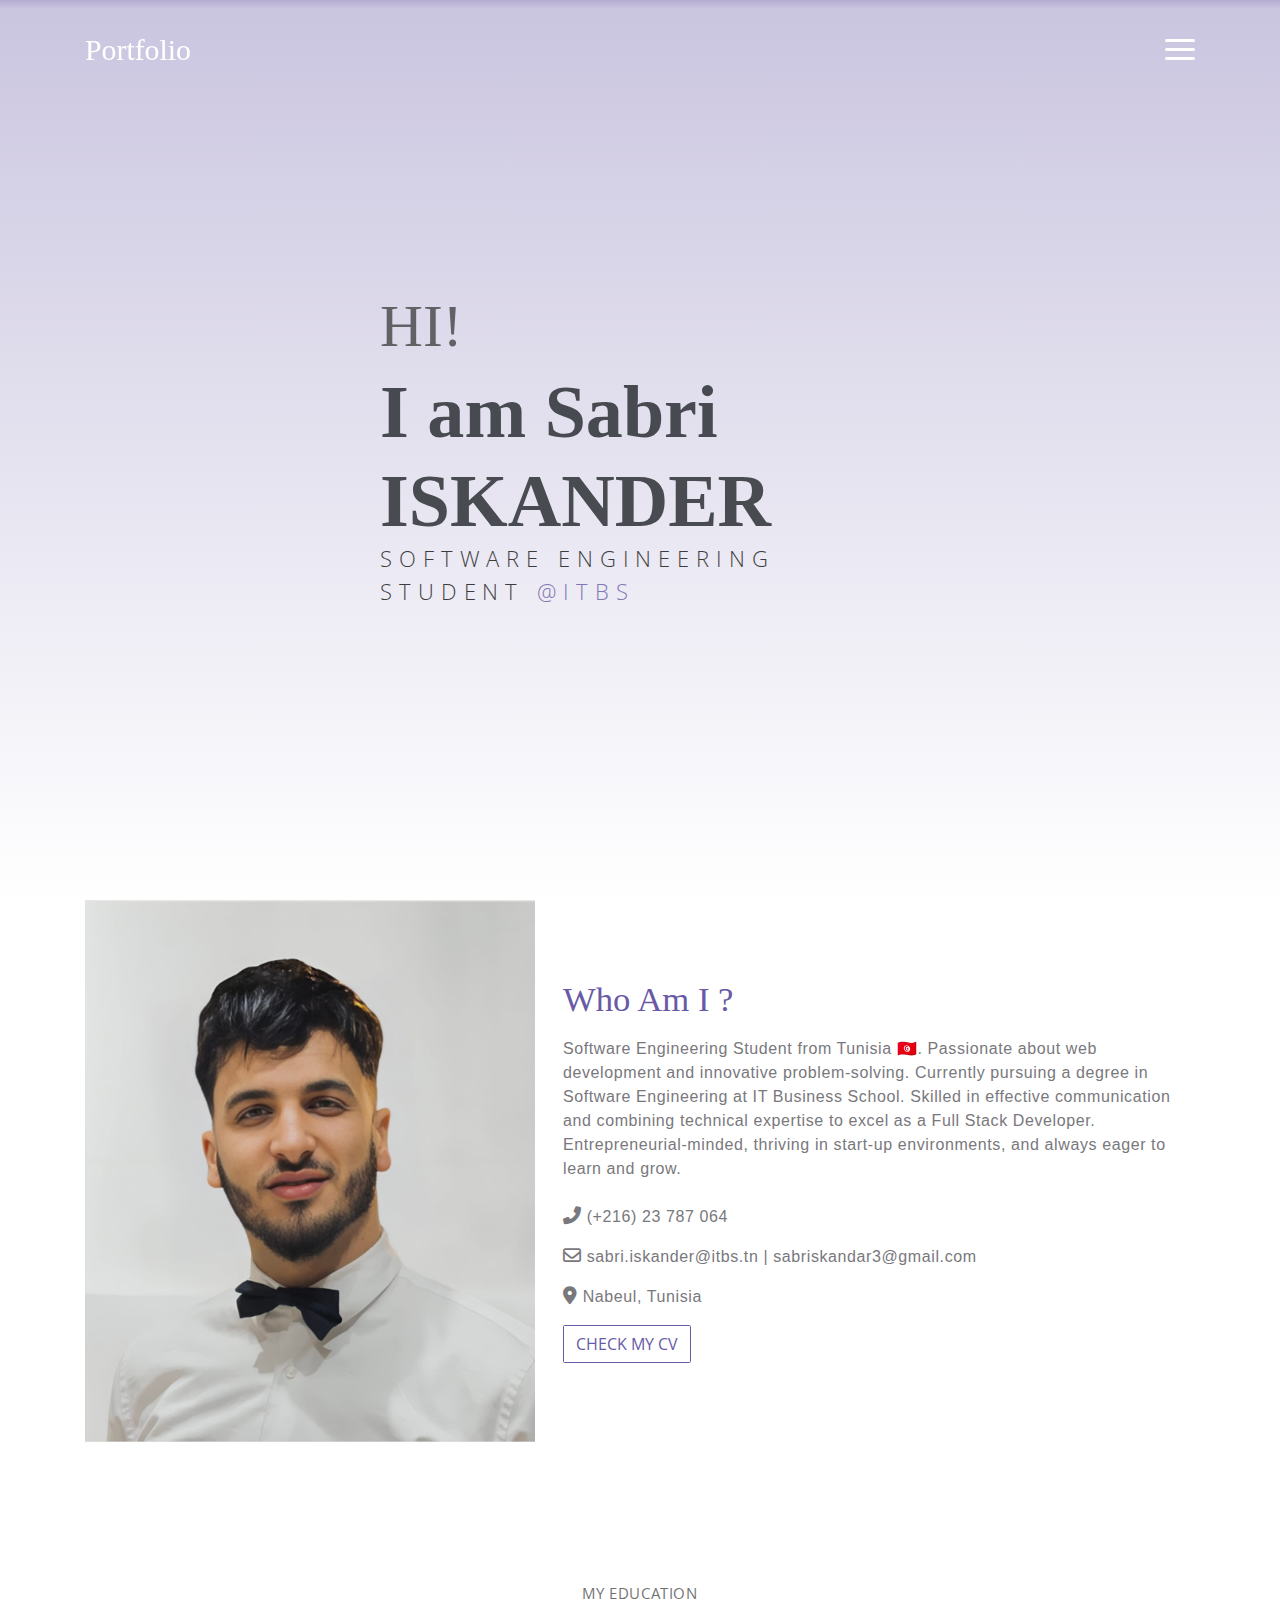
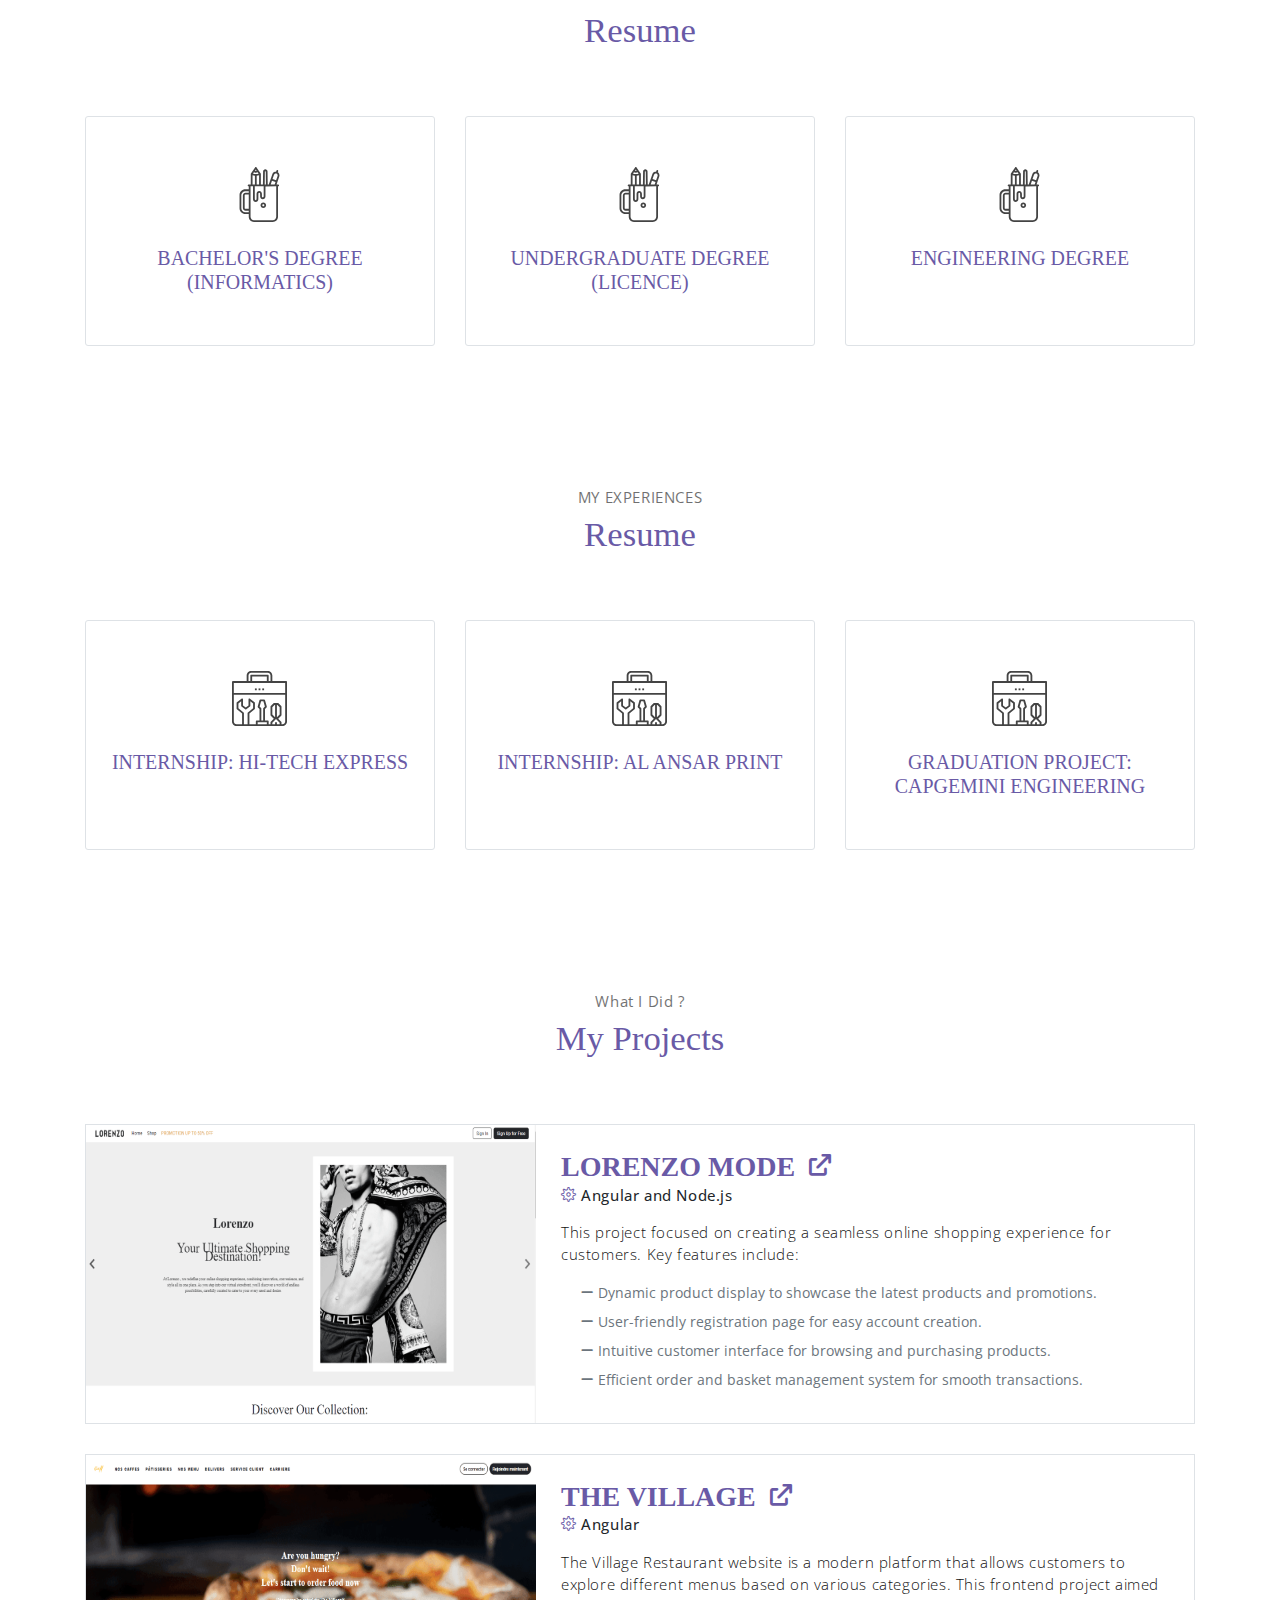
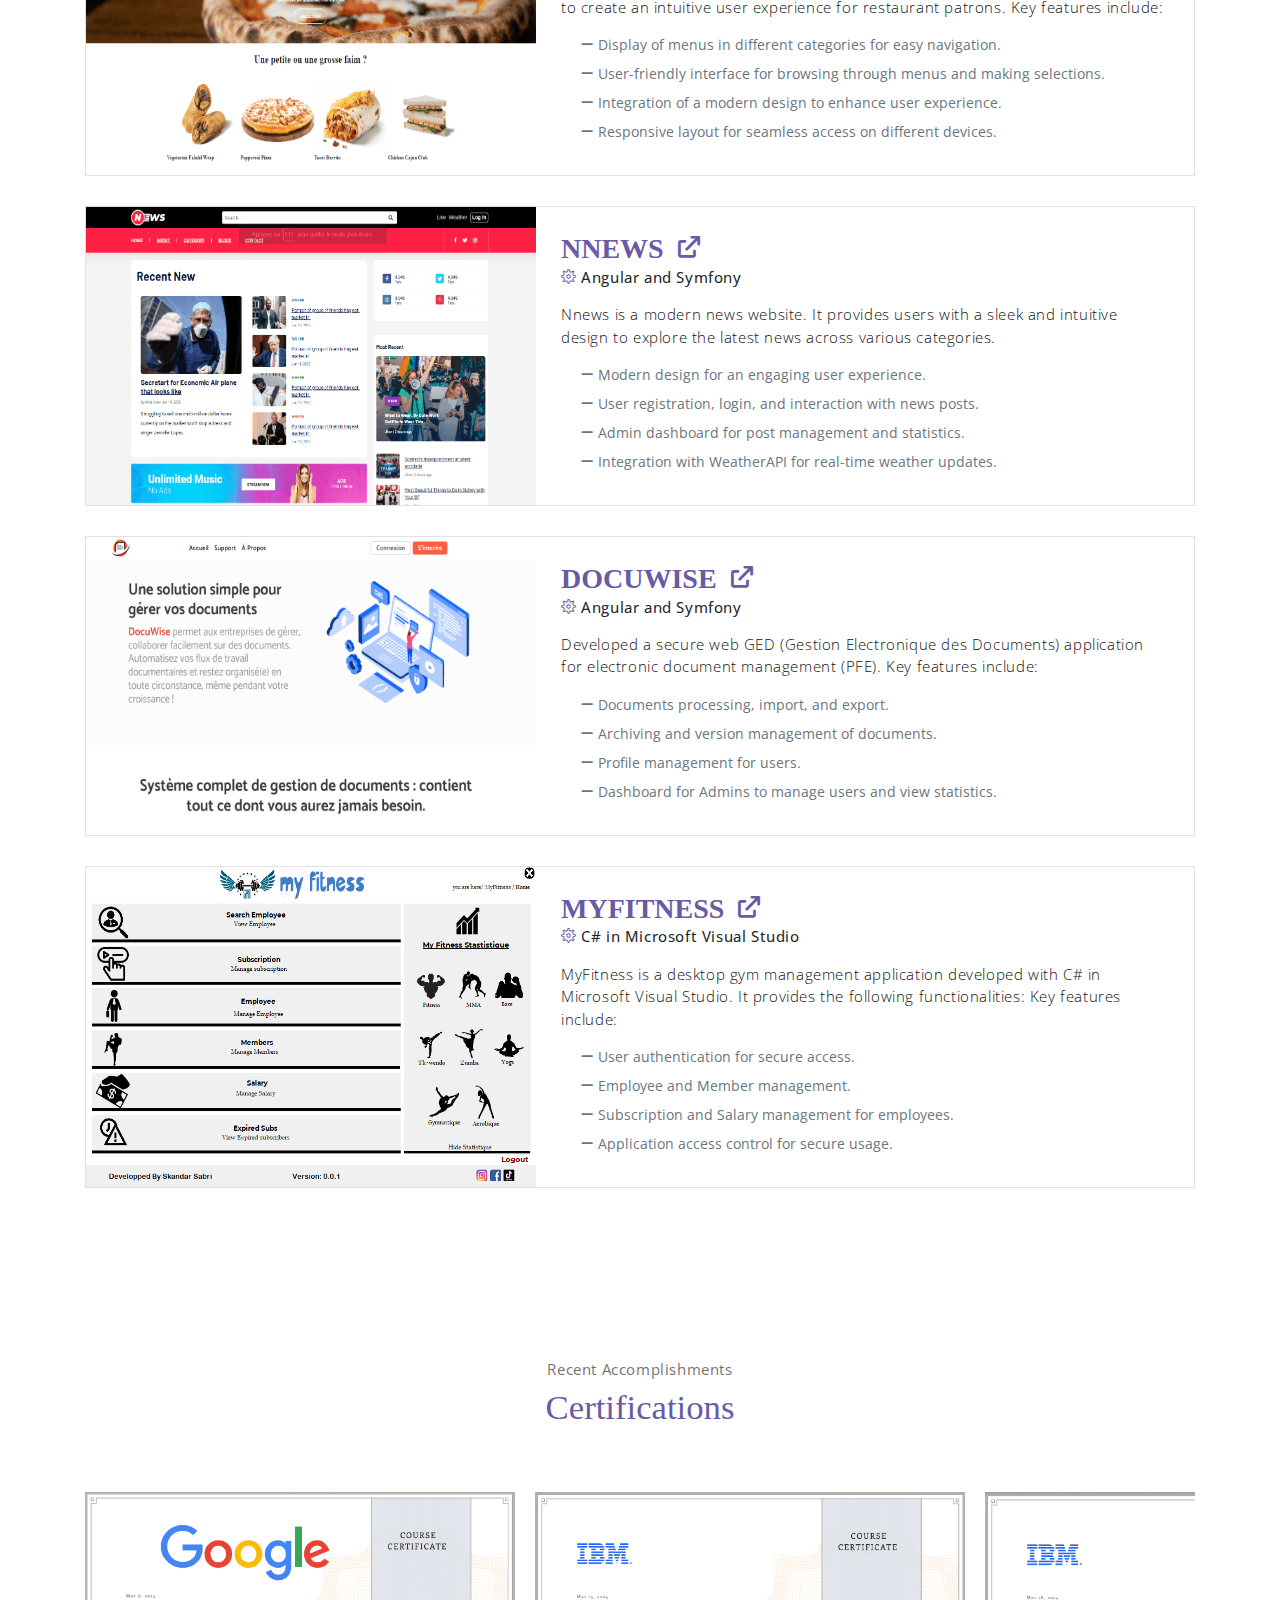
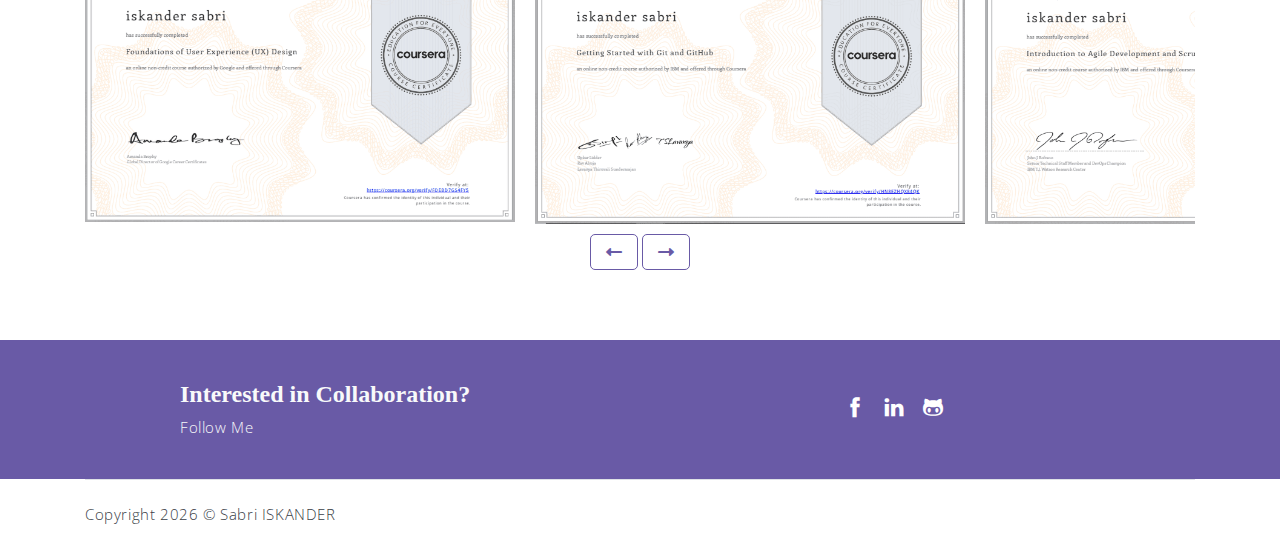
<file: index.html>
<!DOCTYPE html>
<html lang="en">

<head>
    <meta charset="utf-8">
    <meta name="viewport" content="width=device-width, initial-scale=1, shrink-to-fit=no">
    <meta name="description" content="ISKANDER Porfolio">
    <meta name="author" content="Devcrud">
    <title>SABRI ISKANDER</title>
    <!-- font icons -->
    <link rel="stylesheet" href="assets/vendors/themify-icons/css/themify-icons.css">
    <!-- Font Awesome CSS -->
    <link rel="stylesheet" href="https://cdnjs.cloudflare.com/ajax/libs/font-awesome/6.0.0-beta3/css/all.min.css">

    <!-- Bootstrap CSS (assuming you're using Bootstrap 5) -->
    <link href="https://cdnjs.cloudflare.com/ajax/libs/bootstrap/5.3.0/css/bootstrap.min.css" rel="stylesheet">
    <!-- Bootstrap + Meyawo main styles -->
    <link rel="stylesheet" href="assets/css/meyawo.css">
</head>

<body data-spy="scroll" data-target=".navbar" data-offset="40" id="home">

    <!-- Page Navbar -->
    <nav class="custom-navbar" data-spy="affix" data-offset-top="20">
        <div class="container">
            <a class="logo" href="#">Portfolio</a>
            <ul class="nav">
                <li class="item">
                    <a class="link" href="#home">Home</a>
                </li>
                <li class="item">
                    <a class="link" href="#about">About</a>
                </li>
                
                <li class="item">
                    <a class="link" href="#service">Resume</a>
                </li>
                <li class="item">
                    <a class="link" href="#blog">Projects</a>
                </li>

                <li class="item">
                    <a class="link" href="#Certifications">Certifications</a>
                </li>
                
                <li class="item ml-md-3">
                    <a href="#followme" class="btn btn-primary">Follow Me</a>
                </li>
            </ul>
            <a href="javascript:void(0)" id="nav-toggle" class="hamburger hamburger--elastic">
                <div class="hamburger-box">
                    <div class="hamburger-inner"></div>
                </div>
            </a>
        </div>
    </nav><!-- End of Page Navbar -->

    <!-- page header -->
    <header id="home" class="header">
        <div class="overlay"></div>
        <div class="header-content container">
            <h1 class="header-title">
                <span class="up">HI!</span>
                <span class="down">I am Sabri ISKANDER</span>
            </h1>
            <p class="header-subtitle">SOFTWARE ENGINEERING STUDENT  <a href="https://itbs.tn/" class="link">@ITBS</a>
            </p>        
        </div>
    </header><!-- end of page header -->

    <!-- about section -->
    <section class="section pt-0" id="about">
        <!-- container -->
        <div class="container text-center">
            <!-- about wrapper -->
            <div class="about">
                <div class="about-img-holder">
                    <img src="assets/imgs/person.PNG" class="about-img"
                        alt="img">
                </div>
                <div class="about-caption ml-2">
                    <h2 class="section-title mb-3">Who Am I ?</h2>
                    <p>
                     Software Engineering Student from Tunisia 🇹🇳. Passionate about web development and innovative problem-solving. Currently pursuing a degree in Software Engineering at IT Business School. Skilled in effective communication and combining technical expertise to excel as a Full Stack Developer. Entrepreneurial-minded, thriving in start-up environments, and always eager to learn and grow.
                    </p>
                    <div class="additional-info mt-4">
                        <p><i class="fas fa-phone-alt" style="font-size:18px"></i> (+216) 23 787 064</p>
                        <p><i class="far fa-envelope" style="font-size:18px"></i> sabri.iskander@itbs.tn | sabriskandar3@gmail.com</p>
                        <p><i class="fas fa-map-marker-alt" style="font-size:18px"></i> Nabeul, Tunisia</p>
                    </div>
                    
                    <!-- End of Additional Information -->
                    <a class="btn btn btn-outline-primary mt-0" href="https://drive.google.com/file/d/1nIr89iE0sc5937UAV6_zKG_dEqYcJrDu/view?usp=sharing">CHECK MY CV</a>
                </div>
            </div><!-- end of about wrapper -->
        </div><!-- end of container -->
    </section><!-- end of about section -->
    
    <!-- service section -->
    <section class="section" id="service">
        <div class="container text-center">
            <p class="section-subtitle">MY EDUCATION</p>
            <h6 class="section-title mb-6">Resume</h6>
    
            <!-- row -->
            <div class="row">
                <div class="col-md-6 col-lg-4">
                    <div class="service-card">
                        <div class="body">
                            <img src="assets/imgs/pencil-case.svg" alt="Bachelor's Degree (Informatics)" class="icon" alt="img">
                            <h6 class="title">BACHELOR'S DEGREE (INFORMATICS)</h6>
                            <p class="subtitle">Dar Chaabane El Fehri high school, SEPTEMBER 2017 - 2018</p>
                        </div>
                    </div>
                </div>
                
                
                <div class="col-md-6 col-lg-4">
                    <div class="service-card">
                        <div class="body">
                            <img src="assets/imgs/pencil-case.svg"
                                alt="Undergraduate Degree (Licence)"
                                class="icon">
                            <h6 class="title">UNDERGRADUATE DEGREE (LICENCE)</h6>
                            <p class="subtitle">Higher Institute of Technological Studies - Nabeul, SEPTEMBRE 2020 - 2023 </p>
                        </div>
                    </div>
                </div>
                <div class="col-md-6 col-lg-4">
                    <div class="service-card">
                        <div class="body">
                            <img src="assets/imgs/pencil-case.svg"
                                alt="Engineering Degree"
                                class="icon">
                            <h6 class="title">ENGINEERING DEGREE</h6>
                            <p class="subtitle">Private Engineering School - IT Business School - Nabeul, (En cours)</p>
                        </div>
                    </div>
                </div>
            </div>
        </div>
    </section><!-- end of MY EDUCATION section -->
    



    <section class="section" id="service">
        <div class="container text-center">
            <p class="section-subtitle">MY EXPERIENCES</p>
            <h6 class="section-title mb-6">Resume</h6>
    
            <!-- row -->
            <div class="row">
                <div class="col-md-6 col-lg-4">
                    <div class="service-card">
                        <div class="body">
                            <img src="assets/imgs/toolbox.svg"
                                alt="Bachelor's Degree (Informatics)"
                                class="icon">
                            <h6 class="title">INTERNSHIP: HI-TECH EXPRESS </h6>
                            <p class="subtitle" style="text-align: center;">- Advice and customer interaction during sales of hi-tech products, based on the latest technological developments.</p>
                        </div>
                    </div>
                </div>
                <div class="col-md-6 col-lg-4">
                    <div class="service-card">
                        <div class="body">
                            <img src="assets/imgs/toolbox.svg"
                                alt="Undergraduate Degree (Licence)"
                                class="icon">
                            <h6 class="title">INTERNSHIP: AL ANSAR PRINT</h6>
                                <p class="subtitle">- Website admin & management (WordPress) and Professional UI/UX for Websites & Mobile Apps</p>

                        </div>
                    </div>
                </div>
                <div class="col-md-6 col-lg-4">
                    <div class="service-card">
                        <div class="body">
                            <img src="assets/imgs/toolbox.svg"
                                alt="Engineering Degree"
                                class="icon">
                            <h6 class="title">GRADUATION PROJECT: CAPGEMINI ENGINEERING</h6>
                            <p class="subtitle">- Create an internal and private web application for managing electronic documents using angular and symfony</p>
                        </div>
                    </div>
                </div>
            </div>
        </div>
    </section><!-- end of MY EXPERIENCES section -->
    

    <!-- blog section -->
    <section class="section" id="blog">
        <!-- container -->
        <div class="container text-center">
            <p class="section-subtitle">What I Did ?</p>
            <h6 class="section-title mb-6">My Projects</h6>
            <!-- blog-wrapper -->
            <div class="blog-card">
                <div class="blog-card-header">
                    <img src="assets/imgs/lorenzoo.PNG" class="blog-card-img" alt="img" >
                </div>
                <div class="blog-card-body">
                    <div class="title-with-icon">
                        <h3 class="blog-card-title">LORENZO MODE</h3><a href="https://github.com/skandar1999/Lorenzo" target="_blank" rel="noopener noreferrer">
                            <i class="fa fa-external-link"></i>
                        </a>
                    </div>
                    <p class="blog-card-caption">
                        <a href="#" class="text-dark"><i class="ti-settings text-primary"></i> Angular and Node.js</a>
                    </p>
                    <p>
                        This project focused on creating a seamless online shopping experience for customers. Key features include:
                    </p>
                    <ul class="list-unstyled">
                        <li><i class="fa fa-minus"></i> Dynamic product display to showcase the latest products and promotions.</li>
                        <li><i class="fa fa-minus"></i> User-friendly registration page for easy account creation.</li>
                        <li><i class="fa fa-minus"></i> Intuitive customer interface for browsing and purchasing products.</li>
                        <li><i class="fa fa-minus"></i> Efficient order and basket management system for smooth transactions.</li>
                    </ul>
                    
                </div>
            </div><!-- end of blog wrapper -->
            
            


            <div class="blog-card">
                <div class="blog-card-header">
                    <img src="assets/imgs/thevillage.PNG" class="blog-card-img" alt="img">
                </div>
                <div class="blog-card-body">            

                    <div class="title-with-icon">
                        
                        <h3 class="blog-card-title">THE VILLAGE</h3><a href="https://github.com/skandar1999/the-village" target="_blank" rel="noopener noreferrer">
                            <i class="fa fa-external-link"></i>
                        </a>
                    </div>
                    <p class="blog-card-caption">
                        <a href="#" class="text-dark"><i class="ti-settings text-primary"></i> Angular</a>
                    </p>
                    <p>
                        The Village Restaurant website is a modern platform that allows customers to explore different menus based on various categories. This frontend project aimed to create an intuitive user experience for restaurant patrons. Key features include:
                    </p>
                    <ul class="list-unstyled">
                        <li><i class="fa fa-minus"></i> Display of menus in different categories for easy navigation.</li>
                        <li><i class="fa fa-minus"></i> User-friendly interface for browsing through menus and making selections.</li>
                        <li><i class="fa fa-minus"></i> Integration of a modern design to enhance user experience.</li>
                        <li><i class="fa fa-minus"></i> Responsive layout for seamless access on different devices.</li>
                    </ul>
                </div>
            </div><!-- end of blog wrapper -->
          
            <div class="blog-card">
                <div class="blog-card-header">
                    <img src="assets/imgs/nnewws.PNG" class="blog-card-img" alt="img">
                </div>
                <div class="blog-card-body">
                 

                    <div class="title-with-icon">
                      
                        <h3 class="blog-card-title">NNEWS</h3>
                        <a href="https://github.com/skandar1999/ChronoNewsHub-FrontEnd-Angular" target="_blank" rel="noopener noreferrer">
                            <i class="fa fa-external-link"></i>
                        </a>
                    </div>
                
                    <p class="blog-card-caption">
                        <a href="#" class="text-dark"><i class="ti-settings text-primary"></i> Angular and Symfony</a>
                    </p>
                    <p>
                        Nnews is a modern news website. It provides users with a sleek and intuitive design to explore the latest news across various categories.
                    </p>
                    <ul class="list-unstyled">
                        <li><i class="fa fa-minus"></i> Modern design for an engaging user experience.</li>
                        <li><i class="fa fa-minus"></i> User registration, login, and interaction with news posts.</li>
                        <li><i class="fa fa-minus"></i> Admin dashboard for post management and statistics.</li>
                        <li><i class="fa fa-minus"></i> Integration with WeatherAPI for real-time weather updates.</li>
                    </ul>
                </div>
                
            </div><!-- end of blog wrapper -->


            <div class="blog-card">
                <div class="blog-card-header">
                    <img src="assets/imgs/geddd.PNG" class="blog-card-img" alt="img">
                </div>
                <div class="blog-card-body">
                    <div class="title-with-icon">
                        
                        <h3 class="blog-card-title">DOCUWISE</h3>
                        <a href="https://github.com/skandar1999/PFE-Frontend-Angular" target="_blank" rel="noopener noreferrer">
                            <i class="fa fa-external-link"></i>
                        </a>
                    </div>
                
                    <p class="blog-card-caption">
                        <a href="#" class="text-dark"><i class="ti-settings text-primary"></i> Angular and Symfony</a>
                    </p>
                    <p>
                        Developed a secure web GED (Gestion Electronique des Documents) application for electronic document management (PFE). Key features include:                    </p>
                    <ul class="list-unstyled">
                        <li><i class="fa fa-minus"></i> Documents processing, import, and export.</li>
                        <li><i class="fa fa-minus"></i> Archiving and version management of documents.</li>
                        <li><i class="fa fa-minus"></i> Profile management for users.</li>
                        <li><i class="fa fa-minus"></i> Dashboard for Admins to manage users and view statistics.</li>

                    </ul>
                </div>
                
            </div><!-- end of blog wrapper -->


            <div class="blog-card">
                <div class="blog-card-header">
                    <img src="assets/imgs/desktop.PNG" class="blog-card-img" alt="img">
                </div>
                <div class="blog-card-body">
                    <div class="title-with-icon">
                        
                        <h3 class="blog-card-title">MYFITNESS</h3>
                        <a href="https://github.com/skandar1999/MyFitnessManagment" target="_blank" rel="noopener noreferrer">
                            <i class="fa fa-external-link"></i>
                        </a>
                    </div>
                    <p class="blog-card-caption">
                        <a href="#" class="text-dark"><i class="ti-settings text-primary"></i> C# in Microsoft Visual Studio</a>
                    </p>
                    
                    <p>
                        MyFitness is a desktop gym management application developed with C# in Microsoft Visual Studio. It provides the following functionalities: Key features include:
                    </p>
                    
                    <ul class="list-unstyled">
                        <li><i class="fa fa-minus"></i> User authentication for secure access.</li>
                        <li><i class="fa fa-minus"></i> Employee and Member management.</li>
                        <li><i class="fa fa-minus"></i> Subscription and Salary management for employees.</li>
                        <li><i class="fa fa-minus"></i> Application access control for secure usage.</li>
                    </ul>
                </div>
                
                
            </div><!-- end of blog wrapper -->

            


        </div><!-- end of container -->
    </section><!-- end of blog section -->

    <!-- portfolio section -->
   <!-- portfolio section -->
<section class="section" id="Certifications">
    <div class="container text-center">
        <p class="section-subtitle">Recent Accomplishments</p>
        <h3 class="section-title mb-6">Certifications</h3>
        <!-- Carousel -->
        <div class="cert-carousel-container">
           
            
            <div class="cert-carousel">
                <div class="cert-item">
                    <a href="https://www.coursera.org/account/accomplishments/verify/FDEBD7GS4FY5" class="portfolio-card">
                        <img src="assets/imgs/googleUx.PNG" class="portfolio-card-img" alt="img">
                        <span class="portfolio-card-overlay">
                            <span class="portfolio-card-caption">
                                <h4>Google Foundations of User Experience (UX) Design</h4>
                            </span>
                        </span>
                    </a>
                </div>

                <div class="cert-item">
                    <a href="https://www.coursera.org/account/accomplishments/verify/HN8EZHQX84QK" class="portfolio-card">
                        <img class="portfolio-card-img" src="assets/imgs/ibmgit.PNG" class="img-responsive rounded"
                        alt="img">
                        <span class="portfolio-card-overlay">
                            <span class="portfolio-card-caption">
                                <h4>Getting Started with Git and GitHub </h4>
                            </span>
                        </span>
                    </a>
                </div>

                <div class="cert-item">
                    <a href="https://www.coursera.org/account/accomplishments/verify/MCFHMLVMF84B" class="portfolio-card">
                        <img class="portfolio-card-img" src="assets/imgs/IBMSCUM.PNG" class="img-responsive rounded"
                        alt="img">
                        <span class="portfolio-card-overlay">
                            <span class="portfolio-card-caption">
                                <h4>Introduction to Agile Development and Scrum</h4>
                            </span>
                        </span>
                    </a>
                </div>

                <div class="cert-item">
                    <a href="https://www.coursera.org/account/accomplishments/verify/YGAUSJWRES57" class="portfolio-card">
                        <img class="portfolio-card-img" src="assets/imgs/jira.PNG" class="img-responsive rounded"
                        alt="img">
                        <span class="portfolio-card-overlay">
                            <span class="portfolio-card-caption">
                                <h4>Agile with Atlassian JIRA</h4>
                            </span>
                        </span>
                    </a>
                </div>

                <div class="cert-item">
                    <a href="https://www.coursera.org/account/accomplishments/verify/M2MKJE6WAJG9" class="portfolio-card">
                        <img class="portfolio-card-img" src="assets/imgs/Angularinfinity.PNG" class="img-responsive rounded"
                            alt="img">
                        <span class="portfolio-card-overlay">
                            <span class="portfolio-card-caption">
                                <h4>Frontend Development using Angular</h5>
                            </span>
                        </span>
                    </a>
                </div>

                <div class="cert-item">
                    <a href="https://www.coursera.org/account/accomplishments/verify/PQE7M6LY4T5J" class="portfolio-card" target="_blank">
                        <img class="portfolio-card-img" src="assets/imgs/Tenses.PNG" class="img-responsive rounded"
                            alt="Certifications">
                        <span class="portfolio-card-overlay">
                            <span class="portfolio-card-caption">
                                <h4>Verb Tenses and Passives</h4>
                            </span>
                        </span>
                    </a>
                </div>

                <div class="cert-item">
                    <a href="https://www.udemy.com/certificate/UC-a1101754-5b9d-4285-b015-cbe8e4ad9cf8/" class="portfolio-card">
                        <img class="portfolio-card-img" src="assets/imgs/angularcertif.PNG" class="img-responsive rounded"
                            alt="img">
                        <span class="portfolio-card-overlay">
                            <span class="portfolio-card-caption">
                                <h4>Développez en Full Stack avec Spring Boot et Angular</h5>
                            </span>
                        </span>
                    </a>
                </div> 

                <div class="cert-item">
                    <a href="https://www.udemy.com/certificate/UC-7b3100eb-b364-4969-aa07-f1b386993403/" class="portfolio-card">
                        <img class="portfolio-card-img" src="assets/imgs/figmacertif.PNG" class="img-responsive rounded"
                            alt="img">
                        <span class="portfolio-card-overlay">
                            <span class="portfolio-card-caption">
                                <h4>Figma Design Course. Your Website from Start to Finish</h5>
                            </span>
                        </span>
                    </a>
                </div> 

                <div class="cert-item">
                    <a href="https://www.udemy.com/certificate/UC-1596e8e0-c286-42f4-8dc1-543c686730d8/" class="portfolio-card">
                        <img class="portfolio-card-img" src="assets/imgs/csscertif.PNG" class="img-responsive rounded"
                            alt="img">
                        <span class="portfolio-card-overlay">
                            <span class="portfolio-card-caption">
                                <h4>CSS, Bootstrap ,JavaScript, Web Development Course</h5>
                            </span>
                        </span>
                    </a>
                </div> 

                <div class="cert-item">
                    <a href="https://drive.google.com/file/d/1DG8TW88oQE73JFFkKXpBS5Z-PBmI35R2/view" class="portfolio-card">
                        <img class="portfolio-card-img" src="assets/imgs/oracle.PNG" class="img-responsive rounded"
                        alt="Certifications">
                        <span class="portfolio-card-overlay">
                            <span class="portfolio-card-caption">
                                <h4>Database Programming with SQL Cumulative</h4>
                            </span>
                        </span>
                    </a>
                </div>
                <div class="cert-item">
                    <a href="https://drive.google.com/file/d/1AsRN2vKZjHGm_cNaD_h2i4ZxRBtr_pc_/view?usp=sharing" class="portfolio-card">
                        <img class="portfolio-card-img" src="assets/imgs/EUROMED_Certif.PNG" class="img-responsive rounded"
                        alt="Certifications">
                        <span class="portfolio-card-overlay">
                            <span class="portfolio-card-caption">
                                <h4>EUROMED EVE MEMBER CERTIFICAT </h4>
                            </span>
                        </span>
                    </a>
                </div>
            </div>
            
            
        </div>
       
        <button class="btn btn-outline-light btn-prev" type="button" aria-label="Bouton précédent">
            <i class="fas fa-long-arrow-alt-left"></i>
        </button>
        <button class="btn btn-outline-light btn-next" type="button" aria-label="Bouton précédent">
            <i class="fas fa-long-arrow-alt-right"></i>
        </button>
        
    </div>
</section>


    

   
   


    <section class="section-sm bg-primary" id="followme">
        <!-- container -->
        <div class="container text-center text-sm-left">
            <!-- row -->
            <div class="row align-items-center">
                <div class="col-sm offset-md-1 mb-4 mb-md-0">
                    <h6 class="title text-light">Interested in Collaboration?</h6>
                    <p class="m-0 text-light">Follow Me</p>
                </div>
                <div class="col-sm offset-sm-2 offset-md-3">
                    <div class="social-links text-right m-auto ml-sm-auto">
                        <a href="https://www.facebook.com/profile.php?id=100020074085621" class="link"><i class="ti-facebook"></i></a>
                        <a href="https://www.linkedin.com/in/sabri-iskander-3a8153216/" class="link"><i class="ti-linkedin"></i></a>
                        <a href="https://github.com/skandar1999" class="link"><i class="ti-github"></i></a>

                    </div>
                </div>
            </div> <!-- end of row -->
        </div> <!-- end of container -->
    </section> <!-- end of section -->
    
    <!-- footer -->
    <div class="container">
        <footer class="footer" >
            <p class="mb-0">Copyright <script>document.write(new Date().getFullYear())</script> &copy; Sabri ISKANDER</p>            
        </footer>
    </div> <!-- end of page footer -->

    <!-- core  -->
    <script src="assets/vendors/jquery/jquery-3.4.1.js"></script>
    <script src="assets/vendors/bootstrap/bootstrap.bundle.js"></script>

    <!-- bootstrap 3 affix -->
    <script src="assets/vendors/bootstrap/bootstrap.affix.js"></script>

    <!-- Meyawo js -->
    <script src="assets/js/meyawo.js"></script>

</body>

</html>
</file>
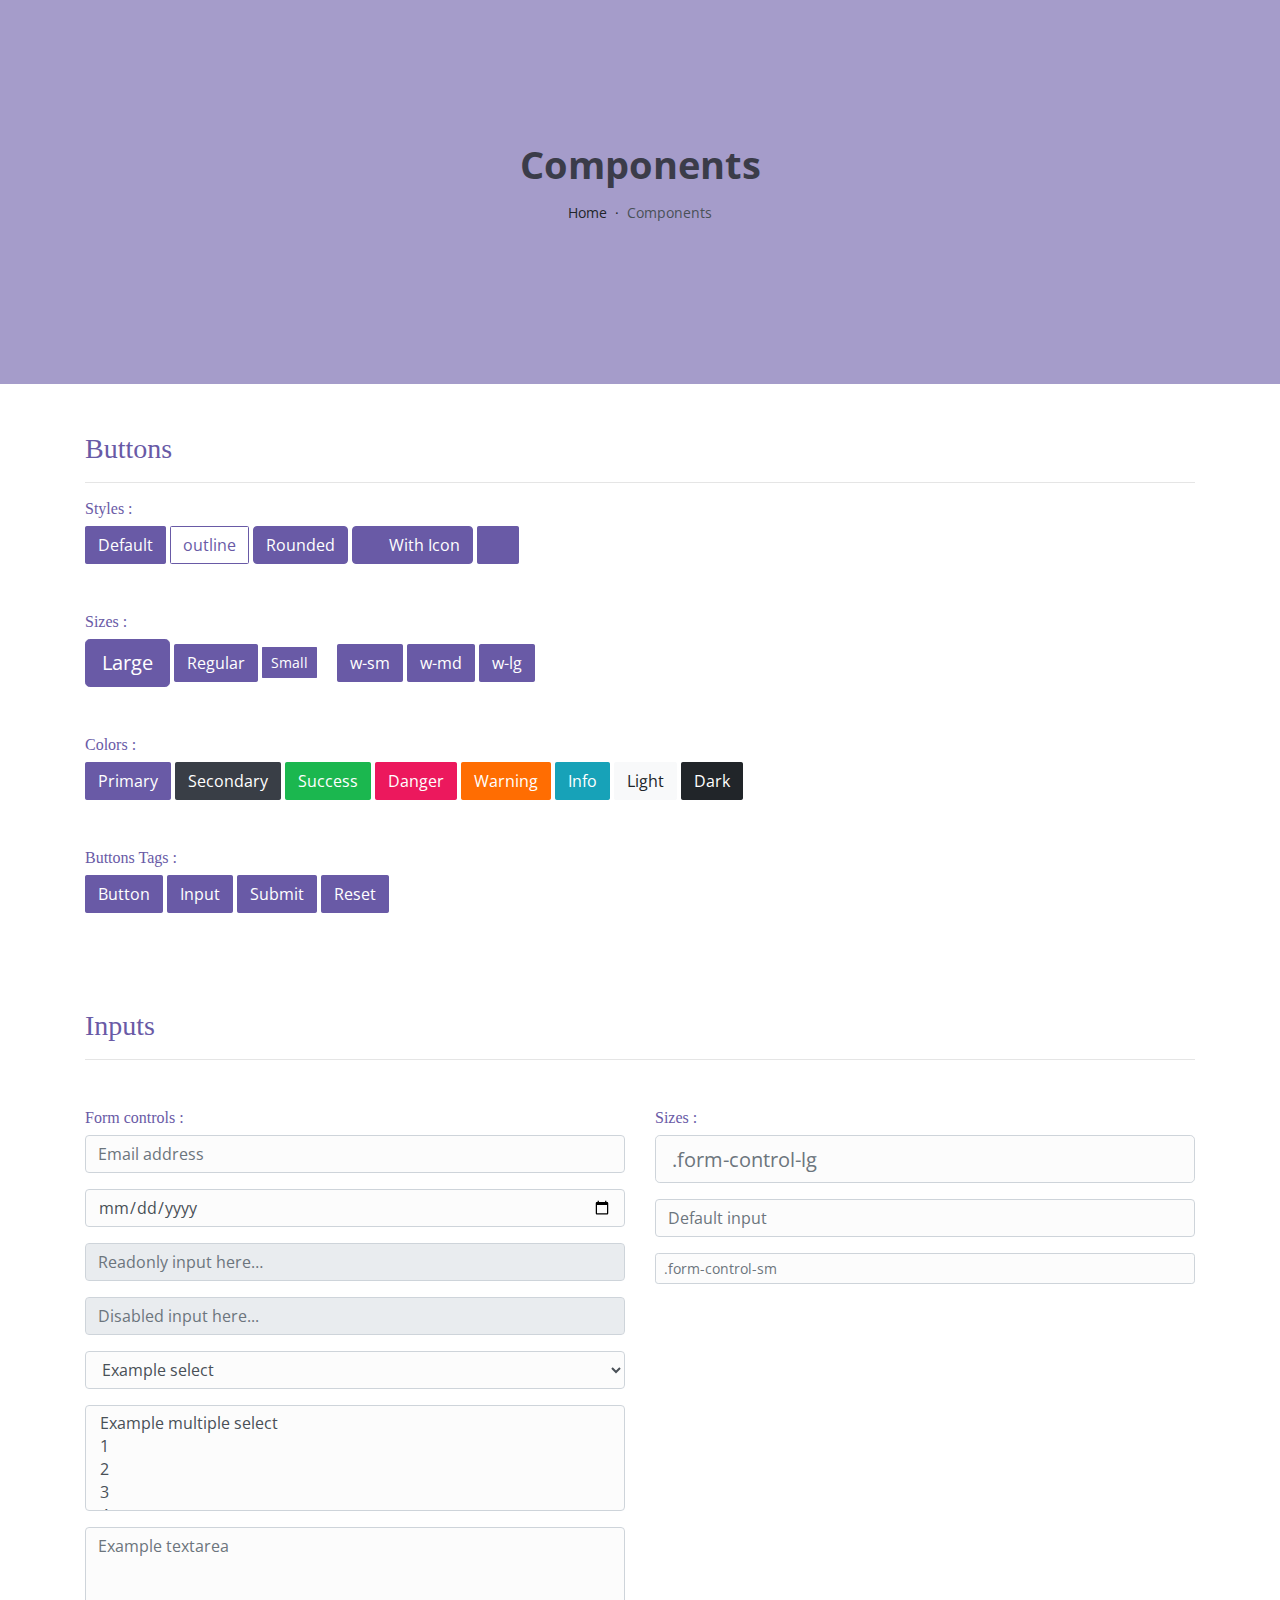
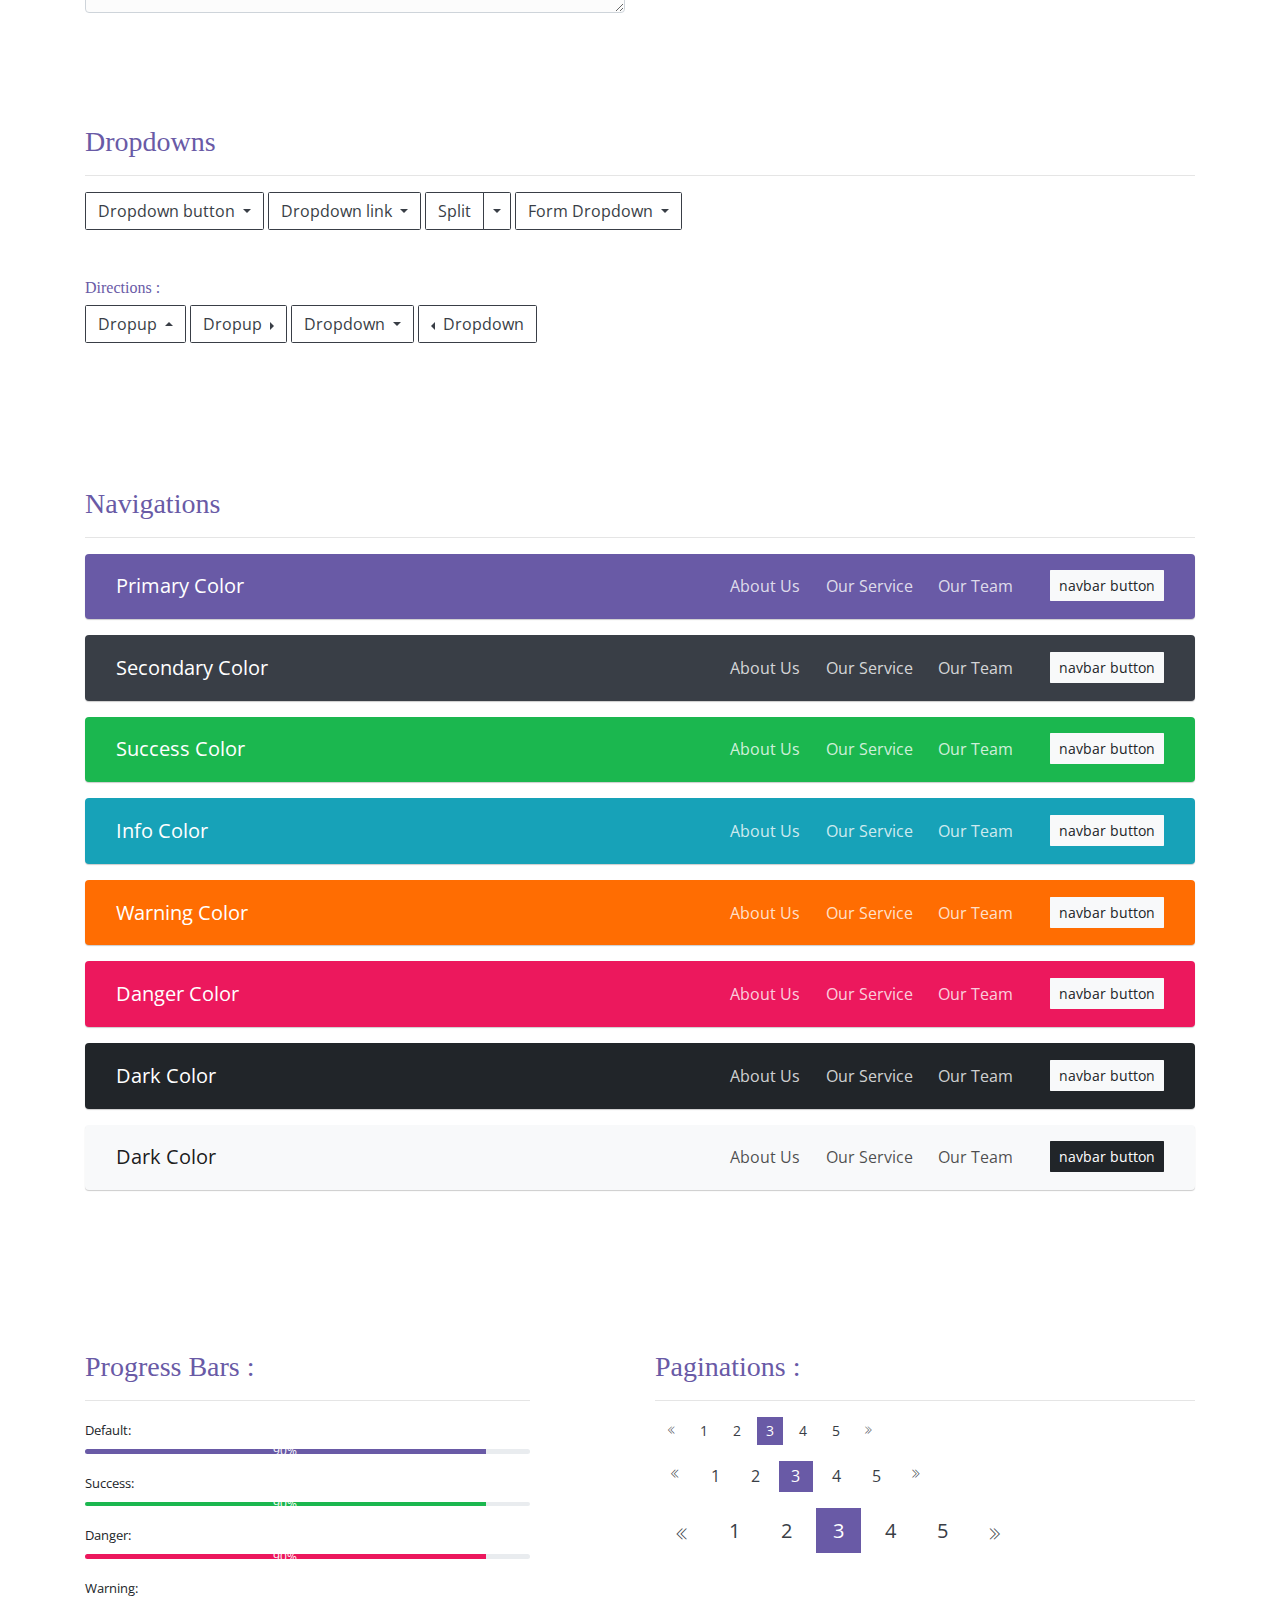
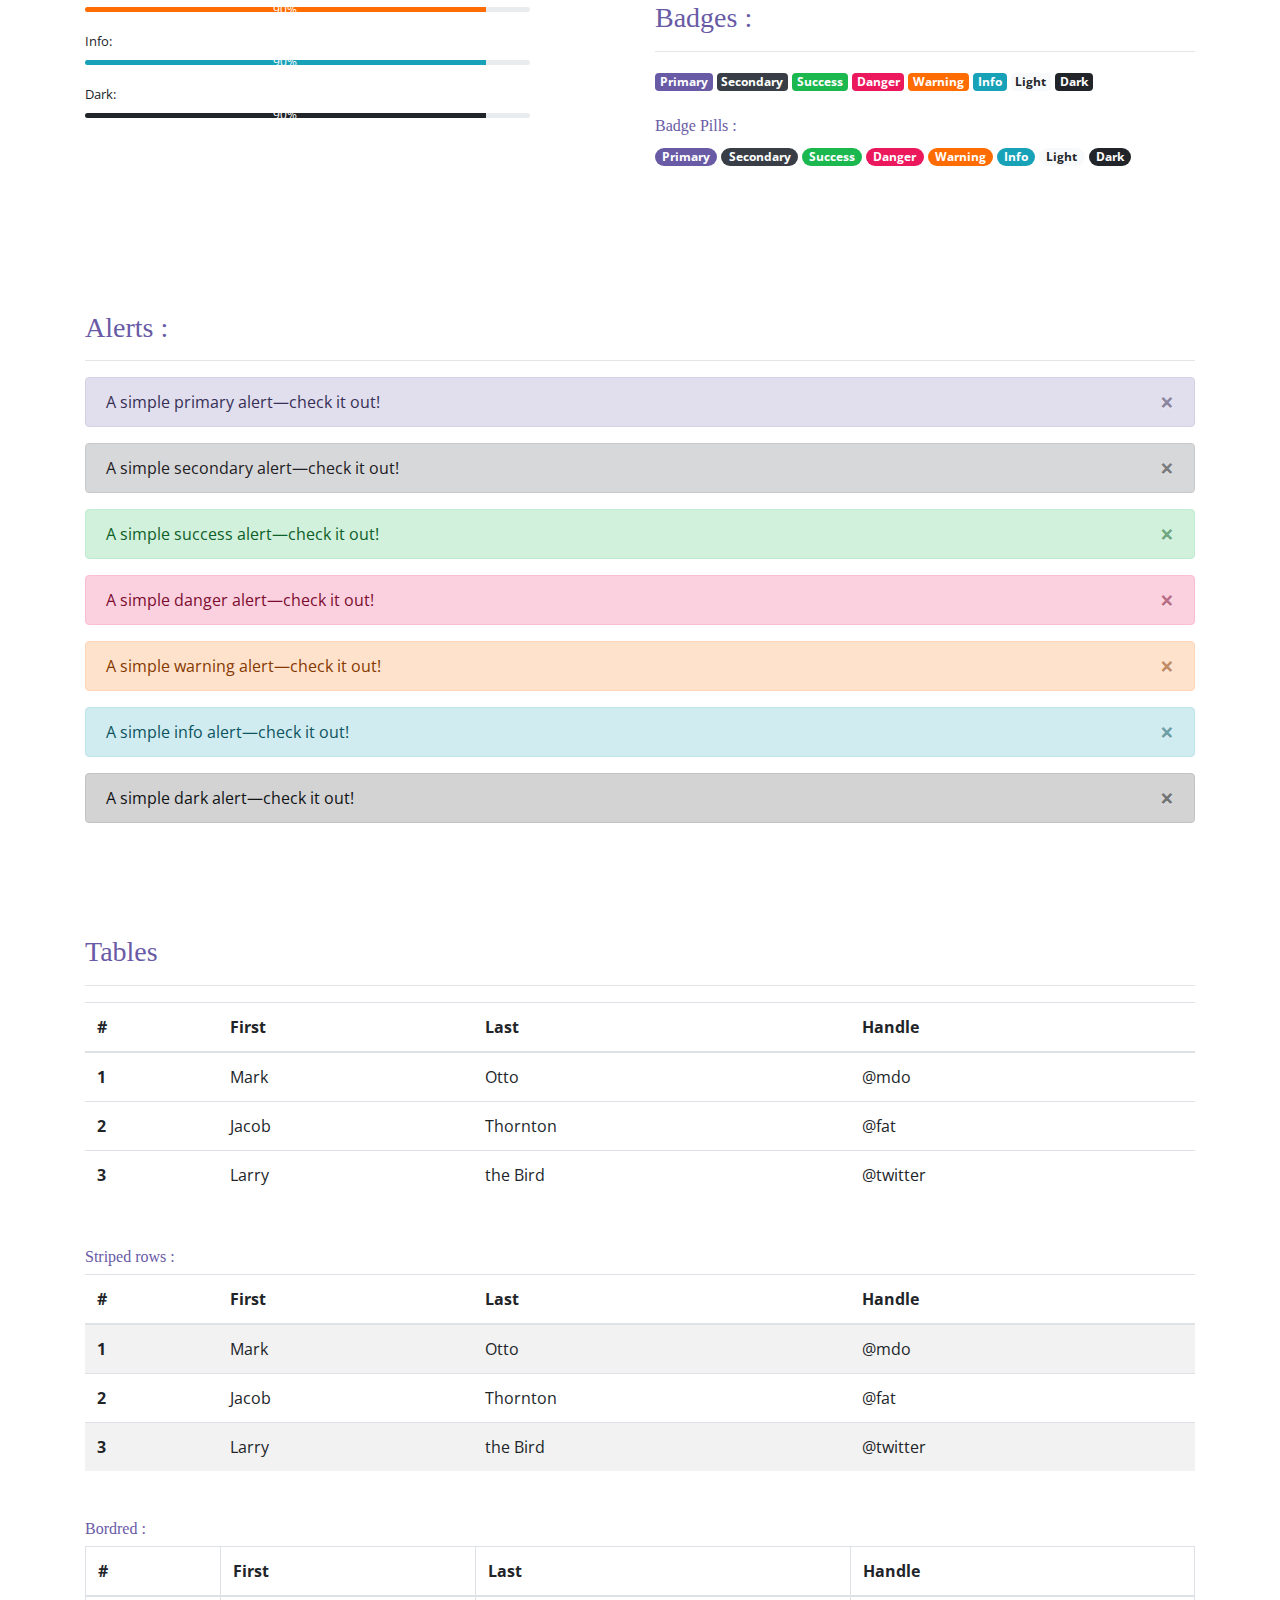
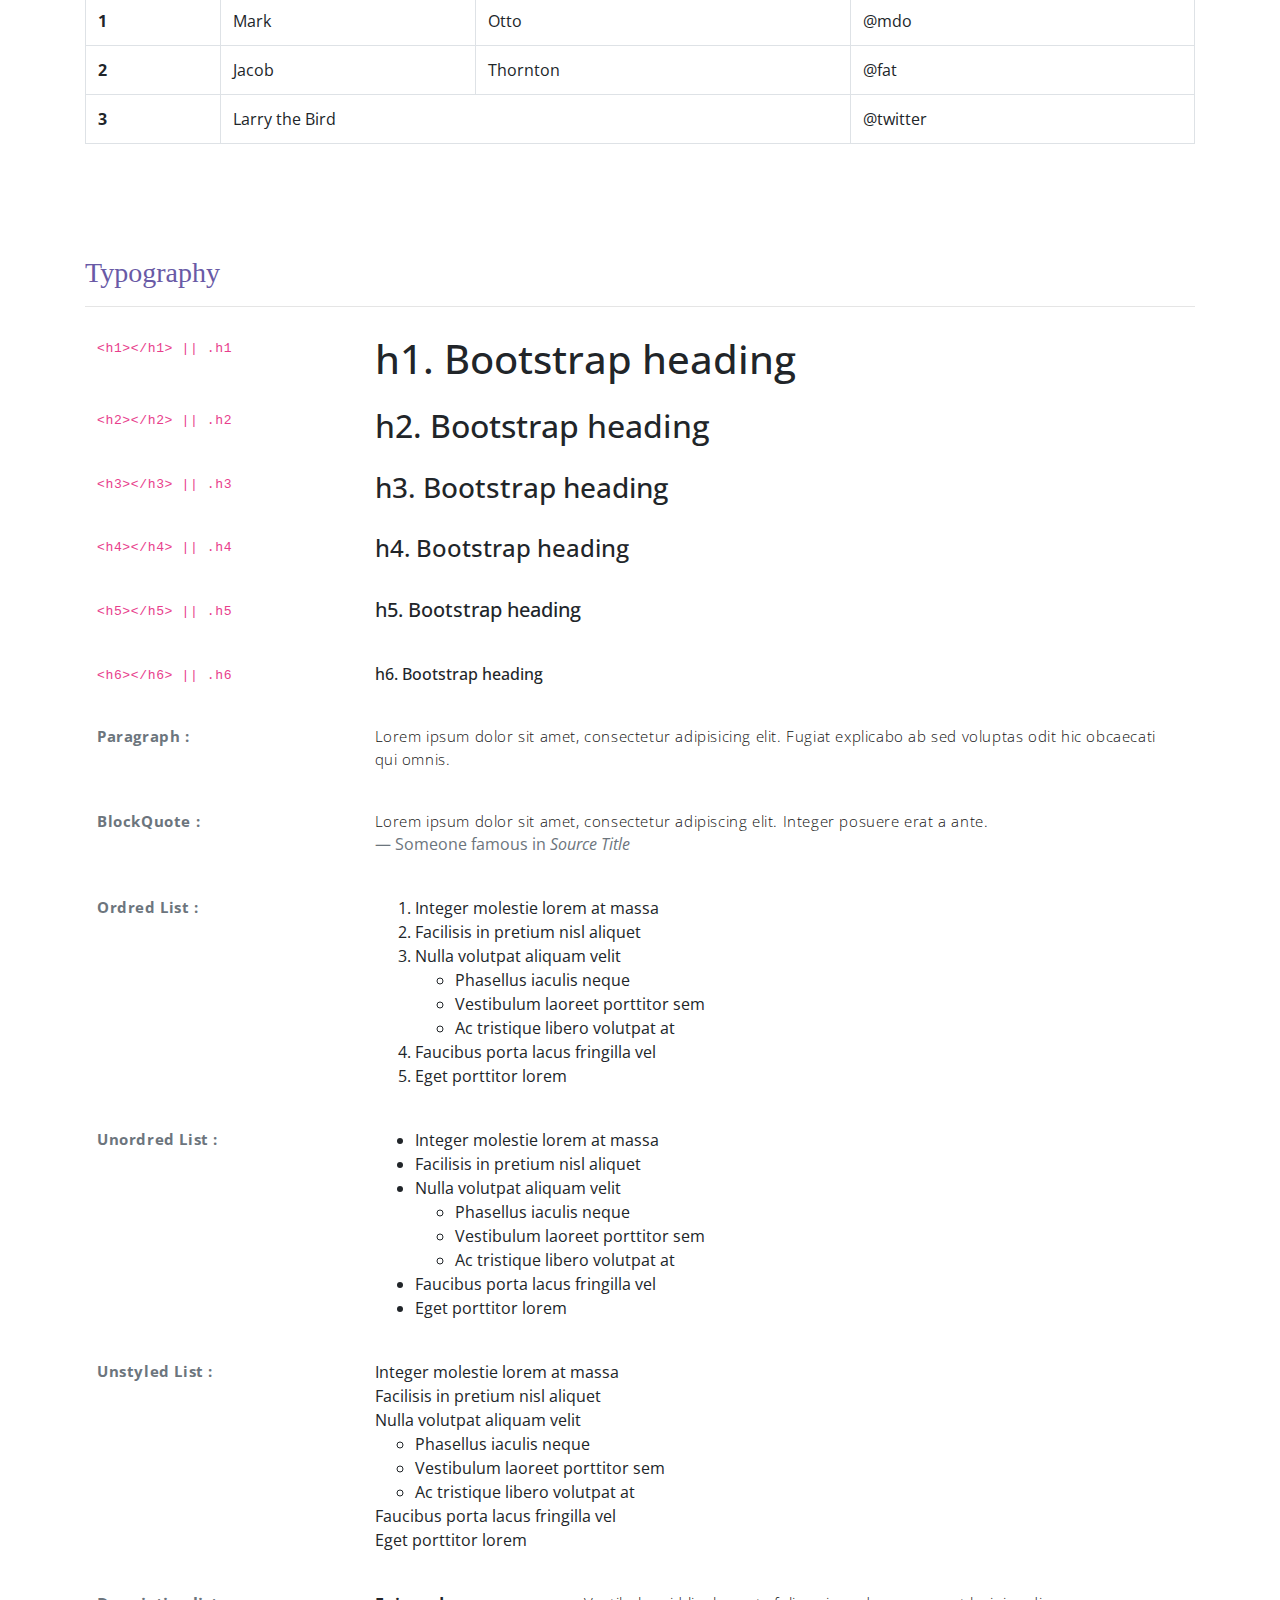
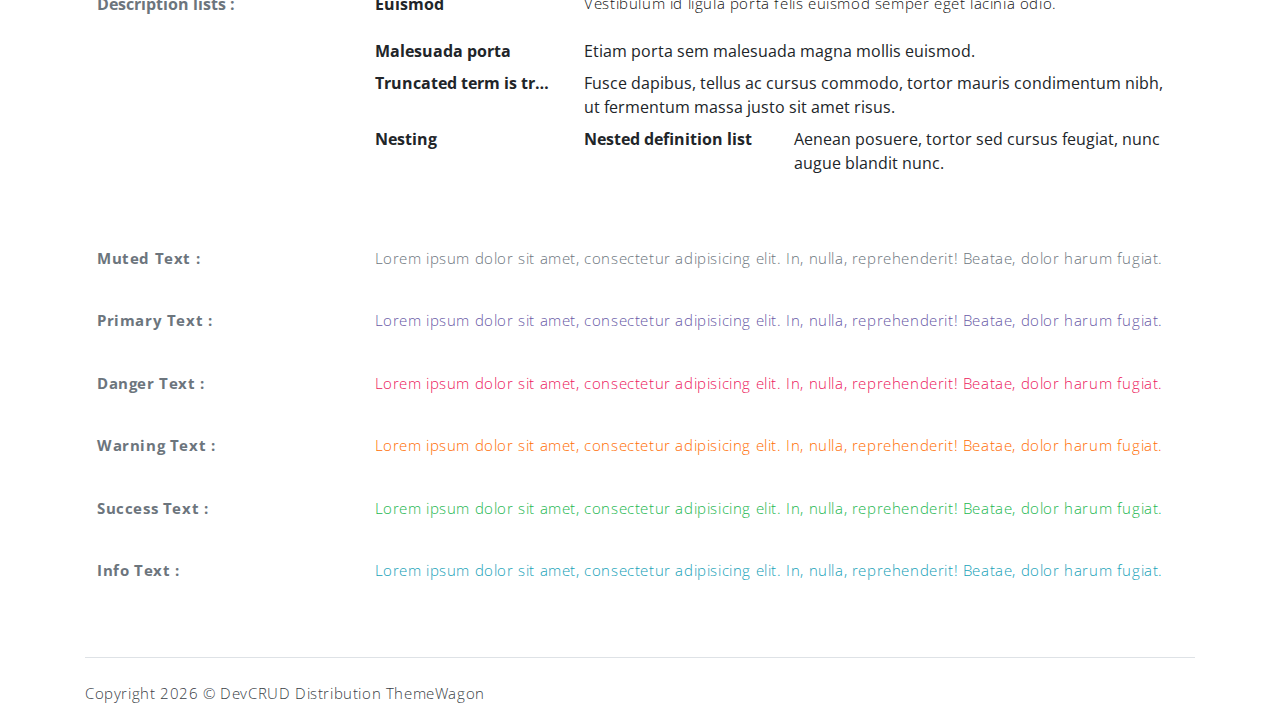
<file: components.html>
<!DOCTYPE html>
<html lang="en">

<head>
   <meta charset="utf-8">
   <meta name="viewport" content="width=device-width, initial-scale=1, shrink-to-fit=no">
   <meta name="description" content="ISKANDER Porfolio">
   <meta name="author" content="Devcrud">
   <title>Skandar Porfolio </title>
   <!-- font icons -->
   <link rel="stylesheet" href="assets/vendors/themify-icons/css/themify-icons.css">
   <!-- Bootstrap + Steller  -->
   <link rel="stylesheet" href="assets/css/meyawo.css">
</head>

<body>

   <!-- Page Header -->
   <header class="header header-mini">
      <div class="header-title">Components</div>
      <nav aria-label="breadcrumb">
         <ol class="breadcrumb">
            <li class="breadcrumb-item"><a href="/">Home</a></li>
            <li class="breadcrumb-item active" aria-current="page">Components</li>
         </ol>
      </nav>
   </header> <!-- End Of Page Header -->

   <!-- main content -->
   <div class="container">

      <!-- Buttons -->
      <h3 class="mt-5">Buttons</h3>
      <hr>
      <h6 class="section-secondary-title">Styles :</h6>
      <button class="btn btn-primary">Default</button>
      <button class="btn btn-outline-primary">outline</button>
      <button class="btn btn-primary rounded">Rounded</button>
      <button class="btn btn-primary rounded"><i class="ti-thumb-up pr-1"></i> With Icon</button>
      <button class="btn btn-primary circle"><i class="ti-heart"></i></button>

      <h6 class="section-secondary-title mt-5">Sizes :</h6>
      <button class="btn btn-primary btn-lg">Large</button>
      <button class="btn btn-primary ">Regular</button>
      <button class="btn btn-primary btn-sm">Small</button>
      <button class="btn btn-primary w-sm ml-3">w-sm</button>
      <button class="btn btn-primary w-md">w-md</button>
      <button class="btn btn-primary w-lg">w-lg</button>

      <h6 class="section-secondary-title mt-5">Colors :</h6>
      <button type="button" class="btn btn-primary">Primary</button>
      <button type="button" class="btn btn-secondary">Secondary</button>
      <button type="button" class="btn btn-success">Success</button>
      <button type="button" class="btn btn-danger">Danger</button>
      <button type="button" class="btn btn-warning">Warning</button>
      <button type="button" class="btn btn-info">Info</button>
      <button type="button" class="btn btn-light">Light</button>
      <button type="button" class="btn btn-dark">Dark</button>

      <h6 class="section-secondary-title mt-5">Buttons Tags :</h6>
      <button class="btn btn-primary" type="submit">Button</button>
      <input class="btn btn-primary" type="button" value="Input">
      <input class="btn btn-primary" type="submit" value="Submit">
      <input class="btn btn-primary" type="reset" value="Reset">

      <!-- devider -->
      <div class="py-5"></div>

      <!-- Inputs -->
      <h3>Inputs</h3>
      <hr>
      <div class="row mt-5">
         <div class="col-md-6">
            <h6 class="section-secondary-title">Form controls :</h6>
            <div class="form-group">
               <input type="email" class="form-control" id="exampleFormControlInput1" placeholder="Email address">
            </div>
            <div class="form-group">
               <input type="date" class="form-control" id="exampleFormControlInput1" placeholder="Date">
            </div>
            <div class="form-group">
               <input class="form-control" type="text" placeholder="Readonly input here…" readonly>
            </div>
            <div class="form-group">
               <input class="form-control" id="disabledInput" type="text" placeholder="Disabled input here..." disabled>
            </div>
            <div class="form-group">
               <select class="form-control" id="exampleFormControlSelect1">
                  <option>Example select</option>
                  <option>1</option>
                  <option>2</option>
                  <option>3</option>
                  <option>4</option>
                  <option>5</option>
               </select>
            </div>
            <div class="form-group">
               <select multiple class="form-control" id="exampleFormControlSelect2">
                  <option>Example multiple select</option>
                  <option>1</option>
                  <option>2</option>
                  <option>3</option>
                  <option>4</option>
                  <option>5</option>
               </select>
            </div>
            <div class="form-group">
               <textarea class="form-control" id="exampleFormControlTextarea1" rows="3"
                  placeholder="Example textarea"></textarea>
            </div>
         </div>
         <div class="col-md-6">
            <h6 class="section-secondary-title">Sizes :</h6>
            <div class="form-group">
               <input class="form-control form-control-lg" type="text" placeholder=".form-control-lg">
            </div>
            <div class="form-group">
               <input class="form-control" type="text" placeholder="Default input">
            </div>
            <div class="form-group">
               <input class="form-control form-control-sm" type="text" placeholder=".form-control-sm">
            </div>
         </div>
      </div> <!-- end of inputs -->

      <!-- devider -->
      <div class="py-5"></div>

      <!-- Dropdowns -->
      <h3 class="components-section-title font-weight-normal">Dropdowns</h3>
      <hr>
      <div class="dropdown d-inline-block">
         <button class="btn btn-outline-secondary dropdown-toggle" type="button" id="dropdownMenuButton"
            data-toggle="dropdown" aria-haspopup="true" aria-expanded="false">
            Dropdown button
         </button>
         <div class="dropdown-menu" aria-labelledby="dropdownMenuButton">
            <a class="dropdown-item" href="#">Action</a>
            <a class="dropdown-item" href="#">Another action</a>
            <a class="dropdown-item" href="#">Something else here</a>
         </div>
      </div>
      <div class="dropdown d-inline-block">
         <a class="btn btn-outline-secondary dropdown-toggle" href="#" role="button" id="dropdownMenuLink"
            data-toggle="dropdown" aria-haspopup="true" aria-expanded="false">
            Dropdown link
         </a>
         <div class="dropdown-menu" aria-labelledby="dropdownMenuLink">
            <a class="dropdown-item" href="#">Action</a>
            <a class="dropdown-item" href="#">Another action</a>
            <a class="dropdown-item" href="#">Something else here</a>
         </div>
      </div>
      <div class="btn-group">
         <button type="button" class="btn btn-outline-secondary">Split</button>
         <button type="button" class="btn btn-outline-secondary dropdown-toggle dropdown-toggle-split"
            data-toggle="dropdown" aria-haspopup="true" aria-expanded="false">
            <span class="sr-only">Toggle Dropdown</span>
         </button>
         <div class="dropdown-menu">
            <a class="dropdown-item" href="#">Action</a>
            <a class="dropdown-item" href="#">Another action</a>
            <a class="dropdown-item" href="#">Something else here</a>
            <div class="dropdown-divider"></div>
            <a class="dropdown-item" href="#">Separated link</a>
         </div>
      </div>
      <div class="btn-group">
         <button class="btn btn-outline-secondary dropdown-toggle" type="button" id="dropdownMenuButton"
            data-toggle="dropdown" aria-haspopup="true" aria-expanded="false">
            Form Dropdown
         </button>
         <div class="dropdown-menu form">
            <form class="px-4 py-3">
               <div class="form-group">
                  <input type="email" class="form-control" id="exampleDropdownFormEmail1"
                     placeholder="email@example.com">
               </div>
               <div class="form-group">
                  <input type="password" class="form-control" id="exampleDropdownFormPassword1" placeholder="Password">
               </div>
               <div class="form-check mb-3">
                  <input type="checkbox" class="form-check-input" id="dropdownCheck">
                  <label class="form-check-label" for="dropdownCheck">
                     Remember me
                  </label>
               </div>
               <button type="submit" class="btn btn-primary btn-block">Sign in</button>
            </form>
            <div class="dropdown-divider"></div>
            <a class="dropdown-item" href="#"><small>New around here? Sign up</small></a>
            <a class="dropdown-item" href="#"><small>Forgot password?</small></a>
         </div>
      </div>
      <h6 class="section-secondary-title mt-5">Directions :</h6>
      <div class="btn-group dropup">
         <button type="button" class="btn btn-outline-secondary dropdown-toggle" data-toggle="dropdown"
            aria-haspopup="true" aria-expanded="false">
            Dropup
         </button>
         <div class="dropdown-menu">
            <a class="dropdown-item" href="#">Action</a>
            <a class="dropdown-item" href="#">Another action</a>
            <a class="dropdown-item" href="#">Something else here</a>
            <div class="dropdown-divider"></div>
            <a class="dropdown-item" href="#">Separated link</a>
         </div>
      </div>
      <div class="btn-group dropright">
         <button type="button" class="btn btn-outline-secondary dropdown-toggle" data-toggle="dropdown"
            aria-haspopup="true" aria-expanded="false">
            Dropup
         </button>
         <div class="dropdown-menu">
            <a class="dropdown-item" href="#">Action</a>
            <a class="dropdown-item" href="#">Another action</a>
            <a class="dropdown-item" href="#">Something else here</a>
            <div class="dropdown-divider"></div>
            <a class="dropdown-item" href="#">Separated link</a>
         </div>
      </div>
      <div class="btn-group">
         <button type="button" class="btn btn-outline-secondary dropdown-toggle" data-toggle="dropdown"
            aria-haspopup="true" aria-expanded="false">
            Dropdown
         </button>
         <div class="dropdown-menu">
            <a class="dropdown-item" href="#">Action</a>
            <a class="dropdown-item" href="#">Another action</a>
            <a class="dropdown-item" href="#">Something else here</a>
            <div class="dropdown-divider"></div>
            <a class="dropdown-item" href="#">Separated link</a>
         </div>
      </div>
      <div class="btn-group dropleft">
         <button type="button" class="btn btn-outline-secondary dropdown-toggle" data-toggle="dropdown"
            aria-haspopup="true" aria-expanded="false">
            Dropdown
         </button>
         <div class="dropdown-menu">
            <a class="dropdown-item" href="#">Action</a>
            <a class="dropdown-item" href="#">Another action</a>
            <a class="dropdown-item" href="#">Something else here</a>
            <div class="dropdown-divider"></div>
            <a class="dropdown-item" href="#">Separated link</a>
         </div>
      </div> <!-- end of Dropdowns -->

      <!-- devider -->
      <div class="py-5"></div>

      <!-- navbars -->
      <h3 class="components-section-title font-weight-normal mt-5">Navigations</h3>
      <hr>
      <nav class="navbar navbar-expand-sm navbar-dark bg-primary rounded shadow mb-3">
         <div class="container">
            <a class="navbar-brand" href="#">Primary Color</a>
            <button class="navbar-toggler ml-auto" type="button" data-toggle="collapse"
               data-target="#navbarSupportedContent" aria-controls="navbarSupportedContent" aria-expanded="false"
               aria-label="Toggle navigation">
               <span class="navbar-toggler-icon"></span>
            </button>
            <div class="collapse navbar-collapse" id="navbarSupportedContent">
               <ul class="navbar-nav ml-auto">
                  <li class="nav-item">
                     <a class="nav-link" href="#about">About Us</a>
                  </li>
                  <li class="nav-item">
                     <a class="nav-link" href="#service">Our Service</a>
                  </li>
                  <li class="nav-item">
                     <a class="nav-link" href="#team">Our Team</a>
                  </li>
                  <li class="nav-item">
                     <a href="#book-table" class="ml-4 mt-1 btn btn-light btn-sm">navbar button</a>
                  </li>
               </ul>
            </div>
         </div>
      </nav>
      <nav class="navbar navbar-expand-sm navbar-dark bg-secondary rounded shadow mb-3">
         <div class="container">
            <a class="navbar-brand" href="#">Secondary Color</a>
            <button class="navbar-toggler ml-auto" type="button" data-toggle="collapse"
               data-target="#navbarSupportedContent" aria-controls="navbarSupportedContent" aria-expanded="false"
               aria-label="Toggle navigation">
               <span class="navbar-toggler-icon"></span>
            </button>
            <div class="collapse navbar-collapse" id="navbarSupportedContent">
               <ul class="navbar-nav ml-auto">
                  <li class="nav-item">
                     <a class="nav-link" href="#about">About Us</a>
                  </li>
                  <li class="nav-item">
                     <a class="nav-link" href="#service">Our Service</a>
                  </li>
                  <li class="nav-item">
                     <a class="nav-link" href="#team">Our Team</a>
                  </li>
                  <li class="nav-item">
                     <a href="#book-table" class="ml-4 mt-1 btn btn-light btn-sm">navbar button</a>
                  </li>
               </ul>
            </div>
         </div>
      </nav>
      <nav class="navbar navbar-expand-sm navbar-dark bg-success rounded shadow mb-3">
         <div class="container">
            <a class="navbar-brand" href="#">Success Color</a>
            <button class="navbar-toggler ml-auto" type="button" data-toggle="collapse"
               data-target="#navbarSupportedContent" aria-controls="navbarSupportedContent" aria-expanded="false"
               aria-label="Toggle navigation">
               <span class="navbar-toggler-icon"></span>
            </button>
            <div class="collapse navbar-collapse" id="navbarSupportedContent">
               <ul class="navbar-nav ml-auto">
                  <li class="nav-item">
                     <a class="nav-link" href="#about">About Us</a>
                  </li>
                  <li class="nav-item">
                     <a class="nav-link" href="#service">Our Service</a>
                  </li>
                  <li class="nav-item">
                     <a class="nav-link" href="#team">Our Team</a>
                  </li>
                  <li class="nav-item">
                     <a href="#book-table" class="ml-4 mt-1 btn btn-light btn-sm">navbar button</a>
                  </li>
               </ul>
            </div>
         </div>
      </nav>
      <nav class="navbar navbar-expand-sm navbar-dark bg-info rounded shadow mb-3">
         <div class="container">
            <a class="navbar-brand" href="#">Info Color</a>
            <button class="navbar-toggler ml-auto" type="button" data-toggle="collapse"
               data-target="#navbarSupportedContent" aria-controls="navbarSupportedContent" aria-expanded="false"
               aria-label="Toggle navigation">
               <span class="navbar-toggler-icon"></span>
            </button>
            <div class="collapse navbar-collapse" id="navbarSupportedContent">
               <ul class="navbar-nav ml-auto">
                  <li class="nav-item">
                     <a class="nav-link" href="#about">About Us</a>
                  </li>
                  <li class="nav-item">
                     <a class="nav-link" href="#service">Our Service</a>
                  </li>
                  <li class="nav-item">
                     <a class="nav-link" href="#team">Our Team</a>
                  </li>
                  <li class="nav-item">
                     <a href="#book-table" class="ml-4 mt-1 btn btn-light btn-sm">navbar button</a>
                  </li>
               </ul>
            </div>
         </div>
      </nav>
      <nav class="navbar navbar-expand-sm navbar-dark bg-warning rounded shadow mb-3">
         <div class="container">
            <a class="navbar-brand" href="#">Warning Color</a>
            <button class="navbar-toggler ml-auto" type="button" data-toggle="collapse"
               data-target="#navbarSupportedContent" aria-controls="navbarSupportedContent" aria-expanded="false"
               aria-label="Toggle navigation">
               <span class="navbar-toggler-icon"></span>
            </button>
            <div class="collapse navbar-collapse" id="navbarSupportedContent">
               <ul class="navbar-nav ml-auto">
                  <li class="nav-item">
                     <a class="nav-link" href="#about">About Us</a>
                  </li>
                  <li class="nav-item">
                     <a class="nav-link" href="#service">Our Service</a>
                  </li>
                  <li class="nav-item">
                     <a class="nav-link" href="#team">Our Team</a>
                  </li>
                  <li class="nav-item">
                     <a href="#book-table" class="ml-4 mt-1 btn btn-light btn-sm">navbar button</a>
                  </li>
               </ul>
            </div>
         </div>
      </nav>
      <nav class="navbar navbar-expand-sm navbar-dark bg-danger rounded shadow mb-3">
         <div class="container">
            <a class="navbar-brand" href="#">Danger Color</a>
            <button class="navbar-toggler ml-auto" type="button" data-toggle="collapse"
               data-target="#navbarSupportedContent" aria-controls="navbarSupportedContent" aria-expanded="false"
               aria-label="Toggle navigation">
               <span class="navbar-toggler-icon"></span>
            </button>
            <div class="collapse navbar-collapse" id="navbarSupportedContent">
               <ul class="navbar-nav ml-auto">
                  <li class="nav-item">
                     <a class="nav-link" href="#about">About Us</a>
                  </li>
                  <li class="nav-item">
                     <a class="nav-link" href="#service">Our Service</a>
                  </li>
                  <li class="nav-item">
                     <a class="nav-link" href="#team">Our Team</a>
                  </li>
                  <li class="nav-item">
                     <a href="#book-table" class="ml-4 mt-1 btn btn-light btn-sm">navbar button</a>
                  </li>
               </ul>
            </div>
         </div>
      </nav>
      <nav class="navbar navbar-expand-sm navbar-dark bg-dark rounded shadow mb-3">
         <div class="container">
            <a class="navbar-brand" href="#">Dark Color</a>
            <button class="navbar-toggler ml-auto" type="button" data-toggle="collapse"
               data-target="#navbarSupportedContent" aria-controls="navbarSupportedContent" aria-expanded="false"
               aria-label="Toggle navigation">
               <span class="navbar-toggler-icon"></span>
            </button>
            <div class="collapse navbar-collapse" id="navbarSupportedContent">
               <ul class="navbar-nav ml-auto">
                  <li class="nav-item">
                     <a class="nav-link" href="#about">About Us</a>
                  </li>
                  <li class="nav-item">
                     <a class="nav-link" href="#service">Our Service</a>
                  </li>
                  <li class="nav-item">
                     <a class="nav-link" href="#team">Our Team</a>
                  </li>
                  <li class="nav-item">
                     <a href="#book-table" class="ml-4 mt-1 btn btn-light btn-sm">navbar button</a>
                  </li>
               </ul>
            </div>
         </div>
      </nav>
      <nav class="navbar navbar-expand-sm navbar-light bg-light rounded shadow mb-3">
         <div class="container">
            <a class="navbar-brand" href="#">Dark Color</a>
            <button class="navbar-toggler ml-auto" type="button" data-toggle="collapse"
               data-target="#navbarSupportedContent" aria-controls="navbarSupportedContent" aria-expanded="false"
               aria-label="Toggle navigation">
               <span class="navbar-toggler-icon"></span>
            </button>
            <div class="collapse navbar-collapse" id="navbarSupportedContent">
               <ul class="navbar-nav ml-auto">
                  <li class="nav-item">
                     <a class="nav-link" href="#about">About Us</a>
                  </li>
                  <li class="nav-item">
                     <a class="nav-link" href="#service">Our Service</a>
                  </li>
                  <li class="nav-item">
                     <a class="nav-link" href="#team">Our Team</a>
                  </li>
                  <li class="nav-item">
                     <a href="#book-table" class="ml-4 mt-1 btn btn-dark btn-sm">navbar button</a>
                  </li>
               </ul>
            </div>
         </div>
      </nav>
      <!-- End of navbars -->

      <!-- devider -->
      <div class="py-5"></div>

      <!-- progress bars -->
      <div class="row justify-content-between">
         <div class="col-md-5">
            <h3 class="components-section-title font-weight-normal mt-5">Progress Bars :</h3>
            <hr>
            <small>Default: </small>
            <div class="progress mt-2 mb-3">
               <div class="progress-bar" role="progressbar" style="width: 90%" aria-valuenow="25" aria-valuemin="0"
                  aria-valuemax="100"><span>90%</span></div>
            </div>
            <small>Success:</small>
            <div class="progress mt-2 mb-3">
               <div class="progress-bar bg-success" role="progressbar" style="width: 90%" aria-valuenow="25"
                  aria-valuemin="0" aria-valuemax="100"><span>90%</span></div>
            </div>
            <small>Danger:</small>
            <div class="progress mt-2 mb-3">
               <div class="progress-bar bg-danger" role="progressbar" style="width: 90%" aria-valuenow="25"
                  aria-valuemin="0" aria-valuemax="100"><span>90%</span></div>
            </div>
            <small>Warning:</small>
            <div class="progress mt-2 mb-3">
               <div class="progress-bar bg-warning" role="progressbar" style="width: 90%" aria-valuenow="25"
                  aria-valuemin="0" aria-valuemax="100"><span>90%</span></div>
            </div>
            <small>Info:</small>
            <div class="progress mt-2 mb-3">
               <div class="progress-bar bg-info" role="progressbar" style="width: 90%" aria-valuenow="25"
                  aria-valuemin="0" aria-valuemax="100"><span>90%</span></div>
            </div>
            <small>Dark:</small>
            <div class="progress mt-2 mb-3">
               <div class="progress-bar bg-dark" role="progressbar" style="width: 90%" aria-valuenow="25"
                  aria-valuemin="0" aria-valuemax="100"><span>90%</span></div>
            </div>
         </div>
         <div class="col-md-6">
            <h3 class="components-section-title font-weight-normal mt-5">Paginations :</h3>
            <hr>
            <nav aria-label="Page navigation example">
               <ul class="pagination pagination-sm">
                  <li class="page-item"><a class="page-link" href="#"><i class="ti-angle-double-left"></i></a></li>
                  <li class="page-item"><a class="page-link" href="#">1</a></li>
                  <li class="page-item"><a class="page-link" href="#">2</a></li>
                  <li class="page-item active"><a class="page-link" href="#">3</a></li>
                  <li class="page-item"><a class="page-link" href="#">4</a></li>
                  <li class="page-item"><a class="page-link" href="#">5</a></li>
                  <li class="page-item"><a class="page-link" href="#"><i class="ti-angle-double-right"></i></a></li>
               </ul>
            </nav>
            <nav aria-label="Page navigation example">
               <ul class="pagination">
                  <li class="page-item"><a class="page-link" href="#"><i class="ti-angle-double-left"></i></a></li>
                  <li class="page-item"><a class="page-link" href="#">1</a></li>
                  <li class="page-item"><a class="page-link" href="#">2</a></li>
                  <li class="page-item active"><a class="page-link" href="#">3</a></li>
                  <li class="page-item"><a class="page-link" href="#">4</a></li>
                  <li class="page-item"><a class="page-link" href="#">5</a></li>
                  <li class="page-item"><a class="page-link" href="#"><i class="ti-angle-double-right"></i></a></li>
               </ul>
            </nav>
            <nav aria-label="Page navigation example">
               <ul class="pagination pagination-lg">
                  <li class="page-item"><a class="page-link" href="#"><i class="ti-angle-double-left"></i></a></li>
                  <li class="page-item"><a class="page-link" href="#">1</a></li>
                  <li class="page-item"><a class="page-link" href="#">2</a></li>
                  <li class="page-item active"><a class="page-link" href="#">3</a></li>
                  <li class="page-item"><a class="page-link" href="#">4</a></li>
                  <li class="page-item"><a class="page-link" href="#">5</a></li>
                  <li class="page-item"><a class="page-link" href="#"><i class="ti-angle-double-right"></i></a></li>
               </ul>
            </nav>

            <!-- Badges -->
            <h3 class="components-section-title font-weight-normal mt-5">Badges :</h3>
            <hr>
            <span class="badge badge-primary">Primary</span>
            <span class="badge badge-secondary">Secondary</span>
            <span class="badge badge-success">Success</span>
            <span class="badge badge-danger">Danger</span>
            <span class="badge badge-warning">Warning</span>
            <span class="badge badge-info">Info</span>
            <span class="badge badge-light">Light</span>
            <span class="badge badge-dark">Dark</span>
            <h6 class="section-secondary-title mt-4 mb-2">Badge Pills :</h6>
            <span class="badge badge-pill badge-primary">Primary</span>
            <span class="badge badge-pill badge-secondary">Secondary</span>
            <span class="badge badge-pill badge-success">Success</span>
            <span class="badge badge-pill badge-danger">Danger</span>
            <span class="badge badge-pill badge-warning">Warning</span>
            <span class="badge badge-pill badge-info">Info</span>
            <span class="badge badge-pill badge-light">Light</span>
            <span class="badge badge-pill badge-dark">Dark</span>
         </div>
      </div> <!-- End of Progress bars -->

      <!-- devider -->
      <div class="py-5"></div>

      <!-- Alerts -->
      <h3 class="components-section-title font-weight-normal mt-5">Alerts :</h3>
      <hr>
      <div class="alert alert-primary alert-dismissible fade show" role="alert">
         A simple primary alert—check it out!
         <button type="button" class="close" data-dismiss="alert" aria-label="Close">
            <span aria-hidden="true">&times;</span>
         </button>
      </div>
      <div class="alert alert-secondary alert-dismissible fade show" role="alert">
         A simple secondary alert—check it out!
         <button type="button" class="close" data-dismiss="alert" aria-label="Close">
            <span aria-hidden="true">&times;</span>
         </button>
      </div>
      <div class="alert alert-success alert-dismissible fade show" role="alert">
         A simple success alert—check it out!
         <button type="button" class="close" data-dismiss="alert" aria-label="Close">
            <span aria-hidden="true">&times;</span>
         </button>
      </div>
      <div class="alert alert-danger alert-dismissible fade show" role="alert">
         A simple danger alert—check it out!
         <button type="button" class="close" data-dismiss="alert" aria-label="Close">
            <span aria-hidden="true">&times;</span>
         </button>
      </div>
      <div class="alert alert-warning alert-dismissible fade show" role="alert">
         A simple warning alert—check it out!
         <button type="button" class="close" data-dismiss="alert" aria-label="Close">
            <span aria-hidden="true">&times;</span>
         </button>
      </div>
      <div class="alert alert-info alert-dismissible fade show" role="alert">
         A simple info alert—check it out!
         <button type="button" class="close" data-dismiss="alert" aria-label="Close">
            <span aria-hidden="true">&times;</span>
         </button>
      </div>
      <div class="alert alert-dark alert-dismissible fade show" role="alert">
         A simple dark alert—check it out!
         <button type="button" class="close" data-dismiss="alert" aria-label="Close">
            <span aria-hidden="true">&times;</span>
         </button>
      </div>
      <!-- end of alerts -->

      <!-- devider -->
      <div class="py-5"></div>

      <!-- tables -->
      <h3 class="components-section-title">Tables</h3>
      <hr>
      <table class="table">
         <thead>
            <tr>
               <th scope="col">#</th>
               <th scope="col">First</th>
               <th scope="col">Last</th>
               <th scope="col">Handle</th>
            </tr>
         </thead>
         <tbody>
            <tr>
               <th scope="row">1</th>
               <td>Mark</td>
               <td>Otto</td>
               <td>@mdo</td>
            </tr>
            <tr>
               <th scope="row">2</th>
               <td>Jacob</td>
               <td>Thornton</td>
               <td>@fat</td>
            </tr>
            <tr>
               <th scope="row">3</th>
               <td>Larry</td>
               <td>the Bird</td>
               <td>@twitter</td>
            </tr>
         </tbody>
      </table>

      <h6 class="section-secondary-title mt-5">Striped rows :</h6>
      <table class="table table-striped">
         <thead>
            <tr>
               <th scope="col">#</th>
               <th scope="col">First</th>
               <th scope="col">Last</th>
               <th scope="col">Handle</th>
            </tr>
         </thead>
         <tbody>
            <tr>
               <th scope="row">1</th>
               <td>Mark</td>
               <td>Otto</td>
               <td>@mdo</td>
            </tr>
            <tr>
               <th scope="row">2</th>
               <td>Jacob</td>
               <td>Thornton</td>
               <td>@fat</td>
            </tr>
            <tr>
               <th scope="row">3</th>
               <td>Larry</td>
               <td>the Bird</td>
               <td>@twitter</td>
            </tr>
         </tbody>
      </table>

      <h6 class="section-secondary-title mt-5">Bordred :</h6>
      <table class="table table-bordered">
         <thead>
            <tr>
               <th scope="col">#</th>
               <th scope="col">First</th>
               <th scope="col">Last</th>
               <th scope="col">Handle</th>
            </tr>
         </thead>
         <tbody>
            <tr>
               <th scope="row">1</th>
               <td>Mark</td>
               <td>Otto</td>
               <td>@mdo</td>
            </tr>
            <tr>
               <th scope="row">2</th>
               <td>Jacob</td>
               <td>Thornton</td>
               <td>@fat</td>
            </tr>
            <tr>
               <th scope="row">3</th>
               <td colspan="2">Larry the Bird</td>
               <td>@twitter</td>
            </tr>
         </tbody>
      </table>
      <!-- end of tables -->

      <!-- devider -->
      <div class="py-5"></div>

      <!-- typography -->
      <h3 class="components-section-title">Typography</h3>
      <hr>
      <table class="table table-borderless v-align-center">
         <tbody>
            <tr>
               <td>
                  <p><code class="highlighter-rouge">&lt;h1&gt;&lt;/h1&gt; || .h1</code></p>
               </td>
               <td class="w-75"><span class="h1">h1. Bootstrap heading</span></td>
            </tr>
            <tr>
               <td>
                  <p><code class="highlighter-rouge">&lt;h2&gt;&lt;/h2&gt; || .h2</code></p>
               </td>
               <td><span class="h2">h2. Bootstrap heading</span></td>
            </tr>
            <tr>
               <td>
                  <p><code class="highlighter-rouge">&lt;h3&gt;&lt;/h3&gt; || .h3</code></p>
               </td>
               <td><span class="h3">h3. Bootstrap heading</span></td>
            </tr>
            <tr>
               <td>
                  <p><code class="highlighter-rouge">&lt;h4&gt;&lt;/h4&gt; || .h4</code></p>
               </td>
               <td><span class="h4">h4. Bootstrap heading</span></td>
            </tr>
            <tr>
               <td>
                  <p><code class="highlighter-rouge">&lt;h5&gt;&lt;/h5&gt; || .h5</code></p>
               </td>
               <td><span class="h5">h5. Bootstrap heading</span></td>
            </tr>
            <tr>
               <td>
                  <p><code class="highlighter-rouge">&lt;h6&gt;&lt;/h6&gt; || .h6</code></p>
               </td>
               <td><span class="h6">h6. Bootstrap heading</span></td>
            </tr>
            <tr>
               <td>
                  <p class="font-weight-bold text-muted">Paragraph :</p>
               </td>
               <td>
                  <p>Lorem ipsum dolor sit amet, consectetur adipisicing elit. Fugiat explicabo ab sed voluptas odit hic
                     obcaecati qui omnis.</p>
               </td>
            </tr>
            <tr>
               <td>
                  <p class="font-weight-bold text-muted">BlockQuote :</p>
               </td>
               <td>
                  <blockquote class="blockquote">
                     <p class="mb-0">Lorem ipsum dolor sit amet, consectetur adipiscing elit. Integer posuere erat a
                        ante.</p>
                     <footer class="blockquote-footer">Someone famous in <cite title="Source Title">Source Title</cite>
                     </footer>
                  </blockquote>
               </td>
            </tr>

            <tr>
               <td>
                  <p class="font-weight-bold text-muted">Ordred List :</p>
               </td>
               <td>
                  <ol>
                     <li>Integer molestie lorem at massa</li>
                     <li>Facilisis in pretium nisl aliquet</li>
                     <li>Nulla volutpat aliquam velit
                        <ul>
                           <li>Phasellus iaculis neque</li>
                           <li>Vestibulum laoreet porttitor sem</li>
                           <li>Ac tristique libero volutpat at</li>
                        </ul>
                     </li>
                     <li>Faucibus porta lacus fringilla vel</li>
                     <li>Eget porttitor lorem</li>
                  </ol>
               </td>
            </tr>
            <tr>
               <td>
                  <p class="font-weight-bold text-muted">Unordred List :</p>
               </td>
               <td>
                  <ul>
                     <li>Integer molestie lorem at massa</li>
                     <li>Facilisis in pretium nisl aliquet</li>
                     <li>Nulla volutpat aliquam velit
                        <ul>
                           <li>Phasellus iaculis neque</li>
                           <li>Vestibulum laoreet porttitor sem</li>
                           <li>Ac tristique libero volutpat at</li>
                        </ul>
                     </li>
                     <li>Faucibus porta lacus fringilla vel</li>
                     <li>Eget porttitor lorem</li>
                  </ul>
               </td>
            </tr>
            <tr>
               <td>
                  <p class="font-weight-bold text-muted">Unstyled List :</p>
               </td>
               <td>
                  <ul class="list-unstyled">
                     <li>Integer molestie lorem at massa</li>
                     <li>Facilisis in pretium nisl aliquet</li>
                     <li>Nulla volutpat aliquam velit
                        <ul>
                           <li>Phasellus iaculis neque</li>
                           <li>Vestibulum laoreet porttitor sem</li>
                           <li>Ac tristique libero volutpat at</li>
                        </ul>
                     </li>
                     <li>Faucibus porta lacus fringilla vel</li>
                     <li>Eget porttitor lorem</li>
                  </ul>
               </td>
            </tr>
            <tr>
               <td class="font-weight-bold text-muted">Description lists : </td>
               <td>
                  <dl class="row">
                     <dt class="col-sm-3">Euismod</dt>
                     <dd class="col-sm-9">
                        <p>Vestibulum id ligula porta felis euismod semper eget lacinia odio.</p>
                     </dd>

                     <dt class="col-sm-3">Malesuada porta</dt>
                     <dd class="col-sm-9">Etiam porta sem malesuada magna mollis euismod.</dd>

                     <dt class="col-sm-3 text-truncate">Truncated term is truncated</dt>
                     <dd class="col-sm-9">Fusce dapibus, tellus ac cursus commodo, tortor mauris condimentum nibh, ut
                        fermentum massa justo sit amet risus.</dd>

                     <dt class="col-sm-3">Nesting</dt>
                     <dd class="col-sm-9">
                        <dl class="row">
                           <dt class="col-sm-4">Nested definition list</dt>
                           <dd class="col-sm-8">Aenean posuere, tortor sed cursus feugiat, nunc augue blandit nunc.</dd>
                        </dl>
                     </dd>
                  </dl>
               </td>
            </tr>
            <tr>
               <td>
                  <p class="font-weight-bold text-muted">Muted Text :</p>
               </td>
               <td>
                  <p class="text-muted">Lorem ipsum dolor sit amet, consectetur adipisicing elit. In, nulla,
                     reprehenderit! Beatae, dolor harum fugiat.</p>
               </td>
            </tr>
            <tr>
               <td>
                  <p class="font-weight-bold text-muted">Primary Text :</p>
               </td>
               <td>
                  <p class="text-primary">Lorem ipsum dolor sit amet, consectetur adipisicing elit. In, nulla,
                     reprehenderit! Beatae, dolor harum fugiat.</p>
               </td>
            </tr>
            <tr>
               <td>
                  <p class="font-weight-bold text-muted">Danger Text :</p>
               </td>
               <td>
                  <p class="text-danger">Lorem ipsum dolor sit amet, consectetur adipisicing elit. In, nulla,
                     reprehenderit! Beatae, dolor harum fugiat.</p>
               </td>
            </tr>
            <tr>
               <td>
                  <p class="font-weight-bold text-muted">Warning Text :</p>
               </td>
               <td>
                  <p class="text-warning">Lorem ipsum dolor sit amet, consectetur adipisicing elit. In, nulla,
                     reprehenderit! Beatae, dolor harum fugiat.</p>
               </td>
            </tr>
            <tr>
               <td>
                  <p class="font-weight-bold text-muted">Success Text :</p>
               </td>
               <td>
                  <p class="text-success">Lorem ipsum dolor sit amet, consectetur adipisicing elit. In, nulla,
                     reprehenderit! Beatae, dolor harum fugiat.</p>
               </td>
            </tr>
            <tr>
               <td>
                  <p class="font-weight-bold text-muted">Info Text :</p>
               </td>
               <td>
                  <p class="text-info">Lorem ipsum dolor sit amet, consectetur adipisicing elit. In, nulla,
                     reprehenderit! Beatae, dolor harum fugiat.</p>
               </td>
            </tr>
         </tbody>
      </table>
   </div>
   <!-- end of typography -->

   <!-- footer -->
   <div class="container mt-5">
      <footer class="footer">
         <p class="mb-0">Copyright
            <script>document.write(new Date().getFullYear())</script> &copy; <a
               href="http://www.devcrud.com">DevCRUD</a> Distribution <a href="https://themewagon.com">ThemeWagon</a>
         </p>
         <div class="social-links text-right m-auto ml-sm-auto">
            <a href="javascript:void(0)" class="link"><i class="ti-facebook"></i></a>
            <a href="javascript:void(0)" class="link"><i class="ti-twitter-alt"></i></a>
            <a href="javascript:void(0)" class="link"><i class="ti-google"></i></a>
            <a href="javascript:void(0)" class="link"><i class="ti-pinterest-alt"></i></a>
            <a href="javascript:void(0)" class="link"><i class="ti-instagram"></i></a>
            <a href="javascript:void(0)" class="link"><i class="ti-rss"></i></a>
         </div>
      </footer>
   </div> <!-- end of page footer -->

   <!-- core  -->
   <script src="assets/vendors/jquery/jquery-3.4.1.js"></script>
   <script src="assets/vendors/bootstrap/bootstrap.bundle.js"></script>

</body>

</html>
</file>
<file: assets/vendors/themify-icons/css/themify-icons.css>
@font-face {
	font-family: 'themify';
	src:url("../fonts/themify.eot?-fvbane");
	src:url("../fonts/themify.eot?#iefix-fvbane") format("embedded-opentype"),
		url("../fonts/themify.woff?-fvbane") format("woff"),
		url("../fonts/themify.ttf?-fvbane") format("truetype"),
		url("../fonts/themify.svg?-fvbane#themify") format("svg");
	font-weight: normal;
	font-style: normal;
}

[class^="ti-"], [class*=" ti-"] {
	font-family: 'themify';
	speak: none;
	font-style: normal;
	font-weight: normal;
	font-variant: normal;
	text-transform: none;
	line-height: 1;

	/* Better Font Rendering =========== */
	-webkit-font-smoothing: antialiased;
	-moz-osx-font-smoothing: grayscale;
}

.ti-wand:before {
	content: "\e600";
}
.ti-volume:before {
	content: "\e601";
}
.ti-user:before {
	content: "\e602";
}
.ti-unlock:before {
	content: "\e603";
}
.ti-unlink:before {
	content: "\e604";
}
.ti-trash:before {
	content: "\e605";
}
.ti-thought:before {
	content: "\e606";
}
.ti-target:before {
	content: "\e607";
}
.ti-tag:before {
	content: "\e608";
}
.ti-tablet:before {
	content: "\e609";
}
.ti-star:before {
	content: "\e60a";
}
.ti-spray:before {
	content: "\e60b";
}
.ti-signal:before {
	content: "\e60c";
}
.ti-shopping-cart:before {
	content: "\e60d";
}
.ti-shopping-cart-full:before {
	content: "\e60e";
}
.ti-settings:before {
	content: "\e60f";
}
.ti-search:before {
	content: "\e610";
}
.ti-zoom-in:before {
	content: "\e611";
}
.ti-zoom-out:before {
	content: "\e612";
}
.ti-cut:before {
	content: "\e613";
}
.ti-ruler:before {
	content: "\e614";
}
.ti-ruler-pencil:before {
	content: "\e615";
}
.ti-ruler-alt:before {
	content: "\e616";
}
.ti-bookmark:before {
	content: "\e617";
}
.ti-bookmark-alt:before {
	content: "\e618";
}
.ti-reload:before {
	content: "\e619";
}
.ti-plus:before {
	content: "\e61a";
}
.ti-pin:before {
	content: "\e61b";
}
.ti-pencil:before {
	content: "\e61c";
}
.ti-pencil-alt:before {
	content: "\e61d";
}
.ti-paint-roller:before {
	content: "\e61e";
}
.ti-paint-bucket:before {
	content: "\e61f";
}
.ti-na:before {
	content: "\e620";
}
.ti-mobile:before {
	content: "\e621";
}
.ti-minus:before {
	content: "\e622";
}
.ti-medall:before {
	content: "\e623";
}
.ti-medall-alt:before {
	content: "\e624";
}
.ti-marker:before {
	content: "\e625";
}
.ti-marker-alt:before {
	content: "\e626";
}
.ti-arrow-up:before {
	content: "\e627";
}
.ti-arrow-right:before {
	content: "\e628";
}
.ti-arrow-left:before {
	content: "\e629";
}
.ti-arrow-down:before {
	content: "\e62a";
}
.ti-lock:before {
	content: "\e62b";
}
.ti-location-arrow:before {
	content: "\e62c";
}
.ti-link:before {
	content: "\e62d";
}
.ti-layout:before {
	content: "\e62e";
}
.ti-layers:before {
	content: "\e62f";
}
.ti-layers-alt:before {
	content: "\e630";
}
.ti-key:before {
	content: "\e631";
}
.ti-import:before {
	content: "\e632";
}
.ti-image:before {
	content: "\e633";
}
.ti-heart:before {
	content: "\e634";
}
.ti-heart-broken:before {
	content: "\e635";
}
.ti-hand-stop:before {
	content: "\e636";
}
.ti-hand-open:before {
	content: "\e637";
}
.ti-hand-drag:before {
	content: "\e638";
}
.ti-folder:before {
	content: "\e639";
}
.ti-flag:before {
	content: "\e63a";
}
.ti-flag-alt:before {
	content: "\e63b";
}
.ti-flag-alt-2:before {
	content: "\e63c";
}
.ti-eye:before {
	content: "\e63d";
}
.ti-export:before {
	content: "\e63e";
}
.ti-exchange-vertical:before {
	content: "\e63f";
}
.ti-desktop:before {
	content: "\e640";
}
.ti-cup:before {
	content: "\e641";
}
.ti-crown:before {
	content: "\e642";
}
.ti-comments:before {
	content: "\e643";
}
.ti-comment:before {
	content: "\e644";
}
.ti-comment-alt:before {
	content: "\e645";
}
.ti-close:before {
	content: "\e646";
}
.ti-clip:before {
	content: "\e647";
}
.ti-angle-up:before {
	content: "\e648";
}
.ti-angle-right:before {
	content: "\e649";
}
.ti-angle-left:before {
	content: "\e64a";
}
.ti-angle-down:before {
	content: "\e64b";
}
.ti-check:before {
	content: "\e64c";
}
.ti-check-box:before {
	content: "\e64d";
}
.ti-camera:before {
	content: "\e64e";
}
.ti-announcement:before {
	content: "\e64f";
}
.ti-brush:before {
	content: "\e650";
}
.ti-briefcase:before {
	content: "\e651";
}
.ti-bolt:before {
	content: "\e652";
}
.ti-bolt-alt:before {
	content: "\e653";
}
.ti-blackboard:before {
	content: "\e654";
}
.ti-bag:before {
	content: "\e655";
}
.ti-move:before {
	content: "\e656";
}
.ti-arrows-vertical:before {
	content: "\e657";
}
.ti-arrows-horizontal:before {
	content: "\e658";
}
.ti-fullscreen:before {
	content: "\e659";
}
.ti-arrow-top-right:before {
	content: "\e65a";
}
.ti-arrow-top-left:before {
	content: "\e65b";
}
.ti-arrow-circle-up:before {
	content: "\e65c";
}
.ti-arrow-circle-right:before {
	content: "\e65d";
}
.ti-arrow-circle-left:before {
	content: "\e65e";
}
.ti-arrow-circle-down:before {
	content: "\e65f";
}
.ti-angle-double-up:before {
	content: "\e660";
}
.ti-angle-double-right:before {
	content: "\e661";
}
.ti-angle-double-left:before {
	content: "\e662";
}
.ti-angle-double-down:before {
	content: "\e663";
}
.ti-zip:before {
	content: "\e664";
}
.ti-world:before {
	content: "\e665";
}
.ti-wheelchair:before {
	content: "\e666";
}
.ti-view-list:before {
	content: "\e667";
}
.ti-view-list-alt:before {
	content: "\e668";
}
.ti-view-grid:before {
	content: "\e669";
}
.ti-uppercase:before {
	content: "\e66a";
}
.ti-upload:before {
	content: "\e66b";
}
.ti-underline:before {
	content: "\e66c";
}
.ti-truck:before {
	content: "\e66d";
}
.ti-timer:before {
	content: "\e66e";
}
.ti-ticket:before {
	content: "\e66f";
}
.ti-thumb-up:before {
	content: "\e670";
}
.ti-thumb-down:before {
	content: "\e671";
}
.ti-text:before {
	content: "\e672";
}
.ti-stats-up:before {
	content: "\e673";
}
.ti-stats-down:before {
	content: "\e674";
}
.ti-split-v:before {
	content: "\e675";
}
.ti-split-h:before {
	content: "\e676";
}
.ti-smallcap:before {
	content: "\e677";
}
.ti-shine:before {
	content: "\e678";
}
.ti-shift-right:before {
	content: "\e679";
}
.ti-shift-left:before {
	content: "\e67a";
}
.ti-shield:before {
	content: "\e67b";
}
.ti-notepad:before {
	content: "\e67c";
}
.ti-server:before {
	content: "\e67d";
}
.ti-quote-right:before {
	content: "\e67e";
}
.ti-quote-left:before {
	content: "\e67f";
}
.ti-pulse:before {
	content: "\e680";
}
.ti-printer:before {
	content: "\e681";
}
.ti-power-off:before {
	content: "\e682";
}
.ti-plug:before {
	content: "\e683";
}
.ti-pie-chart:before {
	content: "\e684";
}
.ti-paragraph:before {
	content: "\e685";
}
.ti-panel:before {
	content: "\e686";
}
.ti-package:before {
	content: "\e687";
}
.ti-music:before {
	content: "\e688";
}
.ti-music-alt:before {
	content: "\e689";
}
.ti-mouse:before {
	content: "\e68a";
}
.ti-mouse-alt:before {
	content: "\e68b";
}
.ti-money:before {
	content: "\e68c";
}
.ti-microphone:before {
	content: "\e68d";
}
.ti-menu:before {
	content: "\e68e";
}
.ti-menu-alt:before {
	content: "\e68f";
}
.ti-map:before {
	content: "\e690";
}
.ti-map-alt:before {
	content: "\e691";
}
.ti-loop:before {
	content: "\e692";
}
.ti-location-pin:before {
	content: "\e693";
}
.ti-list:before {
	content: "\e694";
}
.ti-light-bulb:before {
	content: "\e695";
}
.ti-Italic:before {
	content: "\e696";
}
.ti-info:before {
	content: "\e697";
}
.ti-infinite:before {
	content: "\e698";
}
.ti-id-badge:before {
	content: "\e699";
}
.ti-hummer:before {
	content: "\e69a";
}
.ti-home:before {
	content: "\e69b";
}
.ti-help:before {
	content: "\e69c";
}
.ti-headphone:before {
	content: "\e69d";
}
.ti-harddrives:before {
	content: "\e69e";
}
.ti-harddrive:before {
	content: "\e69f";
}
.ti-gift:before {
	content: "\e6a0";
}
.ti-game:before {
	content: "\e6a1";
}
.ti-filter:before {
	content: "\e6a2";
}
.ti-files:before {
	content: "\e6a3";
}
.ti-file:before {
	content: "\e6a4";
}
.ti-eraser:before {
	content: "\e6a5";
}
.ti-envelope:before {
	content: "\e6a6";
}
.ti-download:before {
	content: "\e6a7";
}
.ti-direction:before {
	content: "\e6a8";
}
.ti-direction-alt:before {
	content: "\e6a9";
}
.ti-dashboard:before {
	content: "\e6aa";
}
.ti-control-stop:before {
	content: "\e6ab";
}
.ti-control-shuffle:before {
	content: "\e6ac";
}
.ti-control-play:before {
	content: "\e6ad";
}
.ti-control-pause:before {
	content: "\e6ae";
}
.ti-control-forward:before {
	content: "\e6af";
}
.ti-control-backward:before {
	content: "\e6b0";
}
.ti-cloud:before {
	content: "\e6b1";
}
.ti-cloud-up:before {
	content: "\e6b2";
}
.ti-cloud-down:before {
	content: "\e6b3";
}
.ti-clipboard:before {
	content: "\e6b4";
}
.ti-car:before {
	content: "\e6b5";
}
.ti-calendar:before {
	content: "\e6b6";
}
.ti-book:before {
	content: "\e6b7";
}
.ti-bell:before {
	content: "\e6b8";
}
.ti-basketball:before {
	content: "\e6b9";
}
.ti-bar-chart:before {
	content: "\e6ba";
}
.ti-bar-chart-alt:before {
	content: "\e6bb";
}
.ti-back-right:before {
	content: "\e6bc";
}
.ti-back-left:before {
	content: "\e6bd";
}
.ti-arrows-corner:before {
	content: "\e6be";
}
.ti-archive:before {
	content: "\e6bf";
}
.ti-anchor:before {
	content: "\e6c0";
}
.ti-align-right:before {
	content: "\e6c1";
}
.ti-align-left:before {
	content: "\e6c2";
}
.ti-align-justify:before {
	content: "\e6c3";
}
.ti-align-center:before {
	content: "\e6c4";
}
.ti-alert:before {
	content: "\e6c5";
}
.ti-alarm-clock:before {
	content: "\e6c6";
}
.ti-agenda:before {
	content: "\e6c7";
}
.ti-write:before {
	content: "\e6c8";
}
.ti-window:before {
	content: "\e6c9";
}
.ti-widgetized:before {
	content: "\e6ca";
}
.ti-widget:before {
	content: "\e6cb";
}
.ti-widget-alt:before {
	content: "\e6cc";
}
.ti-wallet:before {
	content: "\e6cd";
}
.ti-video-clapper:before {
	content: "\e6ce";
}
.ti-video-camera:before {
	content: "\e6cf";
}
.ti-vector:before {
	content: "\e6d0";
}
.ti-themify-logo:before {
	content: "\e6d1";
}
.ti-themify-favicon:before {
	content: "\e6d2";
}
.ti-themify-favicon-alt:before {
	content: "\e6d3";
}
.ti-support:before {
	content: "\e6d4";
}
.ti-stamp:before {
	content: "\e6d5";
}
.ti-split-v-alt:before {
	content: "\e6d6";
}
.ti-slice:before {
	content: "\e6d7";
}
.ti-shortcode:before {
	content: "\e6d8";
}
.ti-shift-right-alt:before {
	content: "\e6d9";
}
.ti-shift-left-alt:before {
	content: "\e6da";
}
.ti-ruler-alt-2:before {
	content: "\e6db";
}
.ti-receipt:before {
	content: "\e6dc";
}
.ti-pin2:before {
	content: "\e6dd";
}
.ti-pin-alt:before {
	content: "\e6de";
}
.ti-pencil-alt2:before {
	content: "\e6df";
}
.ti-palette:before {
	content: "\e6e0";
}
.ti-more:before {
	content: "\e6e1";
}
.ti-more-alt:before {
	content: "\e6e2";
}
.ti-microphone-alt:before {
	content: "\e6e3";
}
.ti-magnet:before {
	content: "\e6e4";
}
.ti-line-double:before {
	content: "\e6e5";
}
.ti-line-dotted:before {
	content: "\e6e6";
}
.ti-line-dashed:before {
	content: "\e6e7";
}
.ti-layout-width-full:before {
	content: "\e6e8";
}
.ti-layout-width-default:before {
	content: "\e6e9";
}
.ti-layout-width-default-alt:before {
	content: "\e6ea";
}
.ti-layout-tab:before {
	content: "\e6eb";
}
.ti-layout-tab-window:before {
	content: "\e6ec";
}
.ti-layout-tab-v:before {
	content: "\e6ed";
}
.ti-layout-tab-min:before {
	content: "\e6ee";
}
.ti-layout-slider:before {
	content: "\e6ef";
}
.ti-layout-slider-alt:before {
	content: "\e6f0";
}
.ti-layout-sidebar-right:before {
	content: "\e6f1";
}
.ti-layout-sidebar-none:before {
	content: "\e6f2";
}
.ti-layout-sidebar-left:before {
	content: "\e6f3";
}
.ti-layout-placeholder:before {
	content: "\e6f4";
}
.ti-layout-menu:before {
	content: "\e6f5";
}
.ti-layout-menu-v:before {
	content: "\e6f6";
}
.ti-layout-menu-separated:before {
	content: "\e6f7";
}
.ti-layout-menu-full:before {
	content: "\e6f8";
}
.ti-layout-media-right-alt:before {
	content: "\e6f9";
}
.ti-layout-media-right:before {
	content: "\e6fa";
}
.ti-layout-media-overlay:before {
	content: "\e6fb";
}
.ti-layout-media-overlay-alt:before {
	content: "\e6fc";
}
.ti-layout-media-overlay-alt-2:before {
	content: "\e6fd";
}
.ti-layout-media-left-alt:before {
	content: "\e6fe";
}
.ti-layout-media-left:before {
	content: "\e6ff";
}
.ti-layout-media-center-alt:before {
	content: "\e700";
}
.ti-layout-media-center:before {
	content: "\e701";
}
.ti-layout-list-thumb:before {
	content: "\e702";
}
.ti-layout-list-thumb-alt:before {
	content: "\e703";
}
.ti-layout-list-post:before {
	content: "\e704";
}
.ti-layout-list-large-image:before {
	content: "\e705";
}
.ti-layout-line-solid:before {
	content: "\e706";
}
.ti-layout-grid4:before {
	content: "\e707";
}
.ti-layout-grid3:before {
	content: "\e708";
}
.ti-layout-grid2:before {
	content: "\e709";
}
.ti-layout-grid2-thumb:before {
	content: "\e70a";
}
.ti-layout-cta-right:before {
	content: "\e70b";
}
.ti-layout-cta-left:before {
	content: "\e70c";
}
.ti-layout-cta-center:before {
	content: "\e70d";
}
.ti-layout-cta-btn-right:before {
	content: "\e70e";
}
.ti-layout-cta-btn-left:before {
	content: "\e70f";
}
.ti-layout-column4:before {
	content: "\e710";
}
.ti-layout-column3:before {
	content: "\e711";
}
.ti-layout-column2:before {
	content: "\e712";
}
.ti-layout-accordion-separated:before {
	content: "\e713";
}
.ti-layout-accordion-merged:before {
	content: "\e714";
}
.ti-layout-accordion-list:before {
	content: "\e715";
}
.ti-ink-pen:before {
	content: "\e716";
}
.ti-info-alt:before {
	content: "\e717";
}
.ti-help-alt:before {
	content: "\e718";
}
.ti-headphone-alt:before {
	content: "\e719";
}
.ti-hand-point-up:before {
	content: "\e71a";
}
.ti-hand-point-right:before {
	content: "\e71b";
}
.ti-hand-point-left:before {
	content: "\e71c";
}
.ti-hand-point-down:before {
	content: "\e71d";
}
.ti-gallery:before {
	content: "\e71e";
}
.ti-face-smile:before {
	content: "\e71f";
}
.ti-face-sad:before {
	content: "\e720";
}
.ti-credit-card:before {
	content: "\e721";
}
.ti-control-skip-forward:before {
	content: "\e722";
}
.ti-control-skip-backward:before {
	content: "\e723";
}
.ti-control-record:before {
	content: "\e724";
}
.ti-control-eject:before {
	content: "\e725";
}
.ti-comments-smiley:before {
	content: "\e726";
}
.ti-brush-alt:before {
	content: "\e727";
}
.ti-youtube:before {
	content: "\e728";
}
.ti-vimeo:before {
	content: "\e729";
}
.ti-twitter:before {
	content: "\e72a";
}
.ti-time:before {
	content: "\e72b";
}
.ti-tumblr:before {
	content: "\e72c";
}
.ti-skype:before {
	content: "\e72d";
}
.ti-share:before {
	content: "\e72e";
}
.ti-share-alt:before {
	content: "\e72f";
}
.ti-rocket:before {
	content: "\e730";
}
.ti-pinterest:before {
	content: "\e731";
}
.ti-new-window:before {
	content: "\e732";
}
.ti-microsoft:before {
	content: "\e733";
}
.ti-list-ol:before {
	content: "\e734";
}
.ti-linkedin:before {
	content: "\e735";
}
.ti-layout-sidebar-2:before {
	content: "\e736";
}
.ti-layout-grid4-alt:before {
	content: "\e737";
}
.ti-layout-grid3-alt:before {
	content: "\e738";
}
.ti-layout-grid2-alt:before {
	content: "\e739";
}
.ti-layout-column4-alt:before {
	content: "\e73a";
}
.ti-layout-column3-alt:before {
	content: "\e73b";
}
.ti-layout-column2-alt:before {
	content: "\e73c";
}
.ti-instagram:before {
	content: "\e73d";
}
.ti-google:before {
	content: "\e73e";
}
.ti-github:before {
	content: "\e73f";
}
.ti-flickr:before {
	content: "\e740";
}
.ti-facebook:before {
	content: "\e741";
}
.ti-dropbox:before {
	content: "\e742";
}
.ti-dribbble:before {
	content: "\e743";
}
.ti-apple:before {
	content: "\e744";
}
.ti-android:before {
	content: "\e745";
}
.ti-save:before {
	content: "\e746";
}
.ti-save-alt:before {
	content: "\e747";
}
.ti-yahoo:before {
	content: "\e748";
}
.ti-wordpress:before {
	content: "\e749";
}
.ti-vimeo-alt:before {
	content: "\e74a";
}
.ti-twitter-alt:before {
	content: "\e74b";
}
.ti-tumblr-alt:before {
	content: "\e74c";
}
.ti-trello:before {
	content: "\e74d";
}
.ti-stack-overflow:before {
	content: "\e74e";
}
.ti-soundcloud:before {
	content: "\e74f";
}
.ti-sharethis:before {
	content: "\e750";
}
.ti-sharethis-alt:before {
	content: "\e751";
}
.ti-reddit:before {
	content: "\e752";
}
.ti-pinterest-alt:before {
	content: "\e753";
}
.ti-microsoft-alt:before {
	content: "\e754";
}
.ti-linux:before {
	content: "\e755";
}
.ti-jsfiddle:before {
	content: "\e756";
}
.ti-joomla:before {
	content: "\e757";
}
.ti-html5:before {
	content: "\e758";
}
.ti-flickr-alt:before {
	content: "\e759";
}
.ti-email:before {
	content: "\e75a";
}
.ti-drupal:before {
	content: "\e75b";
}
.ti-dropbox-alt:before {
	content: "\e75c";
}
.ti-css3:before {
	content: "\e75d";
}
.ti-rss:before {
	content: "\e75e";
}
.ti-rss-alt:before {
	content: "\e75f";
}
</file>
<file: assets/css/meyawo.css>
@charset "UTF-8";
/*!
=========================================================
* Meyawo Landing page
=========================================================

* Copyright: 2019 DevCRUD (https://devcrud.com)
* Licensed: (https://devcrud.com/licenses)
* Coded by www.devcrud.com

=========================================================

* The above copyright notice and this permission notice shall be included in all copies or substantial portions of the Software.
*/
@import url("https://fonts.googleapis.com/css?family=Baloo+Paaji|Open+Sans:300,300i,400,400i,600,600i,700,700i");
:root {
  --blue: #1e549f;
  --indigo: #695aa6;
  --purple: #6f42c1;
  --pink: #e83e8c;
  --red: #ec185d;
  --orange: #ff6d02;
  --yellow: #ffc107;
  --green: #1bb74f;
  --teal: #20c997;
  --cyan: #17a2b8;
  --white: #fff;
  --gray: #6c757d;
  --gray-dark: #393e46;
  --primary: #695aa6;
  --secondary: #393e46;
  --success: #1bb74f;
  --info: #17a2b8;
  --warning: #ff6d02;
  --danger: #ec185d;
  --light: #f8f9fa;
  --dark: #212529;
  --breakpoint-xs: 0;
  --breakpoint-sm: 576px;
  --breakpoint-md: 768px;
  --breakpoint-lg: 992px;
  --breakpoint-xl: 1200px;
  --font-family-sans-serif: "Open Sans", sans-serif;
  --font-family-monospace: SFMono-Regular, Menlo, Monaco, Consolas, "Liberation Mono", "Courier New", monospace;
}

*,
*::before,
*::after {
  box-sizing: border-box;
}

html {
  font-family: sans-serif;
  line-height: 1.15;
  -webkit-text-size-adjust: 100%;
  -webkit-tap-highlight-color: rgba(0, 0, 0, 0);
}

article, aside, figcaption, figure, footer, header, hgroup, main, nav, section {
  display: block;
}

body {
  margin: 0;
  font-family: "Open Sans", sans-serif;
  font-size: 1rem;
  font-weight: 400;
  line-height: 1.5;
  color: #212529;
  text-align: left;
  background-color: #fff;
}

[tabindex="-1"]:focus {
  outline: 0 !important;
}

hr {
  box-sizing: content-box;
  height: 0;
  overflow: visible;
}

h1, h2, h3, h4, h5, h6 {
  margin-top: 0;
  margin-bottom: 0.5rem;
}

p {
  margin-top: 0;
  margin-bottom: 1rem;
}

abbr[title],
abbr[data-original-title] {
  text-decoration: underline;
  -webkit-text-decoration: underline dotted;
          text-decoration: underline dotted;
  cursor: help;
  border-bottom: 0;
  -webkit-text-decoration-skip-ink: none;
          text-decoration-skip-ink: none;
}

address {
  margin-bottom: 1rem;
  font-style: normal;
  line-height: inherit;
}

ol,
ul,
dl {
  margin-top: 0;
  margin-bottom: 1rem;
}

ol ol,
ul ul,
ol ul,
ul ol {
  margin-bottom: 0;
}

dt {
  font-weight: 700;
}

dd {
  margin-bottom: .5rem;
  margin-left: 0;
}

blockquote {
  margin: 0 0 1rem;
}

b,
strong {
  font-weight: bolder;
}

small {
  font-size: 80%;
}

sub,
sup {
  position: relative;
  font-size: 75%;
  line-height: 0;
  vertical-align: baseline;
}

sub {
  bottom: -.25em;
}

sup {
  top: -.5em;
}

a {
  color: #695aa6;
  text-decoration: none;
  background-color: transparent;
}

a:hover {
  color: #493f75;
  text-decoration: none;
}

a:not([href]):not([tabindex]) {
  color: inherit;
  text-decoration: none;
}

a:not([href]):not([tabindex]):hover, a:not([href]):not([tabindex]):focus {
  color: inherit;
  text-decoration: none;
}

a:not([href]):not([tabindex]):focus {
  outline: 0;
}

pre,
code,
kbd,
samp {
  font-family: SFMono-Regular, Menlo, Monaco, Consolas, "Liberation Mono", "Courier New", monospace;
  font-size: 1em;
}

pre {
  margin-top: 0;
  margin-bottom: 1rem;
  overflow: auto;
}

figure {
  margin: 0 0 1rem;
}

img {
  vertical-align: middle;
  border-style: none;
}

svg {
  overflow: hidden;
  vertical-align: middle;
}

table {
  border-collapse: collapse;
}

caption {
  padding-top: 0.75rem;
  padding-bottom: 0.75rem;
  color: #6c757d;
  text-align: left;
  caption-side: bottom;
}

th {
  text-align: inherit;
}

label {
  display: inline-block;
  margin-bottom: 0.5rem;
}

button {
  border-radius: 0;
}

button:focus {
  outline: 1px dotted;
  outline: 5px auto -webkit-focus-ring-color;
}

input,
button,
select,
optgroup,
textarea {
  margin: 0;
  font-family: inherit;
  font-size: inherit;
  line-height: inherit;
}

button,
input {
  overflow: visible;
}

button,
select {
  text-transform: none;
}

select {
  word-wrap: normal;
}

button,
[type="button"],
[type="reset"],
[type="submit"] {
  -webkit-appearance: button;
}

button:not(:disabled),
[type="button"]:not(:disabled),
[type="reset"]:not(:disabled),
[type="submit"]:not(:disabled) {
  cursor: pointer;
}

button::-moz-focus-inner,
[type="button"]::-moz-focus-inner,
[type="reset"]::-moz-focus-inner,
[type="submit"]::-moz-focus-inner {
  padding: 0;
  border-style: none;
}

input[type="radio"],
input[type="checkbox"] {
  box-sizing: border-box;
  padding: 0;
}

input[type="date"],
input[type="time"],
input[type="datetime-local"],
input[type="month"] {
  -webkit-appearance: listbox;
}

textarea {
  overflow: auto;
  resize: vertical;
}

fieldset {
  min-width: 0;
  padding: 0;
  margin: 0;
  border: 0;
}

legend {
  display: block;
  width: 100%;
  max-width: 100%;
  padding: 0;
  margin-bottom: .5rem;
  font-size: 1.5rem;
  line-height: inherit;
  color: inherit;
  white-space: normal;
}

progress {
  vertical-align: baseline;
}

[type="number"]::-webkit-inner-spin-button,
[type="number"]::-webkit-outer-spin-button {
  height: auto;
}

[type="search"] {
  outline-offset: -2px;
  -webkit-appearance: none;
}

[type="search"]::-webkit-search-decoration {
  -webkit-appearance: none;
}

::-webkit-file-upload-button {
  font: inherit;
  -webkit-appearance: button;
}

output {
  display: inline-block;
}

summary {
  display: list-item;
  cursor: pointer;
}

template {
  display: none;
}

[hidden] {
  display: none !important;
}

h1, h2, h3, h4, h5, h6,
.h1, .h2, .h3, .h4, .h5, .h6 {
  margin-bottom: 0.5rem;
  font-weight: 500;
  line-height: 1.2;
}

h1, .h1 {
  font-size: 2.5rem;
}

h2, .h2 {
  font-size: 2rem;
}

h3, .h3 {
  font-size: 1.75rem;
}

h4, .h4 {
  font-size: 1.5rem;
}

h5, .h5 {
  font-size: 1.25rem;
}

h6, .h6 {
  font-size: 1rem;
}

.lead {
  font-size: 1.25rem;
  font-weight: 300;
}

.display-1 {
  font-size: 6rem;
  font-weight: 300;
  line-height: 1.2;
}

.display-2 {
  font-size: 5.5rem;
  font-weight: 300;
  line-height: 1.2;
}

.display-3 {
  font-size: 4.5rem;
  font-weight: 300;
  line-height: 1.2;
}

.display-4 {
  font-size: 3.5rem;
  font-weight: 300;
  line-height: 1.2;
}

hr {
  margin-top: 1rem;
  margin-bottom: 1rem;
  border: 0;
  border-top: 1px solid rgba(0, 0, 0, 0.1);
}

small,
.small {
  font-size: 80%;
  font-weight: 400;
}

mark,
.mark {
  padding: 0.2em;
  background-color: #fcf8e3;
}

.list-unstyled {
  padding-left: 0;
  list-style: none;
}

.list-inline {
  padding-left: 0;
  list-style: none;
}

.list-inline-item {
  display: inline-block;
}

.list-inline-item:not(:last-child) {
  margin-right: 0.5rem;
}

.initialism {
  font-size: 90%;
  text-transform: uppercase;
}

.blockquote {
  margin-bottom: 1rem;
  font-size: 1.25rem;
}

.blockquote-footer {
  display: block;
  font-size: 80%;
  color: #6c757d;
}

.blockquote-footer::before {
  content: "\2014\00A0";
}

.img-fluid {
  max-width: 100%;
  height: auto;
}

.img-thumbnail {
  padding: 0.25rem;
  background-color: #fff;
  border: 1px solid #dee2e6;
  border-radius: 0.25rem;
  max-width: 100%;
  height: auto;
}

.figure {
  display: inline-block;
}

.figure-img {
  margin-bottom: 0.5rem;
  line-height: 1;
}

.figure-caption {
  font-size: 90%;
  color: #6c757d;
}

code {
  font-size: 87.5%;
  color: #e83e8c;
  word-break: break-word;
}

a > code {
  color: inherit;
}

kbd {
  padding: 0.2rem 0.4rem;
  font-size: 87.5%;
  color: #fff;
  background-color: #212529;
  border-radius: 0.2rem;
}

kbd kbd {
  padding: 0;
  font-size: 100%;
  font-weight: 700;
}

pre {
  display: block;
  font-size: 87.5%;
  color: #212529;
}

pre code {
  font-size: inherit;
  color: inherit;
  word-break: normal;
}

.pre-scrollable {
  max-height: 340px;
  overflow-y: scroll;
}

.container {
  width: 100%;
  padding-right: 15px;
  padding-left: 15px;
  margin-right: auto;
  margin-left: auto;
}

@media (min-width: 576px) {
  .container {
    max-width: 540px;
  }
}

@media (min-width: 768px) {
  .container {
    max-width: 720px;
  }
}

@media (min-width: 992px) {
  .container {
    max-width: 960px;
  }
}

@media (min-width: 1200px) {
  .container {
    max-width: 1140px;
  }
}

.container-fluid {
  width: 100%;
  padding-right: 15px;
  padding-left: 15px;
  margin-right: auto;
  margin-left: auto;
}

.row {
  display: -webkit-box;
  display: -webkit-flex;
  display: -ms-flexbox;
  display: flex;
  -webkit-flex-wrap: wrap;
      -ms-flex-wrap: wrap;
          flex-wrap: wrap;
  margin-right: -15px;
  margin-left: -15px;
}

.no-gutters {
  margin-right: 0;
  margin-left: 0;
}

.no-gutters > .col,
.no-gutters > [class*="col-"] {
  padding-right: 0;
  padding-left: 0;
}

.col-1, .col-2, .col-3, .col-4, .col-5, .col-6, .col-7, .col-8, .col-9, .col-10, .col-11, .col-12, .col,
.col-auto, .col-sm-1, .col-sm-2, .col-sm-3, .col-sm-4, .col-sm-5, .col-sm-6, .col-sm-7, .col-sm-8, .col-sm-9, .col-sm-10, .col-sm-11, .col-sm-12, .col-sm,
.col-sm-auto, .col-md-1, .col-md-2, .col-md-3, .col-md-4, .col-md-5, .col-md-6, .col-md-7, .col-md-8, .col-md-9, .col-md-10, .col-md-11, .col-md-12, .col-md,
.col-md-auto, .col-lg-1, .col-lg-2, .col-lg-3, .col-lg-4, .col-lg-5, .col-lg-6, .col-lg-7, .col-lg-8, .col-lg-9, .col-lg-10, .col-lg-11, .col-lg-12, .col-lg,
.col-lg-auto, .col-xl-1, .col-xl-2, .col-xl-3, .col-xl-4, .col-xl-5, .col-xl-6, .col-xl-7, .col-xl-8, .col-xl-9, .col-xl-10, .col-xl-11, .col-xl-12, .col-xl,
.col-xl-auto {
  position: relative;
  width: 100%;
  padding-right: 15px;
  padding-left: 15px;
}

.col {
  -webkit-flex-basis: 0;
      -ms-flex-preferred-size: 0;
          flex-basis: 0;
  -webkit-box-flex: 1;
  -webkit-flex-grow: 1;
      -ms-flex-positive: 1;
          flex-grow: 1;
  max-width: 100%;
}

.col-auto {
  -webkit-box-flex: 0;
  -webkit-flex: 0 0 auto;
      -ms-flex: 0 0 auto;
          flex: 0 0 auto;
  width: auto;
  max-width: 100%;
}

.col-1 {
  -webkit-box-flex: 0;
  -webkit-flex: 0 0 8.33333%;
      -ms-flex: 0 0 8.33333%;
          flex: 0 0 8.33333%;
  max-width: 8.33333%;
}

.col-2 {
  -webkit-box-flex: 0;
  -webkit-flex: 0 0 16.66667%;
      -ms-flex: 0 0 16.66667%;
          flex: 0 0 16.66667%;
  max-width: 16.66667%;
}

.col-3 {
  -webkit-box-flex: 0;
  -webkit-flex: 0 0 25%;
      -ms-flex: 0 0 25%;
          flex: 0 0 25%;
  max-width: 25%;
}

.col-4 {
  -webkit-box-flex: 0;
  -webkit-flex: 0 0 33.33333%;
      -ms-flex: 0 0 33.33333%;
          flex: 0 0 33.33333%;
  max-width: 33.33333%;
}

.col-5 {
  -webkit-box-flex: 0;
  -webkit-flex: 0 0 41.66667%;
      -ms-flex: 0 0 41.66667%;
          flex: 0 0 41.66667%;
  max-width: 41.66667%;
}

.col-6 {
  -webkit-box-flex: 0;
  -webkit-flex: 0 0 50%;
      -ms-flex: 0 0 50%;
          flex: 0 0 50%;
  max-width: 50%;
}

.col-7 {
  -webkit-box-flex: 0;
  -webkit-flex: 0 0 58.33333%;
      -ms-flex: 0 0 58.33333%;
          flex: 0 0 58.33333%;
  max-width: 58.33333%;
}

.col-8 {
  -webkit-box-flex: 0;
  -webkit-flex: 0 0 66.66667%;
      -ms-flex: 0 0 66.66667%;
          flex: 0 0 66.66667%;
  max-width: 66.66667%;
}

.col-9 {
  -webkit-box-flex: 0;
  -webkit-flex: 0 0 75%;
      -ms-flex: 0 0 75%;
          flex: 0 0 75%;
  max-width: 75%;
}

.col-10 {
  -webkit-box-flex: 0;
  -webkit-flex: 0 0 83.33333%;
      -ms-flex: 0 0 83.33333%;
          flex: 0 0 83.33333%;
  max-width: 83.33333%;
}

.col-11 {
  -webkit-box-flex: 0;
  -webkit-flex: 0 0 91.66667%;
      -ms-flex: 0 0 91.66667%;
          flex: 0 0 91.66667%;
  max-width: 91.66667%;
}

.col-12 {
  -webkit-box-flex: 0;
  -webkit-flex: 0 0 100%;
      -ms-flex: 0 0 100%;
          flex: 0 0 100%;
  max-width: 100%;
}

.order-first {
  -webkit-box-ordinal-group: 0;
  -webkit-order: -1;
      -ms-flex-order: -1;
          order: -1;
}

.order-last {
  -webkit-box-ordinal-group: 14;
  -webkit-order: 13;
      -ms-flex-order: 13;
          order: 13;
}

.order-0 {
  -webkit-box-ordinal-group: 1;
  -webkit-order: 0;
      -ms-flex-order: 0;
          order: 0;
}

.order-1 {
  -webkit-box-ordinal-group: 2;
  -webkit-order: 1;
      -ms-flex-order: 1;
          order: 1;
}

.order-2 {
  -webkit-box-ordinal-group: 3;
  -webkit-order: 2;
      -ms-flex-order: 2;
          order: 2;
}

.order-3 {
  -webkit-box-ordinal-group: 4;
  -webkit-order: 3;
      -ms-flex-order: 3;
          order: 3;
}

.order-4 {
  -webkit-box-ordinal-group: 5;
  -webkit-order: 4;
      -ms-flex-order: 4;
          order: 4;
}

.order-5 {
  -webkit-box-ordinal-group: 6;
  -webkit-order: 5;
      -ms-flex-order: 5;
          order: 5;
}

.order-6 {
  -webkit-box-ordinal-group: 7;
  -webkit-order: 6;
      -ms-flex-order: 6;
          order: 6;
}

.order-7 {
  -webkit-box-ordinal-group: 8;
  -webkit-order: 7;
      -ms-flex-order: 7;
          order: 7;
}

.order-8 {
  -webkit-box-ordinal-group: 9;
  -webkit-order: 8;
      -ms-flex-order: 8;
          order: 8;
}

.order-9 {
  -webkit-box-ordinal-group: 10;
  -webkit-order: 9;
      -ms-flex-order: 9;
          order: 9;
}

.order-10 {
  -webkit-box-ordinal-group: 11;
  -webkit-order: 10;
      -ms-flex-order: 10;
          order: 10;
}

.order-11 {
  -webkit-box-ordinal-group: 12;
  -webkit-order: 11;
      -ms-flex-order: 11;
          order: 11;
}

.order-12 {
  -webkit-box-ordinal-group: 13;
  -webkit-order: 12;
      -ms-flex-order: 12;
          order: 12;
}

.offset-1 {
  margin-left: 8.33333%;
}

.offset-2 {
  margin-left: 16.66667%;
}

.offset-3 {
  margin-left: 25%;
}

.offset-4 {
  margin-left: 33.33333%;
}

.offset-5 {
  margin-left: 41.66667%;
}

.offset-6 {
  margin-left: 50%;
}

.offset-7 {
  margin-left: 58.33333%;
}

.offset-8 {
  margin-left: 66.66667%;
}

.offset-9 {
  margin-left: 75%;
}

.offset-10 {
  margin-left: 83.33333%;
}

.offset-11 {
  margin-left: 91.66667%;
}

@media (min-width: 576px) {
  .col-sm {
    -webkit-flex-basis: 0;
        -ms-flex-preferred-size: 0;
            flex-basis: 0;
    -webkit-box-flex: 1;
    -webkit-flex-grow: 1;
        -ms-flex-positive: 1;
            flex-grow: 1;
    max-width: 100%;
  }
  .col-sm-auto {
    -webkit-box-flex: 0;
    -webkit-flex: 0 0 auto;
        -ms-flex: 0 0 auto;
            flex: 0 0 auto;
    width: auto;
    max-width: 100%;
  }
  .col-sm-1 {
    -webkit-box-flex: 0;
    -webkit-flex: 0 0 8.33333%;
        -ms-flex: 0 0 8.33333%;
            flex: 0 0 8.33333%;
    max-width: 8.33333%;
  }
  .col-sm-2 {
    -webkit-box-flex: 0;
    -webkit-flex: 0 0 16.66667%;
        -ms-flex: 0 0 16.66667%;
            flex: 0 0 16.66667%;
    max-width: 16.66667%;
  }
  .col-sm-3 {
    -webkit-box-flex: 0;
    -webkit-flex: 0 0 25%;
        -ms-flex: 0 0 25%;
            flex: 0 0 25%;
    max-width: 25%;
  }
  .col-sm-4 {
    -webkit-box-flex: 0;
    -webkit-flex: 0 0 33.33333%;
        -ms-flex: 0 0 33.33333%;
            flex: 0 0 33.33333%;
    max-width: 33.33333%;
  }
  .col-sm-5 {
    -webkit-box-flex: 0;
    -webkit-flex: 0 0 41.66667%;
        -ms-flex: 0 0 41.66667%;
            flex: 0 0 41.66667%;
    max-width: 41.66667%;
  }
  .col-sm-6 {
    -webkit-box-flex: 0;
    -webkit-flex: 0 0 50%;
        -ms-flex: 0 0 50%;
            flex: 0 0 50%;
    max-width: 50%;
  }
  .col-sm-7 {
    -webkit-box-flex: 0;
    -webkit-flex: 0 0 58.33333%;
        -ms-flex: 0 0 58.33333%;
            flex: 0 0 58.33333%;
    max-width: 58.33333%;
  }
  .col-sm-8 {
    -webkit-box-flex: 0;
    -webkit-flex: 0 0 66.66667%;
        -ms-flex: 0 0 66.66667%;
            flex: 0 0 66.66667%;
    max-width: 66.66667%;
  }
  .col-sm-9 {
    -webkit-box-flex: 0;
    -webkit-flex: 0 0 75%;
        -ms-flex: 0 0 75%;
            flex: 0 0 75%;
    max-width: 75%;
  }
  .col-sm-10 {
    -webkit-box-flex: 0;
    -webkit-flex: 0 0 83.33333%;
        -ms-flex: 0 0 83.33333%;
            flex: 0 0 83.33333%;
    max-width: 83.33333%;
  }
  .col-sm-11 {
    -webkit-box-flex: 0;
    -webkit-flex: 0 0 91.66667%;
        -ms-flex: 0 0 91.66667%;
            flex: 0 0 91.66667%;
    max-width: 91.66667%;
  }
  .col-sm-12 {
    -webkit-box-flex: 0;
    -webkit-flex: 0 0 100%;
        -ms-flex: 0 0 100%;
            flex: 0 0 100%;
    max-width: 100%;
  }
  .order-sm-first {
    -webkit-box-ordinal-group: 0;
    -webkit-order: -1;
        -ms-flex-order: -1;
            order: -1;
  }
  .order-sm-last {
    -webkit-box-ordinal-group: 14;
    -webkit-order: 13;
        -ms-flex-order: 13;
            order: 13;
  }
  .order-sm-0 {
    -webkit-box-ordinal-group: 1;
    -webkit-order: 0;
        -ms-flex-order: 0;
            order: 0;
  }
  .order-sm-1 {
    -webkit-box-ordinal-group: 2;
    -webkit-order: 1;
        -ms-flex-order: 1;
            order: 1;
  }
  .order-sm-2 {
    -webkit-box-ordinal-group: 3;
    -webkit-order: 2;
        -ms-flex-order: 2;
            order: 2;
  }
  .order-sm-3 {
    -webkit-box-ordinal-group: 4;
    -webkit-order: 3;
        -ms-flex-order: 3;
            order: 3;
  }
  .order-sm-4 {
    -webkit-box-ordinal-group: 5;
    -webkit-order: 4;
        -ms-flex-order: 4;
            order: 4;
  }
  .order-sm-5 {
    -webkit-box-ordinal-group: 6;
    -webkit-order: 5;
        -ms-flex-order: 5;
            order: 5;
  }
  .order-sm-6 {
    -webkit-box-ordinal-group: 7;
    -webkit-order: 6;
        -ms-flex-order: 6;
            order: 6;
  }
  .order-sm-7 {
    -webkit-box-ordinal-group: 8;
    -webkit-order: 7;
        -ms-flex-order: 7;
            order: 7;
  }
  .order-sm-8 {
    -webkit-box-ordinal-group: 9;
    -webkit-order: 8;
        -ms-flex-order: 8;
            order: 8;
  }
  .order-sm-9 {
    -webkit-box-ordinal-group: 10;
    -webkit-order: 9;
        -ms-flex-order: 9;
            order: 9;
  }
  .order-sm-10 {
    -webkit-box-ordinal-group: 11;
    -webkit-order: 10;
        -ms-flex-order: 10;
            order: 10;
  }
  .order-sm-11 {
    -webkit-box-ordinal-group: 12;
    -webkit-order: 11;
        -ms-flex-order: 11;
            order: 11;
  }
  .order-sm-12 {
    -webkit-box-ordinal-group: 13;
    -webkit-order: 12;
        -ms-flex-order: 12;
            order: 12;
  }
  .offset-sm-0 {
    margin-left: 0;
  }
  .offset-sm-1 {
    margin-left: 8.33333%;
  }
  .offset-sm-2 {
    margin-left: 16.66667%;
  }
  .offset-sm-3 {
    margin-left: 25%;
  }
  .offset-sm-4 {
    margin-left: 33.33333%;
  }
  .offset-sm-5 {
    margin-left: 41.66667%;
  }
  .offset-sm-6 {
    margin-left: 50%;
  }
  .offset-sm-7 {
    margin-left: 58.33333%;
  }
  .offset-sm-8 {
    margin-left: 66.66667%;
  }
  .offset-sm-9 {
    margin-left: 75%;
  }
  .offset-sm-10 {
    margin-left: 83.33333%;
  }
  .offset-sm-11 {
    margin-left: 91.66667%;
  }
}

@media (min-width: 768px) {
  .col-md {
    -webkit-flex-basis: 0;
        -ms-flex-preferred-size: 0;
            flex-basis: 0;
    -webkit-box-flex: 1;
    -webkit-flex-grow: 1;
        -ms-flex-positive: 1;
            flex-grow: 1;
    max-width: 100%;
  }
  .col-md-auto {
    -webkit-box-flex: 0;
    -webkit-flex: 0 0 auto;
        -ms-flex: 0 0 auto;
            flex: 0 0 auto;
    width: auto;
    max-width: 100%;
  }
  .col-md-1 {
    -webkit-box-flex: 0;
    -webkit-flex: 0 0 8.33333%;
        -ms-flex: 0 0 8.33333%;
            flex: 0 0 8.33333%;
    max-width: 8.33333%;
  }
  .col-md-2 {
    -webkit-box-flex: 0;
    -webkit-flex: 0 0 16.66667%;
        -ms-flex: 0 0 16.66667%;
            flex: 0 0 16.66667%;
    max-width: 16.66667%;
  }
  .col-md-3 {
    -webkit-box-flex: 0;
    -webkit-flex: 0 0 25%;
        -ms-flex: 0 0 25%;
            flex: 0 0 25%;
    max-width: 25%;
  }
  .col-md-4 {
    -webkit-box-flex: 0;
    -webkit-flex: 0 0 33.33333%;
        -ms-flex: 0 0 33.33333%;
            flex: 0 0 33.33333%;
    max-width: 33.33333%;
  }
  .col-md-5 {
    -webkit-box-flex: 0;
    -webkit-flex: 0 0 41.66667%;
        -ms-flex: 0 0 41.66667%;
            flex: 0 0 41.66667%;
    max-width: 41.66667%;
  }
  .col-md-6 {
    -webkit-box-flex: 0;
    -webkit-flex: 0 0 50%;
        -ms-flex: 0 0 50%;
            flex: 0 0 50%;
    max-width: 50%;
  }
  .col-md-7 {
    -webkit-box-flex: 0;
    -webkit-flex: 0 0 58.33333%;
        -ms-flex: 0 0 58.33333%;
            flex: 0 0 58.33333%;
    max-width: 58.33333%;
  }
  .col-md-8 {
    -webkit-box-flex: 0;
    -webkit-flex: 0 0 66.66667%;
        -ms-flex: 0 0 66.66667%;
            flex: 0 0 66.66667%;
    max-width: 66.66667%;
  }
  .col-md-9 {
    -webkit-box-flex: 0;
    -webkit-flex: 0 0 75%;
        -ms-flex: 0 0 75%;
            flex: 0 0 75%;
    max-width: 75%;
  }
  .col-md-10 {
    -webkit-box-flex: 0;
    -webkit-flex: 0 0 83.33333%;
        -ms-flex: 0 0 83.33333%;
            flex: 0 0 83.33333%;
    max-width: 83.33333%;
  }
  .col-md-11 {
    -webkit-box-flex: 0;
    -webkit-flex: 0 0 91.66667%;
        -ms-flex: 0 0 91.66667%;
            flex: 0 0 91.66667%;
    max-width: 91.66667%;
  }
  .col-md-12 {
    -webkit-box-flex: 0;
    -webkit-flex: 0 0 100%;
        -ms-flex: 0 0 100%;
            flex: 0 0 100%;
    max-width: 100%;
  }
  .order-md-first {
    -webkit-box-ordinal-group: 0;
    -webkit-order: -1;
        -ms-flex-order: -1;
            order: -1;
  }
  .order-md-last {
    -webkit-box-ordinal-group: 14;
    -webkit-order: 13;
        -ms-flex-order: 13;
            order: 13;
  }
  .order-md-0 {
    -webkit-box-ordinal-group: 1;
    -webkit-order: 0;
        -ms-flex-order: 0;
            order: 0;
  }
  .order-md-1 {
    -webkit-box-ordinal-group: 2;
    -webkit-order: 1;
        -ms-flex-order: 1;
            order: 1;
  }
  .order-md-2 {
    -webkit-box-ordinal-group: 3;
    -webkit-order: 2;
        -ms-flex-order: 2;
            order: 2;
  }
  .order-md-3 {
    -webkit-box-ordinal-group: 4;
    -webkit-order: 3;
        -ms-flex-order: 3;
            order: 3;
  }
  .order-md-4 {
    -webkit-box-ordinal-group: 5;
    -webkit-order: 4;
        -ms-flex-order: 4;
            order: 4;
  }
  .order-md-5 {
    -webkit-box-ordinal-group: 6;
    -webkit-order: 5;
        -ms-flex-order: 5;
            order: 5;
  }
  .order-md-6 {
    -webkit-box-ordinal-group: 7;
    -webkit-order: 6;
        -ms-flex-order: 6;
            order: 6;
  }
  .order-md-7 {
    -webkit-box-ordinal-group: 8;
    -webkit-order: 7;
        -ms-flex-order: 7;
            order: 7;
  }
  .order-md-8 {
    -webkit-box-ordinal-group: 9;
    -webkit-order: 8;
        -ms-flex-order: 8;
            order: 8;
  }
  .order-md-9 {
    -webkit-box-ordinal-group: 10;
    -webkit-order: 9;
        -ms-flex-order: 9;
            order: 9;
  }
  .order-md-10 {
    -webkit-box-ordinal-group: 11;
    -webkit-order: 10;
        -ms-flex-order: 10;
            order: 10;
  }
  .order-md-11 {
    -webkit-box-ordinal-group: 12;
    -webkit-order: 11;
        -ms-flex-order: 11;
            order: 11;
  }
  .order-md-12 {
    -webkit-box-ordinal-group: 13;
    -webkit-order: 12;
        -ms-flex-order: 12;
            order: 12;
  }
  .offset-md-0 {
    margin-left: 0;
  }
  .offset-md-1 {
    margin-left: 8.33333%;
  }
  .offset-md-2 {
    margin-left: 16.66667%;
  }
  .offset-md-3 {
    margin-left: 25%;
  }
  .offset-md-4 {
    margin-left: 33.33333%;
  }
  .offset-md-5 {
    margin-left: 41.66667%;
  }
  .offset-md-6 {
    margin-left: 50%;
  }
  .offset-md-7 {
    margin-left: 58.33333%;
  }
  .offset-md-8 {
    margin-left: 66.66667%;
  }
  .offset-md-9 {
    margin-left: 75%;
  }
  .offset-md-10 {
    margin-left: 83.33333%;
  }
  .offset-md-11 {
    margin-left: 91.66667%;
  }
}

@media (min-width: 992px) {
  .col-lg {
    -webkit-flex-basis: 0;
        -ms-flex-preferred-size: 0;
            flex-basis: 0;
    -webkit-box-flex: 1;
    -webkit-flex-grow: 1;
        -ms-flex-positive: 1;
            flex-grow: 1;
    max-width: 100%;
  }
  .col-lg-auto {
    -webkit-box-flex: 0;
    -webkit-flex: 0 0 auto;
        -ms-flex: 0 0 auto;
            flex: 0 0 auto;
    width: auto;
    max-width: 100%;
  }
  .col-lg-1 {
    -webkit-box-flex: 0;
    -webkit-flex: 0 0 8.33333%;
        -ms-flex: 0 0 8.33333%;
            flex: 0 0 8.33333%;
    max-width: 8.33333%;
  }
  .col-lg-2 {
    -webkit-box-flex: 0;
    -webkit-flex: 0 0 16.66667%;
        -ms-flex: 0 0 16.66667%;
            flex: 0 0 16.66667%;
    max-width: 16.66667%;
  }
  .col-lg-3 {
    -webkit-box-flex: 0;
    -webkit-flex: 0 0 25%;
        -ms-flex: 0 0 25%;
            flex: 0 0 25%;
    max-width: 25%;
  }
  .col-lg-4 {
    -webkit-box-flex: 0;
    -webkit-flex: 0 0 33.33333%;
        -ms-flex: 0 0 33.33333%;
            flex: 0 0 33.33333%;
    max-width: 33.33333%;
  }
  .col-lg-5 {
    -webkit-box-flex: 0;
    -webkit-flex: 0 0 41.66667%;
        -ms-flex: 0 0 41.66667%;
            flex: 0 0 41.66667%;
    max-width: 41.66667%;
  }
  .col-lg-6 {
    -webkit-box-flex: 0;
    -webkit-flex: 0 0 50%;
        -ms-flex: 0 0 50%;
            flex: 0 0 50%;
    max-width: 50%;
  }
  .col-lg-7 {
    -webkit-box-flex: 0;
    -webkit-flex: 0 0 58.33333%;
        -ms-flex: 0 0 58.33333%;
            flex: 0 0 58.33333%;
    max-width: 58.33333%;
  }
  .col-lg-8 {
    -webkit-box-flex: 0;
    -webkit-flex: 0 0 66.66667%;
        -ms-flex: 0 0 66.66667%;
            flex: 0 0 66.66667%;
    max-width: 66.66667%;
  }
  .col-lg-9 {
    -webkit-box-flex: 0;
    -webkit-flex: 0 0 75%;
        -ms-flex: 0 0 75%;
            flex: 0 0 75%;
    max-width: 75%;
  }
  .col-lg-10 {
    -webkit-box-flex: 0;
    -webkit-flex: 0 0 83.33333%;
        -ms-flex: 0 0 83.33333%;
            flex: 0 0 83.33333%;
    max-width: 83.33333%;
  }
  .col-lg-11 {
    -webkit-box-flex: 0;
    -webkit-flex: 0 0 91.66667%;
        -ms-flex: 0 0 91.66667%;
            flex: 0 0 91.66667%;
    max-width: 91.66667%;
  }
  .col-lg-12 {
    -webkit-box-flex: 0;
    -webkit-flex: 0 0 100%;
        -ms-flex: 0 0 100%;
            flex: 0 0 100%;
    max-width: 100%;
  }
  .order-lg-first {
    -webkit-box-ordinal-group: 0;
    -webkit-order: -1;
        -ms-flex-order: -1;
            order: -1;
  }
  .order-lg-last {
    -webkit-box-ordinal-group: 14;
    -webkit-order: 13;
        -ms-flex-order: 13;
            order: 13;
  }
  .order-lg-0 {
    -webkit-box-ordinal-group: 1;
    -webkit-order: 0;
        -ms-flex-order: 0;
            order: 0;
  }
  .order-lg-1 {
    -webkit-box-ordinal-group: 2;
    -webkit-order: 1;
        -ms-flex-order: 1;
            order: 1;
  }
  .order-lg-2 {
    -webkit-box-ordinal-group: 3;
    -webkit-order: 2;
        -ms-flex-order: 2;
            order: 2;
  }
  .order-lg-3 {
    -webkit-box-ordinal-group: 4;
    -webkit-order: 3;
        -ms-flex-order: 3;
            order: 3;
  }
  .order-lg-4 {
    -webkit-box-ordinal-group: 5;
    -webkit-order: 4;
        -ms-flex-order: 4;
            order: 4;
  }
  .order-lg-5 {
    -webkit-box-ordinal-group: 6;
    -webkit-order: 5;
        -ms-flex-order: 5;
            order: 5;
  }
  .order-lg-6 {
    -webkit-box-ordinal-group: 7;
    -webkit-order: 6;
        -ms-flex-order: 6;
            order: 6;
  }
  .order-lg-7 {
    -webkit-box-ordinal-group: 8;
    -webkit-order: 7;
        -ms-flex-order: 7;
            order: 7;
  }
  .order-lg-8 {
    -webkit-box-ordinal-group: 9;
    -webkit-order: 8;
        -ms-flex-order: 8;
            order: 8;
  }
  .order-lg-9 {
    -webkit-box-ordinal-group: 10;
    -webkit-order: 9;
        -ms-flex-order: 9;
            order: 9;
  }
  .order-lg-10 {
    -webkit-box-ordinal-group: 11;
    -webkit-order: 10;
        -ms-flex-order: 10;
            order: 10;
  }
  .order-lg-11 {
    -webkit-box-ordinal-group: 12;
    -webkit-order: 11;
        -ms-flex-order: 11;
            order: 11;
  }
  .order-lg-12 {
    -webkit-box-ordinal-group: 13;
    -webkit-order: 12;
        -ms-flex-order: 12;
            order: 12;
  }
  .offset-lg-0 {
    margin-left: 0;
  }
  .offset-lg-1 {
    margin-left: 8.33333%;
  }
  .offset-lg-2 {
    margin-left: 16.66667%;
  }
  .offset-lg-3 {
    margin-left: 25%;
  }
  .offset-lg-4 {
    margin-left: 33.33333%;
  }
  .offset-lg-5 {
    margin-left: 41.66667%;
  }
  .offset-lg-6 {
    margin-left: 50%;
  }
  .offset-lg-7 {
    margin-left: 58.33333%;
  }
  .offset-lg-8 {
    margin-left: 66.66667%;
  }
  .offset-lg-9 {
    margin-left: 75%;
  }
  .offset-lg-10 {
    margin-left: 83.33333%;
  }
  .offset-lg-11 {
    margin-left: 91.66667%;
  }
}

@media (min-width: 1200px) {
  .col-xl {
    -webkit-flex-basis: 0;
        -ms-flex-preferred-size: 0;
            flex-basis: 0;
    -webkit-box-flex: 1;
    -webkit-flex-grow: 1;
        -ms-flex-positive: 1;
            flex-grow: 1;
    max-width: 100%;
  }
  .col-xl-auto {
    -webkit-box-flex: 0;
    -webkit-flex: 0 0 auto;
        -ms-flex: 0 0 auto;
            flex: 0 0 auto;
    width: auto;
    max-width: 100%;
  }
  .col-xl-1 {
    -webkit-box-flex: 0;
    -webkit-flex: 0 0 8.33333%;
        -ms-flex: 0 0 8.33333%;
            flex: 0 0 8.33333%;
    max-width: 8.33333%;
  }
  .col-xl-2 {
    -webkit-box-flex: 0;
    -webkit-flex: 0 0 16.66667%;
        -ms-flex: 0 0 16.66667%;
            flex: 0 0 16.66667%;
    max-width: 16.66667%;
  }
  .col-xl-3 {
    -webkit-box-flex: 0;
    -webkit-flex: 0 0 25%;
        -ms-flex: 0 0 25%;
            flex: 0 0 25%;
    max-width: 25%;
  }
  .col-xl-4 {
    -webkit-box-flex: 0;
    -webkit-flex: 0 0 33.33333%;
        -ms-flex: 0 0 33.33333%;
            flex: 0 0 33.33333%;
    max-width: 33.33333%;
  }
  .col-xl-5 {
    -webkit-box-flex: 0;
    -webkit-flex: 0 0 41.66667%;
        -ms-flex: 0 0 41.66667%;
            flex: 0 0 41.66667%;
    max-width: 41.66667%;
  }
  .col-xl-6 {
    -webkit-box-flex: 0;
    -webkit-flex: 0 0 50%;
        -ms-flex: 0 0 50%;
            flex: 0 0 50%;
    max-width: 50%;
  }
  .col-xl-7 {
    -webkit-box-flex: 0;
    -webkit-flex: 0 0 58.33333%;
        -ms-flex: 0 0 58.33333%;
            flex: 0 0 58.33333%;
    max-width: 58.33333%;
  }
  .col-xl-8 {
    -webkit-box-flex: 0;
    -webkit-flex: 0 0 66.66667%;
        -ms-flex: 0 0 66.66667%;
            flex: 0 0 66.66667%;
    max-width: 66.66667%;
  }
  .col-xl-9 {
    -webkit-box-flex: 0;
    -webkit-flex: 0 0 75%;
        -ms-flex: 0 0 75%;
            flex: 0 0 75%;
    max-width: 75%;
  }
  .col-xl-10 {
    -webkit-box-flex: 0;
    -webkit-flex: 0 0 83.33333%;
        -ms-flex: 0 0 83.33333%;
            flex: 0 0 83.33333%;
    max-width: 83.33333%;
  }
  .col-xl-11 {
    -webkit-box-flex: 0;
    -webkit-flex: 0 0 91.66667%;
        -ms-flex: 0 0 91.66667%;
            flex: 0 0 91.66667%;
    max-width: 91.66667%;
  }
  .col-xl-12 {
    -webkit-box-flex: 0;
    -webkit-flex: 0 0 100%;
        -ms-flex: 0 0 100%;
            flex: 0 0 100%;
    max-width: 100%;
  }
  .order-xl-first {
    -webkit-box-ordinal-group: 0;
    -webkit-order: -1;
        -ms-flex-order: -1;
            order: -1;
  }
  .order-xl-last {
    -webkit-box-ordinal-group: 14;
    -webkit-order: 13;
        -ms-flex-order: 13;
            order: 13;
  }
  .order-xl-0 {
    -webkit-box-ordinal-group: 1;
    -webkit-order: 0;
        -ms-flex-order: 0;
            order: 0;
  }
  .order-xl-1 {
    -webkit-box-ordinal-group: 2;
    -webkit-order: 1;
        -ms-flex-order: 1;
            order: 1;
  }
  .order-xl-2 {
    -webkit-box-ordinal-group: 3;
    -webkit-order: 2;
        -ms-flex-order: 2;
            order: 2;
  }
  .order-xl-3 {
    -webkit-box-ordinal-group: 4;
    -webkit-order: 3;
        -ms-flex-order: 3;
            order: 3;
  }
  .order-xl-4 {
    -webkit-box-ordinal-group: 5;
    -webkit-order: 4;
        -ms-flex-order: 4;
            order: 4;
  }
  .order-xl-5 {
    -webkit-box-ordinal-group: 6;
    -webkit-order: 5;
        -ms-flex-order: 5;
            order: 5;
  }
  .order-xl-6 {
    -webkit-box-ordinal-group: 7;
    -webkit-order: 6;
        -ms-flex-order: 6;
            order: 6;
  }
  .order-xl-7 {
    -webkit-box-ordinal-group: 8;
    -webkit-order: 7;
        -ms-flex-order: 7;
            order: 7;
  }
  .order-xl-8 {
    -webkit-box-ordinal-group: 9;
    -webkit-order: 8;
        -ms-flex-order: 8;
            order: 8;
  }
  .order-xl-9 {
    -webkit-box-ordinal-group: 10;
    -webkit-order: 9;
        -ms-flex-order: 9;
            order: 9;
  }
  .order-xl-10 {
    -webkit-box-ordinal-group: 11;
    -webkit-order: 10;
        -ms-flex-order: 10;
            order: 10;
  }
  .order-xl-11 {
    -webkit-box-ordinal-group: 12;
    -webkit-order: 11;
        -ms-flex-order: 11;
            order: 11;
  }
  .order-xl-12 {
    -webkit-box-ordinal-group: 13;
    -webkit-order: 12;
        -ms-flex-order: 12;
            order: 12;
  }
  .offset-xl-0 {
    margin-left: 0;
  }
  .offset-xl-1 {
    margin-left: 8.33333%;
  }
  .offset-xl-2 {
    margin-left: 16.66667%;
  }
  .offset-xl-3 {
    margin-left: 25%;
  }
  .offset-xl-4 {
    margin-left: 33.33333%;
  }
  .offset-xl-5 {
    margin-left: 41.66667%;
  }
  .offset-xl-6 {
    margin-left: 50%;
  }
  .offset-xl-7 {
    margin-left: 58.33333%;
  }
  .offset-xl-8 {
    margin-left: 66.66667%;
  }
  .offset-xl-9 {
    margin-left: 75%;
  }
  .offset-xl-10 {
    margin-left: 83.33333%;
  }
  .offset-xl-11 {
    margin-left: 91.66667%;
  }
}

.table {
  width: 100%;
  margin-bottom: 1rem;
  color: #212529;
}

.table th,
.table td {
  padding: 0.75rem;
  vertical-align: top;
  border-top: 1px solid #dee2e6;
}

.table thead th {
  vertical-align: bottom;
  border-bottom: 2px solid #dee2e6;
}

.table tbody + tbody {
  border-top: 2px solid #dee2e6;
}

.table-sm th,
.table-sm td {
  padding: 0.3rem;
}

.table-bordered {
  border: 1px solid #dee2e6;
}

.table-bordered th,
.table-bordered td {
  border: 1px solid #dee2e6;
}

.table-bordered thead th,
.table-bordered thead td {
  border-bottom-width: 2px;
}

.table-borderless th,
.table-borderless td,
.table-borderless thead th,
.table-borderless tbody + tbody {
  border: 0;
}

.table-striped tbody tr:nth-of-type(odd) {
  background-color: rgba(0, 0, 0, 0.05);
}

.table-hover tbody tr:hover {
  color: #212529;
  background-color: rgba(0, 0, 0, 0.075);
}

.table-primary,
.table-primary > th,
.table-primary > td {
  background-color: #d5d1e6;
}

.table-primary th,
.table-primary td,
.table-primary thead th,
.table-primary tbody + tbody {
  border-color: #b1a9d1;
}

.table-hover .table-primary:hover {
  background-color: #c6c0dd;
}

.table-hover .table-primary:hover > td,
.table-hover .table-primary:hover > th {
  background-color: #c6c0dd;
}

.table-secondary,
.table-secondary > th,
.table-secondary > td {
  background-color: #c8c9cb;
}

.table-secondary th,
.table-secondary td,
.table-secondary thead th,
.table-secondary tbody + tbody {
  border-color: #989b9f;
}

.table-hover .table-secondary:hover {
  background-color: #bbbcbf;
}

.table-hover .table-secondary:hover > td,
.table-hover .table-secondary:hover > th {
  background-color: #bbbcbf;
}

.table-success,
.table-success > th,
.table-success > td {
  background-color: #bfebce;
}

.table-success th,
.table-success td,
.table-success thead th,
.table-success tbody + tbody {
  border-color: #88daa3;
}

.table-hover .table-success:hover {
  background-color: #ace5bf;
}

.table-hover .table-success:hover > td,
.table-hover .table-success:hover > th {
  background-color: #ace5bf;
}

.table-info,
.table-info > th,
.table-info > td {
  background-color: #bee5eb;
}

.table-info th,
.table-info td,
.table-info thead th,
.table-info tbody + tbody {
  border-color: #86cfda;
}

.table-hover .table-info:hover {
  background-color: #abdde5;
}

.table-hover .table-info:hover > td,
.table-hover .table-info:hover > th {
  background-color: #abdde5;
}

.table-warning,
.table-warning > th,
.table-warning > td {
  background-color: #ffd6b8;
}

.table-warning th,
.table-warning td,
.table-warning thead th,
.table-warning tbody + tbody {
  border-color: #ffb37b;
}

.table-hover .table-warning:hover {
  background-color: #ffc79f;
}

.table-hover .table-warning:hover > td,
.table-hover .table-warning:hover > th {
  background-color: #ffc79f;
}

.table-danger,
.table-danger > th,
.table-danger > td {
  background-color: #fabed2;
}

.table-danger th,
.table-danger td,
.table-danger thead th,
.table-danger tbody + tbody {
  border-color: #f587ab;
}

.table-hover .table-danger:hover {
  background-color: #f8a6c2;
}

.table-hover .table-danger:hover > td,
.table-hover .table-danger:hover > th {
  background-color: #f8a6c2;
}

.table-light,
.table-light > th,
.table-light > td {
  background-color: #fdfdfe;
}

.table-light th,
.table-light td,
.table-light thead th,
.table-light tbody + tbody {
  border-color: #fbfcfc;
}

.table-hover .table-light:hover {
  background-color: #ececf6;
}

.table-hover .table-light:hover > td,
.table-hover .table-light:hover > th {
  background-color: #ececf6;
}

.table-dark,
.table-dark > th,
.table-dark > td {
  background-color: #c1c2c3;
}

.table-dark th,
.table-dark td,
.table-dark thead th,
.table-dark tbody + tbody {
  border-color: #8c8e90;
}

.table-hover .table-dark:hover {
  background-color: #b4b5b6;
}

.table-hover .table-dark:hover > td,
.table-hover .table-dark:hover > th {
  background-color: #b4b5b6;
}

.table-active,
.table-active > th,
.table-active > td {
  background-color: rgba(0, 0, 0, 0.075);
}

.table-hover .table-active:hover {
  background-color: rgba(0, 0, 0, 0.075);
}

.table-hover .table-active:hover > td,
.table-hover .table-active:hover > th {
  background-color: rgba(0, 0, 0, 0.075);
}

.table .thead-dark th {
  color: #fff;
  background-color: #393e46;
  border-color: #4a515b;
}

.table .thead-light th {
  color: #495057;
  background-color: #e9ecef;
  border-color: #dee2e6;
}

.table-dark {
  color: #fff;
  background-color: #393e46;
}

.table-dark th,
.table-dark td,
.table-dark thead th {
  border-color: #4a515b;
}

.table-dark.table-bordered {
  border: 0;
}

.table-dark.table-striped tbody tr:nth-of-type(odd) {
  background-color: rgba(255, 255, 255, 0.05);
}

.table-dark.table-hover tbody tr:hover {
  color: #fff;
  background-color: rgba(255, 255, 255, 0.075);
}

@media (max-width: 575.98px) {
  .table-responsive-sm {
    display: block;
    width: 100%;
    overflow-x: auto;
    -webkit-overflow-scrolling: touch;
  }
  .table-responsive-sm > .table-bordered {
    border: 0;
  }
}

@media (max-width: 767.98px) {
  .table-responsive-md {
    display: block;
    width: 100%;
    overflow-x: auto;
    -webkit-overflow-scrolling: touch;
  }
  .table-responsive-md > .table-bordered {
    border: 0;
  }
}

@media (max-width: 991.98px) {
  .table-responsive-lg {
    display: block;
    width: 100%;
    overflow-x: auto;
    -webkit-overflow-scrolling: touch;
  }
  .table-responsive-lg > .table-bordered {
    border: 0;
  }
}

@media (max-width: 1199.98px) {
  .table-responsive-xl {
    display: block;
    width: 100%;
    overflow-x: auto;
    -webkit-overflow-scrolling: touch;
  }
  .table-responsive-xl > .table-bordered {
    border: 0;
  }
}

.table-responsive {
  display: block;
  width: 100%;
  overflow-x: auto;
  -webkit-overflow-scrolling: touch;
}

.table-responsive > .table-bordered {
  border: 0;
}

.form-control {
  display: block;
  width: 100%;
  height: calc(1.5em + 0.75rem + 2px);
  padding: 0.375rem 0.75rem;
  font-size: 1rem;
  font-weight: 400;
  line-height: 1.5;
  color: #495057;
  background-color: rgba(0, 0, 0, 0.01);
  background-clip: padding-box;
  border: 1px solid #ced4da;
  border-radius: 0.25rem;
  -webkit-transition: border-color 0.15s ease-in-out, box-shadow 0.15s ease-in-out;
  transition: border-color 0.15s ease-in-out, box-shadow 0.15s ease-in-out;
}

@media (prefers-reduced-motion: reduce) {
  .form-control {
    -webkit-transition: none;
    transition: none;
  }
}

.form-control::-ms-expand {
  background-color: transparent;
  border: 0;
}

.form-control:focus {
  color: #495057;
  background-color: rgba(0, 0, 0, 0.01);
  border-color: #b4add3;
  outline: 0;
  box-shadow: 0 0 0 0.2rem rgba(105, 90, 166, 0.25);
}

.form-control::-webkit-input-placeholder {
  color: #6c757d;
  opacity: 1;
}

.form-control::-moz-placeholder {
  color: #6c757d;
  opacity: 1;
}

.form-control:-ms-input-placeholder {
  color: #6c757d;
  opacity: 1;
}

.form-control::-ms-input-placeholder {
  color: #6c757d;
  opacity: 1;
}

.form-control::placeholder {
  color: #6c757d;
  opacity: 1;
}

.form-control:disabled, .form-control[readonly] {
  background-color: #e9ecef;
  opacity: 1;
}

select.form-control:focus::-ms-value {
  color: #495057;
  background-color: rgba(0, 0, 0, 0.01);
}

.form-control-file,
.form-control-range {
  display: block;
  width: 100%;
}

.col-form-label {
  padding-top: calc(0.375rem + 1px);
  padding-bottom: calc(0.375rem + 1px);
  margin-bottom: 0;
  font-size: inherit;
  line-height: 1.5;
}

.col-form-label-lg {
  padding-top: calc(0.5rem + 1px);
  padding-bottom: calc(0.5rem + 1px);
  font-size: 1.25rem;
  line-height: 1.5;
}

.col-form-label-sm {
  padding-top: calc(0.25rem + 1px);
  padding-bottom: calc(0.25rem + 1px);
  font-size: 0.875rem;
  line-height: 1.5;
}

.form-control-plaintext {
  display: block;
  width: 100%;
  padding-top: 0.375rem;
  padding-bottom: 0.375rem;
  margin-bottom: 0;
  line-height: 1.5;
  color: #212529;
  background-color: transparent;
  border: solid transparent;
  border-width: 1px 0;
}

.form-control-plaintext.form-control-sm, .form-control-plaintext.form-control-lg {
  padding-right: 0;
  padding-left: 0;
}

.form-control-sm {
  height: calc(1.5em + 0.5rem + 2px);
  padding: 0.25rem 0.5rem;
  font-size: 0.875rem;
  line-height: 1.5;
  border-radius: 0.2rem;
}

.form-control-lg {
  height: calc(1.5em + 1rem + 2px);
  padding: 0.5rem 1rem;
  font-size: 1.25rem;
  line-height: 1.5;
  border-radius: 0.3rem;
}

select.form-control[size], select.form-control[multiple] {
  height: auto;
}

textarea.form-control {
  height: auto;
}

.form-group {
  margin-bottom: 1rem;
}

.form-text {
  display: block;
  margin-top: 0.25rem;
}

.form-row {
  display: -webkit-box;
  display: -webkit-flex;
  display: -ms-flexbox;
  display: flex;
  -webkit-flex-wrap: wrap;
      -ms-flex-wrap: wrap;
          flex-wrap: wrap;
  margin-right: -5px;
  margin-left: -5px;
}

.form-row > .col,
.form-row > [class*="col-"] {
  padding-right: 5px;
  padding-left: 5px;
}

.form-check {
  position: relative;
  display: block;
  padding-left: 1.25rem;
}

.form-check-input {
  position: absolute;
  margin-top: 0.3rem;
  margin-left: -1.25rem;
}

.form-check-input:disabled ~ .form-check-label {
  color: #6c757d;
}

.form-check-label {
  margin-bottom: 0;
}

.form-check-inline {
  display: -webkit-inline-box;
  display: -webkit-inline-flex;
  display: -ms-inline-flexbox;
  display: inline-flex;
  -webkit-box-align: center;
  -webkit-align-items: center;
      -ms-flex-align: center;
          align-items: center;
  padding-left: 0;
  margin-right: 0.75rem;
}

.form-check-inline .form-check-input {
  position: static;
  margin-top: 0;
  margin-right: 0.3125rem;
  margin-left: 0;
}

.valid-feedback {
  display: none;
  width: 100%;
  margin-top: 0.25rem;
  font-size: 80%;
  color: #1bb74f;
}

.valid-tooltip {
  position: absolute;
  top: 100%;
  z-index: 5;
  display: none;
  max-width: 100%;
  padding: 0.25rem 0.5rem;
  margin-top: .1rem;
  font-size: 0.875rem;
  line-height: 1.5;
  color: #fff;
  background-color: rgba(27, 183, 79, 0.9);
  border-radius: 0.25rem;
}

.was-validated .form-control:valid, .form-control.is-valid {
  border-color: #1bb74f;
  padding-right: calc(1.5em + 0.75rem);
  background-image: url("data:image/svg+xml,%3csvg xmlns='http://www.w3.org/2000/svg' viewBox='0 0 8 8'%3e%3cpath fill='%231bb74f' d='M2.3 6.73L.6 4.53c-.4-1.04.46-1.4 1.1-.8l1.1 1.4 3.4-3.8c.6-.63 1.6-.27 1.2.7l-4 4.6c-.43.5-.8.4-1.1.1z'/%3e%3c/svg%3e");
  background-repeat: no-repeat;
  background-position: center right calc(0.375em + 0.1875rem);
  background-size: calc(0.75em + 0.375rem) calc(0.75em + 0.375rem);
}

.was-validated .form-control:valid:focus, .form-control.is-valid:focus {
  border-color: #1bb74f;
  box-shadow: 0 0 0 0.2rem rgba(27, 183, 79, 0.25);
}

.was-validated .form-control:valid ~ .valid-feedback,
.was-validated .form-control:valid ~ .valid-tooltip, .form-control.is-valid ~ .valid-feedback,
.form-control.is-valid ~ .valid-tooltip {
  display: block;
}

.was-validated textarea.form-control:valid, textarea.form-control.is-valid {
  padding-right: calc(1.5em + 0.75rem);
  background-position: top calc(0.375em + 0.1875rem) right calc(0.375em + 0.1875rem);
}

.was-validated .custom-select:valid, .custom-select.is-valid {
  border-color: #1bb74f;
  padding-right: calc((1em + 0.75rem) * 3 / 4 + 1.75rem);
  background: url("data:image/svg+xml,%3csvg xmlns='http://www.w3.org/2000/svg' viewBox='0 0 4 5'%3e%3cpath fill='%23393e46' d='M2 0L0 2h4zm0 5L0 3h4z'/%3e%3c/svg%3e") no-repeat right 0.75rem center/8px 10px, url("data:image/svg+xml,%3csvg xmlns='http://www.w3.org/2000/svg' viewBox='0 0 8 8'%3e%3cpath fill='%231bb74f' d='M2.3 6.73L.6 4.53c-.4-1.04.46-1.4 1.1-.8l1.1 1.4 3.4-3.8c.6-.63 1.6-.27 1.2.7l-4 4.6c-.43.5-.8.4-1.1.1z'/%3e%3c/svg%3e") rgba(0, 0, 0, 0.01) no-repeat center right 1.75rem/calc(0.75em + 0.375rem) calc(0.75em + 0.375rem);
}

.was-validated .custom-select:valid:focus, .custom-select.is-valid:focus {
  border-color: #1bb74f;
  box-shadow: 0 0 0 0.2rem rgba(27, 183, 79, 0.25);
}

.was-validated .custom-select:valid ~ .valid-feedback,
.was-validated .custom-select:valid ~ .valid-tooltip, .custom-select.is-valid ~ .valid-feedback,
.custom-select.is-valid ~ .valid-tooltip {
  display: block;
}

.was-validated .form-control-file:valid ~ .valid-feedback,
.was-validated .form-control-file:valid ~ .valid-tooltip, .form-control-file.is-valid ~ .valid-feedback,
.form-control-file.is-valid ~ .valid-tooltip {
  display: block;
}

.was-validated .form-check-input:valid ~ .form-check-label, .form-check-input.is-valid ~ .form-check-label {
  color: #1bb74f;
}

.was-validated .form-check-input:valid ~ .valid-feedback,
.was-validated .form-check-input:valid ~ .valid-tooltip, .form-check-input.is-valid ~ .valid-feedback,
.form-check-input.is-valid ~ .valid-tooltip {
  display: block;
}

.was-validated .custom-control-input:valid ~ .custom-control-label, .custom-control-input.is-valid ~ .custom-control-label {
  color: #1bb74f;
}

.was-validated .custom-control-input:valid ~ .custom-control-label::before, .custom-control-input.is-valid ~ .custom-control-label::before {
  border-color: #1bb74f;
}

.was-validated .custom-control-input:valid ~ .valid-feedback,
.was-validated .custom-control-input:valid ~ .valid-tooltip, .custom-control-input.is-valid ~ .valid-feedback,
.custom-control-input.is-valid ~ .valid-tooltip {
  display: block;
}

.was-validated .custom-control-input:valid:checked ~ .custom-control-label::before, .custom-control-input.is-valid:checked ~ .custom-control-label::before {
  border-color: #26df64;
  background-color: #26df64;
}

.was-validated .custom-control-input:valid:focus ~ .custom-control-label::before, .custom-control-input.is-valid:focus ~ .custom-control-label::before {
  box-shadow: 0 0 0 0.2rem rgba(27, 183, 79, 0.25);
}

.was-validated .custom-control-input:valid:focus:not(:checked) ~ .custom-control-label::before, .custom-control-input.is-valid:focus:not(:checked) ~ .custom-control-label::before {
  border-color: #1bb74f;
}

.was-validated .custom-file-input:valid ~ .custom-file-label, .custom-file-input.is-valid ~ .custom-file-label {
  border-color: #1bb74f;
}

.was-validated .custom-file-input:valid ~ .valid-feedback,
.was-validated .custom-file-input:valid ~ .valid-tooltip, .custom-file-input.is-valid ~ .valid-feedback,
.custom-file-input.is-valid ~ .valid-tooltip {
  display: block;
}

.was-validated .custom-file-input:valid:focus ~ .custom-file-label, .custom-file-input.is-valid:focus ~ .custom-file-label {
  border-color: #1bb74f;
  box-shadow: 0 0 0 0.2rem rgba(27, 183, 79, 0.25);
}

.invalid-feedback {
  display: none;
  width: 100%;
  margin-top: 0.25rem;
  font-size: 80%;
  color: #ec185d;
}

.invalid-tooltip {
  position: absolute;
  top: 100%;
  z-index: 5;
  display: none;
  max-width: 100%;
  padding: 0.25rem 0.5rem;
  margin-top: .1rem;
  font-size: 0.875rem;
  line-height: 1.5;
  color: #fff;
  background-color: rgba(236, 24, 93, 0.9);
  border-radius: 0.25rem;
}

.was-validated .form-control:invalid, .form-control.is-invalid {
  border-color: #ec185d;
  padding-right: calc(1.5em + 0.75rem);
  background-image: url("data:image/svg+xml,%3csvg xmlns='http://www.w3.org/2000/svg' fill='%23ec185d' viewBox='-2 -2 7 7'%3e%3cpath stroke='%23ec185d' d='M0 0l3 3m0-3L0 3'/%3e%3ccircle r='.5'/%3e%3ccircle cx='3' r='.5'/%3e%3ccircle cy='3' r='.5'/%3e%3ccircle cx='3' cy='3' r='.5'/%3e%3c/svg%3E");
  background-repeat: no-repeat;
  background-position: center right calc(0.375em + 0.1875rem);
  background-size: calc(0.75em + 0.375rem) calc(0.75em + 0.375rem);
}

.was-validated .form-control:invalid:focus, .form-control.is-invalid:focus {
  border-color: #ec185d;
  box-shadow: 0 0 0 0.2rem rgba(236, 24, 93, 0.25);
}

.was-validated .form-control:invalid ~ .invalid-feedback,
.was-validated .form-control:invalid ~ .invalid-tooltip, .form-control.is-invalid ~ .invalid-feedback,
.form-control.is-invalid ~ .invalid-tooltip {
  display: block;
}

.was-validated textarea.form-control:invalid, textarea.form-control.is-invalid {
  padding-right: calc(1.5em + 0.75rem);
  background-position: top calc(0.375em + 0.1875rem) right calc(0.375em + 0.1875rem);
}

.was-validated .custom-select:invalid, .custom-select.is-invalid {
  border-color: #ec185d;
  padding-right: calc((1em + 0.75rem) * 3 / 4 + 1.75rem);
  background: url("data:image/svg+xml,%3csvg xmlns='http://www.w3.org/2000/svg' viewBox='0 0 4 5'%3e%3cpath fill='%23393e46' d='M2 0L0 2h4zm0 5L0 3h4z'/%3e%3c/svg%3e") no-repeat right 0.75rem center/8px 10px, url("data:image/svg+xml,%3csvg xmlns='http://www.w3.org/2000/svg' fill='%23ec185d' viewBox='-2 -2 7 7'%3e%3cpath stroke='%23ec185d' d='M0 0l3 3m0-3L0 3'/%3e%3ccircle r='.5'/%3e%3ccircle cx='3' r='.5'/%3e%3ccircle cy='3' r='.5'/%3e%3ccircle cx='3' cy='3' r='.5'/%3e%3c/svg%3E") rgba(0, 0, 0, 0.01) no-repeat center right 1.75rem/calc(0.75em + 0.375rem) calc(0.75em + 0.375rem);
}

.was-validated .custom-select:invalid:focus, .custom-select.is-invalid:focus {
  border-color: #ec185d;
  box-shadow: 0 0 0 0.2rem rgba(236, 24, 93, 0.25);
}

.was-validated .custom-select:invalid ~ .invalid-feedback,
.was-validated .custom-select:invalid ~ .invalid-tooltip, .custom-select.is-invalid ~ .invalid-feedback,
.custom-select.is-invalid ~ .invalid-tooltip {
  display: block;
}

.was-validated .form-control-file:invalid ~ .invalid-feedback,
.was-validated .form-control-file:invalid ~ .invalid-tooltip, .form-control-file.is-invalid ~ .invalid-feedback,
.form-control-file.is-invalid ~ .invalid-tooltip {
  display: block;
}

.was-validated .form-check-input:invalid ~ .form-check-label, .form-check-input.is-invalid ~ .form-check-label {
  color: #ec185d;
}

.was-validated .form-check-input:invalid ~ .invalid-feedback,
.was-validated .form-check-input:invalid ~ .invalid-tooltip, .form-check-input.is-invalid ~ .invalid-feedback,
.form-check-input.is-invalid ~ .invalid-tooltip {
  display: block;
}

.was-validated .custom-control-input:invalid ~ .custom-control-label, .custom-control-input.is-invalid ~ .custom-control-label {
  color: #ec185d;
}

.was-validated .custom-control-input:invalid ~ .custom-control-label::before, .custom-control-input.is-invalid ~ .custom-control-label::before {
  border-color: #ec185d;
}

.was-validated .custom-control-input:invalid ~ .invalid-feedback,
.was-validated .custom-control-input:invalid ~ .invalid-tooltip, .custom-control-input.is-invalid ~ .invalid-feedback,
.custom-control-input.is-invalid ~ .invalid-tooltip {
  display: block;
}

.was-validated .custom-control-input:invalid:checked ~ .custom-control-label::before, .custom-control-input.is-invalid:checked ~ .custom-control-label::before {
  border-color: #f0477e;
  background-color: #f0477e;
}

.was-validated .custom-control-input:invalid:focus ~ .custom-control-label::before, .custom-control-input.is-invalid:focus ~ .custom-control-label::before {
  box-shadow: 0 0 0 0.2rem rgba(236, 24, 93, 0.25);
}

.was-validated .custom-control-input:invalid:focus:not(:checked) ~ .custom-control-label::before, .custom-control-input.is-invalid:focus:not(:checked) ~ .custom-control-label::before {
  border-color: #ec185d;
}

.was-validated .custom-file-input:invalid ~ .custom-file-label, .custom-file-input.is-invalid ~ .custom-file-label {
  border-color: #ec185d;
}

.was-validated .custom-file-input:invalid ~ .invalid-feedback,
.was-validated .custom-file-input:invalid ~ .invalid-tooltip, .custom-file-input.is-invalid ~ .invalid-feedback,
.custom-file-input.is-invalid ~ .invalid-tooltip {
  display: block;
}

.was-validated .custom-file-input:invalid:focus ~ .custom-file-label, .custom-file-input.is-invalid:focus ~ .custom-file-label {
  border-color: #ec185d;
  box-shadow: 0 0 0 0.2rem rgba(236, 24, 93, 0.25);
}

.form-inline {
  display: -webkit-box;
  display: -webkit-flex;
  display: -ms-flexbox;
  display: flex;
  -webkit-box-orient: horizontal;
  -webkit-box-direction: normal;
  -webkit-flex-flow: row wrap;
      -ms-flex-flow: row wrap;
          flex-flow: row wrap;
  -webkit-box-align: center;
  -webkit-align-items: center;
      -ms-flex-align: center;
          align-items: center;
}

.form-inline .form-check {
  width: 100%;
}

@media (min-width: 576px) {
  .form-inline label {
    display: -webkit-box;
    display: -webkit-flex;
    display: -ms-flexbox;
    display: flex;
    -webkit-box-align: center;
    -webkit-align-items: center;
        -ms-flex-align: center;
            align-items: center;
    -webkit-box-pack: center;
    -webkit-justify-content: center;
        -ms-flex-pack: center;
            justify-content: center;
    margin-bottom: 0;
  }
  .form-inline .form-group {
    display: -webkit-box;
    display: -webkit-flex;
    display: -ms-flexbox;
    display: flex;
    -webkit-box-flex: 0;
    -webkit-flex: 0 0 auto;
        -ms-flex: 0 0 auto;
            flex: 0 0 auto;
    -webkit-box-orient: horizontal;
    -webkit-box-direction: normal;
    -webkit-flex-flow: row wrap;
        -ms-flex-flow: row wrap;
            flex-flow: row wrap;
    -webkit-box-align: center;
    -webkit-align-items: center;
        -ms-flex-align: center;
            align-items: center;
    margin-bottom: 0;
  }
  .form-inline .form-control {
    display: inline-block;
    width: auto;
    vertical-align: middle;
  }
  .form-inline .form-control-plaintext {
    display: inline-block;
  }
  .form-inline .input-group,
  .form-inline .custom-select {
    width: auto;
  }
  .form-inline .form-check {
    display: -webkit-box;
    display: -webkit-flex;
    display: -ms-flexbox;
    display: flex;
    -webkit-box-align: center;
    -webkit-align-items: center;
        -ms-flex-align: center;
            align-items: center;
    -webkit-box-pack: center;
    -webkit-justify-content: center;
        -ms-flex-pack: center;
            justify-content: center;
    width: auto;
    padding-left: 0;
  }
  .form-inline .form-check-input {
    position: relative;
    -webkit-flex-shrink: 0;
        -ms-flex-negative: 0;
            flex-shrink: 0;
    margin-top: 0;
    margin-right: 0.25rem;
    margin-left: 0;
  }
  .form-inline .custom-control {
    -webkit-box-align: center;
    -webkit-align-items: center;
        -ms-flex-align: center;
            align-items: center;
    -webkit-box-pack: center;
    -webkit-justify-content: center;
        -ms-flex-pack: center;
            justify-content: center;
  }
  .form-inline .custom-control-label {
    margin-bottom: 0;
  }
}

.btn {
  display: inline-block;
  font-weight: 400;
  color: #212529;
  text-align: center;
  vertical-align: middle;
  -webkit-user-select: none;
     -moz-user-select: none;
      -ms-user-select: none;
          user-select: none;
  background-color: transparent;
  border: 1px solid transparent;
  padding: 0.375rem 0.75rem;
  font-size: 1rem;
  line-height: 1.5;
  border-radius: 0.1rem;
  -webkit-transition: color 0.15s ease-in-out, background-color 0.15s ease-in-out, border-color 0.15s ease-in-out, box-shadow 0.15s ease-in-out;
  transition: color 0.15s ease-in-out, background-color 0.15s ease-in-out, border-color 0.15s ease-in-out, box-shadow 0.15s ease-in-out;
}

@media (prefers-reduced-motion: reduce) {
  .btn {
    -webkit-transition: none;
    transition: none;
  }
}

.btn:hover {
  color: #212529;
  text-decoration: none;
}

.btn:focus, .btn.focus {
  outline: 0;
  box-shadow: 0 0 0 0.2rem rgba(105, 90, 166, 0.25);
}

.btn.disabled, .btn:disabled {
  opacity: 0.65;
}

a.btn.disabled,
fieldset:disabled a.btn {
  pointer-events: none;
}

.btn-primary {
  color: #fff;
  background-color: #695aa6;
  border-color: #695aa6;
}

.btn-primary:hover {
  color: #fff;
  background-color: #594c8d;
  border-color: #544885;
}

.btn-primary:focus, .btn-primary.focus {
  box-shadow: 0 0 0 0.2rem rgba(128, 115, 179, 0.5);
}

.btn-primary.disabled, .btn-primary:disabled {
  color: #fff;
  background-color: #695aa6;
  border-color: #695aa6;
}

.btn-primary:not(:disabled):not(.disabled):active, .btn-primary:not(:disabled):not(.disabled).active,
.show > .btn-primary.dropdown-toggle {
  color: #fff;
  background-color: #544885;
  border-color: #4f437d;
}

.btn-primary:not(:disabled):not(.disabled):active:focus, .btn-primary:not(:disabled):not(.disabled).active:focus,
.show > .btn-primary.dropdown-toggle:focus {
  box-shadow: 0 0 0 0.2rem rgba(128, 115, 179, 0.5);
}

.btn-secondary {
  color: #fff;
  background-color: #393e46;
  border-color: #393e46;
}

.btn-secondary:hover {
  color: #fff;
  background-color: #282b31;
  border-color: #22252a;
}

.btn-secondary:focus, .btn-secondary.focus {
  box-shadow: 0 0 0 0.2rem rgba(87, 91, 98, 0.5);
}

.btn-secondary.disabled, .btn-secondary:disabled {
  color: #fff;
  background-color: #393e46;
  border-color: #393e46;
}

.btn-secondary:not(:disabled):not(.disabled):active, .btn-secondary:not(:disabled):not(.disabled).active,
.show > .btn-secondary.dropdown-toggle {
  color: #fff;
  background-color: #22252a;
  border-color: #1c1f23;
}

.btn-secondary:not(:disabled):not(.disabled):active:focus, .btn-secondary:not(:disabled):not(.disabled).active:focus,
.show > .btn-secondary.dropdown-toggle:focus {
  box-shadow: 0 0 0 0.2rem rgba(87, 91, 98, 0.5);
}

.btn-success {
  color: #fff;
  background-color: #1bb74f;
  border-color: #1bb74f;
}

.btn-success:hover {
  color: #fff;
  background-color: #169641;
  border-color: #148b3c;
}

.btn-success:focus, .btn-success.focus {
  box-shadow: 0 0 0 0.2rem rgba(61, 194, 105, 0.5);
}

.btn-success.disabled, .btn-success:disabled {
  color: #fff;
  background-color: #1bb74f;
  border-color: #1bb74f;
}

.btn-success:not(:disabled):not(.disabled):active, .btn-success:not(:disabled):not(.disabled).active,
.show > .btn-success.dropdown-toggle {
  color: #fff;
  background-color: #148b3c;
  border-color: #137f37;
}

.btn-success:not(:disabled):not(.disabled):active:focus, .btn-success:not(:disabled):not(.disabled).active:focus,
.show > .btn-success.dropdown-toggle:focus {
  box-shadow: 0 0 0 0.2rem rgba(61, 194, 105, 0.5);
}

.btn-info {
  color: #fff;
  background-color: #17a2b8;
  border-color: #17a2b8;
}

.btn-info:hover {
  color: #fff;
  background-color: #138496;
  border-color: #117a8b;
}

.btn-info:focus, .btn-info.focus {
  box-shadow: 0 0 0 0.2rem rgba(58, 176, 195, 0.5);
}

.btn-info.disabled, .btn-info:disabled {
  color: #fff;
  background-color: #17a2b8;
  border-color: #17a2b8;
}

.btn-info:not(:disabled):not(.disabled):active, .btn-info:not(:disabled):not(.disabled).active,
.show > .btn-info.dropdown-toggle {
  color: #fff;
  background-color: #117a8b;
  border-color: #10707f;
}

.btn-info:not(:disabled):not(.disabled):active:focus, .btn-info:not(:disabled):not(.disabled).active:focus,
.show > .btn-info.dropdown-toggle:focus {
  box-shadow: 0 0 0 0.2rem rgba(58, 176, 195, 0.5);
}

.btn-warning {
  color: #fff;
  background-color: #ff6d02;
  border-color: #ff6d02;
}

.btn-warning:hover {
  color: #fff;
  background-color: #db5d00;
  border-color: #ce5700;
}

.btn-warning:focus, .btn-warning.focus {
  box-shadow: 0 0 0 0.2rem rgba(255, 131, 40, 0.5);
}

.btn-warning.disabled, .btn-warning:disabled {
  color: #fff;
  background-color: #ff6d02;
  border-color: #ff6d02;
}

.btn-warning:not(:disabled):not(.disabled):active, .btn-warning:not(:disabled):not(.disabled).active,
.show > .btn-warning.dropdown-toggle {
  color: #fff;
  background-color: #ce5700;
  border-color: #c15200;
}

.btn-warning:not(:disabled):not(.disabled):active:focus, .btn-warning:not(:disabled):not(.disabled).active:focus,
.show > .btn-warning.dropdown-toggle:focus {
  box-shadow: 0 0 0 0.2rem rgba(255, 131, 40, 0.5);
}

.btn-danger {
  color: #fff;
  background-color: #ec185d;
  border-color: #ec185d;
}

.btn-danger:hover {
  color: #fff;
  background-color: #cd114e;
  border-color: #c1104a;
}

.btn-danger:focus, .btn-danger.focus {
  box-shadow: 0 0 0 0.2rem rgba(239, 59, 117, 0.5);
}

.btn-danger.disabled, .btn-danger:disabled {
  color: #fff;
  background-color: #ec185d;
  border-color: #ec185d;
}

.btn-danger:not(:disabled):not(.disabled):active, .btn-danger:not(:disabled):not(.disabled).active,
.show > .btn-danger.dropdown-toggle {
  color: #fff;
  background-color: #c1104a;
  border-color: #b50f45;
}

.btn-danger:not(:disabled):not(.disabled):active:focus, .btn-danger:not(:disabled):not(.disabled).active:focus,
.show > .btn-danger.dropdown-toggle:focus {
  box-shadow: 0 0 0 0.2rem rgba(239, 59, 117, 0.5);
}

.btn-light {
  color: #212529;
  background-color: #f8f9fa;
  border-color: #f8f9fa;
}

.btn-light:hover {
  color: #212529;
  background-color: #e2e6ea;
  border-color: #dae0e5;
}

.btn-light:focus, .btn-light.focus {
  box-shadow: 0 0 0 0.2rem rgba(216, 217, 219, 0.5);
}

.btn-light.disabled, .btn-light:disabled {
  color: #212529;
  background-color: #f8f9fa;
  border-color: #f8f9fa;
}

.btn-light:not(:disabled):not(.disabled):active, .btn-light:not(:disabled):not(.disabled).active,
.show > .btn-light.dropdown-toggle {
  color: #212529;
  background-color: #dae0e5;
  border-color: #d3d9df;
}

.btn-light:not(:disabled):not(.disabled):active:focus, .btn-light:not(:disabled):not(.disabled).active:focus,
.show > .btn-light.dropdown-toggle:focus {
  box-shadow: 0 0 0 0.2rem rgba(216, 217, 219, 0.5);
}

.btn-dark {
  color: #fff;
  background-color: #212529;
  border-color: #212529;
}

.btn-dark:hover {
  color: #fff;
  background-color: #101214;
  border-color: #0a0c0d;
}

.btn-dark:focus, .btn-dark.focus {
  box-shadow: 0 0 0 0.2rem rgba(66, 70, 73, 0.5);
}

.btn-dark.disabled, .btn-dark:disabled {
  color: #fff;
  background-color: #212529;
  border-color: #212529;
}

.btn-dark:not(:disabled):not(.disabled):active, .btn-dark:not(:disabled):not(.disabled).active,
.show > .btn-dark.dropdown-toggle {
  color: #fff;
  background-color: #0a0c0d;
  border-color: #050506;
}

.btn-dark:not(:disabled):not(.disabled):active:focus, .btn-dark:not(:disabled):not(.disabled).active:focus,
.show > .btn-dark.dropdown-toggle:focus {
  box-shadow: 0 0 0 0.2rem rgba(66, 70, 73, 0.5);
}

.btn-outline-primary {
  color: #695aa6;
  border-color: #695aa6;
}

.btn-outline-primary:hover {
  color: #fff;
  background-color: #695aa6;
  border-color: #695aa6;
}

.btn-outline-primary:focus, .btn-outline-primary.focus {
  box-shadow: 0 0 0 0.2rem rgba(105, 90, 166, 0.5);
}

.btn-outline-primary.disabled, .btn-outline-primary:disabled {
  color: #695aa6;
  background-color: transparent;
}

.btn-outline-primary:not(:disabled):not(.disabled):active, .btn-outline-primary:not(:disabled):not(.disabled).active,
.show > .btn-outline-primary.dropdown-toggle {
  color: #fff;
  background-color: #695aa6;
  border-color: #695aa6;
}

.btn-outline-primary:not(:disabled):not(.disabled):active:focus, .btn-outline-primary:not(:disabled):not(.disabled).active:focus,
.show > .btn-outline-primary.dropdown-toggle:focus {
  box-shadow: 0 0 0 0.2rem rgba(105, 90, 166, 0.5);
}

.btn-outline-secondary {
  color: #393e46;
  border-color: #393e46;
}

.btn-outline-secondary:hover {
  color: #fff;
  background-color: #393e46;
  border-color: #393e46;
}

.btn-outline-secondary:focus, .btn-outline-secondary.focus {
  box-shadow: 0 0 0 0.2rem rgba(57, 62, 70, 0.5);
}

.btn-outline-secondary.disabled, .btn-outline-secondary:disabled {
  color: #393e46;
  background-color: transparent;
}

.btn-outline-secondary:not(:disabled):not(.disabled):active, .btn-outline-secondary:not(:disabled):not(.disabled).active,
.show > .btn-outline-secondary.dropdown-toggle {
  color: #fff;
  background-color: #393e46;
  border-color: #393e46;
}

.btn-outline-secondary:not(:disabled):not(.disabled):active:focus, .btn-outline-secondary:not(:disabled):not(.disabled).active:focus,
.show > .btn-outline-secondary.dropdown-toggle:focus {
  box-shadow: 0 0 0 0.2rem rgba(57, 62, 70, 0.5);
}

.btn-outline-success {
  color: #1bb74f;
  border-color: #1bb74f;
}

.btn-outline-success:hover {
  color: #fff;
  background-color: #1bb74f;
  border-color: #1bb74f;
}

.btn-outline-success:focus, .btn-outline-success.focus {
  box-shadow: 0 0 0 0.2rem rgba(27, 183, 79, 0.5);
}

.btn-outline-success.disabled, .btn-outline-success:disabled {
  color: #1bb74f;
  background-color: transparent;
}

.btn-outline-success:not(:disabled):not(.disabled):active, .btn-outline-success:not(:disabled):not(.disabled).active,
.show > .btn-outline-success.dropdown-toggle {
  color: #fff;
  background-color: #1bb74f;
  border-color: #1bb74f;
}

.btn-outline-success:not(:disabled):not(.disabled):active:focus, .btn-outline-success:not(:disabled):not(.disabled).active:focus,
.show > .btn-outline-success.dropdown-toggle:focus {
  box-shadow: 0 0 0 0.2rem rgba(27, 183, 79, 0.5);
}

.btn-outline-info {
  color: #17a2b8;
  border-color: #17a2b8;
}

.btn-outline-info:hover {
  color: #fff;
  background-color: #17a2b8;
  border-color: #17a2b8;
}

.btn-outline-info:focus, .btn-outline-info.focus {
  box-shadow: 0 0 0 0.2rem rgba(23, 162, 184, 0.5);
}

.btn-outline-info.disabled, .btn-outline-info:disabled {
  color: #17a2b8;
  background-color: transparent;
}

.btn-outline-info:not(:disabled):not(.disabled):active, .btn-outline-info:not(:disabled):not(.disabled).active,
.show > .btn-outline-info.dropdown-toggle {
  color: #fff;
  background-color: #17a2b8;
  border-color: #17a2b8;
}

.btn-outline-info:not(:disabled):not(.disabled):active:focus, .btn-outline-info:not(:disabled):not(.disabled).active:focus,
.show > .btn-outline-info.dropdown-toggle:focus {
  box-shadow: 0 0 0 0.2rem rgba(23, 162, 184, 0.5);
}

.btn-outline-warning {
  color: #ff6d02;
  border-color: #ff6d02;
}

.btn-outline-warning:hover {
  color: #fff;
  background-color: #ff6d02;
  border-color: #ff6d02;
}

.btn-outline-warning:focus, .btn-outline-warning.focus {
  box-shadow: 0 0 0 0.2rem rgba(255, 109, 2, 0.5);
}

.btn-outline-warning.disabled, .btn-outline-warning:disabled {
  color: #ff6d02;
  background-color: transparent;
}

.btn-outline-warning:not(:disabled):not(.disabled):active, .btn-outline-warning:not(:disabled):not(.disabled).active,
.show > .btn-outline-warning.dropdown-toggle {
  color: #fff;
  background-color: #ff6d02;
  border-color: #ff6d02;
}

.btn-outline-warning:not(:disabled):not(.disabled):active:focus, .btn-outline-warning:not(:disabled):not(.disabled).active:focus,
.show > .btn-outline-warning.dropdown-toggle:focus {
  box-shadow: 0 0 0 0.2rem rgba(255, 109, 2, 0.5);
}

.btn-outline-danger {
  color: #ec185d;
  border-color: #ec185d;
}

.btn-outline-danger:hover {
  color: #fff;
  background-color: #ec185d;
  border-color: #ec185d;
}

.btn-outline-danger:focus, .btn-outline-danger.focus {
  box-shadow: 0 0 0 0.2rem rgba(236, 24, 93, 0.5);
}

.btn-outline-danger.disabled, .btn-outline-danger:disabled {
  color: #ec185d;
  background-color: transparent;
}

.btn-outline-danger:not(:disabled):not(.disabled):active, .btn-outline-danger:not(:disabled):not(.disabled).active,
.show > .btn-outline-danger.dropdown-toggle {
  color: #fff;
  background-color: #ec185d;
  border-color: #ec185d;
}

.btn-outline-danger:not(:disabled):not(.disabled):active:focus, .btn-outline-danger:not(:disabled):not(.disabled).active:focus,
.show > .btn-outline-danger.dropdown-toggle:focus {
  box-shadow: 0 0 0 0.2rem rgba(236, 24, 93, 0.5);
}

.btn-outline-light {
  color: #f8f9fa;
  border-color: #f8f9fa;
}

.btn-outline-light:hover {
  color: #212529;
  background-color: #f8f9fa;
  border-color: #f8f9fa;
}

.btn-outline-light:focus, .btn-outline-light.focus {
  box-shadow: 0 0 0 0.2rem rgba(248, 249, 250, 0.5);
}

.btn-outline-light.disabled, .btn-outline-light:disabled {
  color: #f8f9fa;
  background-color: transparent;
}

.btn-outline-light:not(:disabled):not(.disabled):active, .btn-outline-light:not(:disabled):not(.disabled).active,
.show > .btn-outline-light.dropdown-toggle {
  color: #212529;
  background-color: #f8f9fa;
  border-color: #f8f9fa;
}

.btn-outline-light:not(:disabled):not(.disabled):active:focus, .btn-outline-light:not(:disabled):not(.disabled).active:focus,
.show > .btn-outline-light.dropdown-toggle:focus {
  box-shadow: 0 0 0 0.2rem rgba(248, 249, 250, 0.5);
}

.btn-outline-dark {
  color: #212529;
  border-color: #212529;
}

.btn-outline-dark:hover {
  color: #fff;
  background-color: #212529;
  border-color: #212529;
}

.btn-outline-dark:focus, .btn-outline-dark.focus {
  box-shadow: 0 0 0 0.2rem rgba(33, 37, 41, 0.5);
}

.btn-outline-dark.disabled, .btn-outline-dark:disabled {
  color: #212529;
  background-color: transparent;
}

.btn-outline-dark:not(:disabled):not(.disabled):active, .btn-outline-dark:not(:disabled):not(.disabled).active,
.show > .btn-outline-dark.dropdown-toggle {
  color: #fff;
  background-color: #212529;
  border-color: #212529;
}

.btn-outline-dark:not(:disabled):not(.disabled):active:focus, .btn-outline-dark:not(:disabled):not(.disabled).active:focus,
.show > .btn-outline-dark.dropdown-toggle:focus {
  box-shadow: 0 0 0 0.2rem rgba(33, 37, 41, 0.5);
}

.btn-link {
  font-weight: 400;
  color: #695aa6;
  text-decoration: none;
}

.btn-link:hover {
  color: #493f75;
  text-decoration: none;
}

.btn-link:focus, .btn-link.focus {
  text-decoration: none;
  box-shadow: none;
}

.btn-link:disabled, .btn-link.disabled {
  color: #6c757d;
  pointer-events: none;
}

.btn-lg, .btn-group-lg > .btn {
  padding: 0.5rem 1rem;
  font-size: 1.25rem;
  line-height: 1.5;
  border-radius: 0.3rem;
}

.btn-sm, .btn-group-sm > .btn {
  padding: 0.25rem 0.5rem;
  font-size: 0.875rem;
  line-height: 1.5;
  border-radius: 0.05rem;
}

.btn-block {
  display: block;
  width: 100%;
}

.btn-block + .btn-block {
  margin-top: 0.5rem;
}

input[type="submit"].btn-block,
input[type="reset"].btn-block,
input[type="button"].btn-block {
  width: 100%;
}

.fade {
  -webkit-transition: opacity 0.15s linear;
  transition: opacity 0.15s linear;
}

@media (prefers-reduced-motion: reduce) {
  .fade {
    -webkit-transition: none;
    transition: none;
  }
}

.fade:not(.show) {
  opacity: 0;
}

.collapse:not(.show) {
  display: none;
}

.collapsing {
  position: relative;
  height: 0;
  overflow: hidden;
  -webkit-transition: height 0.35s ease;
  transition: height 0.35s ease;
}

@media (prefers-reduced-motion: reduce) {
  .collapsing {
    -webkit-transition: none;
    transition: none;
  }
}

.dropup,
.dropright,
.dropdown,
.dropleft {
  position: relative;
}

.dropdown-toggle {
  white-space: nowrap;
}

.dropdown-toggle::after {
  display: inline-block;
  margin-left: 0.255em;
  vertical-align: 0.255em;
  content: "";
  border-top: 0.3em solid;
  border-right: 0.3em solid transparent;
  border-bottom: 0;
  border-left: 0.3em solid transparent;
}

.dropdown-toggle:empty::after {
  margin-left: 0;
}

.dropdown-menu {
  position: absolute;
  top: 100%;
  left: 0;
  z-index: 1000;
  display: none;
  float: left;
  min-width: 10rem;
  padding: 0.5rem 0;
  margin: 0.125rem 0 0;
  font-size: 1rem;
  color: #212529;
  text-align: left;
  list-style: none;
  background-color: #fff;
  background-clip: padding-box;
  border: 1px solid rgba(0, 0, 0, 0.15);
  border-radius: 0.25rem;
}

.dropdown-menu-left {
  right: auto;
  left: 0;
}

.dropdown-menu-right {
  right: 0;
  left: auto;
}

@media (min-width: 576px) {
  .dropdown-menu-sm-left {
    right: auto;
    left: 0;
  }
  .dropdown-menu-sm-right {
    right: 0;
    left: auto;
  }
}

@media (min-width: 768px) {
  .dropdown-menu-md-left {
    right: auto;
    left: 0;
  }
  .dropdown-menu-md-right {
    right: 0;
    left: auto;
  }
}

@media (min-width: 992px) {
  .dropdown-menu-lg-left {
    right: auto;
    left: 0;
  }
  .dropdown-menu-lg-right {
    right: 0;
    left: auto;
  }
}

@media (min-width: 1200px) {
  .dropdown-menu-xl-left {
    right: auto;
    left: 0;
  }
  .dropdown-menu-xl-right {
    right: 0;
    left: auto;
  }
}

.dropup .dropdown-menu {
  top: auto;
  bottom: 100%;
  margin-top: 0;
  margin-bottom: 0.125rem;
}

.dropup .dropdown-toggle::after {
  display: inline-block;
  margin-left: 0.255em;
  vertical-align: 0.255em;
  content: "";
  border-top: 0;
  border-right: 0.3em solid transparent;
  border-bottom: 0.3em solid;
  border-left: 0.3em solid transparent;
}

.dropup .dropdown-toggle:empty::after {
  margin-left: 0;
}

.dropright .dropdown-menu {
  top: 0;
  right: auto;
  left: 100%;
  margin-top: 0;
  margin-left: 0.125rem;
}

.dropright .dropdown-toggle::after {
  display: inline-block;
  margin-left: 0.255em;
  vertical-align: 0.255em;
  content: "";
  border-top: 0.3em solid transparent;
  border-right: 0;
  border-bottom: 0.3em solid transparent;
  border-left: 0.3em solid;
}

.dropright .dropdown-toggle:empty::after {
  margin-left: 0;
}

.dropright .dropdown-toggle::after {
  vertical-align: 0;
}

.dropleft .dropdown-menu {
  top: 0;
  right: 100%;
  left: auto;
  margin-top: 0;
  margin-right: 0.125rem;
}

.dropleft .dropdown-toggle::after {
  display: inline-block;
  margin-left: 0.255em;
  vertical-align: 0.255em;
  content: "";
}

.dropleft .dropdown-toggle::after {
  display: none;
}

.dropleft .dropdown-toggle::before {
  display: inline-block;
  margin-right: 0.255em;
  vertical-align: 0.255em;
  content: "";
  border-top: 0.3em solid transparent;
  border-right: 0.3em solid;
  border-bottom: 0.3em solid transparent;
}

.dropleft .dropdown-toggle:empty::after {
  margin-left: 0;
}

.dropleft .dropdown-toggle::before {
  vertical-align: 0;
}

.dropdown-menu[x-placement^="top"], .dropdown-menu[x-placement^="right"], .dropdown-menu[x-placement^="bottom"], .dropdown-menu[x-placement^="left"] {
  right: auto;
  bottom: auto;
}

.dropdown-divider {
  height: 0;
  margin: 0.5rem 0;
  overflow: hidden;
  border-top: 1px solid #e9ecef;
}

.dropdown-item {
  display: block;
  width: 100%;
  padding: 0.25rem 1.5rem;
  clear: both;
  font-weight: 400;
  color: #212529;
  text-align: inherit;
  white-space: nowrap;
  background-color: transparent;
  border: 0;
}

.dropdown-item:hover, .dropdown-item:focus {
  color: #16181b;
  text-decoration: none;
  background-color: #f8f9fa;
}

.dropdown-item.active, .dropdown-item:active {
  color: #fff;
  text-decoration: none;
  background-color: #695aa6;
}

.dropdown-item.disabled, .dropdown-item:disabled {
  color: #6c757d;
  pointer-events: none;
  background-color: transparent;
}

.dropdown-menu.show {
  display: block;
}

.dropdown-header {
  display: block;
  padding: 0.5rem 1.5rem;
  margin-bottom: 0;
  font-size: 0.875rem;
  color: #6c757d;
  white-space: nowrap;
}

.dropdown-item-text {
  display: block;
  padding: 0.25rem 1.5rem;
  color: #212529;
}

.btn-group,
.btn-group-vertical {
  position: relative;
  display: -webkit-inline-box;
  display: -webkit-inline-flex;
  display: -ms-inline-flexbox;
  display: inline-flex;
  vertical-align: middle;
}

.btn-group > .btn,
.btn-group-vertical > .btn {
  position: relative;
  -webkit-box-flex: 1;
  -webkit-flex: 1 1 auto;
      -ms-flex: 1 1 auto;
          flex: 1 1 auto;
}

.btn-group > .btn:hover,
.btn-group-vertical > .btn:hover {
  z-index: 1;
}

.btn-group > .btn:focus, .btn-group > .btn:active, .btn-group > .btn.active,
.btn-group-vertical > .btn:focus,
.btn-group-vertical > .btn:active,
.btn-group-vertical > .btn.active {
  z-index: 1;
}

.btn-toolbar {
  display: -webkit-box;
  display: -webkit-flex;
  display: -ms-flexbox;
  display: flex;
  -webkit-flex-wrap: wrap;
      -ms-flex-wrap: wrap;
          flex-wrap: wrap;
  -webkit-box-pack: start;
  -webkit-justify-content: flex-start;
      -ms-flex-pack: start;
          justify-content: flex-start;
}

.btn-toolbar .input-group {
  width: auto;
}

.btn-group > .btn:not(:first-child),
.btn-group > .btn-group:not(:first-child) {
  margin-left: -1px;
}

.btn-group > .btn:not(:last-child):not(.dropdown-toggle),
.btn-group > .btn-group:not(:last-child) > .btn {
  border-top-right-radius: 0;
  border-bottom-right-radius: 0;
}

.btn-group > .btn:not(:first-child),
.btn-group > .btn-group:not(:first-child) > .btn {
  border-top-left-radius: 0;
  border-bottom-left-radius: 0;
}

.dropdown-toggle-split {
  padding-right: 0.5625rem;
  padding-left: 0.5625rem;
}

.dropdown-toggle-split::after,
.dropup .dropdown-toggle-split::after,
.dropright .dropdown-toggle-split::after {
  margin-left: 0;
}

.dropleft .dropdown-toggle-split::before {
  margin-right: 0;
}

.btn-sm + .dropdown-toggle-split, .btn-group-sm > .btn + .dropdown-toggle-split {
  padding-right: 0.375rem;
  padding-left: 0.375rem;
}

.btn-lg + .dropdown-toggle-split, .btn-group-lg > .btn + .dropdown-toggle-split {
  padding-right: 0.75rem;
  padding-left: 0.75rem;
}

.btn-group-vertical {
  -webkit-box-orient: vertical;
  -webkit-box-direction: normal;
  -webkit-flex-direction: column;
      -ms-flex-direction: column;
          flex-direction: column;
  -webkit-box-align: start;
  -webkit-align-items: flex-start;
      -ms-flex-align: start;
          align-items: flex-start;
  -webkit-box-pack: center;
  -webkit-justify-content: center;
      -ms-flex-pack: center;
          justify-content: center;
}

.btn-group-vertical > .btn,
.btn-group-vertical > .btn-group {
  width: 100%;
}

.btn-group-vertical > .btn:not(:first-child),
.btn-group-vertical > .btn-group:not(:first-child) {
  margin-top: -1px;
}

.btn-group-vertical > .btn:not(:last-child):not(.dropdown-toggle),
.btn-group-vertical > .btn-group:not(:last-child) > .btn {
  border-bottom-right-radius: 0;
  border-bottom-left-radius: 0;
}

.btn-group-vertical > .btn:not(:first-child),
.btn-group-vertical > .btn-group:not(:first-child) > .btn {
  border-top-left-radius: 0;
  border-top-right-radius: 0;
}

.btn-group-toggle > .btn,
.btn-group-toggle > .btn-group > .btn {
  margin-bottom: 0;
}

.btn-group-toggle > .btn input[type="radio"],
.btn-group-toggle > .btn input[type="checkbox"],
.btn-group-toggle > .btn-group > .btn input[type="radio"],
.btn-group-toggle > .btn-group > .btn input[type="checkbox"] {
  position: absolute;
  clip: rect(0, 0, 0, 0);
  pointer-events: none;
}

.input-group {
  position: relative;
  display: -webkit-box;
  display: -webkit-flex;
  display: -ms-flexbox;
  display: flex;
  -webkit-flex-wrap: wrap;
      -ms-flex-wrap: wrap;
          flex-wrap: wrap;
  -webkit-box-align: stretch;
  -webkit-align-items: stretch;
      -ms-flex-align: stretch;
          align-items: stretch;
  width: 100%;
}

.input-group > .form-control,
.input-group > .form-control-plaintext,
.input-group > .custom-select,
.input-group > .custom-file {
  position: relative;
  -webkit-box-flex: 1;
  -webkit-flex: 1 1 auto;
      -ms-flex: 1 1 auto;
          flex: 1 1 auto;
  width: 1%;
  margin-bottom: 0;
}

.input-group > .form-control + .form-control,
.input-group > .form-control + .custom-select,
.input-group > .form-control + .custom-file,
.input-group > .form-control-plaintext + .form-control,
.input-group > .form-control-plaintext + .custom-select,
.input-group > .form-control-plaintext + .custom-file,
.input-group > .custom-select + .form-control,
.input-group > .custom-select + .custom-select,
.input-group > .custom-select + .custom-file,
.input-group > .custom-file + .form-control,
.input-group > .custom-file + .custom-select,
.input-group > .custom-file + .custom-file {
  margin-left: -1px;
}

.input-group > .form-control:focus,
.input-group > .custom-select:focus,
.input-group > .custom-file .custom-file-input:focus ~ .custom-file-label {
  z-index: 3;
}

.input-group > .custom-file .custom-file-input:focus {
  z-index: 4;
}

.input-group > .form-control:not(:last-child),
.input-group > .custom-select:not(:last-child) {
  border-top-right-radius: 0;
  border-bottom-right-radius: 0;
}

.input-group > .form-control:not(:first-child),
.input-group > .custom-select:not(:first-child) {
  border-top-left-radius: 0;
  border-bottom-left-radius: 0;
}

.input-group > .custom-file {
  display: -webkit-box;
  display: -webkit-flex;
  display: -ms-flexbox;
  display: flex;
  -webkit-box-align: center;
  -webkit-align-items: center;
      -ms-flex-align: center;
          align-items: center;
}

.input-group > .custom-file:not(:last-child) .custom-file-label,
.input-group > .custom-file:not(:last-child) .custom-file-label::after {
  border-top-right-radius: 0;
  border-bottom-right-radius: 0;
}

.input-group > .custom-file:not(:first-child) .custom-file-label {
  border-top-left-radius: 0;
  border-bottom-left-radius: 0;
}

.input-group-prepend,
.input-group-append {
  display: -webkit-box;
  display: -webkit-flex;
  display: -ms-flexbox;
  display: flex;
}

.input-group-prepend .btn,
.input-group-append .btn {
  position: relative;
  z-index: 2;
}

.input-group-prepend .btn:focus,
.input-group-append .btn:focus {
  z-index: 3;
}

.input-group-prepend .btn + .btn,
.input-group-prepend .btn + .input-group-text,
.input-group-prepend .input-group-text + .input-group-text,
.input-group-prepend .input-group-text + .btn,
.input-group-append .btn + .btn,
.input-group-append .btn + .input-group-text,
.input-group-append .input-group-text + .input-group-text,
.input-group-append .input-group-text + .btn {
  margin-left: -1px;
}

.input-group-prepend {
  margin-right: -1px;
}

.input-group-append {
  margin-left: -1px;
}

.input-group-text {
  display: -webkit-box;
  display: -webkit-flex;
  display: -ms-flexbox;
  display: flex;
  -webkit-box-align: center;
  -webkit-align-items: center;
      -ms-flex-align: center;
          align-items: center;
  padding: 0.375rem 0.75rem;
  margin-bottom: 0;
  font-size: 1rem;
  font-weight: 400;
  line-height: 1.5;
  color: #495057;
  text-align: center;
  white-space: nowrap;
  background-color: #e9ecef;
  border: 1px solid #ced4da;
  border-radius: 0.25rem;
}

.input-group-text input[type="radio"],
.input-group-text input[type="checkbox"] {
  margin-top: 0;
}

.input-group-lg > .form-control:not(textarea),
.input-group-lg > .custom-select {
  height: calc(1.5em + 1rem + 2px);
}

.input-group-lg > .form-control,
.input-group-lg > .custom-select,
.input-group-lg > .input-group-prepend > .input-group-text,
.input-group-lg > .input-group-append > .input-group-text,
.input-group-lg > .input-group-prepend > .btn,
.input-group-lg > .input-group-append > .btn {
  padding: 0.5rem 1rem;
  font-size: 1.25rem;
  line-height: 1.5;
  border-radius: 0.3rem;
}

.input-group-sm > .form-control:not(textarea),
.input-group-sm > .custom-select {
  height: calc(1.5em + 0.5rem + 2px);
}

.input-group-sm > .form-control,
.input-group-sm > .custom-select,
.input-group-sm > .input-group-prepend > .input-group-text,
.input-group-sm > .input-group-append > .input-group-text,
.input-group-sm > .input-group-prepend > .btn,
.input-group-sm > .input-group-append > .btn {
  padding: 0.25rem 0.5rem;
  font-size: 0.875rem;
  line-height: 1.5;
  border-radius: 0.2rem;
}

.input-group-lg > .custom-select,
.input-group-sm > .custom-select {
  padding-right: 1.75rem;
}

.input-group > .input-group-prepend > .btn,
.input-group > .input-group-prepend > .input-group-text,
.input-group > .input-group-append:not(:last-child) > .btn,
.input-group > .input-group-append:not(:last-child) > .input-group-text,
.input-group > .input-group-append:last-child > .btn:not(:last-child):not(.dropdown-toggle),
.input-group > .input-group-append:last-child > .input-group-text:not(:last-child) {
  border-top-right-radius: 0;
  border-bottom-right-radius: 0;
}

.input-group > .input-group-append > .btn,
.input-group > .input-group-append > .input-group-text,
.input-group > .input-group-prepend:not(:first-child) > .btn,
.input-group > .input-group-prepend:not(:first-child) > .input-group-text,
.input-group > .input-group-prepend:first-child > .btn:not(:first-child),
.input-group > .input-group-prepend:first-child > .input-group-text:not(:first-child) {
  border-top-left-radius: 0;
  border-bottom-left-radius: 0;
}

.custom-control {
  position: relative;
  display: block;
  min-height: 1.5rem;
  padding-left: 1.5rem;
}

.custom-control-inline {
  display: -webkit-inline-box;
  display: -webkit-inline-flex;
  display: -ms-inline-flexbox;
  display: inline-flex;
  margin-right: 1rem;
}

.custom-control-input {
  position: absolute;
  z-index: -1;
  opacity: 0;
}

.custom-control-input:checked ~ .custom-control-label::before {
  color: #fff;
  border-color: #695aa6;
  background-color: #695aa6;
}

.custom-control-input:focus ~ .custom-control-label::before {
  box-shadow: 0 0 0 0.2rem rgba(105, 90, 166, 0.25);
}

.custom-control-input:focus:not(:checked) ~ .custom-control-label::before {
  border-color: #b4add3;
}

.custom-control-input:not(:disabled):active ~ .custom-control-label::before {
  color: #fff;
  background-color: #d2cee5;
  border-color: #d2cee5;
}

.custom-control-input:disabled ~ .custom-control-label {
  color: #6c757d;
}

.custom-control-input:disabled ~ .custom-control-label::before {
  background-color: #e9ecef;
}

.custom-control-label {
  position: relative;
  margin-bottom: 0;
  vertical-align: top;
}

.custom-control-label::before {
  position: absolute;
  top: 0.25rem;
  left: -1.5rem;
  display: block;
  width: 1rem;
  height: 1rem;
  pointer-events: none;
  content: "";
  background-color: rgba(0, 0, 0, 0.01);
  border: #adb5bd solid 1px;
}

.custom-control-label::after {
  position: absolute;
  top: 0.25rem;
  left: -1.5rem;
  display: block;
  width: 1rem;
  height: 1rem;
  content: "";
  background: no-repeat 50% / 50% 50%;
}

.custom-checkbox .custom-control-label::before {
  border-radius: 0.25rem;
}

.custom-checkbox .custom-control-input:checked ~ .custom-control-label::after {
  background-image: url("data:image/svg+xml,%3csvg xmlns='http://www.w3.org/2000/svg' viewBox='0 0 8 8'%3e%3cpath fill='%23fff' d='M6.564.75l-3.59 3.612-1.538-1.55L0 4.26 2.974 7.25 8 2.193z'/%3e%3c/svg%3e");
}

.custom-checkbox .custom-control-input:indeterminate ~ .custom-control-label::before {
  border-color: #695aa6;
  background-color: #695aa6;
}

.custom-checkbox .custom-control-input:indeterminate ~ .custom-control-label::after {
  background-image: url("data:image/svg+xml,%3csvg xmlns='http://www.w3.org/2000/svg' viewBox='0 0 4 4'%3e%3cpath stroke='%23fff' d='M0 2h4'/%3e%3c/svg%3e");
}

.custom-checkbox .custom-control-input:disabled:checked ~ .custom-control-label::before {
  background-color: rgba(105, 90, 166, 0.5);
}

.custom-checkbox .custom-control-input:disabled:indeterminate ~ .custom-control-label::before {
  background-color: rgba(105, 90, 166, 0.5);
}

.custom-radio .custom-control-label::before {
  border-radius: 50%;
}

.custom-radio .custom-control-input:checked ~ .custom-control-label::after {
  background-image: url("data:image/svg+xml,%3csvg xmlns='http://www.w3.org/2000/svg' viewBox='-4 -4 8 8'%3e%3ccircle r='3' fill='%23fff'/%3e%3c/svg%3e");
}

.custom-radio .custom-control-input:disabled:checked ~ .custom-control-label::before {
  background-color: rgba(105, 90, 166, 0.5);
}

.custom-switch {
  padding-left: 2.25rem;
}

.custom-switch .custom-control-label::before {
  left: -2.25rem;
  width: 1.75rem;
  pointer-events: all;
  border-radius: 0.5rem;
}

.custom-switch .custom-control-label::after {
  top: calc(0.25rem + 2px);
  left: calc(-2.25rem + 2px);
  width: calc(1rem - 4px);
  height: calc(1rem - 4px);
  background-color: #adb5bd;
  border-radius: 0.5rem;
  -webkit-transition: background-color 0.15s ease-in-out, border-color 0.15s ease-in-out, box-shadow 0.15s ease-in-out, -webkit-transform 0.15s ease-in-out;
  transition: background-color 0.15s ease-in-out, border-color 0.15s ease-in-out, box-shadow 0.15s ease-in-out, -webkit-transform 0.15s ease-in-out;
  transition: transform 0.15s ease-in-out, background-color 0.15s ease-in-out, border-color 0.15s ease-in-out, box-shadow 0.15s ease-in-out;
  transition: transform 0.15s ease-in-out, background-color 0.15s ease-in-out, border-color 0.15s ease-in-out, box-shadow 0.15s ease-in-out, -webkit-transform 0.15s ease-in-out;
}

@media (prefers-reduced-motion: reduce) {
  .custom-switch .custom-control-label::after {
    -webkit-transition: none;
    transition: none;
  }
}

.custom-switch .custom-control-input:checked ~ .custom-control-label::after {
  background-color: rgba(0, 0, 0, 0.01);
  -webkit-transform: translateX(0.75rem);
      -ms-transform: translateX(0.75rem);
          transform: translateX(0.75rem);
}

.custom-switch .custom-control-input:disabled:checked ~ .custom-control-label::before {
  background-color: rgba(105, 90, 166, 0.5);
}

.custom-select {
  display: inline-block;
  width: 100%;
  height: calc(1.5em + 0.75rem + 2px);
  padding: 0.375rem 1.75rem 0.375rem 0.75rem;
  font-size: 1rem;
  font-weight: 400;
  line-height: 1.5;
  color: #495057;
  vertical-align: middle;
  background: url("data:image/svg+xml,%3csvg xmlns='http://www.w3.org/2000/svg' viewBox='0 0 4 5'%3e%3cpath fill='%23393e46' d='M2 0L0 2h4zm0 5L0 3h4z'/%3e%3c/svg%3e") no-repeat right 0.75rem center/8px 10px;
  background-color: rgba(0, 0, 0, 0.01);
  border: 1px solid #ced4da;
  border-radius: 0.25rem;
  -webkit-appearance: none;
     -moz-appearance: none;
          appearance: none;
}

.custom-select:focus {
  border-color: #b4add3;
  outline: 0;
  box-shadow: 0 0 0 0.2rem rgba(105, 90, 166, 0.25);
}

.custom-select:focus::-ms-value {
  color: #495057;
  background-color: rgba(0, 0, 0, 0.01);
}

.custom-select[multiple], .custom-select[size]:not([size="1"]) {
  height: auto;
  padding-right: 0.75rem;
  background-image: none;
}

.custom-select:disabled {
  color: #6c757d;
  background-color: #e9ecef;
}

.custom-select::-ms-expand {
  display: none;
}

.custom-select-sm {
  height: calc(1.5em + 0.5rem + 2px);
  padding-top: 0.25rem;
  padding-bottom: 0.25rem;
  padding-left: 0.5rem;
  font-size: 0.875rem;
}

.custom-select-lg {
  height: calc(1.5em + 1rem + 2px);
  padding-top: 0.5rem;
  padding-bottom: 0.5rem;
  padding-left: 1rem;
  font-size: 1.25rem;
}

.custom-file {
  position: relative;
  display: inline-block;
  width: 100%;
  height: calc(1.5em + 0.75rem + 2px);
  margin-bottom: 0;
}

.custom-file-input {
  position: relative;
  z-index: 2;
  width: 100%;
  height: calc(1.5em + 0.75rem + 2px);
  margin: 0;
  opacity: 0;
}

.custom-file-input:focus ~ .custom-file-label {
  border-color: #b4add3;
  box-shadow: 0 0 0 0.2rem rgba(105, 90, 166, 0.25);
}

.custom-file-input:disabled ~ .custom-file-label {
  background-color: #e9ecef;
}

.custom-file-input:lang(en) ~ .custom-file-label::after {
  content: "Browse";
}

.custom-file-input ~ .custom-file-label[data-browse]::after {
  content: attr(data-browse);
}

.custom-file-label {
  position: absolute;
  top: 0;
  right: 0;
  left: 0;
  z-index: 1;
  height: calc(1.5em + 0.75rem + 2px);
  padding: 0.375rem 0.75rem;
  font-weight: 400;
  line-height: 1.5;
  color: #495057;
  background-color: rgba(0, 0, 0, 0.01);
  border: 1px solid #ced4da;
  border-radius: 0.25rem;
}

.custom-file-label::after {
  position: absolute;
  top: 0;
  right: 0;
  bottom: 0;
  z-index: 3;
  display: block;
  height: calc(1.5em + 0.75rem);
  padding: 0.375rem 0.75rem;
  line-height: 1.5;
  color: #495057;
  content: "Browse";
  background-color: #e9ecef;
  border-left: inherit;
  border-radius: 0 0.25rem 0.25rem 0;
}

.custom-range {
  width: 100%;
  height: calc(1rem + 0.4rem);
  padding: 0;
  background-color: transparent;
  -webkit-appearance: none;
     -moz-appearance: none;
          appearance: none;
}

.custom-range:focus {
  outline: none;
}

.custom-range:focus::-webkit-slider-thumb {
  box-shadow: 0 0 0 1px #fff, 0 0 0 0.2rem rgba(105, 90, 166, 0.25);
}

.custom-range:focus::-moz-range-thumb {
  box-shadow: 0 0 0 1px #fff, 0 0 0 0.2rem rgba(105, 90, 166, 0.25);
}

.custom-range:focus::-ms-thumb {
  box-shadow: 0 0 0 1px #fff, 0 0 0 0.2rem rgba(105, 90, 166, 0.25);
}

.custom-range::-moz-focus-outer {
  border: 0;
}

.custom-range::-webkit-slider-thumb {
  width: 1rem;
  height: 1rem;
  margin-top: -0.25rem;
  background-color: #695aa6;
  border: 0;
  border-radius: 1rem;
  -webkit-transition: background-color 0.15s ease-in-out, border-color 0.15s ease-in-out, box-shadow 0.15s ease-in-out;
  transition: background-color 0.15s ease-in-out, border-color 0.15s ease-in-out, box-shadow 0.15s ease-in-out;
  -webkit-appearance: none;
          appearance: none;
}

@media (prefers-reduced-motion: reduce) {
  .custom-range::-webkit-slider-thumb {
    -webkit-transition: none;
    transition: none;
  }
}

.custom-range::-webkit-slider-thumb:active {
  background-color: #d2cee5;
}

.custom-range::-webkit-slider-runnable-track {
  width: 100%;
  height: 0.5rem;
  color: transparent;
  cursor: pointer;
  background-color: #dee2e6;
  border-color: transparent;
  border-radius: 1rem;
}

.custom-range::-moz-range-thumb {
  width: 1rem;
  height: 1rem;
  background-color: #695aa6;
  border: 0;
  border-radius: 1rem;
  -webkit-transition: background-color 0.15s ease-in-out, border-color 0.15s ease-in-out, box-shadow 0.15s ease-in-out;
  transition: background-color 0.15s ease-in-out, border-color 0.15s ease-in-out, box-shadow 0.15s ease-in-out;
  -moz-appearance: none;
       appearance: none;
}

@media (prefers-reduced-motion: reduce) {
  .custom-range::-moz-range-thumb {
    -webkit-transition: none;
    transition: none;
  }
}

.custom-range::-moz-range-thumb:active {
  background-color: #d2cee5;
}

.custom-range::-moz-range-track {
  width: 100%;
  height: 0.5rem;
  color: transparent;
  cursor: pointer;
  background-color: #dee2e6;
  border-color: transparent;
  border-radius: 1rem;
}

.custom-range::-ms-thumb {
  width: 1rem;
  height: 1rem;
  margin-top: 0;
  margin-right: 0.2rem;
  margin-left: 0.2rem;
  background-color: #695aa6;
  border: 0;
  border-radius: 1rem;
  -webkit-transition: background-color 0.15s ease-in-out, border-color 0.15s ease-in-out, box-shadow 0.15s ease-in-out;
  transition: background-color 0.15s ease-in-out, border-color 0.15s ease-in-out, box-shadow 0.15s ease-in-out;
  appearance: none;
}

@media (prefers-reduced-motion: reduce) {
  .custom-range::-ms-thumb {
    -webkit-transition: none;
    transition: none;
  }
}

.custom-range::-ms-thumb:active {
  background-color: #d2cee5;
}

.custom-range::-ms-track {
  width: 100%;
  height: 0.5rem;
  color: transparent;
  cursor: pointer;
  background-color: transparent;
  border-color: transparent;
  border-width: 0.5rem;
}

.custom-range::-ms-fill-lower {
  background-color: #dee2e6;
  border-radius: 1rem;
}

.custom-range::-ms-fill-upper {
  margin-right: 15px;
  background-color: #dee2e6;
  border-radius: 1rem;
}

.custom-range:disabled::-webkit-slider-thumb {
  background-color: #adb5bd;
}

.custom-range:disabled::-webkit-slider-runnable-track {
  cursor: default;
}

.custom-range:disabled::-moz-range-thumb {
  background-color: #adb5bd;
}

.custom-range:disabled::-moz-range-track {
  cursor: default;
}

.custom-range:disabled::-ms-thumb {
  background-color: #adb5bd;
}

.custom-control-label::before,
.custom-file-label,
.custom-select {
  -webkit-transition: background-color 0.15s ease-in-out, border-color 0.15s ease-in-out, box-shadow 0.15s ease-in-out;
  transition: background-color 0.15s ease-in-out, border-color 0.15s ease-in-out, box-shadow 0.15s ease-in-out;
}

@media (prefers-reduced-motion: reduce) {
  .custom-control-label::before,
  .custom-file-label,
  .custom-select {
    -webkit-transition: none;
    transition: none;
  }
}

.nav {
  display: -webkit-box;
  display: -webkit-flex;
  display: -ms-flexbox;
  display: flex;
  -webkit-flex-wrap: wrap;
      -ms-flex-wrap: wrap;
          flex-wrap: wrap;
  padding-left: 0;
  margin-bottom: 0;
  list-style: none;
}

.nav-link {
  display: block;
  padding: 0.5rem 1rem;
}

.nav-link:hover, .nav-link:focus {
  text-decoration: none;
}

.nav-link.disabled {
  color: #6c757d;
  pointer-events: none;
  cursor: default;
}

.nav-tabs {
  border-bottom: 1px solid #dee2e6;
}

.nav-tabs .nav-item {
  margin-bottom: -1px;
}

.nav-tabs .nav-link {
  border: 1px solid transparent;
  border-top-left-radius: 0.25rem;
  border-top-right-radius: 0.25rem;
}

.nav-tabs .nav-link:hover, .nav-tabs .nav-link:focus {
  border-color: #e9ecef #e9ecef #dee2e6;
}

.nav-tabs .nav-link.disabled {
  color: #6c757d;
  background-color: transparent;
  border-color: transparent;
}

.nav-tabs .nav-link.active,
.nav-tabs .nav-item.show .nav-link {
  color: #495057;
  background-color: #fff;
  border-color: #dee2e6 #dee2e6 #fff;
}

.nav-tabs .dropdown-menu {
  margin-top: -1px;
  border-top-left-radius: 0;
  border-top-right-radius: 0;
}

.nav-pills .nav-link {
  border-radius: 0.25rem;
}

.nav-pills .nav-link.active,
.nav-pills .show > .nav-link {
  color: #fff;
  background-color: #695aa6;
}

.nav-fill .nav-item {
  -webkit-box-flex: 1;
  -webkit-flex: 1 1 auto;
      -ms-flex: 1 1 auto;
          flex: 1 1 auto;
  text-align: center;
}

.nav-justified .nav-item {
  -webkit-flex-basis: 0;
      -ms-flex-preferred-size: 0;
          flex-basis: 0;
  -webkit-box-flex: 1;
  -webkit-flex-grow: 1;
      -ms-flex-positive: 1;
          flex-grow: 1;
  text-align: center;
}

.tab-content > .tab-pane {
  display: none;
}

.tab-content > .active {
  display: block;
}

.navbar {
  position: relative;
  display: -webkit-box;
  display: -webkit-flex;
  display: -ms-flexbox;
  display: flex;
  -webkit-flex-wrap: wrap;
      -ms-flex-wrap: wrap;
          flex-wrap: wrap;
  -webkit-box-align: center;
  -webkit-align-items: center;
      -ms-flex-align: center;
          align-items: center;
  -webkit-box-pack: justify;
  -webkit-justify-content: space-between;
      -ms-flex-pack: justify;
          justify-content: space-between;
  padding: 0.8rem 1rem;
}

.navbar > .container,
.navbar > .container-fluid {
  display: -webkit-box;
  display: -webkit-flex;
  display: -ms-flexbox;
  display: flex;
  -webkit-flex-wrap: wrap;
      -ms-flex-wrap: wrap;
          flex-wrap: wrap;
  -webkit-box-align: center;
  -webkit-align-items: center;
      -ms-flex-align: center;
          align-items: center;
  -webkit-box-pack: justify;
  -webkit-justify-content: space-between;
      -ms-flex-pack: justify;
          justify-content: space-between;
}

.navbar-brand {
  display: inline-block;
  padding-top: 0.3125rem;
  padding-bottom: 0.3125rem;
  margin-right: 1rem;
  font-size: 1.25rem;
  line-height: inherit;
  white-space: nowrap;
}

.navbar-brand:hover, .navbar-brand:focus {
  text-decoration: none;
}

.navbar-nav {
  display: -webkit-box;
  display: -webkit-flex;
  display: -ms-flexbox;
  display: flex;
  -webkit-box-orient: vertical;
  -webkit-box-direction: normal;
  -webkit-flex-direction: column;
      -ms-flex-direction: column;
          flex-direction: column;
  padding-left: 0;
  margin-bottom: 0;
  list-style: none;
}

.navbar-nav .nav-link {
  padding-right: 0;
  padding-left: 0;
}

.navbar-nav .dropdown-menu {
  position: static;
  float: none;
}

.navbar-text {
  display: inline-block;
  padding-top: 0.5rem;
  padding-bottom: 0.5rem;
}

.navbar-collapse {
  -webkit-flex-basis: 100%;
      -ms-flex-preferred-size: 100%;
          flex-basis: 100%;
  -webkit-box-flex: 1;
  -webkit-flex-grow: 1;
      -ms-flex-positive: 1;
          flex-grow: 1;
  -webkit-box-align: center;
  -webkit-align-items: center;
      -ms-flex-align: center;
          align-items: center;
}

.navbar-toggler {
  padding: 0 0;
  font-size: 1.25rem;
  line-height: 1;
  background-color: transparent;
  border: 1px solid transparent;
  border-radius: 0;
}

.navbar-toggler:hover, .navbar-toggler:focus {
  text-decoration: none;
}

.navbar-toggler-icon {
  display: inline-block;
  width: 1.5em;
  height: 1.5em;
  vertical-align: middle;
  content: "";
  background: no-repeat center center;
  background-size: 100% 100%;
}

@media (max-width: 575.98px) {
  .navbar-expand-sm > .container,
  .navbar-expand-sm > .container-fluid {
    padding-right: 0;
    padding-left: 0;
  }
}

@media (min-width: 576px) {
  .navbar-expand-sm {
    -webkit-box-orient: horizontal;
    -webkit-box-direction: normal;
    -webkit-flex-flow: row nowrap;
        -ms-flex-flow: row nowrap;
            flex-flow: row nowrap;
    -webkit-box-pack: start;
    -webkit-justify-content: flex-start;
        -ms-flex-pack: start;
            justify-content: flex-start;
  }
  .navbar-expand-sm .navbar-nav {
    -webkit-box-orient: horizontal;
    -webkit-box-direction: normal;
    -webkit-flex-direction: row;
        -ms-flex-direction: row;
            flex-direction: row;
  }
  .navbar-expand-sm .navbar-nav .dropdown-menu {
    position: absolute;
  }
  .navbar-expand-sm .navbar-nav .nav-link {
    padding-right: 0.8rem;
    padding-left: 0.8rem;
  }
  .navbar-expand-sm > .container,
  .navbar-expand-sm > .container-fluid {
    -webkit-flex-wrap: nowrap;
        -ms-flex-wrap: nowrap;
            flex-wrap: nowrap;
  }
  .navbar-expand-sm .navbar-collapse {
    display: -webkit-box !important;
    display: -webkit-flex !important;
    display: -ms-flexbox !important;
    display: flex !important;
    -webkit-flex-basis: auto;
        -ms-flex-preferred-size: auto;
            flex-basis: auto;
  }
  .navbar-expand-sm .navbar-toggler {
    display: none;
  }
}

@media (max-width: 767.98px) {
  .navbar-expand-md > .container,
  .navbar-expand-md > .container-fluid {
    padding-right: 0;
    padding-left: 0;
  }
}

@media (min-width: 768px) {
  .navbar-expand-md {
    -webkit-box-orient: horizontal;
    -webkit-box-direction: normal;
    -webkit-flex-flow: row nowrap;
        -ms-flex-flow: row nowrap;
            flex-flow: row nowrap;
    -webkit-box-pack: start;
    -webkit-justify-content: flex-start;
        -ms-flex-pack: start;
            justify-content: flex-start;
  }
  .navbar-expand-md .navbar-nav {
    -webkit-box-orient: horizontal;
    -webkit-box-direction: normal;
    -webkit-flex-direction: row;
        -ms-flex-direction: row;
            flex-direction: row;
  }
  .navbar-expand-md .navbar-nav .dropdown-menu {
    position: absolute;
  }
  .navbar-expand-md .navbar-nav .nav-link {
    padding-right: 0.8rem;
    padding-left: 0.8rem;
  }
  .navbar-expand-md > .container,
  .navbar-expand-md > .container-fluid {
    -webkit-flex-wrap: nowrap;
        -ms-flex-wrap: nowrap;
            flex-wrap: nowrap;
  }
  .navbar-expand-md .navbar-collapse {
    display: -webkit-box !important;
    display: -webkit-flex !important;
    display: -ms-flexbox !important;
    display: flex !important;
    -webkit-flex-basis: auto;
        -ms-flex-preferred-size: auto;
            flex-basis: auto;
  }
  .navbar-expand-md .navbar-toggler {
    display: none;
  }
}

@media (max-width: 991.98px) {
  .navbar-expand-lg > .container,
  .navbar-expand-lg > .container-fluid {
    padding-right: 0;
    padding-left: 0;
  }
}

@media (min-width: 992px) {
  .navbar-expand-lg {
    -webkit-box-orient: horizontal;
    -webkit-box-direction: normal;
    -webkit-flex-flow: row nowrap;
        -ms-flex-flow: row nowrap;
            flex-flow: row nowrap;
    -webkit-box-pack: start;
    -webkit-justify-content: flex-start;
        -ms-flex-pack: start;
            justify-content: flex-start;
  }
  .navbar-expand-lg .navbar-nav {
    -webkit-box-orient: horizontal;
    -webkit-box-direction: normal;
    -webkit-flex-direction: row;
        -ms-flex-direction: row;
            flex-direction: row;
  }
  .navbar-expand-lg .navbar-nav .dropdown-menu {
    position: absolute;
  }
  .navbar-expand-lg .navbar-nav .nav-link {
    padding-right: 0.8rem;
    padding-left: 0.8rem;
  }
  .navbar-expand-lg > .container,
  .navbar-expand-lg > .container-fluid {
    -webkit-flex-wrap: nowrap;
        -ms-flex-wrap: nowrap;
            flex-wrap: nowrap;
  }
  .navbar-expand-lg .navbar-collapse {
    display: -webkit-box !important;
    display: -webkit-flex !important;
    display: -ms-flexbox !important;
    display: flex !important;
    -webkit-flex-basis: auto;
        -ms-flex-preferred-size: auto;
            flex-basis: auto;
  }
  .navbar-expand-lg .navbar-toggler {
    display: none;
  }
}

@media (max-width: 1199.98px) {
  .navbar-expand-xl > .container,
  .navbar-expand-xl > .container-fluid {
    padding-right: 0;
    padding-left: 0;
  }
}

@media (min-width: 1200px) {
  .navbar-expand-xl {
    -webkit-box-orient: horizontal;
    -webkit-box-direction: normal;
    -webkit-flex-flow: row nowrap;
        -ms-flex-flow: row nowrap;
            flex-flow: row nowrap;
    -webkit-box-pack: start;
    -webkit-justify-content: flex-start;
        -ms-flex-pack: start;
            justify-content: flex-start;
  }
  .navbar-expand-xl .navbar-nav {
    -webkit-box-orient: horizontal;
    -webkit-box-direction: normal;
    -webkit-flex-direction: row;
        -ms-flex-direction: row;
            flex-direction: row;
  }
  .navbar-expand-xl .navbar-nav .dropdown-menu {
    position: absolute;
  }
  .navbar-expand-xl .navbar-nav .nav-link {
    padding-right: 0.8rem;
    padding-left: 0.8rem;
  }
  .navbar-expand-xl > .container,
  .navbar-expand-xl > .container-fluid {
    -webkit-flex-wrap: nowrap;
        -ms-flex-wrap: nowrap;
            flex-wrap: nowrap;
  }
  .navbar-expand-xl .navbar-collapse {
    display: -webkit-box !important;
    display: -webkit-flex !important;
    display: -ms-flexbox !important;
    display: flex !important;
    -webkit-flex-basis: auto;
        -ms-flex-preferred-size: auto;
            flex-basis: auto;
  }
  .navbar-expand-xl .navbar-toggler {
    display: none;
  }
}

.navbar-expand {
  -webkit-box-orient: horizontal;
  -webkit-box-direction: normal;
  -webkit-flex-flow: row nowrap;
      -ms-flex-flow: row nowrap;
          flex-flow: row nowrap;
  -webkit-box-pack: start;
  -webkit-justify-content: flex-start;
      -ms-flex-pack: start;
          justify-content: flex-start;
}

.navbar-expand > .container,
.navbar-expand > .container-fluid {
  padding-right: 0;
  padding-left: 0;
}

.navbar-expand .navbar-nav {
  -webkit-box-orient: horizontal;
  -webkit-box-direction: normal;
  -webkit-flex-direction: row;
      -ms-flex-direction: row;
          flex-direction: row;
}

.navbar-expand .navbar-nav .dropdown-menu {
  position: absolute;
}

.navbar-expand .navbar-nav .nav-link {
  padding-right: 0.8rem;
  padding-left: 0.8rem;
}

.navbar-expand > .container,
.navbar-expand > .container-fluid {
  -webkit-flex-wrap: nowrap;
      -ms-flex-wrap: nowrap;
          flex-wrap: nowrap;
}

.navbar-expand .navbar-collapse {
  display: -webkit-box !important;
  display: -webkit-flex !important;
  display: -ms-flexbox !important;
  display: flex !important;
  -webkit-flex-basis: auto;
      -ms-flex-preferred-size: auto;
          flex-basis: auto;
}

.navbar-expand .navbar-toggler {
  display: none;
}

.navbar-light .navbar-brand {
  color: rgba(0, 0, 0, 0.9);
}

.navbar-light .navbar-brand:hover, .navbar-light .navbar-brand:focus {
  color: rgba(0, 0, 0, 0.9);
}

.navbar-light .navbar-nav .nav-link {
  color: rgba(0, 0, 0, 0.7);
}

.navbar-light .navbar-nav .nav-link:hover, .navbar-light .navbar-nav .nav-link:focus {
  color: rgba(0, 0, 0, 0.95);
}

.navbar-light .navbar-nav .nav-link.disabled {
  color: rgba(0, 0, 0, 0.3);
}

.navbar-light .navbar-nav .show > .nav-link,
.navbar-light .navbar-nav .active > .nav-link,
.navbar-light .navbar-nav .nav-link.show,
.navbar-light .navbar-nav .nav-link.active {
  color: rgba(0, 0, 0, 0.9);
}

.navbar-light .navbar-toggler {
  color: rgba(0, 0, 0, 0.7);
  border-color: rgba(0, 0, 0, 0.1);
}

.navbar-light .navbar-toggler-icon {
  background-image: url("data:image/svg+xml,%3csvg viewBox='0 0 30 30' xmlns='http://www.w3.org/2000/svg'%3e%3cpath stroke='rgba(0, 0, 0, 0.7)' stroke-width='2' stroke-linecap='round' stroke-miterlimit='10' d='M4 7h22M4 15h22M4 23h22'/%3e%3c/svg%3e");
}

.navbar-light .navbar-text {
  color: rgba(0, 0, 0, 0.7);
}

.navbar-light .navbar-text a {
  color: rgba(0, 0, 0, 0.9);
}

.navbar-light .navbar-text a:hover, .navbar-light .navbar-text a:focus {
  color: rgba(0, 0, 0, 0.9);
}

.navbar-dark .navbar-brand {
  color: #fff;
}

.navbar-dark .navbar-brand:hover, .navbar-dark .navbar-brand:focus {
  color: #fff;
}

.navbar-dark .navbar-nav .nav-link {
  color: rgba(255, 255, 255, 0.8);
}

.navbar-dark .navbar-nav .nav-link:hover, .navbar-dark .navbar-nav .nav-link:focus {
  color: rgba(255, 255, 255, 0.95);
}

.navbar-dark .navbar-nav .nav-link.disabled {
  color: rgba(255, 255, 255, 0.25);
}

.navbar-dark .navbar-nav .show > .nav-link,
.navbar-dark .navbar-nav .active > .nav-link,
.navbar-dark .navbar-nav .nav-link.show,
.navbar-dark .navbar-nav .nav-link.active {
  color: #fff;
}

.navbar-dark .navbar-toggler {
  color: rgba(255, 255, 255, 0.8);
  border-color: rgba(255, 255, 255, 0.1);
}

.navbar-dark .navbar-toggler-icon {
  background-image: url("data:image/svg+xml,%3csvg viewBox='0 0 30 30' xmlns='http://www.w3.org/2000/svg'%3e%3cpath stroke='rgba(255, 255, 255, 0.8)' stroke-width='2' stroke-linecap='round' stroke-miterlimit='10' d='M4 7h22M4 15h22M4 23h22'/%3e%3c/svg%3e");
}

.navbar-dark .navbar-text {
  color: rgba(255, 255, 255, 0.8);
}

.navbar-dark .navbar-text a {
  color: #fff;
}

.navbar-dark .navbar-text a:hover, .navbar-dark .navbar-text a:focus {
  color: #fff;
}

.card {
  position: relative;
  display: -webkit-box;
  display: -webkit-flex;
  display: -ms-flexbox;
  display: flex;
  -webkit-box-orient: vertical;
  -webkit-box-direction: normal;
  -webkit-flex-direction: column;
      -ms-flex-direction: column;
          flex-direction: column;
  min-width: 0;
  word-wrap: break-word;
  background-color: #fff;
  background-clip: border-box;
  border: 1px solid rgba(0, 0, 0, 0.125);
  border-radius: 0;
}

.card > hr {
  margin-right: 0;
  margin-left: 0;
}

.card > .list-group:first-child .list-group-item:first-child {
  border-top-left-radius: 0;
  border-top-right-radius: 0;
}

.card > .list-group:last-child .list-group-item:last-child {
  border-bottom-right-radius: 0;
  border-bottom-left-radius: 0;
}

.card-body {
  -webkit-box-flex: 1;
  -webkit-flex: 1 1 auto;
      -ms-flex: 1 1 auto;
          flex: 1 1 auto;
  padding: 1.25rem;
}

.card-title {
  margin-bottom: 0.75rem;
}

.card-subtitle {
  margin-top: -0.375rem;
  margin-bottom: 0;
}

.card-text:last-child {
  margin-bottom: 0;
}

.card-link:hover {
  text-decoration: none;
}

.card-link + .card-link {
  margin-left: 1.25rem;
}

.card-header {
  padding: 0.75rem 1.25rem;
  margin-bottom: 0;
  background-color: rgba(0, 0, 0, 0.03);
  border-bottom: 1px solid rgba(0, 0, 0, 0.125);
}

.card-header:first-child {
  border-radius: calc(0 - 1px) calc(0 - 1px) 0 0;
}

.card-header + .list-group .list-group-item:first-child {
  border-top: 0;
}

.card-footer {
  padding: 0.75rem 1.25rem;
  background-color: rgba(0, 0, 0, 0.03);
  border-top: 1px solid rgba(0, 0, 0, 0.125);
}

.card-footer:last-child {
  border-radius: 0 0 calc(0 - 1px) calc(0 - 1px);
}

.card-header-tabs {
  margin-right: -0.625rem;
  margin-bottom: -0.75rem;
  margin-left: -0.625rem;
  border-bottom: 0;
}

.card-header-pills {
  margin-right: -0.625rem;
  margin-left: -0.625rem;
}

.card-img-overlay {
  position: absolute;
  top: 0;
  right: 0;
  bottom: 0;
  left: 0;
  padding: 1.25rem;
}

.card-img {
  width: 100%;
  border-radius: calc(0 - 1px);
}

.card-img-top {
  width: 100%;
  border-top-left-radius: calc(0 - 1px);
  border-top-right-radius: calc(0 - 1px);
}

.card-img-bottom {
  width: 100%;
  border-bottom-right-radius: calc(0 - 1px);
  border-bottom-left-radius: calc(0 - 1px);
}

.card-deck {
  display: -webkit-box;
  display: -webkit-flex;
  display: -ms-flexbox;
  display: flex;
  -webkit-box-orient: vertical;
  -webkit-box-direction: normal;
  -webkit-flex-direction: column;
      -ms-flex-direction: column;
          flex-direction: column;
}

.card-deck .card {
  margin-bottom: 15px;
}

@media (min-width: 576px) {
  .card-deck {
    -webkit-box-orient: horizontal;
    -webkit-box-direction: normal;
    -webkit-flex-flow: row wrap;
        -ms-flex-flow: row wrap;
            flex-flow: row wrap;
    margin-right: -15px;
    margin-left: -15px;
  }
  .card-deck .card {
    display: -webkit-box;
    display: -webkit-flex;
    display: -ms-flexbox;
    display: flex;
    -webkit-box-flex: 1;
    -webkit-flex: 1 0 0%;
        -ms-flex: 1 0 0%;
            flex: 1 0 0%;
    -webkit-box-orient: vertical;
    -webkit-box-direction: normal;
    -webkit-flex-direction: column;
        -ms-flex-direction: column;
            flex-direction: column;
    margin-right: 15px;
    margin-bottom: 0;
    margin-left: 15px;
  }
}

.card-group {
  display: -webkit-box;
  display: -webkit-flex;
  display: -ms-flexbox;
  display: flex;
  -webkit-box-orient: vertical;
  -webkit-box-direction: normal;
  -webkit-flex-direction: column;
      -ms-flex-direction: column;
          flex-direction: column;
}

.card-group > .card {
  margin-bottom: 15px;
}

@media (min-width: 576px) {
  .card-group {
    -webkit-box-orient: horizontal;
    -webkit-box-direction: normal;
    -webkit-flex-flow: row wrap;
        -ms-flex-flow: row wrap;
            flex-flow: row wrap;
  }
  .card-group > .card {
    -webkit-box-flex: 1;
    -webkit-flex: 1 0 0%;
        -ms-flex: 1 0 0%;
            flex: 1 0 0%;
    margin-bottom: 0;
  }
  .card-group > .card + .card {
    margin-left: 0;
    border-left: 0;
  }
  .card-group > .card:not(:last-child) {
    border-top-right-radius: 0;
    border-bottom-right-radius: 0;
  }
  .card-group > .card:not(:last-child) .card-img-top,
  .card-group > .card:not(:last-child) .card-header {
    border-top-right-radius: 0;
  }
  .card-group > .card:not(:last-child) .card-img-bottom,
  .card-group > .card:not(:last-child) .card-footer {
    border-bottom-right-radius: 0;
  }
  .card-group > .card:not(:first-child) {
    border-top-left-radius: 0;
    border-bottom-left-radius: 0;
  }
  .card-group > .card:not(:first-child) .card-img-top,
  .card-group > .card:not(:first-child) .card-header {
    border-top-left-radius: 0;
  }
  .card-group > .card:not(:first-child) .card-img-bottom,
  .card-group > .card:not(:first-child) .card-footer {
    border-bottom-left-radius: 0;
  }
}

.card-columns .card {
  margin-bottom: 0.75rem;
}

@media (min-width: 576px) {
  .card-columns {
    -webkit-column-count: 3;
       -moz-column-count: 3;
            column-count: 3;
    -webkit-column-gap: 1.25rem;
       -moz-column-gap: 1.25rem;
            column-gap: 1.25rem;
    orphans: 1;
    widows: 1;
  }
  .card-columns .card {
    display: inline-block;
    width: 100%;
  }
}

.accordion > .card {
  overflow: hidden;
}

.accordion > .card:not(:first-of-type) .card-header:first-child {
  border-radius: 0;
}

.accordion > .card:not(:first-of-type):not(:last-of-type) {
  border-bottom: 0;
  border-radius: 0;
}

.accordion > .card:first-of-type {
  border-bottom: 0;
  border-bottom-right-radius: 0;
  border-bottom-left-radius: 0;
}

.accordion > .card:last-of-type {
  border-top-left-radius: 0;
  border-top-right-radius: 0;
}

.accordion > .card .card-header {
  margin-bottom: -1px;
}

.breadcrumb {
  display: -webkit-box;
  display: -webkit-flex;
  display: -ms-flexbox;
  display: flex;
  -webkit-flex-wrap: wrap;
      -ms-flex-wrap: wrap;
          flex-wrap: wrap;
  padding: 0.55rem 1rem;
  margin-bottom: 1rem;
  list-style: none;
  background-color: transparent;
  border-radius: 0.25rem;
}

.breadcrumb-item + .breadcrumb-item {
  padding-left: 0.5rem;
}

.breadcrumb-item + .breadcrumb-item::before {
  display: inline-block;
  padding-right: 0.5rem;
  color: #212529;
  content: "·";
}

.breadcrumb-item + .breadcrumb-item:hover::before {
  text-decoration: underline;
}

.breadcrumb-item + .breadcrumb-item:hover::before {
  text-decoration: none;
}

.breadcrumb-item.active {
  color: #495057;
}

.pagination {
  display: -webkit-box;
  display: -webkit-flex;
  display: -ms-flexbox;
  display: flex;
  padding-left: 0;
  list-style: none;
  border-radius: 0.25rem;
}

.page-link {
  position: relative;
  display: block;
  padding: 0.3rem 0.7rem;
  margin-left: -1px;
  line-height: 1.25;
  color: #393e46;
  background-color: #fff;
  border: 1px solid transparent;
}

.page-link:hover {
  z-index: 2;
  color: #493f75;
  text-decoration: none;
  background-color: rgba(105, 90, 166, 0.3);
  border-color: transparent;
}

.page-link:focus {
  z-index: 2;
  outline: 0;
  box-shadow: 0 0 0 0.2rem rgba(105, 90, 166, 0.25);
}

.page-item:first-child .page-link {
  margin-left: 0;
  border-top-left-radius: 0.25rem;
  border-bottom-left-radius: 0.25rem;
}

.page-item:last-child .page-link {
  border-top-right-radius: 0.25rem;
  border-bottom-right-radius: 0.25rem;
}

.page-item.active .page-link {
  z-index: 1;
  color: #fff;
  background-color: #695aa6;
  border-color: #695aa6;
}

.page-item.disabled .page-link {
  color: #6c757d;
  pointer-events: none;
  cursor: auto;
  background-color: #fff;
  border-color: #dee2e6;
}

.pagination-lg .page-link {
  padding: 0.4rem 1rem;
  font-size: 1.25rem;
  line-height: 1.5;
}

.pagination-lg .page-item:first-child .page-link {
  border-top-left-radius: 0.3rem;
  border-bottom-left-radius: 0.3rem;
}

.pagination-lg .page-item:last-child .page-link {
  border-top-right-radius: 0.3rem;
  border-bottom-right-radius: 0.3rem;
}

.pagination-sm .page-link {
  padding: 0.15rem 0.5rem;
  font-size: 0.875rem;
  line-height: 1.5;
}

.pagination-sm .page-item:first-child .page-link {
  border-top-left-radius: 0.2rem;
  border-bottom-left-radius: 0.2rem;
}

.pagination-sm .page-item:last-child .page-link {
  border-top-right-radius: 0.2rem;
  border-bottom-right-radius: 0.2rem;
}

.badge {
  display: inline-block;
  padding: 0.25em 0.4em;
  font-size: 75%;
  font-weight: 700;
  line-height: 1;
  text-align: center;
  white-space: nowrap;
  vertical-align: baseline;
  border-radius: 0.25rem;
  -webkit-transition: color 0.15s ease-in-out, background-color 0.15s ease-in-out, border-color 0.15s ease-in-out, box-shadow 0.15s ease-in-out;
  transition: color 0.15s ease-in-out, background-color 0.15s ease-in-out, border-color 0.15s ease-in-out, box-shadow 0.15s ease-in-out;
}

@media (prefers-reduced-motion: reduce) {
  .badge {
    -webkit-transition: none;
    transition: none;
  }
}

a.badge:hover, a.badge:focus {
  text-decoration: none;
}

.badge:empty {
  display: none;
}

.btn .badge {
  position: relative;
  top: -1px;
}

.badge-pill {
  padding-right: 0.6em;
  padding-left: 0.6em;
  border-radius: 10rem;
}

.badge-primary {
  color: #fff;
  background-color: #695aa6;
}

a.badge-primary:hover, a.badge-primary:focus {
  color: #fff;
  background-color: #544885;
}

a.badge-primary:focus, a.badge-primary.focus {
  outline: 0;
  box-shadow: 0 0 0 0.2rem rgba(105, 90, 166, 0.5);
}

.badge-secondary {
  color: #fff;
  background-color: #393e46;
}

a.badge-secondary:hover, a.badge-secondary:focus {
  color: #fff;
  background-color: #22252a;
}

a.badge-secondary:focus, a.badge-secondary.focus {
  outline: 0;
  box-shadow: 0 0 0 0.2rem rgba(57, 62, 70, 0.5);
}

.badge-success {
  color: #fff;
  background-color: #1bb74f;
}

a.badge-success:hover, a.badge-success:focus {
  color: #fff;
  background-color: #148b3c;
}

a.badge-success:focus, a.badge-success.focus {
  outline: 0;
  box-shadow: 0 0 0 0.2rem rgba(27, 183, 79, 0.5);
}

.badge-info {
  color: #fff;
  background-color: #17a2b8;
}

a.badge-info:hover, a.badge-info:focus {
  color: #fff;
  background-color: #117a8b;
}

a.badge-info:focus, a.badge-info.focus {
  outline: 0;
  box-shadow: 0 0 0 0.2rem rgba(23, 162, 184, 0.5);
}

.badge-warning {
  color: #fff;
  background-color: #ff6d02;
}

a.badge-warning:hover, a.badge-warning:focus {
  color: #fff;
  background-color: #ce5700;
}

a.badge-warning:focus, a.badge-warning.focus {
  outline: 0;
  box-shadow: 0 0 0 0.2rem rgba(255, 109, 2, 0.5);
}

.badge-danger {
  color: #fff;
  background-color: #ec185d;
}

a.badge-danger:hover, a.badge-danger:focus {
  color: #fff;
  background-color: #c1104a;
}

a.badge-danger:focus, a.badge-danger.focus {
  outline: 0;
  box-shadow: 0 0 0 0.2rem rgba(236, 24, 93, 0.5);
}

.badge-light {
  color: #212529;
  background-color: #f8f9fa;
}

a.badge-light:hover, a.badge-light:focus {
  color: #212529;
  background-color: #dae0e5;
}

a.badge-light:focus, a.badge-light.focus {
  outline: 0;
  box-shadow: 0 0 0 0.2rem rgba(248, 249, 250, 0.5);
}

.badge-dark {
  color: #fff;
  background-color: #212529;
}

a.badge-dark:hover, a.badge-dark:focus {
  color: #fff;
  background-color: #0a0c0d;
}

a.badge-dark:focus, a.badge-dark.focus {
  outline: 0;
  box-shadow: 0 0 0 0.2rem rgba(33, 37, 41, 0.5);
}

.jumbotron {
  padding: 2rem 1rem;
  margin-bottom: 2rem;
  background-color: #e9ecef;
  border-radius: 0.3rem;
}

@media (min-width: 576px) {
  .jumbotron {
    padding: 4rem 2rem;
  }
}

.jumbotron-fluid {
  padding-right: 0;
  padding-left: 0;
  border-radius: 0;
}

.alert {
  position: relative;
  padding: 0.75rem 1.25rem;
  margin-bottom: 1rem;
  border: 1px solid transparent;
  border-radius: 0.25rem;
}

.alert-heading {
  color: inherit;
}

.alert-link {
  font-weight: 700;
}

.alert-dismissible {
  padding-right: 4rem;
}

.alert-dismissible .close {
  position: absolute;
  top: 0;
  right: 0;
  padding: 0.75rem 1.25rem;
  color: inherit;
}

.alert-primary {
  color: #372f56;
  background-color: #e1deed;
  border-color: #d5d1e6;
}

.alert-primary hr {
  border-top-color: #c6c0dd;
}

.alert-primary .alert-link {
  color: #221d35;
}

.alert-secondary {
  color: #1e2024;
  background-color: #d7d8da;
  border-color: #c8c9cb;
}

.alert-secondary hr {
  border-top-color: #bbbcbf;
}

.alert-secondary .alert-link {
  color: #070708;
}

.alert-success {
  color: #0e5f29;
  background-color: #d1f1dc;
  border-color: #bfebce;
}

.alert-success hr {
  border-top-color: #ace5bf;
}

.alert-success .alert-link {
  color: #073316;
}

.alert-info {
  color: #0c5460;
  background-color: #d1ecf1;
  border-color: #bee5eb;
}

.alert-info hr {
  border-top-color: #abdde5;
}

.alert-info .alert-link {
  color: #062c33;
}

.alert-warning {
  color: #853901;
  background-color: #ffe2cc;
  border-color: #ffd6b8;
}

.alert-warning hr {
  border-top-color: #ffc79f;
}

.alert-warning .alert-link {
  color: #522301;
}

.alert-danger {
  color: #7b0c30;
  background-color: #fbd1df;
  border-color: #fabed2;
}

.alert-danger hr {
  border-top-color: #f8a6c2;
}

.alert-danger .alert-link {
  color: #4d071e;
}

.alert-light {
  color: #818182;
  background-color: #fefefe;
  border-color: #fdfdfe;
}

.alert-light hr {
  border-top-color: #ececf6;
}

.alert-light .alert-link {
  color: #686868;
}

.alert-dark {
  color: #111315;
  background-color: #d3d3d4;
  border-color: #c1c2c3;
}

.alert-dark hr {
  border-top-color: #b4b5b6;
}

.alert-dark .alert-link {
  color: black;
}

@-webkit-keyframes progress-bar-stripes {
  from {
    background-position: 0.3rem 0;
  }
  to {
    background-position: 0 0;
  }
}

@keyframes progress-bar-stripes {
  from {
    background-position: 0.3rem 0;
  }
  to {
    background-position: 0 0;
  }
}

.progress {
  display: -webkit-box;
  display: -webkit-flex;
  display: -ms-flexbox;
  display: flex;
  height: 0.3rem;
  overflow: hidden;
  font-size: 0.75rem;
  background-color: #e9ecef;
  border-radius: 0.25rem;
}

.progress-bar {
  display: -webkit-box;
  display: -webkit-flex;
  display: -ms-flexbox;
  display: flex;
  -webkit-box-orient: vertical;
  -webkit-box-direction: normal;
  -webkit-flex-direction: column;
      -ms-flex-direction: column;
          flex-direction: column;
  -webkit-box-pack: center;
  -webkit-justify-content: center;
      -ms-flex-pack: center;
          justify-content: center;
  color: #fff;
  text-align: center;
  white-space: nowrap;
  background-color: #695aa6;
  -webkit-transition: width 0.6s ease;
  transition: width 0.6s ease;
}

@media (prefers-reduced-motion: reduce) {
  .progress-bar {
    -webkit-transition: none;
    transition: none;
  }
}

.progress-bar-striped {
  background-image: -webkit-linear-gradient(45deg, rgba(255, 255, 255, 0.15) 25%, transparent 25%, transparent 50%, rgba(255, 255, 255, 0.15) 50%, rgba(255, 255, 255, 0.15) 75%, transparent 75%, transparent);
  background-image: linear-gradient(45deg, rgba(255, 255, 255, 0.15) 25%, transparent 25%, transparent 50%, rgba(255, 255, 255, 0.15) 50%, rgba(255, 255, 255, 0.15) 75%, transparent 75%, transparent);
  background-size: 0.3rem 0.3rem;
}

.progress-bar-animated {
  -webkit-animation: progress-bar-stripes 1s linear infinite;
          animation: progress-bar-stripes 1s linear infinite;
}

@media (prefers-reduced-motion: reduce) {
  .progress-bar-animated {
    -webkit-animation: none;
            animation: none;
  }
}

.media {
  display: -webkit-box;
  display: -webkit-flex;
  display: -ms-flexbox;
  display: flex;
  -webkit-box-align: start;
  -webkit-align-items: flex-start;
      -ms-flex-align: start;
          align-items: flex-start;
}

.media-body {
  -webkit-box-flex: 1;
  -webkit-flex: 1;
      -ms-flex: 1;
          flex: 1;
}

.list-group {
  display: -webkit-box;
  display: -webkit-flex;
  display: -ms-flexbox;
  display: flex;
  -webkit-box-orient: vertical;
  -webkit-box-direction: normal;
  -webkit-flex-direction: column;
      -ms-flex-direction: column;
          flex-direction: column;
  padding-left: 0;
  margin-bottom: 0;
}

.list-group-item-action {
  width: 100%;
  color: #495057;
  text-align: inherit;
}

.list-group-item-action:hover, .list-group-item-action:focus {
  z-index: 1;
  color: #495057;
  text-decoration: none;
  background-color: #f8f9fa;
}

.list-group-item-action:active {
  color: #212529;
  background-color: #e9ecef;
}

.list-group-item {
  position: relative;
  display: block;
  padding: 0.75rem 1.25rem;
  margin-bottom: -1px;
  background-color: #fff;
  border: 1px solid rgba(0, 0, 0, 0.125);
}

.list-group-item:first-child {
  border-top-left-radius: 0.25rem;
  border-top-right-radius: 0.25rem;
}

.list-group-item:last-child {
  margin-bottom: 0;
  border-bottom-right-radius: 0.25rem;
  border-bottom-left-radius: 0.25rem;
}

.list-group-item.disabled, .list-group-item:disabled {
  color: #6c757d;
  pointer-events: none;
  background-color: #fff;
}

.list-group-item.active {
  z-index: 2;
  color: #fff;
  background-color: #695aa6;
  border-color: #695aa6;
}

.list-group-horizontal {
  -webkit-box-orient: horizontal;
  -webkit-box-direction: normal;
  -webkit-flex-direction: row;
      -ms-flex-direction: row;
          flex-direction: row;
}

.list-group-horizontal .list-group-item {
  margin-right: -1px;
  margin-bottom: 0;
}

.list-group-horizontal .list-group-item:first-child {
  border-top-left-radius: 0.25rem;
  border-bottom-left-radius: 0.25rem;
  border-top-right-radius: 0;
}

.list-group-horizontal .list-group-item:last-child {
  margin-right: 0;
  border-top-right-radius: 0.25rem;
  border-bottom-right-radius: 0.25rem;
  border-bottom-left-radius: 0;
}

@media (min-width: 576px) {
  .list-group-horizontal-sm {
    -webkit-box-orient: horizontal;
    -webkit-box-direction: normal;
    -webkit-flex-direction: row;
        -ms-flex-direction: row;
            flex-direction: row;
  }
  .list-group-horizontal-sm .list-group-item {
    margin-right: -1px;
    margin-bottom: 0;
  }
  .list-group-horizontal-sm .list-group-item:first-child {
    border-top-left-radius: 0.25rem;
    border-bottom-left-radius: 0.25rem;
    border-top-right-radius: 0;
  }
  .list-group-horizontal-sm .list-group-item:last-child {
    margin-right: 0;
    border-top-right-radius: 0.25rem;
    border-bottom-right-radius: 0.25rem;
    border-bottom-left-radius: 0;
  }
}

@media (min-width: 768px) {
  .list-group-horizontal-md {
    -webkit-box-orient: horizontal;
    -webkit-box-direction: normal;
    -webkit-flex-direction: row;
        -ms-flex-direction: row;
            flex-direction: row;
  }
  .list-group-horizontal-md .list-group-item {
    margin-right: -1px;
    margin-bottom: 0;
  }
  .list-group-horizontal-md .list-group-item:first-child {
    border-top-left-radius: 0.25rem;
    border-bottom-left-radius: 0.25rem;
    border-top-right-radius: 0;
  }
  .list-group-horizontal-md .list-group-item:last-child {
    margin-right: 0;
    border-top-right-radius: 0.25rem;
    border-bottom-right-radius: 0.25rem;
    border-bottom-left-radius: 0;
  }
}

@media (min-width: 992px) {
  .list-group-horizontal-lg {
    -webkit-box-orient: horizontal;
    -webkit-box-direction: normal;
    -webkit-flex-direction: row;
        -ms-flex-direction: row;
            flex-direction: row;
  }
  .list-group-horizontal-lg .list-group-item {
    margin-right: -1px;
    margin-bottom: 0;
  }
  .list-group-horizontal-lg .list-group-item:first-child {
    border-top-left-radius: 0.25rem;
    border-bottom-left-radius: 0.25rem;
    border-top-right-radius: 0;
  }
  .list-group-horizontal-lg .list-group-item:last-child {
    margin-right: 0;
    border-top-right-radius: 0.25rem;
    border-bottom-right-radius: 0.25rem;
    border-bottom-left-radius: 0;
  }
}

@media (min-width: 1200px) {
  .list-group-horizontal-xl {
    -webkit-box-orient: horizontal;
    -webkit-box-direction: normal;
    -webkit-flex-direction: row;
        -ms-flex-direction: row;
            flex-direction: row;
  }
  .list-group-horizontal-xl .list-group-item {
    margin-right: -1px;
    margin-bottom: 0;
  }
  .list-group-horizontal-xl .list-group-item:first-child {
    border-top-left-radius: 0.25rem;
    border-bottom-left-radius: 0.25rem;
    border-top-right-radius: 0;
  }
  .list-group-horizontal-xl .list-group-item:last-child {
    margin-right: 0;
    border-top-right-radius: 0.25rem;
    border-bottom-right-radius: 0.25rem;
    border-bottom-left-radius: 0;
  }
}

.list-group-flush .list-group-item {
  border-right: 0;
  border-left: 0;
  border-radius: 0;
}

.list-group-flush .list-group-item:last-child {
  margin-bottom: -1px;
}

.list-group-flush:first-child .list-group-item:first-child {
  border-top: 0;
}

.list-group-flush:last-child .list-group-item:last-child {
  margin-bottom: 0;
  border-bottom: 0;
}

.list-group-item-primary {
  color: #372f56;
  background-color: #d5d1e6;
}

.list-group-item-primary.list-group-item-action:hover, .list-group-item-primary.list-group-item-action:focus {
  color: #372f56;
  background-color: #c6c0dd;
}

.list-group-item-primary.list-group-item-action.active {
  color: #fff;
  background-color: #372f56;
  border-color: #372f56;
}

.list-group-item-secondary {
  color: #1e2024;
  background-color: #c8c9cb;
}

.list-group-item-secondary.list-group-item-action:hover, .list-group-item-secondary.list-group-item-action:focus {
  color: #1e2024;
  background-color: #bbbcbf;
}

.list-group-item-secondary.list-group-item-action.active {
  color: #fff;
  background-color: #1e2024;
  border-color: #1e2024;
}

.list-group-item-success {
  color: #0e5f29;
  background-color: #bfebce;
}

.list-group-item-success.list-group-item-action:hover, .list-group-item-success.list-group-item-action:focus {
  color: #0e5f29;
  background-color: #ace5bf;
}

.list-group-item-success.list-group-item-action.active {
  color: #fff;
  background-color: #0e5f29;
  border-color: #0e5f29;
}

.list-group-item-info {
  color: #0c5460;
  background-color: #bee5eb;
}

.list-group-item-info.list-group-item-action:hover, .list-group-item-info.list-group-item-action:focus {
  color: #0c5460;
  background-color: #abdde5;
}

.list-group-item-info.list-group-item-action.active {
  color: #fff;
  background-color: #0c5460;
  border-color: #0c5460;
}

.list-group-item-warning {
  color: #853901;
  background-color: #ffd6b8;
}

.list-group-item-warning.list-group-item-action:hover, .list-group-item-warning.list-group-item-action:focus {
  color: #853901;
  background-color: #ffc79f;
}

.list-group-item-warning.list-group-item-action.active {
  color: #fff;
  background-color: #853901;
  border-color: #853901;
}

.list-group-item-danger {
  color: #7b0c30;
  background-color: #fabed2;
}

.list-group-item-danger.list-group-item-action:hover, .list-group-item-danger.list-group-item-action:focus {
  color: #7b0c30;
  background-color: #f8a6c2;
}

.list-group-item-danger.list-group-item-action.active {
  color: #fff;
  background-color: #7b0c30;
  border-color: #7b0c30;
}

.list-group-item-light {
  color: #818182;
  background-color: #fdfdfe;
}

.list-group-item-light.list-group-item-action:hover, .list-group-item-light.list-group-item-action:focus {
  color: #818182;
  background-color: #ececf6;
}

.list-group-item-light.list-group-item-action.active {
  color: #fff;
  background-color: #818182;
  border-color: #818182;
}

.list-group-item-dark {
  color: #111315;
  background-color: #c1c2c3;
}

.list-group-item-dark.list-group-item-action:hover, .list-group-item-dark.list-group-item-action:focus {
  color: #111315;
  background-color: #b4b5b6;
}

.list-group-item-dark.list-group-item-action.active {
  color: #fff;
  background-color: #111315;
  border-color: #111315;
}

.close {
  float: right;
  font-size: 1.5rem;
  font-weight: 700;
  line-height: 1;
  color: #000;
  text-shadow: 0 1px 0 #fff;
  opacity: .5;
}

.close:hover {
  color: #000;
  text-decoration: none;
}

.close:not(:disabled):not(.disabled):hover, .close:not(:disabled):not(.disabled):focus {
  opacity: .75;
}

button.close {
  padding: 0;
  background-color: transparent;
  border: 0;
  -webkit-appearance: none;
     -moz-appearance: none;
          appearance: none;
}

a.close.disabled {
  pointer-events: none;
}

.toast {
  max-width: 350px;
  overflow: hidden;
  font-size: 0.875rem;
  background-color: rgba(255, 255, 255, 0.85);
  background-clip: padding-box;
  border: 1px solid rgba(0, 0, 0, 0.1);
  box-shadow: 0 0.25rem 0.75rem rgba(0, 0, 0, 0.1);
  -webkit-backdrop-filter: blur(10px);
          backdrop-filter: blur(10px);
  opacity: 0;
  border-radius: 0.25rem;
}

.toast:not(:last-child) {
  margin-bottom: 0.75rem;
}

.toast.showing {
  opacity: 1;
}

.toast.show {
  display: block;
  opacity: 1;
}

.toast.hide {
  display: none;
}

.toast-header {
  display: -webkit-box;
  display: -webkit-flex;
  display: -ms-flexbox;
  display: flex;
  -webkit-box-align: center;
  -webkit-align-items: center;
      -ms-flex-align: center;
          align-items: center;
  padding: 0.25rem 0.75rem;
  color: #6c757d;
  background-color: rgba(255, 255, 255, 0.85);
  background-clip: padding-box;
  border-bottom: 1px solid rgba(0, 0, 0, 0.05);
}

.toast-body {
  padding: 0.75rem;
}

.modal-open {
  overflow: hidden;
}

.modal-open .modal {
  overflow-x: hidden;
  overflow-y: auto;
}

.modal {
  position: fixed;
  top: 0;
  left: 0;
  z-index: 1050;
  display: none;
  width: 100%;
  height: 100%;
  overflow: hidden;
  outline: 0;
}

.modal-dialog {
  position: relative;
  width: auto;
  margin: 0.5rem;
  pointer-events: none;
}

.modal.fade .modal-dialog {
  -webkit-transition: -webkit-transform 0.3s ease-out;
  transition: -webkit-transform 0.3s ease-out;
  transition: transform 0.3s ease-out;
  transition: transform 0.3s ease-out, -webkit-transform 0.3s ease-out;
  -webkit-transform: translate(0, -50px);
      -ms-transform: translate(0, -50px);
          transform: translate(0, -50px);
}

@media (prefers-reduced-motion: reduce) {
  .modal.fade .modal-dialog {
    -webkit-transition: none;
    transition: none;
  }
}

.modal.show .modal-dialog {
  -webkit-transform: none;
      -ms-transform: none;
          transform: none;
}

.modal-dialog-scrollable {
  display: -webkit-box;
  display: -webkit-flex;
  display: -ms-flexbox;
  display: flex;
  max-height: calc(100% - 1rem);
}

.modal-dialog-scrollable .modal-content {
  max-height: calc(100vh - 1rem);
  overflow: hidden;
}

.modal-dialog-scrollable .modal-header,
.modal-dialog-scrollable .modal-footer {
  -webkit-flex-shrink: 0;
      -ms-flex-negative: 0;
          flex-shrink: 0;
}

.modal-dialog-scrollable .modal-body {
  overflow-y: auto;
}

.modal-dialog-centered {
  display: -webkit-box;
  display: -webkit-flex;
  display: -ms-flexbox;
  display: flex;
  -webkit-box-align: center;
  -webkit-align-items: center;
      -ms-flex-align: center;
          align-items: center;
  min-height: calc(100% - 1rem);
}

.modal-dialog-centered::before {
  display: block;
  height: calc(100vh - 1rem);
  content: "";
}

.modal-dialog-centered.modal-dialog-scrollable {
  -webkit-box-orient: vertical;
  -webkit-box-direction: normal;
  -webkit-flex-direction: column;
      -ms-flex-direction: column;
          flex-direction: column;
  -webkit-box-pack: center;
  -webkit-justify-content: center;
      -ms-flex-pack: center;
          justify-content: center;
  height: 100%;
}

.modal-dialog-centered.modal-dialog-scrollable .modal-content {
  max-height: none;
}

.modal-dialog-centered.modal-dialog-scrollable::before {
  content: none;
}

.modal-content {
  position: relative;
  display: -webkit-box;
  display: -webkit-flex;
  display: -ms-flexbox;
  display: flex;
  -webkit-box-orient: vertical;
  -webkit-box-direction: normal;
  -webkit-flex-direction: column;
      -ms-flex-direction: column;
          flex-direction: column;
  width: 100%;
  pointer-events: auto;
  background-color: #fff;
  background-clip: padding-box;
  border: 1px solid rgba(0, 0, 0, 0.2);
  border-radius: 0.3rem;
  outline: 0;
}

.modal-backdrop {
  position: fixed;
  top: 0;
  left: 0;
  z-index: 1040;
  width: 100vw;
  height: 100vh;
  background-color: #000;
}

.modal-backdrop.fade {
  opacity: 0;
}

.modal-backdrop.show {
  opacity: 0.5;
}

.modal-header {
  display: -webkit-box;
  display: -webkit-flex;
  display: -ms-flexbox;
  display: flex;
  -webkit-box-align: start;
  -webkit-align-items: flex-start;
      -ms-flex-align: start;
          align-items: flex-start;
  -webkit-box-pack: justify;
  -webkit-justify-content: space-between;
      -ms-flex-pack: justify;
          justify-content: space-between;
  padding: 1rem 1rem;
  border-bottom: 1px solid #dee2e6;
  border-top-left-radius: 0.3rem;
  border-top-right-radius: 0.3rem;
}

.modal-header .close {
  padding: 1rem 1rem;
  margin: -1rem -1rem -1rem auto;
}

.modal-title {
  margin-bottom: 0;
  line-height: 1.5;
}

.modal-body {
  position: relative;
  -webkit-box-flex: 1;
  -webkit-flex: 1 1 auto;
      -ms-flex: 1 1 auto;
          flex: 1 1 auto;
  padding: 1rem;
}

.modal-footer {
  display: -webkit-box;
  display: -webkit-flex;
  display: -ms-flexbox;
  display: flex;
  -webkit-box-align: center;
  -webkit-align-items: center;
      -ms-flex-align: center;
          align-items: center;
  -webkit-box-pack: end;
  -webkit-justify-content: flex-end;
      -ms-flex-pack: end;
          justify-content: flex-end;
  padding: 1rem;
  border-top: 1px solid #dee2e6;
  border-bottom-right-radius: 0.3rem;
  border-bottom-left-radius: 0.3rem;
}

.modal-footer > :not(:first-child) {
  margin-left: .25rem;
}

.modal-footer > :not(:last-child) {
  margin-right: .25rem;
}

.modal-scrollbar-measure {
  position: absolute;
  top: -9999px;
  width: 50px;
  height: 50px;
  overflow: scroll;
}

@media (min-width: 576px) {
  .modal-dialog {
    max-width: 500px;
    margin: 1.75rem auto;
  }
  .modal-dialog-scrollable {
    max-height: calc(100% - 3.5rem);
  }
  .modal-dialog-scrollable .modal-content {
    max-height: calc(100vh - 3.5rem);
  }
  .modal-dialog-centered {
    min-height: calc(100% - 3.5rem);
  }
  .modal-dialog-centered::before {
    height: calc(100vh - 3.5rem);
  }
  .modal-sm {
    max-width: 300px;
  }
}

@media (min-width: 992px) {
  .modal-lg,
  .modal-xl {
    max-width: 800px;
  }
}

@media (min-width: 1200px) {
  .modal-xl {
    max-width: 1140px;
  }
}

.tooltip {
  position: absolute;
  z-index: 1070;
  display: block;
  margin: 0;
  font-family: "Open Sans", sans-serif;
  font-style: normal;
  font-weight: 400;
  line-height: 1.5;
  text-align: left;
  text-align: start;
  text-decoration: none;
  text-shadow: none;
  text-transform: none;
  letter-spacing: normal;
  word-break: normal;
  word-spacing: normal;
  white-space: normal;
  line-break: auto;
  font-size: 0.875rem;
  word-wrap: break-word;
  opacity: 0;
}

.tooltip.show {
  opacity: 0.9;
}

.tooltip .arrow {
  position: absolute;
  display: block;
  width: 0.8rem;
  height: 0.4rem;
}

.tooltip .arrow::before {
  position: absolute;
  content: "";
  border-color: transparent;
  border-style: solid;
}

.bs-tooltip-top, .bs-tooltip-auto[x-placement^="top"] {
  padding: 0.4rem 0;
}

.bs-tooltip-top .arrow, .bs-tooltip-auto[x-placement^="top"] .arrow {
  bottom: 0;
}

.bs-tooltip-top .arrow::before, .bs-tooltip-auto[x-placement^="top"] .arrow::before {
  top: 0;
  border-width: 0.4rem 0.4rem 0;
  border-top-color: #000;
}

.bs-tooltip-right, .bs-tooltip-auto[x-placement^="right"] {
  padding: 0 0.4rem;
}

.bs-tooltip-right .arrow, .bs-tooltip-auto[x-placement^="right"] .arrow {
  left: 0;
  width: 0.4rem;
  height: 0.8rem;
}

.bs-tooltip-right .arrow::before, .bs-tooltip-auto[x-placement^="right"] .arrow::before {
  right: 0;
  border-width: 0.4rem 0.4rem 0.4rem 0;
  border-right-color: #000;
}

.bs-tooltip-bottom, .bs-tooltip-auto[x-placement^="bottom"] {
  padding: 0.4rem 0;
}

.bs-tooltip-bottom .arrow, .bs-tooltip-auto[x-placement^="bottom"] .arrow {
  top: 0;
}

.bs-tooltip-bottom .arrow::before, .bs-tooltip-auto[x-placement^="bottom"] .arrow::before {
  bottom: 0;
  border-width: 0 0.4rem 0.4rem;
  border-bottom-color: #000;
}

.bs-tooltip-left, .bs-tooltip-auto[x-placement^="left"] {
  padding: 0 0.4rem;
}

.bs-tooltip-left .arrow, .bs-tooltip-auto[x-placement^="left"] .arrow {
  right: 0;
  width: 0.4rem;
  height: 0.8rem;
}

.bs-tooltip-left .arrow::before, .bs-tooltip-auto[x-placement^="left"] .arrow::before {
  left: 0;
  border-width: 0.4rem 0 0.4rem 0.4rem;
  border-left-color: #000;
}

.tooltip-inner {
  max-width: 200px;
  padding: 0.25rem 0.5rem;
  color: #fff;
  text-align: center;
  background-color: #000;
  border-radius: 0.25rem;
}

.popover {
  position: absolute;
  top: 0;
  left: 0;
  z-index: 1060;
  display: block;
  max-width: 276px;
  font-family: "Open Sans", sans-serif;
  font-style: normal;
  font-weight: 400;
  line-height: 1.5;
  text-align: left;
  text-align: start;
  text-decoration: none;
  text-shadow: none;
  text-transform: none;
  letter-spacing: normal;
  word-break: normal;
  word-spacing: normal;
  white-space: normal;
  line-break: auto;
  font-size: 0.875rem;
  word-wrap: break-word;
  background-color: #fff;
  background-clip: padding-box;
  border: 1px solid rgba(0, 0, 0, 0.2);
  border-radius: 0.3rem;
}

.popover .arrow {
  position: absolute;
  display: block;
  width: 1rem;
  height: 0.5rem;
  margin: 0 0.3rem;
}

.popover .arrow::before, .popover .arrow::after {
  position: absolute;
  display: block;
  content: "";
  border-color: transparent;
  border-style: solid;
}

.bs-popover-top, .bs-popover-auto[x-placement^="top"] {
  margin-bottom: 0.5rem;
}

.bs-popover-top > .arrow, .bs-popover-auto[x-placement^="top"] > .arrow {
  bottom: calc((0.5rem + 1px) * -1);
}

.bs-popover-top > .arrow::before, .bs-popover-auto[x-placement^="top"] > .arrow::before {
  bottom: 0;
  border-width: 0.5rem 0.5rem 0;
  border-top-color: rgba(0, 0, 0, 0.25);
}

.bs-popover-top > .arrow::after, .bs-popover-auto[x-placement^="top"] > .arrow::after {
  bottom: 1px;
  border-width: 0.5rem 0.5rem 0;
  border-top-color: #fff;
}

.bs-popover-right, .bs-popover-auto[x-placement^="right"] {
  margin-left: 0.5rem;
}

.bs-popover-right > .arrow, .bs-popover-auto[x-placement^="right"] > .arrow {
  left: calc((0.5rem + 1px) * -1);
  width: 0.5rem;
  height: 1rem;
  margin: 0.3rem 0;
}

.bs-popover-right > .arrow::before, .bs-popover-auto[x-placement^="right"] > .arrow::before {
  left: 0;
  border-width: 0.5rem 0.5rem 0.5rem 0;
  border-right-color: rgba(0, 0, 0, 0.25);
}

.bs-popover-right > .arrow::after, .bs-popover-auto[x-placement^="right"] > .arrow::after {
  left: 1px;
  border-width: 0.5rem 0.5rem 0.5rem 0;
  border-right-color: #fff;
}

.bs-popover-bottom, .bs-popover-auto[x-placement^="bottom"] {
  margin-top: 0.5rem;
}

.bs-popover-bottom > .arrow, .bs-popover-auto[x-placement^="bottom"] > .arrow {
  top: calc((0.5rem + 1px) * -1);
}

.bs-popover-bottom > .arrow::before, .bs-popover-auto[x-placement^="bottom"] > .arrow::before {
  top: 0;
  border-width: 0 0.5rem 0.5rem 0.5rem;
  border-bottom-color: rgba(0, 0, 0, 0.25);
}

.bs-popover-bottom > .arrow::after, .bs-popover-auto[x-placement^="bottom"] > .arrow::after {
  top: 1px;
  border-width: 0 0.5rem 0.5rem 0.5rem;
  border-bottom-color: #fff;
}

.bs-popover-bottom .popover-header::before, .bs-popover-auto[x-placement^="bottom"] .popover-header::before {
  position: absolute;
  top: 0;
  left: 50%;
  display: block;
  width: 1rem;
  margin-left: -0.5rem;
  content: "";
  border-bottom: 1px solid #f7f7f7;
}

.bs-popover-left, .bs-popover-auto[x-placement^="left"] {
  margin-right: 0.5rem;
}

.bs-popover-left > .arrow, .bs-popover-auto[x-placement^="left"] > .arrow {
  right: calc((0.5rem + 1px) * -1);
  width: 0.5rem;
  height: 1rem;
  margin: 0.3rem 0;
}

.bs-popover-left > .arrow::before, .bs-popover-auto[x-placement^="left"] > .arrow::before {
  right: 0;
  border-width: 0.5rem 0 0.5rem 0.5rem;
  border-left-color: rgba(0, 0, 0, 0.25);
}

.bs-popover-left > .arrow::after, .bs-popover-auto[x-placement^="left"] > .arrow::after {
  right: 1px;
  border-width: 0.5rem 0 0.5rem 0.5rem;
  border-left-color: #fff;
}

.popover-header {
  padding: 0.5rem 0.75rem;
  margin-bottom: 0;
  font-size: 1rem;
  background-color: #f7f7f7;
  border-bottom: 1px solid #ebebeb;
  border-top-left-radius: calc(0.3rem - 1px);
  border-top-right-radius: calc(0.3rem - 1px);
}

.popover-header:empty {
  display: none;
}

.popover-body {
  padding: 0.5rem 0.75rem;
  color: #212529;
}

.carousel {
  position: relative;
}

.carousel.pointer-event {
  -ms-touch-action: pan-y;
      touch-action: pan-y;
}

.carousel-inner {
  position: relative;
  width: 100%;
  overflow: hidden;
}

.carousel-inner::after {
  display: block;
  clear: both;
  content: "";
}

.carousel-item {
  position: relative;
  display: none;
  float: left;
  width: 100%;
  margin-right: -100%;
  -webkit-backface-visibility: hidden;
          backface-visibility: hidden;
  -webkit-transition: -webkit-transform 0.6s ease-in-out;
  transition: -webkit-transform 0.6s ease-in-out;
  transition: transform 0.6s ease-in-out;
  transition: transform 0.6s ease-in-out, -webkit-transform 0.6s ease-in-out;
}

@media (prefers-reduced-motion: reduce) {
  .carousel-item {
    -webkit-transition: none;
    transition: none;
  }
}

.carousel-item.active,
.carousel-item-next,
.carousel-item-prev {
  display: block;
}

.carousel-item-next:not(.carousel-item-left),
.active.carousel-item-right {
  -webkit-transform: translateX(100%);
      -ms-transform: translateX(100%);
          transform: translateX(100%);
}

.carousel-item-prev:not(.carousel-item-right),
.active.carousel-item-left {
  -webkit-transform: translateX(-100%);
      -ms-transform: translateX(-100%);
          transform: translateX(-100%);
}

.carousel-fade .carousel-item {
  opacity: 0;
  -webkit-transition-property: opacity;
  transition-property: opacity;
  -webkit-transform: none;
      -ms-transform: none;
          transform: none;
}

.carousel-fade .carousel-item.active,
.carousel-fade .carousel-item-next.carousel-item-left,
.carousel-fade .carousel-item-prev.carousel-item-right {
  z-index: 1;
  opacity: 1;
}

.carousel-fade .active.carousel-item-left,
.carousel-fade .active.carousel-item-right {
  z-index: 0;
  opacity: 0;
  -webkit-transition: 0s 0.6s opacity;
  transition: 0s 0.6s opacity;
}

@media (prefers-reduced-motion: reduce) {
  .carousel-fade .active.carousel-item-left,
  .carousel-fade .active.carousel-item-right {
    -webkit-transition: none;
    transition: none;
  }
}

.carousel-control-prev,
.carousel-control-next {
  position: absolute;
  top: 0;
  bottom: 0;
  z-index: 1;
  display: -webkit-box;
  display: -webkit-flex;
  display: -ms-flexbox;
  display: flex;
  -webkit-box-align: center;
  -webkit-align-items: center;
      -ms-flex-align: center;
          align-items: center;
  -webkit-box-pack: center;
  -webkit-justify-content: center;
      -ms-flex-pack: center;
          justify-content: center;
  width: 15%;
  color: #fff;
  text-align: center;
  opacity: 0.5;
  -webkit-transition: opacity 0.15s ease;
  transition: opacity 0.15s ease;
}

@media (prefers-reduced-motion: reduce) {
  .carousel-control-prev,
  .carousel-control-next {
    -webkit-transition: none;
    transition: none;
  }
}

.carousel-control-prev:hover, .carousel-control-prev:focus,
.carousel-control-next:hover,
.carousel-control-next:focus {
  color: #fff;
  text-decoration: none;
  outline: 0;
  opacity: 0.9;
}

.carousel-control-prev {
  left: 0;
}

.carousel-control-next {
  right: 0;
}

.carousel-control-prev-icon,
.carousel-control-next-icon {
  display: inline-block;
  width: 20px;
  height: 20px;
  background: no-repeat 50% / 100% 100%;
}

.carousel-control-prev-icon {
  background-image: url("data:image/svg+xml,%3csvg xmlns='http://www.w3.org/2000/svg' fill='%23fff' viewBox='0 0 8 8'%3e%3cpath d='M5.25 0l-4 4 4 4 1.5-1.5-2.5-2.5 2.5-2.5-1.5-1.5z'/%3e%3c/svg%3e");
}

.carousel-control-next-icon {
  background-image: url("data:image/svg+xml,%3csvg xmlns='http://www.w3.org/2000/svg' fill='%23fff' viewBox='0 0 8 8'%3e%3cpath d='M2.75 0l-1.5 1.5 2.5 2.5-2.5 2.5 1.5 1.5 4-4-4-4z'/%3e%3c/svg%3e");
}

.carousel-indicators {
  position: absolute;
  right: 0;
  bottom: 0;
  left: 0;
  z-index: 15;
  display: -webkit-box;
  display: -webkit-flex;
  display: -ms-flexbox;
  display: flex;
  -webkit-box-pack: center;
  -webkit-justify-content: center;
      -ms-flex-pack: center;
          justify-content: center;
  padding-left: 0;
  margin-right: 15%;
  margin-left: 15%;
  list-style: none;
}

.carousel-indicators li {
  box-sizing: content-box;
  -webkit-box-flex: 0;
  -webkit-flex: 0 1 auto;
      -ms-flex: 0 1 auto;
          flex: 0 1 auto;
  width: 30px;
  height: 3px;
  margin-right: 3px;
  margin-left: 3px;
  text-indent: -999px;
  cursor: pointer;
  background-color: #fff;
  background-clip: padding-box;
  border-top: 10px solid transparent;
  border-bottom: 10px solid transparent;
  opacity: .5;
  -webkit-transition: opacity 0.6s ease;
  transition: opacity 0.6s ease;
}

@media (prefers-reduced-motion: reduce) {
  .carousel-indicators li {
    -webkit-transition: none;
    transition: none;
  }
}

.carousel-indicators .active {
  opacity: 1;
}

.carousel-caption {
  position: absolute;
  right: 15%;
  bottom: 20px;
  left: 15%;
  z-index: 10;
  padding-top: 20px;
  padding-bottom: 20px;
  color: #fff;
  text-align: center;
}

@-webkit-keyframes spinner-border {
  to {
    -webkit-transform: rotate(360deg);
            transform: rotate(360deg);
  }
}

@keyframes spinner-border {
  to {
    -webkit-transform: rotate(360deg);
            transform: rotate(360deg);
  }
}

.spinner-border {
  display: inline-block;
  width: 2rem;
  height: 2rem;
  vertical-align: text-bottom;
  border: 0.25em solid currentColor;
  border-right-color: transparent;
  border-radius: 50%;
  -webkit-animation: spinner-border .75s linear infinite;
          animation: spinner-border .75s linear infinite;
}

.spinner-border-sm {
  width: 1rem;
  height: 1rem;
  border-width: 0.2em;
}

@-webkit-keyframes spinner-grow {
  0% {
    -webkit-transform: scale(0);
            transform: scale(0);
  }
  50% {
    opacity: 1;
  }
}

@keyframes spinner-grow {
  0% {
    -webkit-transform: scale(0);
            transform: scale(0);
  }
  50% {
    opacity: 1;
  }
}

.spinner-grow {
  display: inline-block;
  width: 2rem;
  height: 2rem;
  vertical-align: text-bottom;
  background-color: currentColor;
  border-radius: 50%;
  opacity: 0;
  -webkit-animation: spinner-grow .75s linear infinite;
          animation: spinner-grow .75s linear infinite;
}

.spinner-grow-sm {
  width: 1rem;
  height: 1rem;
}

.align-baseline {
  vertical-align: baseline !important;
}

.align-top {
  vertical-align: top !important;
}

.align-middle {
  vertical-align: middle !important;
}

.align-bottom {
  vertical-align: bottom !important;
}

.align-text-bottom {
  vertical-align: text-bottom !important;
}

.align-text-top {
  vertical-align: text-top !important;
}

.bg-primary {
  background-color: #695aa6 !important;
}

a.bg-primary:hover, a.bg-primary:focus,
button.bg-primary:hover,
button.bg-primary:focus {
  background-color: #544885 !important;
}

.bg-secondary {
  background-color: #393e46 !important;
}

a.bg-secondary:hover, a.bg-secondary:focus,
button.bg-secondary:hover,
button.bg-secondary:focus {
  background-color: #22252a !important;
}

.bg-success {
  background-color: #1bb74f !important;
}

a.bg-success:hover, a.bg-success:focus,
button.bg-success:hover,
button.bg-success:focus {
  background-color: #148b3c !important;
}

.bg-info {
  background-color: #17a2b8 !important;
}

a.bg-info:hover, a.bg-info:focus,
button.bg-info:hover,
button.bg-info:focus {
  background-color: #117a8b !important;
}

.bg-warning {
  background-color: #ff6d02 !important;
}

a.bg-warning:hover, a.bg-warning:focus,
button.bg-warning:hover,
button.bg-warning:focus {
  background-color: #ce5700 !important;
}

.bg-danger {
  background-color: #ec185d !important;
}

a.bg-danger:hover, a.bg-danger:focus,
button.bg-danger:hover,
button.bg-danger:focus {
  background-color: #c1104a !important;
}

.bg-light {
  background-color: #f8f9fa !important;
}

a.bg-light:hover, a.bg-light:focus,
button.bg-light:hover,
button.bg-light:focus {
  background-color: #dae0e5 !important;
}

.bg-dark {
  background-color: #212529 !important;
}

a.bg-dark:hover, a.bg-dark:focus,
button.bg-dark:hover,
button.bg-dark:focus {
  background-color: #0a0c0d !important;
}

.bg-white {
  background-color: #fff !important;
}

.bg-transparent {
  background-color: transparent !important;
}

.border {
  border: 1px solid #dee2e6 !important;
}

.border-top {
  border-top: 1px solid #dee2e6 !important;
}

.border-right {
  border-right: 1px solid #dee2e6 !important;
}

.border-bottom {
  border-bottom: 1px solid #dee2e6 !important;
}

.border-left {
  border-left: 1px solid #dee2e6 !important;
}

.border-0 {
  border: 0 !important;
}

.border-top-0 {
  border-top: 0 !important;
}

.border-right-0 {
  border-right: 0 !important;
}

.border-bottom-0 {
  border-bottom: 0 !important;
}

.border-left-0 {
  border-left: 0 !important;
}

.border-primary {
  border-color: #695aa6 !important;
}

.border-secondary {
  border-color: #393e46 !important;
}

.border-success {
  border-color: #1bb74f !important;
}

.border-info {
  border-color: #17a2b8 !important;
}

.border-warning {
  border-color: #ff6d02 !important;
}

.border-danger {
  border-color: #ec185d !important;
}

.border-light {
  border-color: #f8f9fa !important;
}

.border-dark {
  border-color: #212529 !important;
}

.border-white {
  border-color: #fff !important;
}

.rounded-sm {
  border-radius: 0.2rem !important;
}

.rounded {
  border-radius: 0.25rem !important;
}

.rounded-top {
  border-top-left-radius: 0.25rem !important;
  border-top-right-radius: 0.25rem !important;
}

.rounded-right {
  border-top-right-radius: 0.25rem !important;
  border-bottom-right-radius: 0.25rem !important;
}

.rounded-bottom {
  border-bottom-right-radius: 0.25rem !important;
  border-bottom-left-radius: 0.25rem !important;
}

.rounded-left {
  border-top-left-radius: 0.25rem !important;
  border-bottom-left-radius: 0.25rem !important;
}

.rounded-lg {
  border-radius: 0.3rem !important;
}

.rounded-circle {
  border-radius: 50% !important;
}

.rounded-pill {
  border-radius: 50rem !important;
}

.rounded-0 {
  border-radius: 0 !important;
}

.clearfix::after {
  display: block;
  clear: both;
  content: "";
}

.d-none {
  display: none !important;
}

.d-inline {
  display: inline !important;
}

.d-inline-block {
  display: inline-block !important;
}

.d-block {
  display: block !important;
}

.d-table {
  display: table !important;
}

.d-table-row {
  display: table-row !important;
}

.d-table-cell {
  display: table-cell !important;
}

.d-flex {
  display: -webkit-box !important;
  display: -webkit-flex !important;
  display: -ms-flexbox !important;
  display: flex !important;
}

.d-inline-flex {
  display: -webkit-inline-box !important;
  display: -webkit-inline-flex !important;
  display: -ms-inline-flexbox !important;
  display: inline-flex !important;
}

@media (min-width: 576px) {
  .d-sm-none {
    display: none !important;
  }
  .d-sm-inline {
    display: inline !important;
  }
  .d-sm-inline-block {
    display: inline-block !important;
  }
  .d-sm-block {
    display: block !important;
  }
  .d-sm-table {
    display: table !important;
  }
  .d-sm-table-row {
    display: table-row !important;
  }
  .d-sm-table-cell {
    display: table-cell !important;
  }
  .d-sm-flex {
    display: -webkit-box !important;
    display: -webkit-flex !important;
    display: -ms-flexbox !important;
    display: flex !important;
  }
  .d-sm-inline-flex {
    display: -webkit-inline-box !important;
    display: -webkit-inline-flex !important;
    display: -ms-inline-flexbox !important;
    display: inline-flex !important;
  }
}

@media (min-width: 768px) {
  .d-md-none {
    display: none !important;
  }
  .d-md-inline {
    display: inline !important;
  }
  .d-md-inline-block {
    display: inline-block !important;
  }
  .d-md-block {
    display: block !important;
  }
  .d-md-table {
    display: table !important;
  }
  .d-md-table-row {
    display: table-row !important;
  }
  .d-md-table-cell {
    display: table-cell !important;
  }
  .d-md-flex {
    display: -webkit-box !important;
    display: -webkit-flex !important;
    display: -ms-flexbox !important;
    display: flex !important;
  }
  .d-md-inline-flex {
    display: -webkit-inline-box !important;
    display: -webkit-inline-flex !important;
    display: -ms-inline-flexbox !important;
    display: inline-flex !important;
  }
}

@media (min-width: 992px) {
  .d-lg-none {
    display: none !important;
  }
  .d-lg-inline {
    display: inline !important;
  }
  .d-lg-inline-block {
    display: inline-block !important;
  }
  .d-lg-block {
    display: block !important;
  }
  .d-lg-table {
    display: table !important;
  }
  .d-lg-table-row {
    display: table-row !important;
  }
  .d-lg-table-cell {
    display: table-cell !important;
  }
  .d-lg-flex {
    display: -webkit-box !important;
    display: -webkit-flex !important;
    display: -ms-flexbox !important;
    display: flex !important;
  }
  .d-lg-inline-flex {
    display: -webkit-inline-box !important;
    display: -webkit-inline-flex !important;
    display: -ms-inline-flexbox !important;
    display: inline-flex !important;
  }
}

@media (min-width: 1200px) {
  .d-xl-none {
    display: none !important;
  }
  .d-xl-inline {
    display: inline !important;
  }
  .d-xl-inline-block {
    display: inline-block !important;
  }
  .d-xl-block {
    display: block !important;
  }
  .d-xl-table {
    display: table !important;
  }
  .d-xl-table-row {
    display: table-row !important;
  }
  .d-xl-table-cell {
    display: table-cell !important;
  }
  .d-xl-flex {
    display: -webkit-box !important;
    display: -webkit-flex !important;
    display: -ms-flexbox !important;
    display: flex !important;
  }
  .d-xl-inline-flex {
    display: -webkit-inline-box !important;
    display: -webkit-inline-flex !important;
    display: -ms-inline-flexbox !important;
    display: inline-flex !important;
  }
}

@media print {
  .d-print-none {
    display: none !important;
  }
  .d-print-inline {
    display: inline !important;
  }
  .d-print-inline-block {
    display: inline-block !important;
  }
  .d-print-block {
    display: block !important;
  }
  .d-print-table {
    display: table !important;
  }
  .d-print-table-row {
    display: table-row !important;
  }
  .d-print-table-cell {
    display: table-cell !important;
  }
  .d-print-flex {
    display: -webkit-box !important;
    display: -webkit-flex !important;
    display: -ms-flexbox !important;
    display: flex !important;
  }
  .d-print-inline-flex {
    display: -webkit-inline-box !important;
    display: -webkit-inline-flex !important;
    display: -ms-inline-flexbox !important;
    display: inline-flex !important;
  }
}

.embed-responsive {
  position: relative;
  display: block;
  width: 100%;
  padding: 0;
  overflow: hidden;
}

.embed-responsive::before {
  display: block;
  content: "";
}

.embed-responsive .embed-responsive-item,
.embed-responsive iframe,
.embed-responsive embed,
.embed-responsive object,
.embed-responsive video {
  position: absolute;
  top: 0;
  bottom: 0;
  left: 0;
  width: 100%;
  height: 100%;
  border: 0;
}

.embed-responsive-21by9::before {
  padding-top: 42.85714%;
}

.embed-responsive-16by9::before {
  padding-top: 56.25%;
}

.embed-responsive-4by3::before {
  padding-top: 75%;
}

.embed-responsive-1by1::before {
  padding-top: 100%;
}

.flex-row {
  -webkit-box-orient: horizontal !important;
  -webkit-box-direction: normal !important;
  -webkit-flex-direction: row !important;
      -ms-flex-direction: row !important;
          flex-direction: row !important;
}

.flex-column {
  -webkit-box-orient: vertical !important;
  -webkit-box-direction: normal !important;
  -webkit-flex-direction: column !important;
      -ms-flex-direction: column !important;
          flex-direction: column !important;
}

.flex-row-reverse {
  -webkit-box-orient: horizontal !important;
  -webkit-box-direction: reverse !important;
  -webkit-flex-direction: row-reverse !important;
      -ms-flex-direction: row-reverse !important;
          flex-direction: row-reverse !important;
}

.flex-column-reverse {
  -webkit-box-orient: vertical !important;
  -webkit-box-direction: reverse !important;
  -webkit-flex-direction: column-reverse !important;
      -ms-flex-direction: column-reverse !important;
          flex-direction: column-reverse !important;
}

.flex-wrap {
  -webkit-flex-wrap: wrap !important;
      -ms-flex-wrap: wrap !important;
          flex-wrap: wrap !important;
}

.flex-nowrap {
  -webkit-flex-wrap: nowrap !important;
      -ms-flex-wrap: nowrap !important;
          flex-wrap: nowrap !important;
}

.flex-wrap-reverse {
  -webkit-flex-wrap: wrap-reverse !important;
      -ms-flex-wrap: wrap-reverse !important;
          flex-wrap: wrap-reverse !important;
}

.flex-fill {
  -webkit-box-flex: 1 !important;
  -webkit-flex: 1 1 auto !important;
      -ms-flex: 1 1 auto !important;
          flex: 1 1 auto !important;
}

.flex-grow-0 {
  -webkit-box-flex: 0 !important;
  -webkit-flex-grow: 0 !important;
      -ms-flex-positive: 0 !important;
          flex-grow: 0 !important;
}

.flex-grow-1 {
  -webkit-box-flex: 1 !important;
  -webkit-flex-grow: 1 !important;
      -ms-flex-positive: 1 !important;
          flex-grow: 1 !important;
}

.flex-shrink-0 {
  -webkit-flex-shrink: 0 !important;
      -ms-flex-negative: 0 !important;
          flex-shrink: 0 !important;
}

.flex-shrink-1 {
  -webkit-flex-shrink: 1 !important;
      -ms-flex-negative: 1 !important;
          flex-shrink: 1 !important;
}

.justify-content-start {
  -webkit-box-pack: start !important;
  -webkit-justify-content: flex-start !important;
      -ms-flex-pack: start !important;
          justify-content: flex-start !important;
}

.justify-content-end {
  -webkit-box-pack: end !important;
  -webkit-justify-content: flex-end !important;
      -ms-flex-pack: end !important;
          justify-content: flex-end !important;
}

.justify-content-center {
  -webkit-box-pack: center !important;
  -webkit-justify-content: center !important;
      -ms-flex-pack: center !important;
          justify-content: center !important;
}

.justify-content-between {
  -webkit-box-pack: justify !important;
  -webkit-justify-content: space-between !important;
      -ms-flex-pack: justify !important;
          justify-content: space-between !important;
}

.justify-content-around {
  -webkit-justify-content: space-around !important;
      -ms-flex-pack: distribute !important;
          justify-content: space-around !important;
}

.align-items-start {
  -webkit-box-align: start !important;
  -webkit-align-items: flex-start !important;
      -ms-flex-align: start !important;
          align-items: flex-start !important;
}

.align-items-end {
  -webkit-box-align: end !important;
  -webkit-align-items: flex-end !important;
      -ms-flex-align: end !important;
          align-items: flex-end !important;
}

.align-items-center {
  -webkit-box-align: center !important;
  -webkit-align-items: center !important;
      -ms-flex-align: center !important;
          align-items: center !important;
}

.align-items-baseline {
  -webkit-box-align: baseline !important;
  -webkit-align-items: baseline !important;
      -ms-flex-align: baseline !important;
          align-items: baseline !important;
}

.align-items-stretch {
  -webkit-box-align: stretch !important;
  -webkit-align-items: stretch !important;
      -ms-flex-align: stretch !important;
          align-items: stretch !important;
}

.align-content-start {
  -webkit-align-content: flex-start !important;
      -ms-flex-line-pack: start !important;
          align-content: flex-start !important;
}

.align-content-end {
  -webkit-align-content: flex-end !important;
      -ms-flex-line-pack: end !important;
          align-content: flex-end !important;
}

.align-content-center {
  -webkit-align-content: center !important;
      -ms-flex-line-pack: center !important;
          align-content: center !important;
}

.align-content-between {
  -webkit-align-content: space-between !important;
      -ms-flex-line-pack: justify !important;
          align-content: space-between !important;
}

.align-content-around {
  -webkit-align-content: space-around !important;
      -ms-flex-line-pack: distribute !important;
          align-content: space-around !important;
}

.align-content-stretch {
  -webkit-align-content: stretch !important;
      -ms-flex-line-pack: stretch !important;
          align-content: stretch !important;
}

.align-self-auto {
  -webkit-align-self: auto !important;
      -ms-flex-item-align: auto !important;
          align-self: auto !important;
}

.align-self-start {
  -webkit-align-self: flex-start !important;
      -ms-flex-item-align: start !important;
          align-self: flex-start !important;
}

.align-self-end {
  -webkit-align-self: flex-end !important;
      -ms-flex-item-align: end !important;
          align-self: flex-end !important;
}

.align-self-center {
  -webkit-align-self: center !important;
      -ms-flex-item-align: center !important;
          align-self: center !important;
}

.align-self-baseline {
  -webkit-align-self: baseline !important;
      -ms-flex-item-align: baseline !important;
          align-self: baseline !important;
}

.align-self-stretch {
  -webkit-align-self: stretch !important;
      -ms-flex-item-align: stretch !important;
          align-self: stretch !important;
}

@media (min-width: 576px) {
  .flex-sm-row {
    -webkit-box-orient: horizontal !important;
    -webkit-box-direction: normal !important;
    -webkit-flex-direction: row !important;
        -ms-flex-direction: row !important;
            flex-direction: row !important;
  }
  .flex-sm-column {
    -webkit-box-orient: vertical !important;
    -webkit-box-direction: normal !important;
    -webkit-flex-direction: column !important;
        -ms-flex-direction: column !important;
            flex-direction: column !important;
  }
  .flex-sm-row-reverse {
    -webkit-box-orient: horizontal !important;
    -webkit-box-direction: reverse !important;
    -webkit-flex-direction: row-reverse !important;
        -ms-flex-direction: row-reverse !important;
            flex-direction: row-reverse !important;
  }
  .flex-sm-column-reverse {
    -webkit-box-orient: vertical !important;
    -webkit-box-direction: reverse !important;
    -webkit-flex-direction: column-reverse !important;
        -ms-flex-direction: column-reverse !important;
            flex-direction: column-reverse !important;
  }
  .flex-sm-wrap {
    -webkit-flex-wrap: wrap !important;
        -ms-flex-wrap: wrap !important;
            flex-wrap: wrap !important;
  }
  .flex-sm-nowrap {
    -webkit-flex-wrap: nowrap !important;
        -ms-flex-wrap: nowrap !important;
            flex-wrap: nowrap !important;
  }
  .flex-sm-wrap-reverse {
    -webkit-flex-wrap: wrap-reverse !important;
        -ms-flex-wrap: wrap-reverse !important;
            flex-wrap: wrap-reverse !important;
  }
  .flex-sm-fill {
    -webkit-box-flex: 1 !important;
    -webkit-flex: 1 1 auto !important;
        -ms-flex: 1 1 auto !important;
            flex: 1 1 auto !important;
  }
  .flex-sm-grow-0 {
    -webkit-box-flex: 0 !important;
    -webkit-flex-grow: 0 !important;
        -ms-flex-positive: 0 !important;
            flex-grow: 0 !important;
  }
  .flex-sm-grow-1 {
    -webkit-box-flex: 1 !important;
    -webkit-flex-grow: 1 !important;
        -ms-flex-positive: 1 !important;
            flex-grow: 1 !important;
  }
  .flex-sm-shrink-0 {
    -webkit-flex-shrink: 0 !important;
        -ms-flex-negative: 0 !important;
            flex-shrink: 0 !important;
  }
  .flex-sm-shrink-1 {
    -webkit-flex-shrink: 1 !important;
        -ms-flex-negative: 1 !important;
            flex-shrink: 1 !important;
  }
  .justify-content-sm-start {
    -webkit-box-pack: start !important;
    -webkit-justify-content: flex-start !important;
        -ms-flex-pack: start !important;
            justify-content: flex-start !important;
  }
  .justify-content-sm-end {
    -webkit-box-pack: end !important;
    -webkit-justify-content: flex-end !important;
        -ms-flex-pack: end !important;
            justify-content: flex-end !important;
  }
  .justify-content-sm-center {
    -webkit-box-pack: center !important;
    -webkit-justify-content: center !important;
        -ms-flex-pack: center !important;
            justify-content: center !important;
  }
  .justify-content-sm-between {
    -webkit-box-pack: justify !important;
    -webkit-justify-content: space-between !important;
        -ms-flex-pack: justify !important;
            justify-content: space-between !important;
  }
  .justify-content-sm-around {
    -webkit-justify-content: space-around !important;
        -ms-flex-pack: distribute !important;
            justify-content: space-around !important;
  }
  .align-items-sm-start {
    -webkit-box-align: start !important;
    -webkit-align-items: flex-start !important;
        -ms-flex-align: start !important;
            align-items: flex-start !important;
  }
  .align-items-sm-end {
    -webkit-box-align: end !important;
    -webkit-align-items: flex-end !important;
        -ms-flex-align: end !important;
            align-items: flex-end !important;
  }
  .align-items-sm-center {
    -webkit-box-align: center !important;
    -webkit-align-items: center !important;
        -ms-flex-align: center !important;
            align-items: center !important;
  }
  .align-items-sm-baseline {
    -webkit-box-align: baseline !important;
    -webkit-align-items: baseline !important;
        -ms-flex-align: baseline !important;
            align-items: baseline !important;
  }
  .align-items-sm-stretch {
    -webkit-box-align: stretch !important;
    -webkit-align-items: stretch !important;
        -ms-flex-align: stretch !important;
            align-items: stretch !important;
  }
  .align-content-sm-start {
    -webkit-align-content: flex-start !important;
        -ms-flex-line-pack: start !important;
            align-content: flex-start !important;
  }
  .align-content-sm-end {
    -webkit-align-content: flex-end !important;
        -ms-flex-line-pack: end !important;
            align-content: flex-end !important;
  }
  .align-content-sm-center {
    -webkit-align-content: center !important;
        -ms-flex-line-pack: center !important;
            align-content: center !important;
  }
  .align-content-sm-between {
    -webkit-align-content: space-between !important;
        -ms-flex-line-pack: justify !important;
            align-content: space-between !important;
  }
  .align-content-sm-around {
    -webkit-align-content: space-around !important;
        -ms-flex-line-pack: distribute !important;
            align-content: space-around !important;
  }
  .align-content-sm-stretch {
    -webkit-align-content: stretch !important;
        -ms-flex-line-pack: stretch !important;
            align-content: stretch !important;
  }
  .align-self-sm-auto {
    -webkit-align-self: auto !important;
        -ms-flex-item-align: auto !important;
            align-self: auto !important;
  }
  .align-self-sm-start {
    -webkit-align-self: flex-start !important;
        -ms-flex-item-align: start !important;
            align-self: flex-start !important;
  }
  .align-self-sm-end {
    -webkit-align-self: flex-end !important;
        -ms-flex-item-align: end !important;
            align-self: flex-end !important;
  }
  .align-self-sm-center {
    -webkit-align-self: center !important;
        -ms-flex-item-align: center !important;
            align-self: center !important;
  }
  .align-self-sm-baseline {
    -webkit-align-self: baseline !important;
        -ms-flex-item-align: baseline !important;
            align-self: baseline !important;
  }
  .align-self-sm-stretch {
    -webkit-align-self: stretch !important;
        -ms-flex-item-align: stretch !important;
            align-self: stretch !important;
  }
}

@media (min-width: 768px) {
  .flex-md-row {
    -webkit-box-orient: horizontal !important;
    -webkit-box-direction: normal !important;
    -webkit-flex-direction: row !important;
        -ms-flex-direction: row !important;
            flex-direction: row !important;
  }
  .flex-md-column {
    -webkit-box-orient: vertical !important;
    -webkit-box-direction: normal !important;
    -webkit-flex-direction: column !important;
        -ms-flex-direction: column !important;
            flex-direction: column !important;
  }
  .flex-md-row-reverse {
    -webkit-box-orient: horizontal !important;
    -webkit-box-direction: reverse !important;
    -webkit-flex-direction: row-reverse !important;
        -ms-flex-direction: row-reverse !important;
            flex-direction: row-reverse !important;
  }
  .flex-md-column-reverse {
    -webkit-box-orient: vertical !important;
    -webkit-box-direction: reverse !important;
    -webkit-flex-direction: column-reverse !important;
        -ms-flex-direction: column-reverse !important;
            flex-direction: column-reverse !important;
  }
  .flex-md-wrap {
    -webkit-flex-wrap: wrap !important;
        -ms-flex-wrap: wrap !important;
            flex-wrap: wrap !important;
  }
  .flex-md-nowrap {
    -webkit-flex-wrap: nowrap !important;
        -ms-flex-wrap: nowrap !important;
            flex-wrap: nowrap !important;
  }
  .flex-md-wrap-reverse {
    -webkit-flex-wrap: wrap-reverse !important;
        -ms-flex-wrap: wrap-reverse !important;
            flex-wrap: wrap-reverse !important;
  }
  .flex-md-fill {
    -webkit-box-flex: 1 !important;
    -webkit-flex: 1 1 auto !important;
        -ms-flex: 1 1 auto !important;
            flex: 1 1 auto !important;
  }
  .flex-md-grow-0 {
    -webkit-box-flex: 0 !important;
    -webkit-flex-grow: 0 !important;
        -ms-flex-positive: 0 !important;
            flex-grow: 0 !important;
  }
  .flex-md-grow-1 {
    -webkit-box-flex: 1 !important;
    -webkit-flex-grow: 1 !important;
        -ms-flex-positive: 1 !important;
            flex-grow: 1 !important;
  }
  .flex-md-shrink-0 {
    -webkit-flex-shrink: 0 !important;
        -ms-flex-negative: 0 !important;
            flex-shrink: 0 !important;
  }
  .flex-md-shrink-1 {
    -webkit-flex-shrink: 1 !important;
        -ms-flex-negative: 1 !important;
            flex-shrink: 1 !important;
  }
  .justify-content-md-start {
    -webkit-box-pack: start !important;
    -webkit-justify-content: flex-start !important;
        -ms-flex-pack: start !important;
            justify-content: flex-start !important;
  }
  .justify-content-md-end {
    -webkit-box-pack: end !important;
    -webkit-justify-content: flex-end !important;
        -ms-flex-pack: end !important;
            justify-content: flex-end !important;
  }
  .justify-content-md-center {
    -webkit-box-pack: center !important;
    -webkit-justify-content: center !important;
        -ms-flex-pack: center !important;
            justify-content: center !important;
  }
  .justify-content-md-between {
    -webkit-box-pack: justify !important;
    -webkit-justify-content: space-between !important;
        -ms-flex-pack: justify !important;
            justify-content: space-between !important;
  }
  .justify-content-md-around {
    -webkit-justify-content: space-around !important;
        -ms-flex-pack: distribute !important;
            justify-content: space-around !important;
  }
  .align-items-md-start {
    -webkit-box-align: start !important;
    -webkit-align-items: flex-start !important;
        -ms-flex-align: start !important;
            align-items: flex-start !important;
  }
  .align-items-md-end {
    -webkit-box-align: end !important;
    -webkit-align-items: flex-end !important;
        -ms-flex-align: end !important;
            align-items: flex-end !important;
  }
  .align-items-md-center {
    -webkit-box-align: center !important;
    -webkit-align-items: center !important;
        -ms-flex-align: center !important;
            align-items: center !important;
  }
  .align-items-md-baseline {
    -webkit-box-align: baseline !important;
    -webkit-align-items: baseline !important;
        -ms-flex-align: baseline !important;
            align-items: baseline !important;
  }
  .align-items-md-stretch {
    -webkit-box-align: stretch !important;
    -webkit-align-items: stretch !important;
        -ms-flex-align: stretch !important;
            align-items: stretch !important;
  }
  .align-content-md-start {
    -webkit-align-content: flex-start !important;
        -ms-flex-line-pack: start !important;
            align-content: flex-start !important;
  }
  .align-content-md-end {
    -webkit-align-content: flex-end !important;
        -ms-flex-line-pack: end !important;
            align-content: flex-end !important;
  }
  .align-content-md-center {
    -webkit-align-content: center !important;
        -ms-flex-line-pack: center !important;
            align-content: center !important;
  }
  .align-content-md-between {
    -webkit-align-content: space-between !important;
        -ms-flex-line-pack: justify !important;
            align-content: space-between !important;
  }
  .align-content-md-around {
    -webkit-align-content: space-around !important;
        -ms-flex-line-pack: distribute !important;
            align-content: space-around !important;
  }
  .align-content-md-stretch {
    -webkit-align-content: stretch !important;
        -ms-flex-line-pack: stretch !important;
            align-content: stretch !important;
  }
  .align-self-md-auto {
    -webkit-align-self: auto !important;
        -ms-flex-item-align: auto !important;
            align-self: auto !important;
  }
  .align-self-md-start {
    -webkit-align-self: flex-start !important;
        -ms-flex-item-align: start !important;
            align-self: flex-start !important;
  }
  .align-self-md-end {
    -webkit-align-self: flex-end !important;
        -ms-flex-item-align: end !important;
            align-self: flex-end !important;
  }
  .align-self-md-center {
    -webkit-align-self: center !important;
        -ms-flex-item-align: center !important;
            align-self: center !important;
  }
  .align-self-md-baseline {
    -webkit-align-self: baseline !important;
        -ms-flex-item-align: baseline !important;
            align-self: baseline !important;
  }
  .align-self-md-stretch {
    -webkit-align-self: stretch !important;
        -ms-flex-item-align: stretch !important;
            align-self: stretch !important;
  }
}

@media (min-width: 992px) {
  .flex-lg-row {
    -webkit-box-orient: horizontal !important;
    -webkit-box-direction: normal !important;
    -webkit-flex-direction: row !important;
        -ms-flex-direction: row !important;
            flex-direction: row !important;
  }
  .flex-lg-column {
    -webkit-box-orient: vertical !important;
    -webkit-box-direction: normal !important;
    -webkit-flex-direction: column !important;
        -ms-flex-direction: column !important;
            flex-direction: column !important;
  }
  .flex-lg-row-reverse {
    -webkit-box-orient: horizontal !important;
    -webkit-box-direction: reverse !important;
    -webkit-flex-direction: row-reverse !important;
        -ms-flex-direction: row-reverse !important;
            flex-direction: row-reverse !important;
  }
  .flex-lg-column-reverse {
    -webkit-box-orient: vertical !important;
    -webkit-box-direction: reverse !important;
    -webkit-flex-direction: column-reverse !important;
        -ms-flex-direction: column-reverse !important;
            flex-direction: column-reverse !important;
  }
  .flex-lg-wrap {
    -webkit-flex-wrap: wrap !important;
        -ms-flex-wrap: wrap !important;
            flex-wrap: wrap !important;
  }
  .flex-lg-nowrap {
    -webkit-flex-wrap: nowrap !important;
        -ms-flex-wrap: nowrap !important;
            flex-wrap: nowrap !important;
  }
  .flex-lg-wrap-reverse {
    -webkit-flex-wrap: wrap-reverse !important;
        -ms-flex-wrap: wrap-reverse !important;
            flex-wrap: wrap-reverse !important;
  }
  .flex-lg-fill {
    -webkit-box-flex: 1 !important;
    -webkit-flex: 1 1 auto !important;
        -ms-flex: 1 1 auto !important;
            flex: 1 1 auto !important;
  }
  .flex-lg-grow-0 {
    -webkit-box-flex: 0 !important;
    -webkit-flex-grow: 0 !important;
        -ms-flex-positive: 0 !important;
            flex-grow: 0 !important;
  }
  .flex-lg-grow-1 {
    -webkit-box-flex: 1 !important;
    -webkit-flex-grow: 1 !important;
        -ms-flex-positive: 1 !important;
            flex-grow: 1 !important;
  }
  .flex-lg-shrink-0 {
    -webkit-flex-shrink: 0 !important;
        -ms-flex-negative: 0 !important;
            flex-shrink: 0 !important;
  }
  .flex-lg-shrink-1 {
    -webkit-flex-shrink: 1 !important;
        -ms-flex-negative: 1 !important;
            flex-shrink: 1 !important;
  }
  .justify-content-lg-start {
    -webkit-box-pack: start !important;
    -webkit-justify-content: flex-start !important;
        -ms-flex-pack: start !important;
            justify-content: flex-start !important;
  }
  .justify-content-lg-end {
    -webkit-box-pack: end !important;
    -webkit-justify-content: flex-end !important;
        -ms-flex-pack: end !important;
            justify-content: flex-end !important;
  }
  .justify-content-lg-center {
    -webkit-box-pack: center !important;
    -webkit-justify-content: center !important;
        -ms-flex-pack: center !important;
            justify-content: center !important;
  }
  .justify-content-lg-between {
    -webkit-box-pack: justify !important;
    -webkit-justify-content: space-between !important;
        -ms-flex-pack: justify !important;
            justify-content: space-between !important;
  }
  .justify-content-lg-around {
    -webkit-justify-content: space-around !important;
        -ms-flex-pack: distribute !important;
            justify-content: space-around !important;
  }
  .align-items-lg-start {
    -webkit-box-align: start !important;
    -webkit-align-items: flex-start !important;
        -ms-flex-align: start !important;
            align-items: flex-start !important;
  }
  .align-items-lg-end {
    -webkit-box-align: end !important;
    -webkit-align-items: flex-end !important;
        -ms-flex-align: end !important;
            align-items: flex-end !important;
  }
  .align-items-lg-center {
    -webkit-box-align: center !important;
    -webkit-align-items: center !important;
        -ms-flex-align: center !important;
            align-items: center !important;
  }
  .align-items-lg-baseline {
    -webkit-box-align: baseline !important;
    -webkit-align-items: baseline !important;
        -ms-flex-align: baseline !important;
            align-items: baseline !important;
  }
  .align-items-lg-stretch {
    -webkit-box-align: stretch !important;
    -webkit-align-items: stretch !important;
        -ms-flex-align: stretch !important;
            align-items: stretch !important;
  }
  .align-content-lg-start {
    -webkit-align-content: flex-start !important;
        -ms-flex-line-pack: start !important;
            align-content: flex-start !important;
  }
  .align-content-lg-end {
    -webkit-align-content: flex-end !important;
        -ms-flex-line-pack: end !important;
            align-content: flex-end !important;
  }
  .align-content-lg-center {
    -webkit-align-content: center !important;
        -ms-flex-line-pack: center !important;
            align-content: center !important;
  }
  .align-content-lg-between {
    -webkit-align-content: space-between !important;
        -ms-flex-line-pack: justify !important;
            align-content: space-between !important;
  }
  .align-content-lg-around {
    -webkit-align-content: space-around !important;
        -ms-flex-line-pack: distribute !important;
            align-content: space-around !important;
  }
  .align-content-lg-stretch {
    -webkit-align-content: stretch !important;
        -ms-flex-line-pack: stretch !important;
            align-content: stretch !important;
  }
  .align-self-lg-auto {
    -webkit-align-self: auto !important;
        -ms-flex-item-align: auto !important;
            align-self: auto !important;
  }
  .align-self-lg-start {
    -webkit-align-self: flex-start !important;
        -ms-flex-item-align: start !important;
            align-self: flex-start !important;
  }
  .align-self-lg-end {
    -webkit-align-self: flex-end !important;
        -ms-flex-item-align: end !important;
            align-self: flex-end !important;
  }
  .align-self-lg-center {
    -webkit-align-self: center !important;
        -ms-flex-item-align: center !important;
            align-self: center !important;
  }
  .align-self-lg-baseline {
    -webkit-align-self: baseline !important;
        -ms-flex-item-align: baseline !important;
            align-self: baseline !important;
  }
  .align-self-lg-stretch {
    -webkit-align-self: stretch !important;
        -ms-flex-item-align: stretch !important;
            align-self: stretch !important;
  }
}

@media (min-width: 1200px) {
  .flex-xl-row {
    -webkit-box-orient: horizontal !important;
    -webkit-box-direction: normal !important;
    -webkit-flex-direction: row !important;
        -ms-flex-direction: row !important;
            flex-direction: row !important;
  }
  .flex-xl-column {
    -webkit-box-orient: vertical !important;
    -webkit-box-direction: normal !important;
    -webkit-flex-direction: column !important;
        -ms-flex-direction: column !important;
            flex-direction: column !important;
  }
  .flex-xl-row-reverse {
    -webkit-box-orient: horizontal !important;
    -webkit-box-direction: reverse !important;
    -webkit-flex-direction: row-reverse !important;
        -ms-flex-direction: row-reverse !important;
            flex-direction: row-reverse !important;
  }
  .flex-xl-column-reverse {
    -webkit-box-orient: vertical !important;
    -webkit-box-direction: reverse !important;
    -webkit-flex-direction: column-reverse !important;
        -ms-flex-direction: column-reverse !important;
            flex-direction: column-reverse !important;
  }
  .flex-xl-wrap {
    -webkit-flex-wrap: wrap !important;
        -ms-flex-wrap: wrap !important;
            flex-wrap: wrap !important;
  }
  .flex-xl-nowrap {
    -webkit-flex-wrap: nowrap !important;
        -ms-flex-wrap: nowrap !important;
            flex-wrap: nowrap !important;
  }
  .flex-xl-wrap-reverse {
    -webkit-flex-wrap: wrap-reverse !important;
        -ms-flex-wrap: wrap-reverse !important;
            flex-wrap: wrap-reverse !important;
  }
  .flex-xl-fill {
    -webkit-box-flex: 1 !important;
    -webkit-flex: 1 1 auto !important;
        -ms-flex: 1 1 auto !important;
            flex: 1 1 auto !important;
  }
  .flex-xl-grow-0 {
    -webkit-box-flex: 0 !important;
    -webkit-flex-grow: 0 !important;
        -ms-flex-positive: 0 !important;
            flex-grow: 0 !important;
  }
  .flex-xl-grow-1 {
    -webkit-box-flex: 1 !important;
    -webkit-flex-grow: 1 !important;
        -ms-flex-positive: 1 !important;
            flex-grow: 1 !important;
  }
  .flex-xl-shrink-0 {
    -webkit-flex-shrink: 0 !important;
        -ms-flex-negative: 0 !important;
            flex-shrink: 0 !important;
  }
  .flex-xl-shrink-1 {
    -webkit-flex-shrink: 1 !important;
        -ms-flex-negative: 1 !important;
            flex-shrink: 1 !important;
  }
  .justify-content-xl-start {
    -webkit-box-pack: start !important;
    -webkit-justify-content: flex-start !important;
        -ms-flex-pack: start !important;
            justify-content: flex-start !important;
  }
  .justify-content-xl-end {
    -webkit-box-pack: end !important;
    -webkit-justify-content: flex-end !important;
        -ms-flex-pack: end !important;
            justify-content: flex-end !important;
  }
  .justify-content-xl-center {
    -webkit-box-pack: center !important;
    -webkit-justify-content: center !important;
        -ms-flex-pack: center !important;
            justify-content: center !important;
  }
  .justify-content-xl-between {
    -webkit-box-pack: justify !important;
    -webkit-justify-content: space-between !important;
        -ms-flex-pack: justify !important;
            justify-content: space-between !important;
  }
  .justify-content-xl-around {
    -webkit-justify-content: space-around !important;
        -ms-flex-pack: distribute !important;
            justify-content: space-around !important;
  }
  .align-items-xl-start {
    -webkit-box-align: start !important;
    -webkit-align-items: flex-start !important;
        -ms-flex-align: start !important;
            align-items: flex-start !important;
  }
  .align-items-xl-end {
    -webkit-box-align: end !important;
    -webkit-align-items: flex-end !important;
        -ms-flex-align: end !important;
            align-items: flex-end !important;
  }
  .align-items-xl-center {
    -webkit-box-align: center !important;
    -webkit-align-items: center !important;
        -ms-flex-align: center !important;
            align-items: center !important;
  }
  .align-items-xl-baseline {
    -webkit-box-align: baseline !important;
    -webkit-align-items: baseline !important;
        -ms-flex-align: baseline !important;
            align-items: baseline !important;
  }
  .align-items-xl-stretch {
    -webkit-box-align: stretch !important;
    -webkit-align-items: stretch !important;
        -ms-flex-align: stretch !important;
            align-items: stretch !important;
  }
  .align-content-xl-start {
    -webkit-align-content: flex-start !important;
        -ms-flex-line-pack: start !important;
            align-content: flex-start !important;
  }
  .align-content-xl-end {
    -webkit-align-content: flex-end !important;
        -ms-flex-line-pack: end !important;
            align-content: flex-end !important;
  }
  .align-content-xl-center {
    -webkit-align-content: center !important;
        -ms-flex-line-pack: center !important;
            align-content: center !important;
  }
  .align-content-xl-between {
    -webkit-align-content: space-between !important;
        -ms-flex-line-pack: justify !important;
            align-content: space-between !important;
  }
  .align-content-xl-around {
    -webkit-align-content: space-around !important;
        -ms-flex-line-pack: distribute !important;
            align-content: space-around !important;
  }
  .align-content-xl-stretch {
    -webkit-align-content: stretch !important;
        -ms-flex-line-pack: stretch !important;
            align-content: stretch !important;
  }
  .align-self-xl-auto {
    -webkit-align-self: auto !important;
        -ms-flex-item-align: auto !important;
            align-self: auto !important;
  }
  .align-self-xl-start {
    -webkit-align-self: flex-start !important;
        -ms-flex-item-align: start !important;
            align-self: flex-start !important;
  }
  .align-self-xl-end {
    -webkit-align-self: flex-end !important;
        -ms-flex-item-align: end !important;
            align-self: flex-end !important;
  }
  .align-self-xl-center {
    -webkit-align-self: center !important;
        -ms-flex-item-align: center !important;
            align-self: center !important;
  }
  .align-self-xl-baseline {
    -webkit-align-self: baseline !important;
        -ms-flex-item-align: baseline !important;
            align-self: baseline !important;
  }
  .align-self-xl-stretch {
    -webkit-align-self: stretch !important;
        -ms-flex-item-align: stretch !important;
            align-self: stretch !important;
  }
}

.float-left {
  float: left !important;
}

.float-right {
  float: right !important;
}

.float-none {
  float: none !important;
}

@media (min-width: 576px) {
  .float-sm-left {
    float: left !important;
  }
  .float-sm-right {
    float: right !important;
  }
  .float-sm-none {
    float: none !important;
  }
}

@media (min-width: 768px) {
  .float-md-left {
    float: left !important;
  }
  .float-md-right {
    float: right !important;
  }
  .float-md-none {
    float: none !important;
  }
}

@media (min-width: 992px) {
  .float-lg-left {
    float: left !important;
  }
  .float-lg-right {
    float: right !important;
  }
  .float-lg-none {
    float: none !important;
  }
}

@media (min-width: 1200px) {
  .float-xl-left {
    float: left !important;
  }
  .float-xl-right {
    float: right !important;
  }
  .float-xl-none {
    float: none !important;
  }
}

.overflow-auto {
  overflow: auto !important;
}

.overflow-hidden {
  overflow: hidden !important;
}

.position-static {
  position: static !important;
}

.position-relative {
  position: relative !important;
}

.position-absolute {
  position: absolute !important;
}

.position-fixed {
  position: fixed !important;
}

.position-sticky {
  position: -webkit-sticky !important;
  position: sticky !important;
}

.fixed-top {
  position: fixed;
  top: 0;
  right: 0;
  left: 0;
  z-index: 1030;
}

.fixed-bottom {
  position: fixed;
  right: 0;
  bottom: 0;
  left: 0;
  z-index: 1030;
}

@supports ((position: -webkit-sticky) or (position: sticky)) {
  .sticky-top {
    position: -webkit-sticky;
    position: sticky;
    top: 0;
    z-index: 1020;
  }
}

.sr-only {
  position: absolute;
  width: 1px;
  height: 1px;
  padding: 0;
  overflow: hidden;
  clip: rect(0, 0, 0, 0);
  white-space: nowrap;
  border: 0;
}

.sr-only-focusable:active, .sr-only-focusable:focus {
  position: static;
  width: auto;
  height: auto;
  overflow: visible;
  clip: auto;
  white-space: normal;
}

.shadow-sm {
  box-shadow: 0 0.125rem 0.25rem rgba(0, 0, 0, 0.075) !important;
}

.shadow {
  box-shadow: 0 1px 1px rgba(0, 0, 0, 0.2) !important;
}

.shadow-lg {
  box-shadow: 0 1rem 3rem rgba(0, 0, 0, 0.175) !important;
}

.shadow-none {
  box-shadow: none !important;
}

.w-25 {
  width: 25% !important;
}

.w-50 {
  width: 50% !important;
}

.w-75 {
  width: 75% !important;
}

.w-100 {
  width: 100% !important;
}

.w-auto {
  width: auto !important;
}

.h-25 {
  height: 25% !important;
}

.h-50 {
  height: 50% !important;
}

.h-75 {
  height: 75% !important;
}

.h-100 {
  height: 100% !important;
}

.h-auto {
  height: auto !important;
}

.mw-100 {
  max-width: 100% !important;
}

.mh-100 {
  max-height: 100% !important;
}

.min-vw-100 {
  min-width: 100vw !important;
}

.min-vh-100 {
  min-height: 100vh !important;
}

.vw-100 {
  width: 100vw !important;
}

.vh-100 {
  height: 100vh !important;
}

.stretched-link::after {
  position: absolute;
  top: 0;
  right: 0;
  bottom: 0;
  left: 0;
  z-index: 1;
  pointer-events: auto;
  content: "";
  background-color: rgba(0, 0, 0, 0);
}

.m-0 {
  margin: 0 !important;
}

.mt-0,
.my-0 {
  margin-top: 0 !important;
}

.mr-0,
.mx-0 {
  margin-right: 0 !important;
}

.mb-0,
.my-0 {
  margin-bottom: 0 !important;
}

.ml-0,
.mx-0 {
  margin-left: 0 !important;
}

.m-1 {
  margin: 0.25rem !important;
}

.mt-1,
.my-1 {
  margin-top: 0.25rem !important;
}

.mr-1,
.mx-1 {
  margin-right: 0.25rem !important;
}

.mb-1,
.my-1 {
  margin-bottom: 0.25rem !important;
}

.ml-1,
.mx-1 {
  margin-left: 0.25rem !important;
}

.m-2 {
  margin: 0.5rem !important;
}

.mt-2,
.my-2 {
  margin-top: 0.5rem !important;
}

.mr-2,
.mx-2 {
  margin-right: 0.5rem !important;
}

.mb-2,
.my-2 {
  margin-bottom: 0.5rem !important;
}

.ml-2,
.mx-2 {
  margin-left: 0.5rem !important;
}

.m-3 {
  margin: 1rem !important;
}

.mt-3,
.my-3 {
  margin-top: 1rem !important;
}

.mr-3,
.mx-3 {
  margin-right: 1rem !important;
}

.mb-3,
.my-3 {
  margin-bottom: 1rem !important;
}

.ml-3,
.mx-3 {
  margin-left: 1rem !important;
}

.m-4 {
  margin: 1.5rem !important;
}

.mt-4,
.my-4 {
  margin-top: 1.5rem !important;
}

.mr-4,
.mx-4 {
  margin-right: 1.5rem !important;
}

.mb-4,
.my-4 {
  margin-bottom: 1.5rem !important;
}

.ml-4,
.mx-4 {
  margin-left: 1.5rem !important;
}

.m-5 {
  margin: 3rem !important;
}

.mt-5,
.my-5 {
  margin-top: 3rem !important;
}

.mr-5,
.mx-5 {
  margin-right: 3rem !important;
}

.mb-5,
.my-5 {
  margin-bottom: 3rem !important;
}

.ml-5,
.mx-5 {
  margin-left: 3rem !important;
}

.p-0 {
  padding: 0 !important;
}

.pt-0,
.py-0 {
  padding-top: 0 !important;
}

.pr-0,
.px-0 {
  padding-right: 0 !important;
}

.pb-0,
.py-0 {
  padding-bottom: 0 !important;
}

.pl-0,
.px-0 {
  padding-left: 0 !important;
}

.p-1 {
  padding: 0.25rem !important;
}

.pt-1,
.py-1 {
  padding-top: 0.25rem !important;
}

.pr-1,
.px-1 {
  padding-right: 0.25rem !important;
}

.pb-1,
.py-1 {
  padding-bottom: 0.25rem !important;
}

.pl-1,
.px-1 {
  padding-left: 0.25rem !important;
}

.p-2 {
  padding: 0.5rem !important;
}

.pt-2,
.py-2 {
  padding-top: 0.5rem !important;
}

.pr-2,
.px-2 {
  padding-right: 0.5rem !important;
}

.pb-2,
.py-2 {
  padding-bottom: 0.5rem !important;
}

.pl-2,
.px-2 {
  padding-left: 0.5rem !important;
}

.p-3 {
  padding: 1rem !important;
}

.pt-3,
.py-3 {
  padding-top: 1rem !important;
}

.pr-3,
.px-3 {
  padding-right: 1rem !important;
}

.pb-3,
.py-3 {
  padding-bottom: 1rem !important;
}

.pl-3,
.px-3 {
  padding-left: 1rem !important;
}

.p-4 {
  padding: 1.5rem !important;
}

.pt-4,
.py-4 {
  padding-top: 1.5rem !important;
}

.pr-4,
.px-4 {
  padding-right: 1.5rem !important;
}

.pb-4,
.py-4 {
  padding-bottom: 1.5rem !important;
}

.pl-4,
.px-4 {
  padding-left: 1.5rem !important;
}

.p-5 {
  padding: 3rem !important;
}

.pt-5,
.py-5 {
  padding-top: 3rem !important;
}

.pr-5,
.px-5 {
  padding-right: 3rem !important;
}

.pb-5,
.py-5 {
  padding-bottom: 3rem !important;
}

.pl-5,
.px-5 {
  padding-left: 3rem !important;
}

.m-n1 {
  margin: -0.25rem !important;
}

.mt-n1,
.my-n1 {
  margin-top: -0.25rem !important;
}

.mr-n1,
.mx-n1 {
  margin-right: -0.25rem !important;
}

.mb-n1,
.my-n1 {
  margin-bottom: -0.25rem !important;
}

.ml-n1,
.mx-n1 {
  margin-left: -0.25rem !important;
}

.m-n2 {
  margin: -0.5rem !important;
}

.mt-n2,
.my-n2 {
  margin-top: -0.5rem !important;
}

.mr-n2,
.mx-n2 {
  margin-right: -0.5rem !important;
}

.mb-n2,
.my-n2 {
  margin-bottom: -0.5rem !important;
}

.ml-n2,
.mx-n2 {
  margin-left: -0.5rem !important;
}

.m-n3 {
  margin: -1rem !important;
}

.mt-n3,
.my-n3 {
  margin-top: -1rem !important;
}

.mr-n3,
.mx-n3 {
  margin-right: -1rem !important;
}

.mb-n3,
.my-n3 {
  margin-bottom: -1rem !important;
}

.ml-n3,
.mx-n3 {
  margin-left: -1rem !important;
}

.m-n4 {
  margin: -1.5rem !important;
}

.mt-n4,
.my-n4 {
  margin-top: -1.5rem !important;
}

.mr-n4,
.mx-n4 {
  margin-right: -1.5rem !important;
}

.mb-n4,
.my-n4 {
  margin-bottom: -1.5rem !important;
}

.ml-n4,
.mx-n4 {
  margin-left: -1.5rem !important;
}

.m-n5 {
  margin: -3rem !important;
}

.mt-n5,
.my-n5 {
  margin-top: -3rem !important;
}

.mr-n5,
.mx-n5 {
  margin-right: -3rem !important;
}

.mb-n5,
.my-n5 {
  margin-bottom: -3rem !important;
}

.ml-n5,
.mx-n5 {
  margin-left: -3rem !important;
}

.m-auto {
  margin: auto !important;
}

.mt-auto,
.my-auto {
  margin-top: auto !important;
}

.mr-auto,
.mx-auto {
  margin-right: auto !important;
}

.mb-auto,
.my-auto {
  margin-bottom: auto !important;
}

.ml-auto,
.mx-auto {
  margin-left: auto !important;
}

@media (min-width: 576px) {
  .m-sm-0 {
    margin: 0 !important;
  }
  .mt-sm-0,
  .my-sm-0 {
    margin-top: 0 !important;
  }
  .mr-sm-0,
  .mx-sm-0 {
    margin-right: 0 !important;
  }
  .mb-sm-0,
  .my-sm-0 {
    margin-bottom: 0 !important;
  }
  .ml-sm-0,
  .mx-sm-0 {
    margin-left: 0 !important;
  }
  .m-sm-1 {
    margin: 0.25rem !important;
  }
  .mt-sm-1,
  .my-sm-1 {
    margin-top: 0.25rem !important;
  }
  .mr-sm-1,
  .mx-sm-1 {
    margin-right: 0.25rem !important;
  }
  .mb-sm-1,
  .my-sm-1 {
    margin-bottom: 0.25rem !important;
  }
  .ml-sm-1,
  .mx-sm-1 {
    margin-left: 0.25rem !important;
  }
  .m-sm-2 {
    margin: 0.5rem !important;
  }
  .mt-sm-2,
  .my-sm-2 {
    margin-top: 0.5rem !important;
  }
  .mr-sm-2,
  .mx-sm-2 {
    margin-right: 0.5rem !important;
  }
  .mb-sm-2,
  .my-sm-2 {
    margin-bottom: 0.5rem !important;
  }
  .ml-sm-2,
  .mx-sm-2 {
    margin-left: 0.5rem !important;
  }
  .m-sm-3 {
    margin: 1rem !important;
  }
  .mt-sm-3,
  .my-sm-3 {
    margin-top: 1rem !important;
  }
  .mr-sm-3,
  .mx-sm-3 {
    margin-right: 1rem !important;
  }
  .mb-sm-3,
  .my-sm-3 {
    margin-bottom: 1rem !important;
  }
  .ml-sm-3,
  .mx-sm-3 {
    margin-left: 1rem !important;
  }
  .m-sm-4 {
    margin: 1.5rem !important;
  }
  .mt-sm-4,
  .my-sm-4 {
    margin-top: 1.5rem !important;
  }
  .mr-sm-4,
  .mx-sm-4 {
    margin-right: 1.5rem !important;
  }
  .mb-sm-4,
  .my-sm-4 {
    margin-bottom: 1.5rem !important;
  }
  .ml-sm-4,
  .mx-sm-4 {
    margin-left: 1.5rem !important;
  }
  .m-sm-5 {
    margin: 3rem !important;
  }
  .mt-sm-5,
  .my-sm-5 {
    margin-top: 3rem !important;
  }
  .mr-sm-5,
  .mx-sm-5 {
    margin-right: 3rem !important;
  }
  .mb-sm-5,
  .my-sm-5 {
    margin-bottom: 3rem !important;
  }
  .ml-sm-5,
  .mx-sm-5 {
    margin-left: 3rem !important;
  }
  .p-sm-0 {
    padding: 0 !important;
  }
  .pt-sm-0,
  .py-sm-0 {
    padding-top: 0 !important;
  }
  .pr-sm-0,
  .px-sm-0 {
    padding-right: 0 !important;
  }
  .pb-sm-0,
  .py-sm-0 {
    padding-bottom: 0 !important;
  }
  .pl-sm-0,
  .px-sm-0 {
    padding-left: 0 !important;
  }
  .p-sm-1 {
    padding: 0.25rem !important;
  }
  .pt-sm-1,
  .py-sm-1 {
    padding-top: 0.25rem !important;
  }
  .pr-sm-1,
  .px-sm-1 {
    padding-right: 0.25rem !important;
  }
  .pb-sm-1,
  .py-sm-1 {
    padding-bottom: 0.25rem !important;
  }
  .pl-sm-1,
  .px-sm-1 {
    padding-left: 0.25rem !important;
  }
  .p-sm-2 {
    padding: 0.5rem !important;
  }
  .pt-sm-2,
  .py-sm-2 {
    padding-top: 0.5rem !important;
  }
  .pr-sm-2,
  .px-sm-2 {
    padding-right: 0.5rem !important;
  }
  .pb-sm-2,
  .py-sm-2 {
    padding-bottom: 0.5rem !important;
  }
  .pl-sm-2,
  .px-sm-2 {
    padding-left: 0.5rem !important;
  }
  .p-sm-3 {
    padding: 1rem !important;
  }
  .pt-sm-3,
  .py-sm-3 {
    padding-top: 1rem !important;
  }
  .pr-sm-3,
  .px-sm-3 {
    padding-right: 1rem !important;
  }
  .pb-sm-3,
  .py-sm-3 {
    padding-bottom: 1rem !important;
  }
  .pl-sm-3,
  .px-sm-3 {
    padding-left: 1rem !important;
  }
  .p-sm-4 {
    padding: 1.5rem !important;
  }
  .pt-sm-4,
  .py-sm-4 {
    padding-top: 1.5rem !important;
  }
  .pr-sm-4,
  .px-sm-4 {
    padding-right: 1.5rem !important;
  }
  .pb-sm-4,
  .py-sm-4 {
    padding-bottom: 1.5rem !important;
  }
  .pl-sm-4,
  .px-sm-4 {
    padding-left: 1.5rem !important;
  }
  .p-sm-5 {
    padding: 3rem !important;
  }
  .pt-sm-5,
  .py-sm-5 {
    padding-top: 3rem !important;
  }
  .pr-sm-5,
  .px-sm-5 {
    padding-right: 3rem !important;
  }
  .pb-sm-5,
  .py-sm-5 {
    padding-bottom: 3rem !important;
  }
  .pl-sm-5,
  .px-sm-5 {
    padding-left: 3rem !important;
  }
  .m-sm-n1 {
    margin: -0.25rem !important;
  }
  .mt-sm-n1,
  .my-sm-n1 {
    margin-top: -0.25rem !important;
  }
  .mr-sm-n1,
  .mx-sm-n1 {
    margin-right: -0.25rem !important;
  }
  .mb-sm-n1,
  .my-sm-n1 {
    margin-bottom: -0.25rem !important;
  }
  .ml-sm-n1,
  .mx-sm-n1 {
    margin-left: -0.25rem !important;
  }
  .m-sm-n2 {
    margin: -0.5rem !important;
  }
  .mt-sm-n2,
  .my-sm-n2 {
    margin-top: -0.5rem !important;
  }
  .mr-sm-n2,
  .mx-sm-n2 {
    margin-right: -0.5rem !important;
  }
  .mb-sm-n2,
  .my-sm-n2 {
    margin-bottom: -0.5rem !important;
  }
  .ml-sm-n2,
  .mx-sm-n2 {
    margin-left: -0.5rem !important;
  }
  .m-sm-n3 {
    margin: -1rem !important;
  }
  .mt-sm-n3,
  .my-sm-n3 {
    margin-top: -1rem !important;
  }
  .mr-sm-n3,
  .mx-sm-n3 {
    margin-right: -1rem !important;
  }
  .mb-sm-n3,
  .my-sm-n3 {
    margin-bottom: -1rem !important;
  }
  .ml-sm-n3,
  .mx-sm-n3 {
    margin-left: -1rem !important;
  }
  .m-sm-n4 {
    margin: -1.5rem !important;
  }
  .mt-sm-n4,
  .my-sm-n4 {
    margin-top: -1.5rem !important;
  }
  .mr-sm-n4,
  .mx-sm-n4 {
    margin-right: -1.5rem !important;
  }
  .mb-sm-n4,
  .my-sm-n4 {
    margin-bottom: -1.5rem !important;
  }
  .ml-sm-n4,
  .mx-sm-n4 {
    margin-left: -1.5rem !important;
  }
  .m-sm-n5 {
    margin: -3rem !important;
  }
  .mt-sm-n5,
  .my-sm-n5 {
    margin-top: -3rem !important;
  }
  .mr-sm-n5,
  .mx-sm-n5 {
    margin-right: -3rem !important;
  }
  .mb-sm-n5,
  .my-sm-n5 {
    margin-bottom: -3rem !important;
  }
  .ml-sm-n5,
  .mx-sm-n5 {
    margin-left: -3rem !important;
  }
  .m-sm-auto {
    margin: auto !important;
  }
  .mt-sm-auto,
  .my-sm-auto {
    margin-top: auto !important;
  }
  .mr-sm-auto,
  .mx-sm-auto {
    margin-right: auto !important;
  }
  .mb-sm-auto,
  .my-sm-auto {
    margin-bottom: auto !important;
  }
  .ml-sm-auto,
  .mx-sm-auto {
    margin-left: auto !important;
  }
}

@media (min-width: 768px) {
  .m-md-0 {
    margin: 0 !important;
  }
  .mt-md-0,
  .my-md-0 {
    margin-top: 0 !important;
  }
  .mr-md-0,
  .mx-md-0 {
    margin-right: 0 !important;
  }
  .mb-md-0,
  .my-md-0 {
    margin-bottom: 0 !important;
  }
  .ml-md-0,
  .mx-md-0 {
    margin-left: 0 !important;
  }
  .m-md-1 {
    margin: 0.25rem !important;
  }
  .mt-md-1,
  .my-md-1 {
    margin-top: 0.25rem !important;
  }
  .mr-md-1,
  .mx-md-1 {
    margin-right: 0.25rem !important;
  }
  .mb-md-1,
  .my-md-1 {
    margin-bottom: 0.25rem !important;
  }
  .ml-md-1,
  .mx-md-1 {
    margin-left: 0.25rem !important;
  }
  .m-md-2 {
    margin: 0.5rem !important;
  }
  .mt-md-2,
  .my-md-2 {
    margin-top: 0.5rem !important;
  }
  .mr-md-2,
  .mx-md-2 {
    margin-right: 0.5rem !important;
  }
  .mb-md-2,
  .my-md-2 {
    margin-bottom: 0.5rem !important;
  }
  .ml-md-2,
  .mx-md-2 {
    margin-left: 0.5rem !important;
  }
  .m-md-3 {
    margin: 1rem !important;
  }
  .mt-md-3,
  .my-md-3 {
    margin-top: 1rem !important;
  }
  .mr-md-3,
  .mx-md-3 {
    margin-right: 1rem !important;
  }
  .mb-md-3,
  .my-md-3 {
    margin-bottom: 1rem !important;
  }
  .ml-md-3,
  .mx-md-3 {
    margin-left: 1rem !important;
  }
  .m-md-4 {
    margin: 1.5rem !important;
  }
  .mt-md-4,
  .my-md-4 {
    margin-top: 1.5rem !important;
  }
  .mr-md-4,
  .mx-md-4 {
    margin-right: 1.5rem !important;
  }
  .mb-md-4,
  .my-md-4 {
    margin-bottom: 1.5rem !important;
  }
  .ml-md-4,
  .mx-md-4 {
    margin-left: 1.5rem !important;
  }
  .m-md-5 {
    margin: 3rem !important;
  }
  .mt-md-5,
  .my-md-5 {
    margin-top: 3rem !important;
  }
  .mr-md-5,
  .mx-md-5 {
    margin-right: 3rem !important;
  }
  .mb-md-5,
  .my-md-5 {
    margin-bottom: 3rem !important;
  }
  .ml-md-5,
  .mx-md-5 {
    margin-left: 3rem !important;
  }
  .p-md-0 {
    padding: 0 !important;
  }
  .pt-md-0,
  .py-md-0 {
    padding-top: 0 !important;
  }
  .pr-md-0,
  .px-md-0 {
    padding-right: 0 !important;
  }
  .pb-md-0,
  .py-md-0 {
    padding-bottom: 0 !important;
  }
  .pl-md-0,
  .px-md-0 {
    padding-left: 0 !important;
  }
  .p-md-1 {
    padding: 0.25rem !important;
  }
  .pt-md-1,
  .py-md-1 {
    padding-top: 0.25rem !important;
  }
  .pr-md-1,
  .px-md-1 {
    padding-right: 0.25rem !important;
  }
  .pb-md-1,
  .py-md-1 {
    padding-bottom: 0.25rem !important;
  }
  .pl-md-1,
  .px-md-1 {
    padding-left: 0.25rem !important;
  }
  .p-md-2 {
    padding: 0.5rem !important;
  }
  .pt-md-2,
  .py-md-2 {
    padding-top: 0.5rem !important;
  }
  .pr-md-2,
  .px-md-2 {
    padding-right: 0.5rem !important;
  }
  .pb-md-2,
  .py-md-2 {
    padding-bottom: 0.5rem !important;
  }
  .pl-md-2,
  .px-md-2 {
    padding-left: 0.5rem !important;
  }
  .p-md-3 {
    padding: 1rem !important;
  }
  .pt-md-3,
  .py-md-3 {
    padding-top: 1rem !important;
  }
  .pr-md-3,
  .px-md-3 {
    padding-right: 1rem !important;
  }
  .pb-md-3,
  .py-md-3 {
    padding-bottom: 1rem !important;
  }
  .pl-md-3,
  .px-md-3 {
    padding-left: 1rem !important;
  }
  .p-md-4 {
    padding: 1.5rem !important;
  }
  .pt-md-4,
  .py-md-4 {
    padding-top: 1.5rem !important;
  }
  .pr-md-4,
  .px-md-4 {
    padding-right: 1.5rem !important;
  }
  .pb-md-4,
  .py-md-4 {
    padding-bottom: 1.5rem !important;
  }
  .pl-md-4,
  .px-md-4 {
    padding-left: 1.5rem !important;
  }
  .p-md-5 {
    padding: 3rem !important;
  }
  .pt-md-5,
  .py-md-5 {
    padding-top: 3rem !important;
  }
  .pr-md-5,
  .px-md-5 {
    padding-right: 3rem !important;
  }
  .pb-md-5,
  .py-md-5 {
    padding-bottom: 3rem !important;
  }
  .pl-md-5,
  .px-md-5 {
    padding-left: 3rem !important;
  }
  .m-md-n1 {
    margin: -0.25rem !important;
  }
  .mt-md-n1,
  .my-md-n1 {
    margin-top: -0.25rem !important;
  }
  .mr-md-n1,
  .mx-md-n1 {
    margin-right: -0.25rem !important;
  }
  .mb-md-n1,
  .my-md-n1 {
    margin-bottom: -0.25rem !important;
  }
  .ml-md-n1,
  .mx-md-n1 {
    margin-left: -0.25rem !important;
  }
  .m-md-n2 {
    margin: -0.5rem !important;
  }
  .mt-md-n2,
  .my-md-n2 {
    margin-top: -0.5rem !important;
  }
  .mr-md-n2,
  .mx-md-n2 {
    margin-right: -0.5rem !important;
  }
  .mb-md-n2,
  .my-md-n2 {
    margin-bottom: -0.5rem !important;
  }
  .ml-md-n2,
  .mx-md-n2 {
    margin-left: -0.5rem !important;
  }
  .m-md-n3 {
    margin: -1rem !important;
  }
  .mt-md-n3,
  .my-md-n3 {
    margin-top: -1rem !important;
  }
  .mr-md-n3,
  .mx-md-n3 {
    margin-right: -1rem !important;
  }
  .mb-md-n3,
  .my-md-n3 {
    margin-bottom: -1rem !important;
  }
  .ml-md-n3,
  .mx-md-n3 {
    margin-left: -1rem !important;
  }
  .m-md-n4 {
    margin: -1.5rem !important;
  }
  .mt-md-n4,
  .my-md-n4 {
    margin-top: -1.5rem !important;
  }
  .mr-md-n4,
  .mx-md-n4 {
    margin-right: -1.5rem !important;
  }
  .mb-md-n4,
  .my-md-n4 {
    margin-bottom: -1.5rem !important;
  }
  .ml-md-n4,
  .mx-md-n4 {
    margin-left: -1.5rem !important;
  }
  .m-md-n5 {
    margin: -3rem !important;
  }
  .mt-md-n5,
  .my-md-n5 {
    margin-top: -3rem !important;
  }
  .mr-md-n5,
  .mx-md-n5 {
    margin-right: -3rem !important;
  }
  .mb-md-n5,
  .my-md-n5 {
    margin-bottom: -3rem !important;
  }
  .ml-md-n5,
  .mx-md-n5 {
    margin-left: -3rem !important;
  }
  .m-md-auto {
    margin: auto !important;
  }
  .mt-md-auto,
  .my-md-auto {
    margin-top: auto !important;
  }
  .mr-md-auto,
  .mx-md-auto {
    margin-right: auto !important;
  }
  .mb-md-auto,
  .my-md-auto {
    margin-bottom: auto !important;
  }
  .ml-md-auto,
  .mx-md-auto {
    margin-left: auto !important;
  }
}

@media (min-width: 992px) {
  .m-lg-0 {
    margin: 0 !important;
  }
  .mt-lg-0,
  .my-lg-0 {
    margin-top: 0 !important;
  }
  .mr-lg-0,
  .mx-lg-0 {
    margin-right: 0 !important;
  }
  .mb-lg-0,
  .my-lg-0 {
    margin-bottom: 0 !important;
  }
  .ml-lg-0,
  .mx-lg-0 {
    margin-left: 0 !important;
  }
  .m-lg-1 {
    margin: 0.25rem !important;
  }
  .mt-lg-1,
  .my-lg-1 {
    margin-top: 0.25rem !important;
  }
  .mr-lg-1,
  .mx-lg-1 {
    margin-right: 0.25rem !important;
  }
  .mb-lg-1,
  .my-lg-1 {
    margin-bottom: 0.25rem !important;
  }
  .ml-lg-1,
  .mx-lg-1 {
    margin-left: 0.25rem !important;
  }
  .m-lg-2 {
    margin: 0.5rem !important;
  }
  .mt-lg-2,
  .my-lg-2 {
    margin-top: 0.5rem !important;
  }
  .mr-lg-2,
  .mx-lg-2 {
    margin-right: 0.5rem !important;
  }
  .mb-lg-2,
  .my-lg-2 {
    margin-bottom: 0.5rem !important;
  }
  .ml-lg-2,
  .mx-lg-2 {
    margin-left: 0.5rem !important;
  }
  .m-lg-3 {
    margin: 1rem !important;
  }
  .mt-lg-3,
  .my-lg-3 {
    margin-top: 1rem !important;
  }
  .mr-lg-3,
  .mx-lg-3 {
    margin-right: 1rem !important;
  }
  .mb-lg-3,
  .my-lg-3 {
    margin-bottom: 1rem !important;
  }
  .ml-lg-3,
  .mx-lg-3 {
    margin-left: 1rem !important;
  }
  .m-lg-4 {
    margin: 1.5rem !important;
  }
  .mt-lg-4,
  .my-lg-4 {
    margin-top: 1.5rem !important;
  }
  .mr-lg-4,
  .mx-lg-4 {
    margin-right: 1.5rem !important;
  }
  .mb-lg-4,
  .my-lg-4 {
    margin-bottom: 1.5rem !important;
  }
  .ml-lg-4,
  .mx-lg-4 {
    margin-left: 1.5rem !important;
  }
  .m-lg-5 {
    margin: 3rem !important;
  }
  .mt-lg-5,
  .my-lg-5 {
    margin-top: 3rem !important;
  }
  .mr-lg-5,
  .mx-lg-5 {
    margin-right: 3rem !important;
  }
  .mb-lg-5,
  .my-lg-5 {
    margin-bottom: 3rem !important;
  }
  .ml-lg-5,
  .mx-lg-5 {
    margin-left: 3rem !important;
  }
  .p-lg-0 {
    padding: 0 !important;
  }
  .pt-lg-0,
  .py-lg-0 {
    padding-top: 0 !important;
  }
  .pr-lg-0,
  .px-lg-0 {
    padding-right: 0 !important;
  }
  .pb-lg-0,
  .py-lg-0 {
    padding-bottom: 0 !important;
  }
  .pl-lg-0,
  .px-lg-0 {
    padding-left: 0 !important;
  }
  .p-lg-1 {
    padding: 0.25rem !important;
  }
  .pt-lg-1,
  .py-lg-1 {
    padding-top: 0.25rem !important;
  }
  .pr-lg-1,
  .px-lg-1 {
    padding-right: 0.25rem !important;
  }
  .pb-lg-1,
  .py-lg-1 {
    padding-bottom: 0.25rem !important;
  }
  .pl-lg-1,
  .px-lg-1 {
    padding-left: 0.25rem !important;
  }
  .p-lg-2 {
    padding: 0.5rem !important;
  }
  .pt-lg-2,
  .py-lg-2 {
    padding-top: 0.5rem !important;
  }
  .pr-lg-2,
  .px-lg-2 {
    padding-right: 0.5rem !important;
  }
  .pb-lg-2,
  .py-lg-2 {
    padding-bottom: 0.5rem !important;
  }
  .pl-lg-2,
  .px-lg-2 {
    padding-left: 0.5rem !important;
  }
  .p-lg-3 {
    padding: 1rem !important;
  }
  .pt-lg-3,
  .py-lg-3 {
    padding-top: 1rem !important;
  }
  .pr-lg-3,
  .px-lg-3 {
    padding-right: 1rem !important;
  }
  .pb-lg-3,
  .py-lg-3 {
    padding-bottom: 1rem !important;
  }
  .pl-lg-3,
  .px-lg-3 {
    padding-left: 1rem !important;
  }
  .p-lg-4 {
    padding: 1.5rem !important;
  }
  .pt-lg-4,
  .py-lg-4 {
    padding-top: 1.5rem !important;
  }
  .pr-lg-4,
  .px-lg-4 {
    padding-right: 1.5rem !important;
  }
  .pb-lg-4,
  .py-lg-4 {
    padding-bottom: 1.5rem !important;
  }
  .pl-lg-4,
  .px-lg-4 {
    padding-left: 1.5rem !important;
  }
  .p-lg-5 {
    padding: 3rem !important;
  }
  .pt-lg-5,
  .py-lg-5 {
    padding-top: 3rem !important;
  }
  .pr-lg-5,
  .px-lg-5 {
    padding-right: 3rem !important;
  }
  .pb-lg-5,
  .py-lg-5 {
    padding-bottom: 3rem !important;
  }
  .pl-lg-5,
  .px-lg-5 {
    padding-left: 3rem !important;
  }
  .m-lg-n1 {
    margin: -0.25rem !important;
  }
  .mt-lg-n1,
  .my-lg-n1 {
    margin-top: -0.25rem !important;
  }
  .mr-lg-n1,
  .mx-lg-n1 {
    margin-right: -0.25rem !important;
  }
  .mb-lg-n1,
  .my-lg-n1 {
    margin-bottom: -0.25rem !important;
  }
  .ml-lg-n1,
  .mx-lg-n1 {
    margin-left: -0.25rem !important;
  }
  .m-lg-n2 {
    margin: -0.5rem !important;
  }
  .mt-lg-n2,
  .my-lg-n2 {
    margin-top: -0.5rem !important;
  }
  .mr-lg-n2,
  .mx-lg-n2 {
    margin-right: -0.5rem !important;
  }
  .mb-lg-n2,
  .my-lg-n2 {
    margin-bottom: -0.5rem !important;
  }
  .ml-lg-n2,
  .mx-lg-n2 {
    margin-left: -0.5rem !important;
  }
  .m-lg-n3 {
    margin: -1rem !important;
  }
  .mt-lg-n3,
  .my-lg-n3 {
    margin-top: -1rem !important;
  }
  .mr-lg-n3,
  .mx-lg-n3 {
    margin-right: -1rem !important;
  }
  .mb-lg-n3,
  .my-lg-n3 {
    margin-bottom: -1rem !important;
  }
  .ml-lg-n3,
  .mx-lg-n3 {
    margin-left: -1rem !important;
  }
  .m-lg-n4 {
    margin: -1.5rem !important;
  }
  .mt-lg-n4,
  .my-lg-n4 {
    margin-top: -1.5rem !important;
  }
  .mr-lg-n4,
  .mx-lg-n4 {
    margin-right: -1.5rem !important;
  }
  .mb-lg-n4,
  .my-lg-n4 {
    margin-bottom: -1.5rem !important;
  }
  .ml-lg-n4,
  .mx-lg-n4 {
    margin-left: -1.5rem !important;
  }
  .m-lg-n5 {
    margin: -3rem !important;
  }
  .mt-lg-n5,
  .my-lg-n5 {
    margin-top: -3rem !important;
  }
  .mr-lg-n5,
  .mx-lg-n5 {
    margin-right: -3rem !important;
  }
  .mb-lg-n5,
  .my-lg-n5 {
    margin-bottom: -3rem !important;
  }
  .ml-lg-n5,
  .mx-lg-n5 {
    margin-left: -3rem !important;
  }
  .m-lg-auto {
    margin: auto !important;
  }
  .mt-lg-auto,
  .my-lg-auto {
    margin-top: auto !important;
  }
  .mr-lg-auto,
  .mx-lg-auto {
    margin-right: auto !important;
  }
  .mb-lg-auto,
  .my-lg-auto {
    margin-bottom: auto !important;
  }
  .ml-lg-auto,
  .mx-lg-auto {
    margin-left: auto !important;
  }
}

@media (min-width: 1200px) {
  .m-xl-0 {
    margin: 0 !important;
  }
  .mt-xl-0,
  .my-xl-0 {
    margin-top: 0 !important;
  }
  .mr-xl-0,
  .mx-xl-0 {
    margin-right: 0 !important;
  }
  .mb-xl-0,
  .my-xl-0 {
    margin-bottom: 0 !important;
  }
  .ml-xl-0,
  .mx-xl-0 {
    margin-left: 0 !important;
  }
  .m-xl-1 {
    margin: 0.25rem !important;
  }
  .mt-xl-1,
  .my-xl-1 {
    margin-top: 0.25rem !important;
  }
  .mr-xl-1,
  .mx-xl-1 {
    margin-right: 0.25rem !important;
  }
  .mb-xl-1,
  .my-xl-1 {
    margin-bottom: 0.25rem !important;
  }
  .ml-xl-1,
  .mx-xl-1 {
    margin-left: 0.25rem !important;
  }
  .m-xl-2 {
    margin: 0.5rem !important;
  }
  .mt-xl-2,
  .my-xl-2 {
    margin-top: 0.5rem !important;
  }
  .mr-xl-2,
  .mx-xl-2 {
    margin-right: 0.5rem !important;
  }
  .mb-xl-2,
  .my-xl-2 {
    margin-bottom: 0.5rem !important;
  }
  .ml-xl-2,
  .mx-xl-2 {
    margin-left: 0.5rem !important;
  }
  .m-xl-3 {
    margin: 1rem !important;
  }
  .mt-xl-3,
  .my-xl-3 {
    margin-top: 1rem !important;
  }
  .mr-xl-3,
  .mx-xl-3 {
    margin-right: 1rem !important;
  }
  .mb-xl-3,
  .my-xl-3 {
    margin-bottom: 1rem !important;
  }
  .ml-xl-3,
  .mx-xl-3 {
    margin-left: 1rem !important;
  }
  .m-xl-4 {
    margin: 1.5rem !important;
  }
  .mt-xl-4,
  .my-xl-4 {
    margin-top: 1.5rem !important;
  }
  .mr-xl-4,
  .mx-xl-4 {
    margin-right: 1.5rem !important;
  }
  .mb-xl-4,
  .my-xl-4 {
    margin-bottom: 1.5rem !important;
  }
  .ml-xl-4,
  .mx-xl-4 {
    margin-left: 1.5rem !important;
  }
  .m-xl-5 {
    margin: 3rem !important;
  }
  .mt-xl-5,
  .my-xl-5 {
    margin-top: 3rem !important;
  }
  .mr-xl-5,
  .mx-xl-5 {
    margin-right: 3rem !important;
  }
  .mb-xl-5,
  .my-xl-5 {
    margin-bottom: 3rem !important;
  }
  .ml-xl-5,
  .mx-xl-5 {
    margin-left: 3rem !important;
  }
  .p-xl-0 {
    padding: 0 !important;
  }
  .pt-xl-0,
  .py-xl-0 {
    padding-top: 0 !important;
  }
  .pr-xl-0,
  .px-xl-0 {
    padding-right: 0 !important;
  }
  .pb-xl-0,
  .py-xl-0 {
    padding-bottom: 0 !important;
  }
  .pl-xl-0,
  .px-xl-0 {
    padding-left: 0 !important;
  }
  .p-xl-1 {
    padding: 0.25rem !important;
  }
  .pt-xl-1,
  .py-xl-1 {
    padding-top: 0.25rem !important;
  }
  .pr-xl-1,
  .px-xl-1 {
    padding-right: 0.25rem !important;
  }
  .pb-xl-1,
  .py-xl-1 {
    padding-bottom: 0.25rem !important;
  }
  .pl-xl-1,
  .px-xl-1 {
    padding-left: 0.25rem !important;
  }
  .p-xl-2 {
    padding: 0.5rem !important;
  }
  .pt-xl-2,
  .py-xl-2 {
    padding-top: 0.5rem !important;
  }
  .pr-xl-2,
  .px-xl-2 {
    padding-right: 0.5rem !important;
  }
  .pb-xl-2,
  .py-xl-2 {
    padding-bottom: 0.5rem !important;
  }
  .pl-xl-2,
  .px-xl-2 {
    padding-left: 0.5rem !important;
  }
  .p-xl-3 {
    padding: 1rem !important;
  }
  .pt-xl-3,
  .py-xl-3 {
    padding-top: 1rem !important;
  }
  .pr-xl-3,
  .px-xl-3 {
    padding-right: 1rem !important;
  }
  .pb-xl-3,
  .py-xl-3 {
    padding-bottom: 1rem !important;
  }
  .pl-xl-3,
  .px-xl-3 {
    padding-left: 1rem !important;
  }
  .p-xl-4 {
    padding: 1.5rem !important;
  }
  .pt-xl-4,
  .py-xl-4 {
    padding-top: 1.5rem !important;
  }
  .pr-xl-4,
  .px-xl-4 {
    padding-right: 1.5rem !important;
  }
  .pb-xl-4,
  .py-xl-4 {
    padding-bottom: 1.5rem !important;
  }
  .pl-xl-4,
  .px-xl-4 {
    padding-left: 1.5rem !important;
  }
  .p-xl-5 {
    padding: 3rem !important;
  }
  .pt-xl-5,
  .py-xl-5 {
    padding-top: 3rem !important;
  }
  .pr-xl-5,
  .px-xl-5 {
    padding-right: 3rem !important;
  }
  .pb-xl-5,
  .py-xl-5 {
    padding-bottom: 3rem !important;
  }
  .pl-xl-5,
  .px-xl-5 {
    padding-left: 3rem !important;
  }
  .m-xl-n1 {
    margin: -0.25rem !important;
  }
  .mt-xl-n1,
  .my-xl-n1 {
    margin-top: -0.25rem !important;
  }
  .mr-xl-n1,
  .mx-xl-n1 {
    margin-right: -0.25rem !important;
  }
  .mb-xl-n1,
  .my-xl-n1 {
    margin-bottom: -0.25rem !important;
  }
  .ml-xl-n1,
  .mx-xl-n1 {
    margin-left: -0.25rem !important;
  }
  .m-xl-n2 {
    margin: -0.5rem !important;
  }
  .mt-xl-n2,
  .my-xl-n2 {
    margin-top: -0.5rem !important;
  }
  .mr-xl-n2,
  .mx-xl-n2 {
    margin-right: -0.5rem !important;
  }
  .mb-xl-n2,
  .my-xl-n2 {
    margin-bottom: -0.5rem !important;
  }
  .ml-xl-n2,
  .mx-xl-n2 {
    margin-left: -0.5rem !important;
  }
  .m-xl-n3 {
    margin: -1rem !important;
  }
  .mt-xl-n3,
  .my-xl-n3 {
    margin-top: -1rem !important;
  }
  .mr-xl-n3,
  .mx-xl-n3 {
    margin-right: -1rem !important;
  }
  .mb-xl-n3,
  .my-xl-n3 {
    margin-bottom: -1rem !important;
  }
  .ml-xl-n3,
  .mx-xl-n3 {
    margin-left: -1rem !important;
  }
  .m-xl-n4 {
    margin: -1.5rem !important;
  }
  .mt-xl-n4,
  .my-xl-n4 {
    margin-top: -1.5rem !important;
  }
  .mr-xl-n4,
  .mx-xl-n4 {
    margin-right: -1.5rem !important;
  }
  .mb-xl-n4,
  .my-xl-n4 {
    margin-bottom: -1.5rem !important;
  }
  .ml-xl-n4,
  .mx-xl-n4 {
    margin-left: -1.5rem !important;
  }
  .m-xl-n5 {
    margin: -3rem !important;
  }
  .mt-xl-n5,
  .my-xl-n5 {
    margin-top: -3rem !important;
  }
  .mr-xl-n5,
  .mx-xl-n5 {
    margin-right: -3rem !important;
  }
  .mb-xl-n5,
  .my-xl-n5 {
    margin-bottom: -3rem !important;
  }
  .ml-xl-n5,
  .mx-xl-n5 {
    margin-left: -3rem !important;
  }
  .m-xl-auto {
    margin: auto !important;
  }
  .mt-xl-auto,
  .my-xl-auto {
    margin-top: auto !important;
  }
  .mr-xl-auto,
  .mx-xl-auto {
    margin-right: auto !important;
  }
  .mb-xl-auto,
  .my-xl-auto {
    margin-bottom: auto !important;
  }
  .ml-xl-auto,
  .mx-xl-auto {
    margin-left: auto !important;
  }
}

.text-monospace {
  font-family: SFMono-Regular, Menlo, Monaco, Consolas, "Liberation Mono", "Courier New", monospace !important;
}

.text-justify {
  text-align: justify !important;
}

.text-wrap {
  white-space: normal !important;
}

.text-nowrap {
  white-space: nowrap !important;
}

.text-truncate {
  overflow: hidden;
  text-overflow: ellipsis;
  white-space: nowrap;
}

.text-left {
  text-align: left !important;
}

.text-right {
  text-align: right !important;
}

.text-center {
  text-align: center !important;
}

@media (min-width: 576px) {
  .text-sm-left {
    text-align: left !important;
  }
  .text-sm-right {
    text-align: right !important;
  }
  .text-sm-center {
    text-align: center !important;
  }
}

@media (min-width: 768px) {
  .text-md-left {
    text-align: left !important;
  }
  .text-md-right {
    text-align: right !important;
  }
  .text-md-center {
    text-align: center !important;
  }
}

@media (min-width: 992px) {
  .text-lg-left {
    text-align: left !important;
  }
  .text-lg-right {
    text-align: right !important;
  }
  .text-lg-center {
    text-align: center !important;
  }
}

@media (min-width: 1200px) {
  .text-xl-left {
    text-align: left !important;
  }
  .text-xl-right {
    text-align: right !important;
  }
  .text-xl-center {
    text-align: center !important;
  }
}

.text-lowercase {
  text-transform: lowercase !important;
}

.text-uppercase {
  text-transform: uppercase !important;
}

.text-capitalize {
  text-transform: capitalize !important;
}

.font-weight-light {
  font-weight: 300 !important;
}

.font-weight-lighter {
  font-weight: lighter !important;
}

.font-weight-normal {
  font-weight: 400 !important;
}

.font-weight-bold {
  font-weight: 700 !important;
}

.font-weight-bolder {
  font-weight: bolder !important;
}

.font-italic {
  font-style: italic !important;
}

.text-white {
  color: #fff !important;
}

.text-primary {
  color: #695aa6 !important;
}

a.text-primary:hover, a.text-primary:focus {
  color: #493f75 !important;
}

.text-secondary {
  color: #393e46 !important;
}

a.text-secondary:hover, a.text-secondary:focus {
  color: #17191c !important;
}

.text-success {
  color: #1bb74f !important;
}

a.text-success:hover, a.text-success:focus {
  color: #117432 !important;
}

.text-info {
  color: #17a2b8 !important;
}

a.text-info:hover, a.text-info:focus {
  color: #0f6674 !important;
}

.text-warning {
  color: #ff6d02 !important;
}

a.text-warning:hover, a.text-warning:focus {
  color: #b54c00 !important;
}

.text-danger {
  color: #ec185d !important;
}

a.text-danger:hover, a.text-danger:focus {
  color: #aa0e41 !important;
}

.text-light {
  color: #f8f9fa !important;
}

a.text-light:hover, a.text-light:focus {
  color: #cbd3da !important;
}

.text-dark {
  color: #212529 !important;
  font-weight:450;

}

a.text-dark:hover, a.text-dark:focus {
  color: black !important;
  
}

.text-body {
  color: #212529 !important;
}

.text-muted {
  color: #6c757d !important;
}

.text-black-50 {
  color: rgba(0, 0, 0, 0.5) !important;
}

.text-white-50 {
  color: rgba(255, 255, 255, 0.5) !important;
}

.text-hide {
  font: 0/0 a;
  color: transparent;
  text-shadow: none;
  background-color: transparent;
  border: 0;
}

.text-decoration-none {
  text-decoration: none !important;
}

.text-break {
  word-break: break-word !important;
  overflow-wrap: break-word !important;
}

.text-reset {
  color: inherit !important;
}

.visible {
  visibility: visible !important;
}

.invisible {
  visibility: hidden !important;
}

@media print {
  *,
  *::before,
  *::after {
    text-shadow: none !important;
    box-shadow: none !important;
  }
  a:not(.btn) {
    text-decoration: underline;
  }
  abbr[title]::after {
    content: " (" attr(title) ")";
  }
  pre {
    white-space: pre-wrap !important;
  }
  pre,
  blockquote {
    border: 1px solid #adb5bd;
    page-break-inside: avoid;
  }
  thead {
    display: table-header-group;
  }
  tr,
  img {
    page-break-inside: avoid;
  }
  p,
  h2,
  h3 {
    orphans: 3;
    widows: 3;
  }
  h2,
  h3 {
    page-break-after: avoid;
  }
  @page {
    size: a3;
  }
  body {
    min-width: 992px !important;
  }
  .container {
    min-width: 992px !important;
  }
  .navbar {
    display: none;
  }
  .badge {
    border: 1px solid #000;
  }
  .table {
    border-collapse: collapse !important;
  }
  .table td,
  .table th {
    background-color: #fff !important;
  }
  .table-bordered th,
  .table-bordered td {
    border: 1px solid #dee2e6 !important;
  }
  .table-dark {
    color: inherit;
  }
  .table-dark th,
  .table-dark td,
  .table-dark thead th,
  .table-dark tbody + tbody {
    border-color: #dee2e6;
  }
  .table .thead-dark th {
    color: inherit;
    border-color: #dee2e6;
  }
}

::-moz-selection {
  background: #695aa6;
  color: white;
}

::selection {
  background: #695aa6;
  color: white;
}

.infos {
  height: 100px;
  padding-bottom: 20px;
  color: #fff;
  display: -webkit-box;
  display: -ms-flexbox;
  display: -webkit-flex;
  display: flex;
  opacity: .8;
  -webkit-box-align: end;
  -webkit-align-items: flex-end;
      -ms-flex-align: end;
          align-items: flex-end;
}

.infos * {
  margin: 0;
  padding: 0;
}

.infos .title,
.infos .socials {
  -webkit-box-flex: 1;
  -webkit-flex-grow: 1;
      -ms-flex-positive: 1;
          flex-grow: 1;
}

.infos .title .subtitle,
.infos .socials .subtitle {
  font-size: 14px;
  opacity: .9;
}

.infos .title .font-small {
  color: #fff;
  font-size: 13px;
}

.infos .subtitle {
  margin: 2px;
}

.infos .subtitle i {
  width: 20px;
  display: inline-block;
  position: relative;
  top: 2px;
}

.infos .social-links a {
  font-size: 14px;
  color: white;
}

.infos .social-links a:hover {
  color: #695aa6;
}

/* contact section */
.list {
  list-style-type: none;
  padding-left: 0;
  padding: 0 30px;
}

.list .list-head {
  border-bottom: 1px solid #dee2e6;
  padding-bottom: 6px;
}

.list .list-body {
  padding-top: 6px;
}

.list .list-body p {
  margin-bottom: 5px;
}

.list .list-body p i {
  display: inline-block;
  width: 20px;
}

.list .list-body a {
  display: block;
  text-decoration: none;
  margin-bottom: 4px;
}

.list .list-body .social-links {
  margin-top: 15px;
}

.list .list-body .social-links a {
  display: inline;
  padding: 0 8px 0 0;
}

h1, h2, h3, h4, h5, h6 {
  font-weight: 500;
  font-family: 'Baloo Paaji', cursive;
  color: #695aa6;
}

.my-font {
  font-family: 'Baloo Paaji', cursive;
}

p {
  font-size: calc(13px + (15 - 13) * ((100vw - 300px) / (1300 - 300)));
  font-weight: 100;
  opacity: 1;
  color: #111;
  letter-spacing: .6px;
}

.xs-font {
  font-size: 13px;
  opacity: .5;
}

.title {
  font-size: calc(15px + (20 - 15) * ((100vw - 300px) / (1300 - 300)));
}

.title.big {
  font-size: calc(17px + (25 - 17) * ((100vw - 300px) / (1300 - 300)));
}

.mb-6 {
  margin-bottom: 4rem !important;
}

.img-responsive {
  width: 100% !important;
}

.rounded {
  border-radius: 4px;
}

.breadcrumb {
  font-size: 0.9rem;
}

.breadcrumb .breadcrumb-item a {
  color: #212529;
}

.breadcrumb .breadcrumb-item.active {
  color: #495057;
}

.btn-rounded {
  border-radius: 100px;
}

.service-card {
  position: relative;
  min-height: 230px;
  border: 1px solid #dee2e6;
  overflow: hidden;
  border-radius: 3px;
}

.service-card .body {
  padding: 10px;
}

.service-card .body img.icon {
  margin-top: 40px;
  width: 55px;
  margin-bottom: 25px;
  -webkit-transition: all, 0.3s;
  transition: all, 0.3s;
}

@media (prefers-reduced-motion: reduce) {
  .service-card .body img.icon {
    -webkit-transition: none;
    transition: none;
  }
}

.service-card .body .subtitle {
  position: absolute;
  bottom: -100%;
  opacity: 0;
  visibility: hidden;
  -webkit-transition: all, 0.3s;
  transition: all, 0.3s;
}

@media (prefers-reduced-motion: reduce) {
  .service-card .body .subtitle {
    -webkit-transition: none;
    transition: none;
  }
}

.service-card:hover .body img.icon {
  margin-top: 5px;
  width: 45px;
  margin-bottom: 15px;
}

.service-card:hover .body .subtitle {
  bottom: 7px;
  opacity: 1;
  visibility: visible;
}

/*/ portfolio wrapper */
.portfolio-card {
  display: block;
  position: relative;
  overflow: hidden;
}

.portfolio-card .portfolio-card-img {
  width: 100%;
}

.portfolio-card .portfolio-card-overlay {
  position: absolute;
  top: 50%;
  left: 50%;
  -webkit-transform: translate(-50%, -50%);
  -ms-transform: translate(-50%, -50%);
      transform: translate(-50%, -50%);
  text-align: center;
  visibility: hidden;
  opacity: 0;
  background-image: -webkit-linear-gradient(bottom, #e1dfed 0%, rgba(225, 223, 237, 0.7) 99%, rgba(225, 223, 237, 0.8) 100%);
  background-image: linear-gradient(to top, #e1dfed 0%, rgba(225, 223, 237, 0.7) 99%, rgba(225, 223, 237, 0.8) 100%);
  -webkit-transition: all, 0.3s;
  transition: all, 0.3s;
  width: 0;
  height: 0;
  border-radius: 50%;
  overflow: hidden;
}

@media (prefers-reduced-motion: reduce) {
  .portfolio-card .portfolio-card-overlay {
    -webkit-transition: none;
    transition: none;
  }
}

.portfolio-card .portfolio-card-overlay .portfolio-card-caption {
  display: block;
  position: absolute;
  top: 50%;
  left: 50%;
  -webkit-transform: translate(-50%, -50%);
  -ms-transform: translate(-50%, -50%);
      transform: translate(-50%, -50%);
  width: 100%;
}

.portfolio-card:hover .portfolio-card-overlay {
  opacity: 1;
  visibility: visible;
  width: 100%;
  height: 100%;
  border-radius: 0;
}

@media (max-width: 767.98px) {
  .portfolio-card {
    margin-bottom: 30px;
  }
  .service-card {
    margin-bottom: 30px;
  }
}

/* Pricing card */
.pricing-wrapper {
  display: -webkit-box;
  display: -ms-flexbox;
  display: -webkit-flex;
  display: flex;
}

.pricing-wrapper .pricing-card {
  display: block;
  border: 1px solid #dee2e6;
  padding: 30px 15px;
  -webkit-box-flex: 1;
  -webkit-flex-grow: 1;
      -ms-flex-positive: 1;
          flex-grow: 1;
  -webkit-flex-basis: 0;
      -ms-flex-preferred-size: 0;
          flex-basis: 0;
  background: #fff;
  -webkit-transition: all, 0.3s;
  transition: all, 0.3s;
}

@media (prefers-reduced-motion: reduce) {
  .pricing-wrapper .pricing-card {
    -webkit-transition: none;
    transition: none;
  }
}

.pricing-wrapper .pricing-card-header .pricing-card-icon {
  width: 70px;
  margin-bottom: 25px;
}

.pricing-wrapper .pricing-card-footer {
  margin: 15px 0;
}

.pricing-wrapper .pricing-card-footer span {
  font-size: calc(18px + (35 - 18) * ((100vw - 300px) / (1300 - 300)));
  font-weight: 600;
  opacity: .8;
}

.pricing-wrapper .pricing-card-footer span:first-child {
  position: relative;
  right: -6px;
  top: -6px;
  font-size: calc(15px + (25 - 15) * ((100vw - 300px) / (1300 - 300)));
}

.pricing-wrapper .pricing-card-title {
  margin-bottom: 15px;
  font-size: calc(18px + (35 - 18) * ((100vw - 300px) / (1300 - 300)));
}

.pricing-wrapper .pricing-card-list p {
  margin-bottom: 12px;
  font-weight: 500;
  opacity: .6;
}

.pricing-wrapper .pricing-card-list p i {
  color: #ec185d;
}

.pricing-wrapper .pricing-card:hover {
  -webkit-transform: translateY(-5px);
      -ms-transform: translateY(-5px);
          transform: translateY(-5px);
  border-radius: 0 !important;
}

.pricing-wrapper .pricing-card:first-child {
  border-radius: 0 0 0 0;
}

.pricing-wrapper .pricing-card:nth-child(2) {
  margin-left: -1px;
  margin-right: -1px;
}

.pricing-wrapper .pricing-card:last-child {
  border-radius: 0 0 0 0;
}

@media (max-width: 767.98px) {
  .pricing-wrapper {
    -webkit-box-orient: vertical;
    -webkit-box-direction: normal;
    -webkit-flex-direction: column;
        -ms-flex-direction: column;
            flex-direction: column;
  }
  .pricing-card {
    border-radius: 0 !important;
    margin: 0 0 15px 0 !important;
    width: 100%;
  }
}

/* testmonial card */
.testimonial-card {
  display: -webkit-box;
  display: -ms-flexbox;
  display: -webkit-flex;
  display: flex;
  -webkit-box-align: center;
  -webkit-align-items: center;
      -ms-flex-align: center;
          align-items: center;
  margin-bottom: 30px;
}

.testimonial-card-img-holder {
  min-width: 45px;
  max-width: 45px;
  z-index: 999;
}

.testimonial-card-img {
  background: #fff;
  padding: 4px;
  width: 90px;
  height: 90px;
  border-radius: 50%;
}

.testimonial-card-body {
  text-align: left;
  border: 1px solid #dee2e6;
  background: #fff;
  padding: 20px 20px 20px 60px;
  border-radius: 0;
}

.testimonial-card-title {
  margin-top: 20px;
  font-size: calc(14px + (18 - 14) * ((100vw - 300px) / (1300 - 300)));
}


/* blog wrapper */
.blog-card {
  display: flex;
  text-align: left;
  border: 1px solid #dee2e6;
  margin-bottom: 30px;
  overflow: hidden;
  transition: box-shadow 0.3s ease;

}

.blog-card:hover {
  box-shadow: 0px 8px 10px rgba(0, 0, 0, 0.1);
}

.blog-card-header {
  min-width: 450px; 
  max-width: 450px; 
}

.blog-card-img {
  width: 100%;
  height: 100%; 
}

.blog-card-body {
  padding: 25px;
}

.blog-card-title {
  font-weight: bold;
  margin-bottom: 10px;
  
}

.blog-card-caption {
  margin-bottom: 15px;
}


.blog-card ul {
  list-style: none;
  padding-left: 0;
  margin-bottom: 0;
}

.blog-card ul li {
  font-size: 14px;
  color: #6c757d;
  padding-left: 20px;
  position: relative;
  margin-bottom: 8px;
}

.blog-card ul li::before {
  font-family: "Font Awesome 5 Free";
  font-weight: 900;
  position: absolute;
  left: 0;
  top: 2px;
}

@media (max-width: 991.98px) {
  .blog-card {
    flex-direction: column;
    margin-bottom: 30px;

  }
  .blog-card .blog-card-header {
    width: 100%;
    max-width: 100%;
    min-width: 100%;
  }
  .blog-card-img {
    border-radius: 10px 10px 0 0;
    height: 210px; /* Adjust height as needed */
  }
}

pre {
  border: 2px solid #dee2e6;
  padding: 15px;
  border-radius: 0.25rem;
  background: #f8f9fa;
}

pre code,
pre .code {
  color: #6c757d;
}

.dropdown-menu.form {
  width: 300px;
}

/*!
 * Hamburgers
 * @description Tasty CSS-animated hamburgers
 * @author Jonathan Suh @jonsuh
 * @site https://jonsuh.com/hamburgers
 * @link https://github.com/jonsuh/hamburgers
 */
/* hamburger */
/*
   * Elastic
   */
.hamburger {
  display: inline-block;
  cursor: pointer;
  -webkit-transition-property: opacity, -webkit-filter;
  transition-property: opacity, -webkit-filter;
  transition-property: opacity, filter;
  transition-property: opacity, filter, -webkit-filter;
  -webkit-transition-duration: 0.9s;
          transition-duration: 0.9s;
  -webkit-transition-timing-function: linear;
          transition-timing-function: linear;
  font: inherit;
  color: inherit;
  text-transform: none;
  background-color: transparent;
  border: 0;
  margin: 0;
  overflow: visible;
}

.hamburger:hover {
  opacity: 0.7;
}

.hamburger-box {
  width: 30px;
  height: 21px;
  display: inline-block;
  position: relative;
}

.hamburger-inner {
  display: block;
  top: 50%;
  margin-top: -1.5px;
}

.hamburger-inner, .hamburger-inner::before, .hamburger-inner::after {
  width: 30px;
  height: 3px;
  background-color: #444;
  border-radius: 10px;
  position: absolute;
  -webkit-transition-property: -webkit-transform;
  transition-property: -webkit-transform;
  transition-property: transform;
  transition-property: transform, -webkit-transform;
  -webkit-transition-duration: 0.3s;
          transition-duration: 0.3s;
  -webkit-transition-timing-function: ease;
          transition-timing-function: ease;
}

.hamburger-inner::before, .hamburger-inner::after {
  content: "";
  display: block;
}

.hamburger-inner::before {
  top: -9px;
}

.hamburger-inner::after {
  bottom: -9px;
}

.hamburger--elastic .hamburger-inner {
  top: 1.5px;
  -webkit-transition-duration: 0.45s;
          transition-duration: 0.45s;
  -webkit-transition-timing-function: cubic-bezier(0.68, -0.55, 0.265, 1.55);
          transition-timing-function: cubic-bezier(0.68, -0.55, 0.265, 1.55);
}

.hamburger--elastic .hamburger-inner::before {
  top: 9px;
  -webkit-transition: opacity 0.43s 0.275s ease;
  transition: opacity 0.43s 0.275s ease;
}

.hamburger--elastic .hamburger-inner::after {
  top: 18px;
  -webkit-transition: -webkit-transform 0.4s cubic-bezier(0.68, -0.55, 0.265, 1.55);
  transition: -webkit-transform 0.4s cubic-bezier(0.68, -0.55, 0.265, 1.55);
  transition: transform 0.4s cubic-bezier(0.68, -0.55, 0.265, 1.55);
  transition: transform 0.4s cubic-bezier(0.68, -0.55, 0.265, 1.55), -webkit-transform 0.4s cubic-bezier(0.68, -0.55, 0.265, 1.55);
}

.hamburger--elastic.is-active .hamburger-inner {
  -webkit-transform: translate3d(0, 9px, 0) rotate(135deg);
          transform: translate3d(0, 9px, 0) rotate(135deg);
  -webkit-transition-delay: 0.075s;
          transition-delay: 0.075s;
}

.hamburger--elastic.is-active .hamburger-inner::before {
  -webkit-transition-delay: 0s;
          transition-delay: 0s;
  opacity: 0;
}

.hamburger--elastic.is-active .hamburger-inner::after {
  -webkit-transform: translate3d(0, -18px, 0) rotate(-270deg);
          transform: translate3d(0, -18px, 0) rotate(-270deg);
  -webkit-transition-delay: 0.075s;
          transition-delay: 0.075s;
}

.custom-navbar {
  position: fixed;
  top: 0;
  left: 0;
  width: 100%;
  z-index: 1000;
  display: -webkit-box;
  display: -ms-flexbox;
  display: -webkit-flex;
  display: flex;
  -webkit-box-align: center;
  -webkit-align-items: center;
      -ms-flex-align: center;
          align-items: center;
  -webkit-transition: all, 0.3s;
  transition: all, 0.3s;
  font-family: 'Baloo Paaji', cursive;
}

@media (prefers-reduced-motion: reduce) {
  .custom-navbar {
    -webkit-transition: none;
    transition: none;
  }
}

.custom-navbar .logo {
  font-size: calc(20px + (30 - 20) * ((100vw - 300px) / (1300 - 300)));
  text-decoration: none;
  color: #fff;
}

.custom-navbar .container {
  -webkit-box-flex: 1;
  -webkit-flex-grow: 1;
      -ms-flex-positive: 1;
          flex-grow: 1;
  min-height: 100px;
  display: -webkit-box;
  display: -ms-flexbox;
  display: -webkit-flex;
  display: flex;
  -webkit-box-align: center;
  -webkit-align-items: center;
      -ms-flex-align: center;
          align-items: center;
  -webkit-transition: all, 0.3s;
  transition: all, 0.3s;
}

@media (prefers-reduced-motion: reduce) {
  .custom-navbar .container {
    -webkit-transition: none;
    transition: none;
  }
}

.custom-navbar .hamburger {
  margin-left: 20px;
  padding-top: 5px;
}

.custom-navbar .hamburger .hamburger-inner, .custom-navbar .hamburger .hamburger-inner::before, .custom-navbar .hamburger .hamburger-inner::after {
  background: #fff;
}

.custom-navbar .nav {
  list-style-type: none;
  padding-left: 0;
  display: -webkit-box;
  display: -ms-flexbox;
  display: -webkit-flex;
  display: flex;
  -webkit-box-align: center;
  -webkit-align-items: center;
      -ms-flex-align: center;
          align-items: center;
  margin: 0;
  margin-left: auto;
}

.custom-navbar .nav .item {
  margin: 0 10px;
}

.custom-navbar .nav .item .link {
  color: #fff;
  font-weight: 500;
  text-decoration: none;
}

.custom-navbar .nav .item .link:hover, .custom-navbar .nav .item .link.active {
  color: #695aa6;
}

.custom-navbar.affix {
  background: #fff;
  border-bottom: 1px solid rgba(222, 226, 230, 0.34);
}

.custom-navbar.affix .logo {
  color: #695aa6;
}

.custom-navbar.affix .container {
  min-height: 65px;
}

.custom-navbar.affix .nav .item .link {
  color: #6c757d;
}

.custom-navbar.affix .hamburger-inner, .custom-navbar.affix .hamburger-inner::before, .custom-navbar.affix .hamburger-inner::after {
  background: #6c757d;
}

@media (min-width: 768px) {
  .custom-navbar .nav .item {
    opacity: 0;
    visibility: hidden;
    -webkit-transform: translateY(-50px);
        -ms-transform: translateY(-50px);
            transform: translateY(-50px);
    transform: translateY(-50px);
  }
  .custom-navbar .nav .item:nth-child(9) {
    -webkit-transition: all, 0.1s;
    transition: all, 0.1s;
    -webkit-transition-delay: 0s;
            transition-delay: 0s;
  }
}

@media (min-width: 768px) and (prefers-reduced-motion: reduce) {
  .custom-navbar .nav .item:nth-child(9) {
    -webkit-transition: none;
    transition: none;
  }
}

@media (min-width: 768px) {
  .custom-navbar .nav .item:nth-child(8) {
    -webkit-transition: all, 0.2s;
    transition: all, 0.2s;
    -webkit-transition-delay: .05s;
            transition-delay: .05s;
  }
}

@media (min-width: 768px) and (prefers-reduced-motion: reduce) {
  .custom-navbar .nav .item:nth-child(8) {
    -webkit-transition: none;
    transition: none;
  }
}

@media (min-width: 768px) {
  .custom-navbar .nav .item:nth-child(7) {
    -webkit-transition: all, 0.3s;
    transition: all, 0.3s;
    -webkit-transition-delay: .1s;
            transition-delay: .1s;
  }
}

@media (min-width: 768px) and (prefers-reduced-motion: reduce) {
  .custom-navbar .nav .item:nth-child(7) {
    -webkit-transition: none;
    transition: none;
  }
}

@media (min-width: 768px) {
  .custom-navbar .nav .item:nth-child(6) {
    -webkit-transition: all, 0.4s;
    transition: all, 0.4s;
    -webkit-transition-delay: .15s;
            transition-delay: .15s;
  }
}

@media (min-width: 768px) and (prefers-reduced-motion: reduce) {
  .custom-navbar .nav .item:nth-child(6) {
    -webkit-transition: none;
    transition: none;
  }
}

@media (min-width: 768px) {
  .custom-navbar .nav .item:nth-child(5) {
    -webkit-transition: all, 0.5s;
    transition: all, 0.5s;
    -webkit-transition-delay: .2s;
            transition-delay: .2s;
  }
}

@media (min-width: 768px) and (prefers-reduced-motion: reduce) {
  .custom-navbar .nav .item:nth-child(5) {
    -webkit-transition: none;
    transition: none;
  }
}

@media (min-width: 768px) {
  .custom-navbar .nav .item:nth-child(4) {
    -webkit-transition: all, 0.6s;
    transition: all, 0.6s;
    -webkit-transition-delay: .25s;
            transition-delay: .25s;
  }
}

@media (min-width: 768px) and (prefers-reduced-motion: reduce) {
  .custom-navbar .nav .item:nth-child(4) {
    -webkit-transition: none;
    transition: none;
  }
}

@media (min-width: 768px) {
  .custom-navbar .nav .item:nth-child(3) {
    -webkit-transition: all, 0.7s;
    transition: all, 0.7s;
    -webkit-transition-delay: .3s;
            transition-delay: .3s;
  }
}

@media (min-width: 768px) and (prefers-reduced-motion: reduce) {
  .custom-navbar .nav .item:nth-child(3) {
    -webkit-transition: none;
    transition: none;
  }
}

@media (min-width: 768px) {
  .custom-navbar .nav .item:nth-child(2) {
    -webkit-transition: all, 0.8s;
    transition: all, 0.8s;
    -webkit-transition-delay: .35s;
            transition-delay: .35s;
  }
}

@media (min-width: 768px) and (prefers-reduced-motion: reduce) {
  .custom-navbar .nav .item:nth-child(2) {
    -webkit-transition: none;
    transition: none;
  }
}

@media (min-width: 768px) {
  .custom-navbar .nav .item:nth-child(1) {
    -webkit-transition: all, 0.9s;
    transition: all, 0.9s;
    -webkit-transition-delay: .4s;
            transition-delay: .4s;
  }
}

@media (min-width: 768px) and (prefers-reduced-motion: reduce) {
  .custom-navbar .nav .item:nth-child(1) {
    -webkit-transition: none;
    transition: none;
  }
}

@media (min-width: 768px) {
  .custom-navbar .nav.show .item {
    -webkit-transform: translateY(0);
        -ms-transform: translateY(0);
            transform: translateY(0);
    opacity: 1;
    visibility: visible;
  }
}

@media (max-width: 991.98px) {
  .custom-navbar .hamburger {
    margin-left: auto;
  }
  .custom-navbar .nav {
    position: absolute;
    top: calc(100% + 1px);
    left: 0;
    background: #fff;
    border-radius: 0 0 0 0;
    -webkit-box-orient: vertical;
    -webkit-box-direction: normal;
    -webkit-flex-direction: column;
        -ms-flex-direction: column;
            flex-direction: column;
    width: 100%;
    margin: auto;
    display: block;
    border-bottom: 1px solid #dee2e6;
    padding: 13px;
    opacity: 0;
    visibility: hidden;
    -webkit-transform: translateY(6px);
        -ms-transform: translateY(6px);
            transform: translateY(6px);
    -webkit-transition: all, 0.3s;
    transition: all, 0.3s;
  }
}

@media (max-width: 991.98px) and (prefers-reduced-motion: reduce) {
  .custom-navbar .nav {
    -webkit-transition: none;
    transition: none;
  }
}

@media (max-width: 991.98px) {
  .custom-navbar .nav.show {
    opacity: 1;
    visibility: visible;
    -webkit-transform: translateY(0);
        -ms-transform: translateY(0);
            transform: translateY(0);
  }
  .custom-navbar .nav .item .link {
    padding: 7px 12px;
    display: block;
    color: #6c757d;
  }
}

.pagination .page-item {
  margin: 0 4px;
  border-radius: 0;
}

.pagination .page-item:first-child, .pagination .page-item:last-child {
  margin-top: 3px;
}

.pagination .page-item:first-child a, .pagination .page-item:last-child a {
  border: 0;
  width: auto;
  height: auto;
  font-size: 10px;
}

.pagination.pagination-sm .page-item:first-child, .pagination.pagination-sm .page-item:last-child {
  margin-top: 5px;
}

.pagination.pagination-sm .page-item:first-child a, .pagination.pagination-sm .page-item:last-child a {
  font-size: 9px;
}

.pagination.pagination-lg .page-item:first-child, .pagination.pagination-lg .page-item:last-child {
  margin-top: 9px;
}

.pagination.pagination-lg .page-item:first-child a, .pagination.pagination-lg .page-item:last-child a {
  font-size: 14px;
}

.footer {
  display: -webkit-box;
  display: -ms-flexbox;
  display: -webkit-flex;
  display: flex;
  min-height: 70px;
  border-top: 1px solid #dee2e6;
  -webkit-box-align: center;
  -webkit-align-items: center;
      -ms-flex-align: center;
          align-items: center;
}

.footer p,
.footer .social-links {
  -webkit-box-flex: 1;
  -webkit-flex-grow: 1;
      -ms-flex-positive: 1;
          flex-grow: 1;
  -webkit-flex-basis: 0;
      -ms-flex-preferred-size: 0;
          flex-basis: 0;
}

.footer a, .footer p {
  color: #393e46;
  padding: 4px 0;
  display: inline-block;
  margin: 0;
}

.footer .brand {
  font-size: 20px;
  font-weight: bold;
  margin-bottom: 6px;
}

.section-sm.bg-primary {
  padding: 50px 0;
  background-color: #007bff;
}

.section-sm.bg-primary .title {
  font-size: 24px;
  font-weight: 600;
  color: #fff;
}

.section-sm.bg-primary .text-light {
  color: #f8f9fa!important;
}

.social-links {
  display: inline-block;
}

.social-links .link {
  display: inline-block;
  margin-right: 15px;
  font-size: 20px;
  color: #fff;
  transition: all 0.3s;
}

.social-links .link:last-child {
  margin-right: 0;
}

.social-links .link:hover {
  color: #fff;
  transform: scale(1.2);
}

@media (max-width: 767.98px) {
  .footer {
    padding: 15px 0;
    -webkit-box-orient: vertical;
    -webkit-box-direction: normal;
    -webkit-flex-direction: column;
        -ms-flex-direction: column;
            flex-direction: column;
  }
  .social-links .link {
    margin-right: 10px;
    font-size: 18px;
}
}

.header {
  position: relative;
  height: 100vh;
  min-height: 600px;
  display: -webkit-box;
  display: -ms-flexbox;
  display: -webkit-flex;
  display: flex;
  -webkit-box-align: center;
  -webkit-align-items: center;
      -ms-flex-align: center;
          align-items: center;
  -webkit-box-pack: center;
  -webkit-justify-content: center;
      -ms-flex-pack: center;
          justify-content: center;
  background-size: cover;
  background-repeat: no-repeat;
  background-position: center center;
}

.header .overlay {
  position: absolute;
  top: 0;
  left: 0;
  width: 100%;
  height: 100%;
  background-image: -webkit-linear-gradient(bottom, #fff 0%, rgba(105, 90, 166, 0.35) 99%, rgba(105, 90, 166, 0.5) 100%);
  background-image: linear-gradient(to top, #fff 0%, rgba(105, 90, 166, 0.35) 99%, rgba(105, 90, 166, 0.5) 100%);
}

.header .header-content {
  margin-top: 20px;
  -webkit-box-flex: 1;
  -webkit-flex-grow: 1;
      -ms-flex-positive: 1;
          flex-grow: 1;
  max-width: 550px;
}

.header .header-content .header-title .up {
  font-size: calc(30px + (60 - 30) * ((100vw - 300px) / (1300 - 300)));
  font-weight: 500;
  color: #444;
  margin-bottom: 5px;
  position: relative;
  display: block;
}

.header .header-content .header-title .down {
  font-size: calc(30px + (75 - 30) * ((100vw - 300px) / (1300 - 300)));
  margin-bottom: 0;
  position: relative;
  display: block;
}

.header .header-content .header-subtitle {
  font-size: calc(10px + (22 - 10) * ((100vw - 300px) / (1300 - 300)));
  letter-spacing: calc(1px + (7 - 1) * ((100vw - 300px) / (1300 - 300)));
  opacity: .8;
  margin-top: -10px;
  margin-bottom: 20px;
}

.header .header-content .btn {
  position: relative;
  margin-top: 20px;
  border-radius: 20px;
  padding: 8px 15px;
}

.header-title {
  font-size: 2.4rem;
  font-weight: bold;
  opacity: .8;
  color: #212529;
}

.header-mini {
  min-height: 24rem;
  height: 24rem;
  display: -webkit-box;
  display: -webkit-flex;
  display: -ms-flexbox;
  display: flex;
  -webkit-box-orient: vertical;
  -webkit-box-direction: normal;
  -webkit-flex-direction: column;
      -ms-flex-direction: column;
          flex-direction: column;
  -webkit-box-align: center;
  -webkit-align-items: center;
      -ms-flex-align: center;
          align-items: center;
  -webkit-box-pack: center;
  -webkit-justify-content: center;
      -ms-flex-pack: center;
          justify-content: center;
  text-align: center;
  padding: 1rem;
  background: #a59cca;
}

@media (max-width: 991.98px) {
  .header {
    background-size: cover;
  }
  .header-content {
    padding-left: calc(100% / 5) !important;
  }
}

.about {
  display: -webkit-box;
  display: -ms-flexbox;
  display: -webkit-flex;
  display: flex;
  -webkit-box-align: center;
  -webkit-align-items: center;
      -ms-flex-align: center;
          align-items: center;
  text-align: left;
}

.about-img-holder {
  min-width: 450px;
  max-width: 480px;
  margin-right: 20px;
}

.about-img-holder .about-img {
  width: 100%;
 
}

.about-caption {
  -webkit-box-flex: 1;
  -webkit-flex-grow: 1;
      -ms-flex-positive: 1;
          flex-grow: 1;
}

@media (max-width: 767.98px) {
  .about {
    -webkit-box-orient: vertical;
    -webkit-box-direction: normal;
    -webkit-flex-direction: column;
        -ms-flex-direction: column;
            flex-direction: column;
    text-align: center;
  }
  .about-img-holder {
    max-width: 220px;
    min-width: 100%;
    width: 100%;
    margin: auto;
    margin-bottom: 20px;
  }
}

/* sections */
.section {
  padding: 70px 10px;
}

.section .section-title {
  font-size: calc(20px + (35 - 20) * ((100vw - 300px) / (1300 - 300)));
}

.section .section-subtitle {
  margin-bottom: 6px;
  font-weight: 400;
  opacity: .6;
}

.section-sm {
  padding: 40px 0 !important;
}

.section-md {
  padding: 60px 0 !important;
}

.section-lg {
  padding: 100px 0 !important;
}




.cert-carousel-container {
  overflow: hidden;
  width: 100%;
  position: relative;
}

.cert-carousel {
  display: flex;
  flex-wrap: nowrap;
  transition: transform 0.8s ease-in-out;
}

.cert-item {
  flex: 0 0 auto;
  margin-right: 5px; 
  width: 430px; 
}

@media (max-width: 768px) {
  .cert-item {
      width: 310px; 

  }
}

.btn i {
  font-size: 1rem; 
  color:  rgba(105, 90, 166, 1);
}

.btn.btn-outline-light {
  margin-top: 10px;
  border: 1px solid rgba(105, 90, 166, 1);
  border-radius: 5px;
  padding: 5px 15px; /* Adjusted padding */
}

@media (max-width: 768px) {
  .btn.btn-outline-light {
    margin-top: auto;
    padding: 4px 12px; /* Adjusted padding for smaller screens */
  }
}


.cert-carousel-container {
  position: relative;
  overflow: hidden;
  margin-top: 20px; 
}

.cert-carousel {
  display: flex;
  transition: transform 0.5s ease; 
}

.cert-item {
  flex: 0 0 auto;
  margin-right: 20px;  
}


.about-caption p {
    font-size: 16px;
    line-height: 1.5;
    color: #79787c;
    font-family: "Trebuchet MS", "Lucida Grande", "Lucida Sans Unicode", "Lucida Sans", sans-serif;


  }


  .title-with-icon {
    display: flex;
    align-items: center;
}

.fa-external-link {
    font-size: 22px;
    margin-left: 14px; 
}

.blog-card-title {
    margin: 0; 
}
</file>
